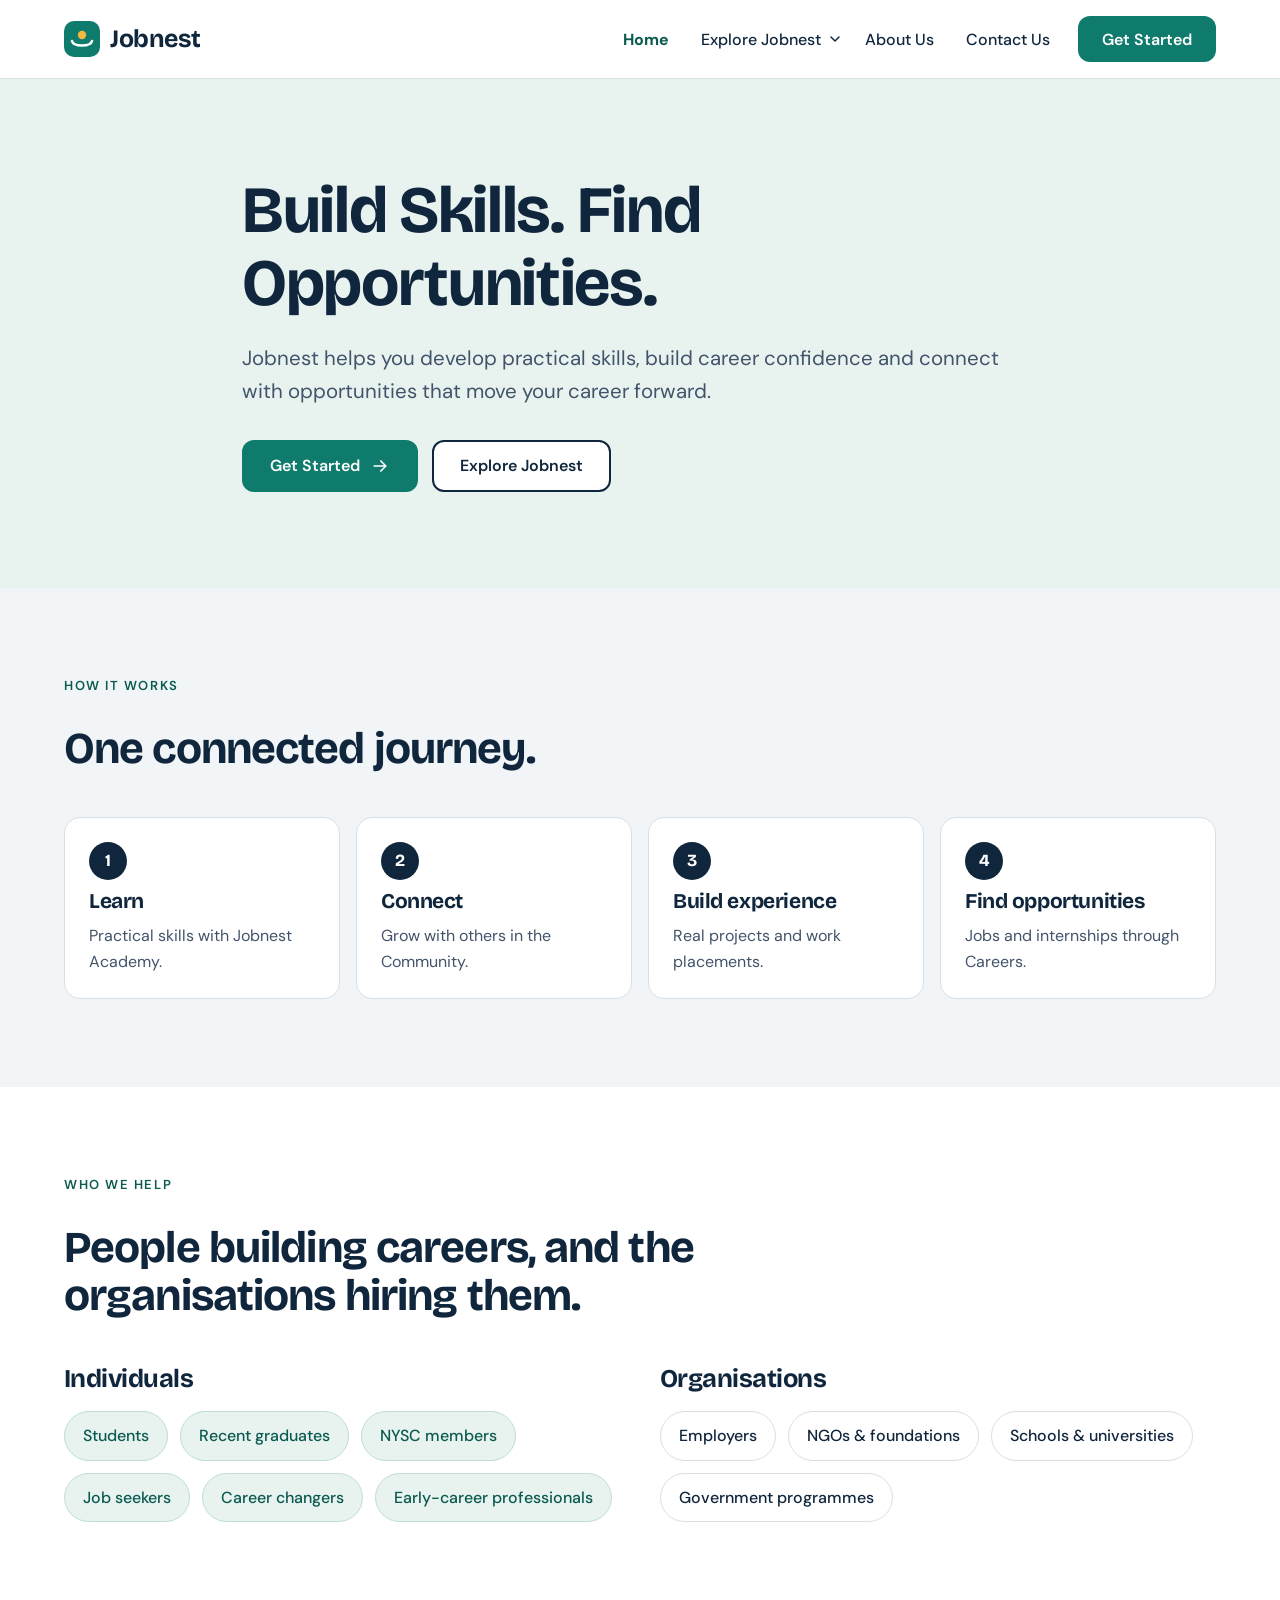
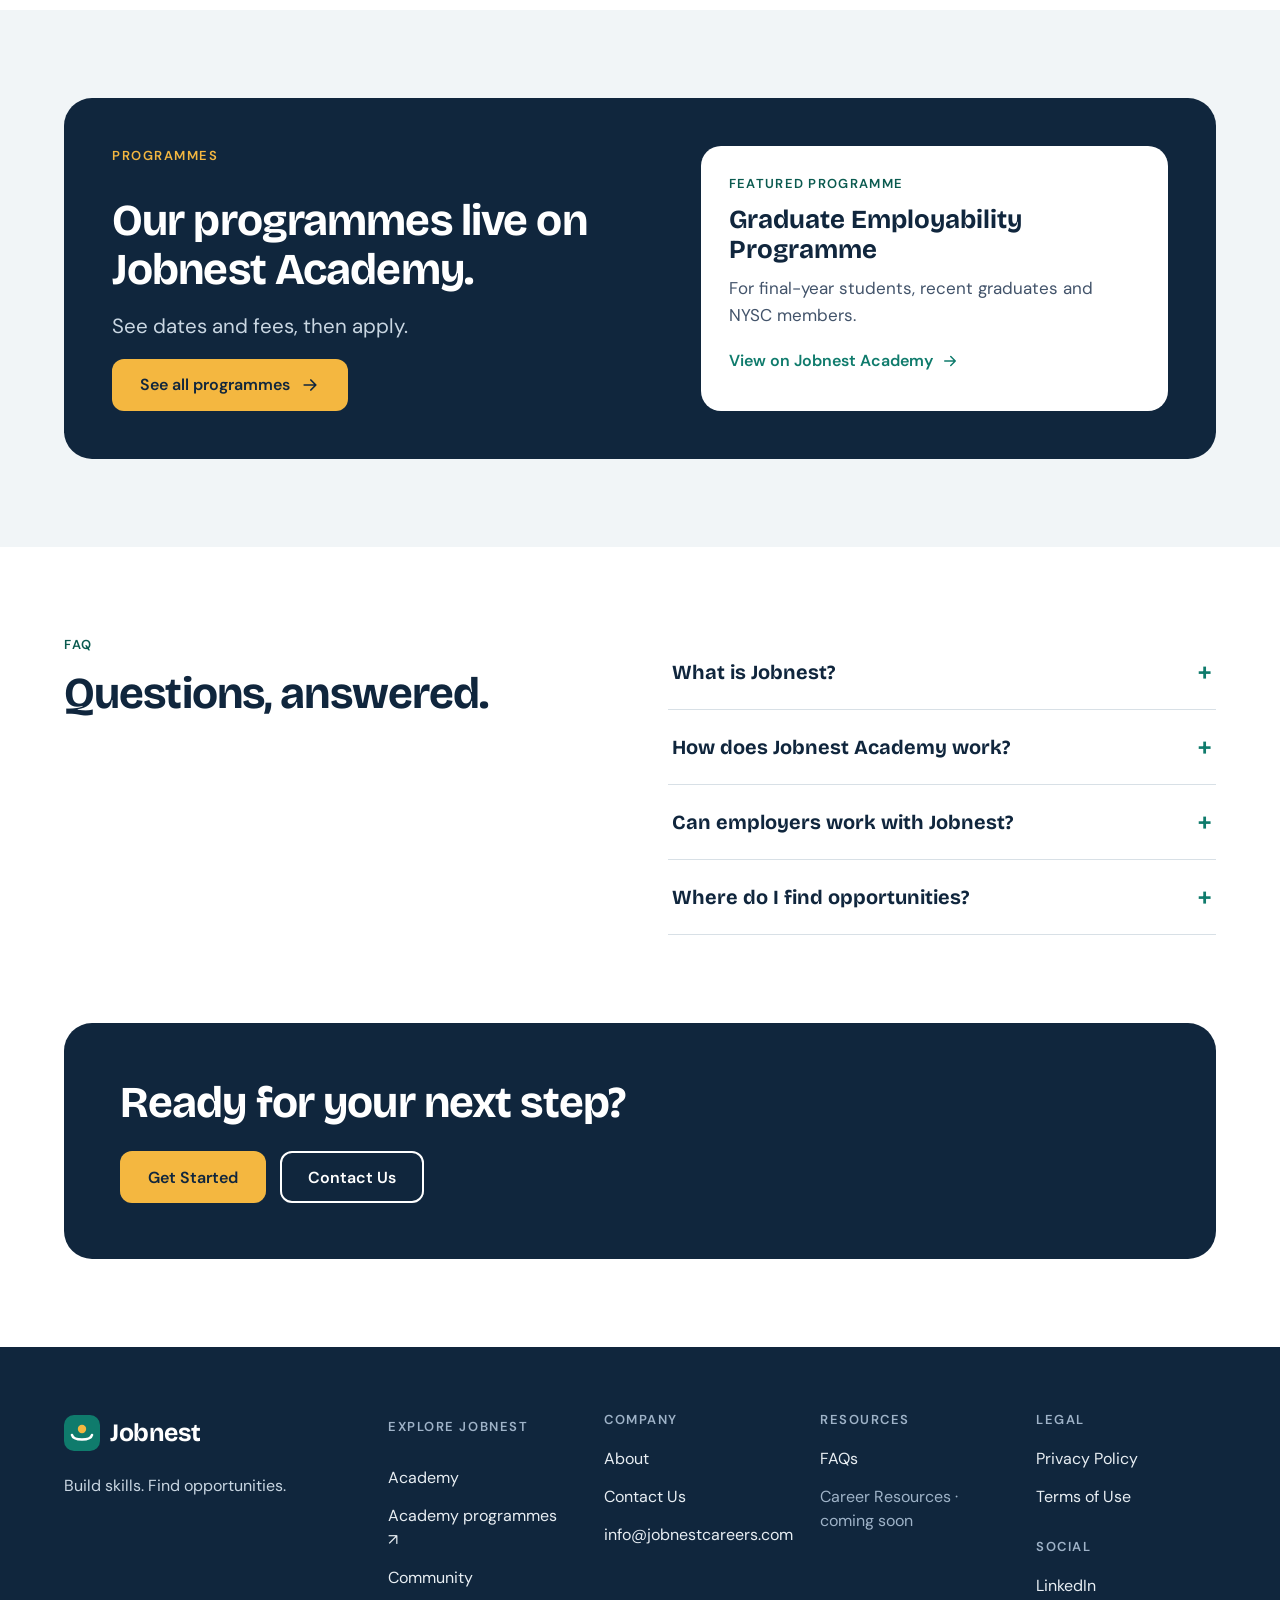
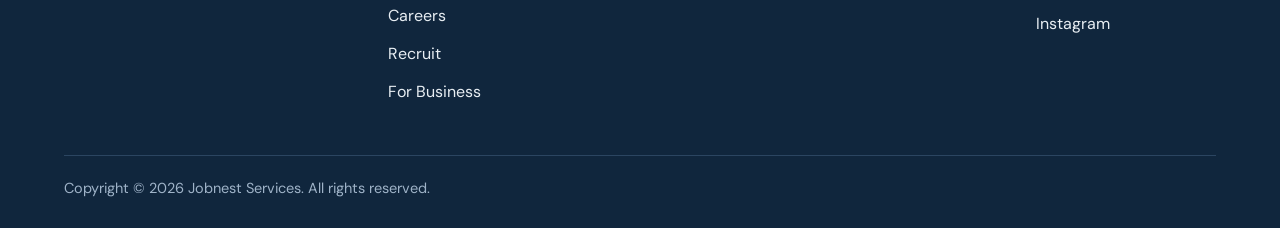
<file: website/index.html>
<!doctype html><html><head><meta charset=utf8><meta name=viewport content="width=device-width,initial-scale=1,viewport-fit=cover"><meta name="color-scheme" content="only light"><style>:root{color-scheme:only light;box-sizing:border-box;padding-top:env(safe-area-inset-top,0px);padding-bottom:env(safe-area-inset-bottom,0px)}html{scroll-padding-top:env(safe-area-inset-top,0px)}body{margin:0;padding:0;font:14px -apple-system,BlinkMacSystemFont,sans-serif;background:#fff;color:#000}img{max-width:100%}[hidden]:not([hidden=until-found i]){display:none!important}</style></head><body>
<title>Jobnest | Build Skills. Find Opportunities. Build Careers.</title>
<meta name="description" content="Jobnest helps students, graduates and early-career professionals in Nigeria build skills, find opportunities and build careers, and helps employers hire the right people.">
<meta property="og:title" content="Jobnest: Build Skills. Find Opportunities. Build Careers.">
<meta property="og:description" content="Learn with Jobnest Academy, connect with Jobnest Community, find opportunities and hire with Jobnest Recruit.">
<meta property="og:type" content="website">
<meta property="og:url" content="https://jobnestcareers.com/">
<meta name="theme-color" content="#10263D">
<link rel="icon" href="data:image/svg+xml,%3Csvg xmlns=%22http://www.w3.org/2000/svg%22 viewBox=%220 0 36 36%22%3E%3Crect width=%2236%22 height=%2236%22 rx=%2210%22 fill=%22%230F7B6C%22/%3E%3Cpath d=%22M8 20c1.5 6 18.5 6 20 0%22 fill=%22none%22 stroke=%22%23fff%22 stroke-width=%222.6%22 stroke-linecap=%22round%22/%3E%3Ccircle cx=%2218%22 cy=%2214%22 r=%224.2%22 fill=%22%23F4B740%22/%3E%3C/svg%3E">
<link rel="canonical" href="https://jobnestcareers.com/">

<meta name="claude:viewport-fit-sides" content="cover">
<link rel="preconnect" href="https://fonts.googleapis.com">
<link rel="preconnect" href="https://fonts.gstatic.com" crossorigin>
<link href="https://fonts.googleapis.com/css2?family=Bricolage+Grotesque:opsz,wght@12..96,600;12..96,700&family=DM+Sans:wght@400;500;600&display=swap" rel="stylesheet">
<style>
:root{color-scheme:light}
body{background:#fff;color:#10263D}

:root{color-scheme:light}
body{background:#fff;color:#10263D}
:root{--ink:#10263D;--mut:#42536A;--bg:#fff;--soft:#F1F5F7;--tint:#E8F3F0;--line:#D8E0E6;--brand:#0F7B6C;--brand-d:#0A5A4F;--gold:#F4B740;--navy:#10263D;--c-academy:#0F7B6C;--c-community:#B4432B;--c-careers:#1F5FBF;--c-recruit:#8A5A00;--c-business:#10263D;--r:16px;--pc:#0F7B6C}
.jn,.jn *{box-sizing:border-box}
.jn{font-family:'DM Sans',system-ui,sans-serif;color:var(--ink);background:var(--bg);font-size:17px;line-height:1.6;-webkit-font-smoothing:antialiased}
.jn h1,.jn h2,.jn h3,.jn h4{font-family:'Bricolage Grotesque','DM Sans',sans-serif;margin:0;line-height:1.1;letter-spacing:-.02em;font-weight:700}
.jn p{margin:0}
.jn ul,.jn ol{margin:0;padding:0;list-style:none}
.jn a{color:inherit}
.t-academy{--pc:var(--c-academy)}.t-community{--pc:var(--c-community)}.t-careers{--pc:var(--c-careers)}.t-recruit{--pc:var(--c-recruit)}.t-business{--pc:var(--c-business)}
/* Ecosystem boards retain the existing brand palette, with a soft matching tint. */
a.card.t-academy{background:color-mix(in srgb,var(--c-academy) 5%,#fff);border-color:color-mix(in srgb,var(--c-academy) 22%,#fff)}
a.card.t-community{background:color-mix(in srgb,var(--c-community) 5%,#fff);border-color:color-mix(in srgb,var(--c-community) 22%,#fff)}
a.card.t-careers{background:color-mix(in srgb,var(--c-careers) 5%,#fff);border-color:color-mix(in srgb,var(--c-careers) 22%,#fff)}
a.card.t-business{background:color-mix(in srgb,var(--c-business) 5%,#fff);border-color:color-mix(in srgb,var(--c-business) 22%,#fff)}
a.card.t-recruit{background:color-mix(in srgb,var(--c-recruit) 5%,#fff);border-color:color-mix(in srgb,var(--c-recruit) 22%,#fff)}
.wrap{width:100%;max-width:1216px;margin:0 auto;padding:0 32px}
.sec{padding:88px 0}.sec-soft{background:var(--soft)}.sec-tint{background:var(--tint)}
.sec-dark{background:var(--navy);color:#fff}.sec-dark .lead{color:#C9D6E2}.sec-dark .eyebrow{color:var(--gold)}
.sec-dark :focus-visible{outline-color:var(--gold)}
.eyebrow{font-size:13px;font-weight:600;letter-spacing:.12em;text-transform:uppercase;color:var(--brand-d);margin-bottom:14px;display:block}
.h1{font-size:clamp(38px,5.2vw,66px)}.hero.hero-sm{padding:40px 0 28px!important}.hero.hero-md{padding:56px 0 48px!important}.hero-md .h1{font-size:clamp(32px,4.4vw,54px);max-width:20ch}.hero-md .lead{margin-top:14px}.hero-md .eyebrow{margin-bottom:12px}.hero-sm .h1{font-size:clamp(28px,3.4vw,40px);max-width:none}.hero-sm .lead{margin-top:10px;font-size:18px}.hero-sm .eyebrow{margin-bottom:10px}.h2{font-size:clamp(30px,3.6vw,44px)}.h3{font-size:clamp(22px,2vw,26px)}
.lead{font-size:clamp(18px,1.6vw,21px);color:var(--mut);max-width:62ch}
.sec-head{display:flex;flex-direction:column;gap:14px;margin-bottom:44px;max-width:760px}
.mut{color:var(--mut)}
.btn{display:inline-flex;align-items:center;justify-content:center;gap:10px;min-height:52px;padding:0 26px;border-radius:12px;border:2px solid transparent;font:600 16px 'DM Sans',sans-serif;text-decoration:none;cursor:pointer;transition:background .15s,transform .15s,border-color .15s;text-align:center}
.btn svg{width:20px;height:20px;fill:none;stroke:currentColor;stroke-width:2;stroke-linecap:round;stroke-linejoin:round}
.btn-p{background:var(--brand);color:#fff}.btn-p:hover{background:var(--brand-d)}
/* Form submit buttons follow the colour of their ecosystem page. */
.form[data-fid="updates-academy"] .btn-p{background:var(--c-academy);color:#fff}
.form[data-fid="updates-academy"] .btn-p:hover{background:var(--brand-d)}
.form[data-fid="waitlist"] .btn-p{background:var(--c-community);color:#fff}
.form[data-fid="waitlist"] .btn-p:hover{background:var(--c-community)}
.form[data-fid="updates-careers"] .btn-p,
.form[data-fid="apply"] .btn-p{background:var(--c-careers);color:#fff}
.form[data-fid="updates-careers"] .btn-p:hover,
.form[data-fid="apply"] .btn-p:hover{background:var(--c-careers)}
.form[data-fid="recruit"] .btn-p{background:var(--c-recruit);color:#fff}
.form[data-fid="recruit"] .btn-p:hover{background:var(--c-recruit)}
.form[data-fid="business"] .btn-p{background:var(--c-business);color:#fff}
.form[data-fid="business"] .btn-p:hover{background:#203D5A}
.form[data-fid="contact"] .btn-p,
.form[data-fid="gep"] .btn-p{background:var(--brand);color:#fff}

.btn-s{background:#fff;color:var(--ink);border-color:var(--ink)}.btn-s:hover{background:var(--soft)}
.btn-g{background:var(--gold);color:var(--navy)}.btn-g:hover{background:#FFC857}
.btn-o{background:transparent;color:#fff;border-color:#fff}.btn-o:hover{background:rgba(255,255,255,.12)}
.btn[disabled]{opacity:.75;cursor:progress}
.btn-row{display:flex;flex-wrap:wrap;gap:14px}
.jn a:focus-visible,.jn button:focus-visible,.jn input:focus-visible,.jn select:focus-visible,.jn textarea:focus-visible,.jn summary:focus-visible{outline:3px solid #1F5FBF;outline-offset:3px;border-radius:10px}
.linkbtn{display:inline-flex;align-items:center;gap:8px;font-weight:600;color:var(--pc,var(--brand-d));text-decoration:none;min-height:44px;background:none;border:0;padding:0;cursor:pointer;font-size:16px;font-family:inherit}
.linkbtn:hover{text-decoration:underline}.linkbtn svg{width:18px;height:18px;fill:none;stroke:currentColor;stroke-width:2;stroke-linecap:round;stroke-linejoin:round}
.ico{width:48px;height:48px;border-radius:13px;display:grid;place-items:center;background:color-mix(in srgb,var(--pc) 12%,#fff);color:var(--pc);flex:none}
.ico svg{width:26px;height:26px;fill:none;stroke:currentColor;stroke-width:1.8;stroke-linecap:round;stroke-linejoin:round}
.grid{display:grid;gap:20px}.g2{grid-template-columns:repeat(auto-fit,minmax(min(100%,440px),1fr))}.g3{grid-template-columns:repeat(auto-fit,minmax(min(100%,320px),1fr))}.g4{grid-template-columns:repeat(auto-fit,minmax(min(100%,250px),1fr))}.g5{grid-template-columns:repeat(auto-fit,minmax(min(100%,210px),1fr))}
.card{background:#fff;border:1px solid var(--line);border-radius:var(--r);padding:28px;display:flex;flex-direction:column;gap:14px;color:var(--ink)}
.card h3{font-size:24px}.card p{color:var(--mut)}
a.card{text-decoration:none;transition:transform .18s,box-shadow .18s,border-color .18s}
a.card:hover{transform:translateY(-3px);box-shadow:0 14px 30px rgba(16,38,61,.12);border-color:var(--pc)}
.verb{font-size:13px;font-weight:600;letter-spacing:.1em;text-transform:uppercase;color:var(--pc)}
.chips{display:flex;flex-wrap:wrap;gap:12px}
.chip{display:inline-flex;align-items:center;gap:8px;padding:11px 18px;border-radius:999px;background:#fff;border:1px solid var(--line);font-weight:500;font-size:16px}
.chip-b{background:var(--tint);border-color:#BFDDD6;color:var(--brand-d)}
.badge{display:inline-flex;align-items:center;gap:6px;padding:4px 12px;border-radius:999px;font-size:13px;font-weight:600;background:#FFF4D6;color:#6B4A00}
.badge-n{background:var(--soft);color:var(--mut)}
.phx{background:#FFF4D6;color:#6B4A00;border-radius:6px;padding:1px 8px;font-size:.92em;font-weight:500}
.ph{border:2px dashed #8FA0B3;border-radius:var(--r);padding:32px;color:var(--mut);display:flex;flex-direction:column;gap:10px;align-items:flex-start;background:#fff}
.crumbs{display:flex;flex-wrap:wrap;gap:8px;font-size:15px;color:var(--mut);margin-bottom:22px}
.crumbs li:not(:last-child)::after{content:"/";margin-left:8px;color:#8FA0B3}
.crumbs a{color:var(--mut)}.crumbs [aria-current]{color:var(--ink);font-weight:600}
/* nav */
.nav{background:#fff;border-bottom:1px solid var(--line)}
.nav-in{display:flex;align-items:center;justify-content:space-between;min-height:78px;gap:24px}
.logo{display:inline-flex;align-items:center;gap:10px;font-family:'Bricolage Grotesque',sans-serif;font-weight:700;font-size:25px;letter-spacing:-.02em;text-decoration:none;color:var(--ink);min-height:44px}
.logo svg{width:36px;height:36px}
.nav-links{display:flex;align-items:center;gap:4px}
.nav-link{display:inline-flex;align-items:center;gap:6px;min-height:44px;padding:0 14px;border-radius:10px;font:500 16px 'DM Sans',sans-serif;color:var(--ink);text-decoration:none;background:none;border:0;cursor:pointer}
.nav-link:hover{background:var(--soft)}.nav-link.on{color:var(--brand-d);font-weight:700}
.nav-link svg{width:16px;height:16px;fill:none;stroke:currentColor;stroke-width:2.2;stroke-linecap:round;stroke-linejoin:round}
.nav-split{display:inline-flex;align-items:center}
.nav-split .nav-link:first-child{padding-right:4px}.nav-split .chev{padding:0 10px}
.nav-cta{margin-left:10px;min-height:46px;padding:0 22px}
.nav-toggle{display:none;min-height:46px;min-width:46px;border-radius:10px;border:1.5px solid var(--line);background:#fff;align-items:center;justify-content:center;cursor:pointer;color:var(--ink)}
.nav-toggle svg{width:24px;height:24px;fill:none;stroke:currentColor;stroke-width:2;stroke-linecap:round}
.mega{border-top:1px solid var(--line);background:#fff;box-shadow:0 24px 40px rgba(16,38,61,.1)}
.mega-grid{display:grid;grid-template-columns:repeat(5,minmax(0,1fr));gap:12px;padding:24px 0 12px}
.mega-item{display:flex;flex-direction:column;gap:10px;padding:18px;border-radius:14px;text-decoration:none;border:1px solid transparent;color:var(--ink)}
.mega-item:hover{background:var(--soft);border-color:var(--line)}
.mega-item strong{font-family:'Bricolage Grotesque',sans-serif;font-size:19px;line-height:1.2}
.mega-item span.d{font-size:15px;color:var(--mut);line-height:1.5}
.mega-foot{padding:6px 0 22px}
.pillar-bar{background:var(--soft);border-bottom:1px solid var(--line)}
.pillar-bar-in{display:flex;flex-wrap:wrap;align-items:center;gap:6px 6px;min-height:52px;padding:6px 0}
.pillar-bar .lbl{font-size:13px;font-weight:600;letter-spacing:.08em;text-transform:uppercase;color:var(--mut);margin-right:10px}
.pb-link{display:inline-flex;align-items:center;gap:8px;min-height:40px;padding:0 14px;border-radius:999px;text-decoration:none;font-weight:500;font-size:15px;color:var(--ink)}
.pb-link:hover{background:#fff}.pb-link.on{background:var(--pc);color:#fff;font-weight:600}
.pb-link i{width:9px;height:9px;border-radius:50%;background:var(--pc);display:inline-block}.pb-link.on i{background:#fff}
.mob{display:none;border-top:1px solid var(--line);background:#fff;padding:12px 0 24px}
.mob a.m,.mob button.m{display:flex;align-items:center;justify-content:space-between;width:100%;min-height:52px;padding:0 4px;font:600 18px 'DM Sans',sans-serif;color:var(--ink);text-decoration:none;background:none;border:0;border-bottom:1px solid var(--line);cursor:pointer;text-align:left}
.mob .sub{padding:6px 0 10px;display:flex;flex-direction:column}
.mob .sub a{display:flex;gap:14px;align-items:center;padding:12px 4px;text-decoration:none;color:var(--ink);min-height:56px}
.mob .sub a b{display:block;font-size:17px}.mob .sub a small{display:block;color:var(--mut);font-size:14px;line-height:1.4}
.mob .btn{width:100%;margin-top:18px}
@media(max-width:920px){.nav-links{display:none}.nav-toggle{display:inline-flex}.mega{display:none}.mob.open{display:block}.nav-in{min-height:68px}}
@media(max-width:1100px){.mega-grid{grid-template-columns:repeat(3,minmax(0,1fr))}}
/* hero */
.hero{background:var(--tint);padding:72px 0 88px}
.hero-grid{display:grid;grid-template-columns:minmax(0,1.15fr) minmax(0,1fr);gap:56px;align-items:center}
.hero .lead{margin:22px 0 32px}
.hero-art{background:var(--pc);color:#fff;border-radius:28px;min-height:360px;padding:36px;display:flex;flex-direction:column;justify-content:flex-end;position:relative;overflow:hidden}
.hero-art .big{position:absolute;top:-10px;right:-10px;width:260px;height:260px;fill:none;stroke:#fff;stroke-width:1.2;opacity:.18}
.hero-art .v{font-family:'Bricolage Grotesque',sans-serif;font-weight:700;font-size:clamp(48px,6vw,80px);line-height:1;letter-spacing:-.03em}
.hero-art .s{font-size:18px;margin-top:8px;opacity:.95}
@media(max-width:900px){.hero-grid{grid-template-columns:1fr;gap:36px}.hero{padding:48px 0 56px}.hero-art{min-height:240px}}
.path{background:#fff;border-radius:24px;padding:12px;border:1px solid #BFDDD6;box-shadow:0 18px 40px rgba(16,38,61,.1)}
.path h2{font-size:20px;padding:16px 16px 6px}
.path .grp{font-size:12px;font-weight:600;letter-spacing:.12em;text-transform:uppercase;color:var(--mut);padding:12px 16px 4px}
.path-row{display:flex;align-items:center;gap:14px;padding:12px 16px;border-radius:14px;text-decoration:none;color:var(--ink);min-height:68px}
.path-row:hover{background:var(--soft)}
.path-row .t{flex:1;line-height:1.3}.path-row .t b{display:block;font-size:17px}.path-row .t small{font-size:14px;color:var(--mut)}
.path-row .ar{width:20px;height:20px;fill:none;stroke:var(--mut);stroke-width:2;stroke-linecap:round;stroke-linejoin:round}
/* flow, steps */
.flow{display:flex;flex-wrap:wrap;gap:10px 14px;align-items:center}
.flow li{display:flex;align-items:center;gap:14px;font-family:'Bricolage Grotesque',sans-serif;font-weight:700;font-size:clamp(20px,2.4vw,28px)}
.flow li:not(:last-child)::after{content:"→";color:var(--brand);font-weight:500}
.steps{display:grid;grid-template-columns:repeat(auto-fit,minmax(min(100%,220px),1fr));gap:16px}
.step{background:#fff;border:1px solid var(--line);border-radius:var(--r);padding:24px;display:flex;flex-direction:column;gap:10px}
.step .n{width:38px;height:38px;border-radius:50%;background:var(--navy);color:#fff;display:grid;place-items:center;font:700 17px 'Bricolage Grotesque',sans-serif}
.step h3{font-size:21px}.step p{color:var(--mut);font-size:16px}
.tl{display:grid}
.tl-i{display:grid;grid-template-columns:48px minmax(0,1fr);gap:20px;position:relative;padding-bottom:20px}
.tl-i:not(:last-child)::before{content:"";position:absolute;left:23px;top:50px;bottom:-2px;width:2px;background:var(--line)}
.tl-n{width:48px;height:48px;border-radius:50%;background:var(--brand);color:#fff;display:grid;place-items:center;font:700 19px 'Bricolage Grotesque',sans-serif;position:relative}
.tl-c{background:#fff;border:1px solid var(--line);border-radius:var(--r);padding:20px 24px}
.tl-c h3{font-size:21px;margin-bottom:4px}.tl-c p{color:var(--mut);font-size:16px}
.two{display:grid;grid-template-columns:minmax(0,1fr) minmax(0,1fr);gap:56px;align-items:start}
@media(max-width:860px){.two{grid-template-columns:1fr!important;gap:32px}.sec{padding:56px 0}.wrap{padding:0 16px}}
.list-check li{display:flex;gap:12px;padding:8px 0;align-items:flex-start}
.list-check svg{width:22px;height:22px;flex:none;margin-top:3px;fill:none;stroke:var(--brand);stroke-width:2.4;stroke-linecap:round;stroke-linejoin:round}
.eco{display:grid;grid-template-columns:repeat(5,minmax(0,1fr));gap:20px;background:#fff;border:1px solid var(--line);border-radius:28px;padding:28px}
.eco-l{font-size:13px;font-weight:600;letter-spacing:.1em;text-transform:uppercase;color:var(--mut);padding-bottom:10px;border-bottom:2px solid var(--line)}
.eco-l1{grid-column:span 3}.eco-l2{grid-column:span 2}
@media(max-width:1100px){.eco{grid-template-columns:1fr}.eco-l1,.eco-l2{grid-column:auto}}
.bridge{display:flex;gap:18px;align-items:center;flex-wrap:wrap;justify-content:space-between;background:var(--navy);color:#fff;border-radius:20px;padding:24px 28px;margin-top:20px}
/* faq */
details.faq{border-bottom:1px solid var(--line)}
details.faq summary{list-style:none;cursor:pointer;display:flex;justify-content:space-between;align-items:center;gap:16px;padding:22px 4px;min-height:60px;font:700 20px 'Bricolage Grotesque',sans-serif}
details.faq summary::-webkit-details-marker{display:none}
details.faq summary::after{content:"+";font-size:30px;color:var(--brand);font-weight:500;line-height:1}
details.faq[open] summary::after{content:"–"}
.faq-a{padding:0 4px 26px;color:var(--mut);max-width:70ch}
/* cta band */
.cta-band{background:var(--navy);color:#fff;border-radius:28px;padding:56px;display:flex;flex-direction:column;gap:24px;align-items:flex-start}
.cta-band h2{max-width:20ch}
@media(max-width:700px){.cta-band{padding:32px 22px;border-radius:20px}}
/* forms */
.fcta{display:flex;align-items:center}
.fm{position:fixed;inset:0;z-index:100;display:grid;place-items:center;padding:16px}
.fm-bg{position:absolute;inset:0;background:rgba(16,38,61,.55);animation:fmIn .15s ease-out}
.fm-box{position:relative;width:min(720px,100%);max-height:calc(100dvh - 32px);overflow:auto;background:#fff;border-radius:24px;padding:28px;box-shadow:0 24px 60px rgba(0,0,0,.3);animation:fmUp .2s ease-out}
.fm-box .formcard{border:0;box-shadow:none;padding:0}
.fm-box,.fm-box *{box-sizing:border-box}.fm-box .form{min-width:0}
@media(max-width:700px){.fm-box .form{grid-template-columns:1fr!important}.fm-box .field{grid-column:auto!important}}
.fm-x{position:absolute;top:14px;right:14px;width:40px;height:40px;border:0;border-radius:50%;background:#F1F4F7;display:grid;place-items:center;cursor:pointer}
.fm-x svg{width:18px;height:18px;stroke:#10263D;stroke-width:2.2;fill:none}
body.fm-open{overflow:hidden}
@keyframes fmIn{from{opacity:0}}@keyframes fmUp{from{opacity:0;transform:translateY(16px)}}
@media(max-width:700px){.fm{padding:0;place-items:end stretch}.fm-box{border-radius:22px 22px 0 0;max-height:92dvh;padding:22px 18px calc(22px + env(safe-area-inset-bottom,0px))}}
@media(prefers-reduced-motion:reduce){.fm-bg,.fm-box{animation:none}}
.formcard{background:#fff;border:1px solid var(--line);border-radius:24px;padding:36px;box-shadow:0 10px 30px rgba(16,38,61,.06)}
@media(max-width:700px){.formcard{padding:22px 18px}}
.form{display:grid;grid-template-columns:repeat(2,minmax(0,1fr));gap:20px}
.form .full{grid-column:1/-1}
@media(max-width:640px){.form{grid-template-columns:minmax(0,1fr)}}
.field{display:flex;flex-direction:column;gap:7px}
.field label{font-weight:600;font-size:15px}.req{color:#B4231A}.opt{font-weight:400;color:var(--mut)}
.jn input[type=text],.jn input[type=email],.jn select,.jn textarea{font:400 17px 'DM Sans',sans-serif;min-height:52px;padding:12px 14px;border:1.5px solid #7B8DA1;border-radius:10px;background:#fff;color:var(--ink);width:100%}
.jn textarea{min-height:124px;resize:vertical}
.jn input[type=text]:focus,.jn input[type=email]:focus,.jn select:focus,.jn textarea:focus{border-color:var(--brand);box-shadow:0 0 0 4px rgba(15,123,108,.2)}
.jn [aria-invalid="true"]{border-color:#B4231A!important;background:#FFF7F6}
.err{color:#B4231A;font-size:15px;font-weight:500}
.hint{font-size:14.5px;color:var(--mut)}
.alert{display:flex;gap:12px;padding:16px 18px;border-radius:12px;border:1px solid;align-items:flex-start;margin-bottom:22px}
.alert svg{width:22px;height:22px;flex:none;margin-top:2px;fill:none;stroke:currentColor;stroke-width:2;stroke-linecap:round;stroke-linejoin:round}
.alert-err{background:#FFF1EF;border-color:#E6A39B;color:#7A1710}
.alert-warn{background:#FFF8E5;border-color:#E8C26A;color:#5E4300}
.alert-ok{background:#E7F5F1;border-color:#9BD0C4;color:#0A4A41}
.sim{display:flex;gap:10px;align-items:center;font-size:14.5px;color:var(--mut);border:1px dashed #8FA0B3;border-radius:10px;padding:10px 14px}
.sim input{width:20px;height:20px;accent-color:var(--brand)}
.spin{width:18px;height:18px;border-radius:50%;border:3px solid rgba(255,255,255,.4);border-top-color:#fff;animation:jspin .8s linear infinite}
@keyframes jspin{to{transform:rotate(360deg)}}
.success{display:flex;flex-direction:column;gap:16px;align-items:flex-start;padding:12px 0}
.success .tick{width:60px;height:60px;border-radius:50%;background:var(--tint);color:var(--brand-d);display:grid;place-items:center}
.success .tick svg{width:30px;height:30px;fill:none;stroke:currentColor;stroke-width:2.6;stroke-linecap:round;stroke-linejoin:round}
.filters{display:grid;grid-template-columns:repeat(3,minmax(0,1fr));gap:16px;background:#fff;border:1px solid var(--line);border-radius:var(--r);padding:22px}
@media(max-width:800px){.filters{grid-template-columns:1fr}}
.opp{display:flex;flex-direction:column;gap:16px;background:#fff;border:1px solid var(--line);border-radius:var(--r);padding:26px}
.opp dl{display:grid;grid-template-columns:repeat(auto-fit,minmax(min(100%,200px),1fr));gap:12px 20px;margin:0}
.opp dt{font-size:13px;font-weight:600;letter-spacing:.06em;text-transform:uppercase;color:var(--mut)}.opp dd{margin:0}
.foot{background:var(--navy);color:#E8EEF3;padding:64px 0 28px;font-family:'DM Sans',system-ui,sans-serif;font-size:16px;line-height:1.5}
.foot,.foot *{box-sizing:border-box}
.foot-grid{display:grid;grid-template-columns:1.6fr repeat(4,minmax(0,1fr));gap:36px}
@media(max-width:1000px){.foot-grid{grid-template-columns:repeat(2,minmax(0,1fr))}}
@media(max-width:560px){.foot-grid{grid-template-columns:1fr}}
.foot h4{font:600 13px 'DM Sans',sans-serif;letter-spacing:.12em;text-transform:uppercase;color:#9FB3C8;margin:0 0 12px}
.foot ul{list-style:none;margin:0;padding:0}
.foot a{color:#E8EEF3;text-decoration:none;display:inline-block;padding:7px 0;min-height:36px}
.foot a:hover{text-decoration:underline}.foot a:focus-visible{outline:3px solid var(--gold);outline-offset:3px}
.foot .dim{color:#9FB3C8;display:inline-block;padding:7px 0}
.foot .logo{color:#fff;display:inline-flex;align-items:center;gap:10px;padding:0;min-height:44px}.foot p{margin:0}
@media(min-width:1001px){.steps5{grid-template-columns:repeat(5,minmax(0,1fr))}}
.foot-base{border-top:1px solid #2B4561;margin-top:44px;padding-top:22px;color:#9FB3C8;font-size:14.5px;display:flex;flex-wrap:wrap;gap:8px 24px;justify-content:space-between}
.more h2{font-size:clamp(26px,3vw,36px)}
.acad-band{display:grid;grid-template-columns:minmax(0,1.2fr) minmax(0,1fr);gap:28px;align-items:center;background:var(--navy);color:#fff;border-radius:28px;padding:48px}
.acad-band-l{display:flex;flex-direction:column;gap:16px;align-items:flex-start}.acad-band .lead{color:#C9D6E2}
.acad-feat{display:flex;flex-direction:column;gap:10px;background:#fff;color:var(--ink);border-radius:20px;padding:28px;text-decoration:none;transition:transform .18s,box-shadow .18s}
.acad-feat:hover{transform:translateY(-3px);box-shadow:0 14px 30px rgba(0,0,0,.25)}
.acad-feat strong{display:block;font-family:'Bricolage Grotesque',sans-serif;font-size:26px;line-height:1.15;color:var(--ink)}
@media(max-width:860px){.acad-band{grid-template-columns:1fr;padding:28px 20px;border-radius:20px}}

.wrap{padding-left:max(32px,env(safe-area-inset-left,0px));padding-right:max(32px,env(safe-area-inset-right,0px))}
@media(max-width:860px){.wrap{padding-left:max(16px,env(safe-area-inset-left,0px));padding-right:max(16px,env(safe-area-inset-right,0px))}}
.pg p+p{margin-top:16px}
.card.tm{display:flex;flex-direction:row;gap:18px;align-items:center;text-align:left;padding:20px}.tm>div{min-width:0}
.tm h3{margin:0 0 4px}.tm p{margin:0;color:var(--mut)}
.photo{position:relative;flex:none;width:84px;height:84px;border-radius:50%;overflow:hidden;background:var(--tint);display:grid;place-items:center;border:2px solid var(--line)}
.photo img{width:100%;height:100%;object-fit:cover;display:block}
.av{font-family:'Bricolage Grotesque',sans-serif;font-weight:700;font-size:26px;color:var(--brand-d)}
.cam{position:absolute;right:2px;bottom:2px;width:24px;height:24px;border-radius:50%;background:var(--brand);color:#fff;display:grid;place-items:center;font-size:16px;line-height:1}
.sr{position:absolute;width:1px;height:1px;overflow:hidden;clip:rect(0 0 0 0)}
.fi{position:absolute;inset:0;opacity:0;cursor:pointer;width:100%;height:100%}
.photo:focus-within{outline:3px solid var(--gold);outline-offset:2px}
body{margin:0}
.jn a.btn-p{color:#fff}
.opp dl>*,.opp dd,.opp dt{min-width:0;overflow-wrap:anywhere}
.chips{max-width:100%}.chip{max-width:100%;white-space:normal}
@media(max-width:560px){
.btn-row{flex-direction:column;align-items:stretch}
.btn-row .btn{width:100%;justify-content:center;text-align:center}
.card.tm{padding:16px;gap:14px}.photo{width:72px;height:72px}
.cta-band{padding:32px 20px}
}

/* audit fixes */
.jn a.btn-g{color:var(--navy)}
.sec-dark .card h3,.sec-dark .card .h3{color:var(--ink)}
.sec-dark .card p{color:var(--mut)}
figcaption .ico{color:var(--ink)}
.jn a.btn-p{color:#fff}
.crumbs a{display:inline-block;padding:10px 2px;margin:-10px 0}
.skip{position:absolute;left:-9999px;top:0;background:var(--navy);color:#fff;padding:12px 18px;z-index:100;border-radius:0 0 8px 0;font-weight:600}
.skip:focus{left:0}
#main:focus{outline:none}
.strip{display:grid;grid-template-columns:repeat(6,minmax(0,1fr));gap:24px 16px;list-style:none;padding:0;margin:0}
.strip li{text-align:center}.strip img{width:104px;height:104px;max-width:100%;border-radius:50%;object-fit:cover;border:2px solid var(--line);margin:0 auto 12px;display:block}
.strip b{display:block;font-family:'Bricolage Grotesque',sans-serif;font-size:18px;color:var(--ink)}.strip span{display:block;font-size:14px;line-height:1.4;color:var(--mut);margin-top:2px}
@media(max-width:900px){.strip{grid-template-columns:repeat(3,minmax(0,1fr))}}@media(max-width:520px){.strip{grid-template-columns:repeat(2,minmax(0,1fr))}.strip img{width:88px;height:88px}}
@keyframes rise{from{opacity:0;transform:translateY(16px)}to{opacity:1;transform:none}}
@keyframes fadein{from{opacity:0;transform:translateY(8px)}to{opacity:1;transform:none}}
.hero-grid>div:first-child>*{animation:rise .7s ease both}.hero-grid>div:first-child>*:nth-child(2){animation-delay:.08s}.hero-grid>div:first-child>*:nth-child(3){animation-delay:.16s}.hero-grid>div:first-child>*:nth-child(4){animation-delay:.24s}.hero-grid>div:first-child>*:nth-child(5){animation-delay:.32s}
#stories figure{animation:fadein .5s ease both}
html.js-rv .rv{transition:opacity .65s ease,transform .65s ease}html.js-rv .rv:not(.in){opacity:0;transform:translateY(24px)}
@media print{html.js-rv .rv:not(.in){opacity:1!important;transform:none!important}}
@media (prefers-reduced-motion:reduce){*{animation:none!important;transition:none!important;scroll-behavior:auto!important}}
</style>
<a class="skip" href="#main-content" data-scroll="main">Skip to main content</a>
<div class="jn" id="app">
<div id="nav"></div>
<main id="main" tabindex="-1"></main>
<div id="foot"></div>
</div>

<!-- Netlify form declaration for detection at deploy time. Hidden; does not change the website appearance. -->
<form name="jobnest-enquiries" method="POST" data-netlify="true" netlify-honeypot="bot-field" hidden>
  <input type="hidden" name="form-name" value="jobnest-enquiries">
  <input type="hidden" name="form_type">
  <p><label>Leave this field empty: <input name="bot-field"></label></p>
  <input name="name"><input name="email"><input name="phone"><input name="type"><input name="message">
  <input name="org"><input name="contact"><input name="role"><input name="positions"><input name="skills"><input name="level"><input name="location"><input name="arr"><input name="timeline"><input name="info">
  <input name="industry"><input name="size"><input name="support"><input name="hiring"><input name="dev"><input name="status"><input name="goal"><input name="note"><input name="who"><input name="area"><input name="budget"><input name="interest"><input name="intro"><input name="availability"><input name="link">
</form>
<script>
(function () {
'use strict';
var ICON = {
  academy: "M22 10 12 5 2 10l10 5 10-5zM6 12v5c3 2 9 2 12 0v-5",
  community: "M16 21v-2a4 4 0 0 0-4-4H6a4 4 0 0 0-4 4v2M9 11a4 4 0 1 0 0-8 4 4 0 0 0 0 8zM22 21v-2a4 4 0 0 0-3-3.9M16 3.1a4 4 0 0 1 0 7.8",
  careers: "M11 19a8 8 0 1 0 0-16 8 8 0 0 0 0 16zM21 21l-4.3-4.3",
  recruit: "M16 21v-2a4 4 0 0 0-4-4H6a4 4 0 0 0-4 4v2M9 11a4 4 0 1 0 0-8 4 4 0 0 0 0 8zM16 11l2 2 4-4",
  business: "M3 21h18M5 21V7l7-4 7 4v14M9 9h2M13 9h2M9 13h2M13 13h2M10 21v-4h4v4"
};
var P = [
  { k: 'academy', n: 'Jobnest Academy', s: 'Academy', v: 'Learn', d: 'Learn practical skills, develop workplace confidence and become work-ready.', h: 'Practical skills, workplace confidence and work-readiness.', c: 'Explore Jobnest Academy' },
  { k: 'community', n: 'Jobnest Community', s: 'Community', v: 'Connect', d: 'Connect, learn and grow with others.', h: 'Relationships, peer support and shared learning.', c: 'Join the Community' },
  { k: 'careers', n: 'Jobnest Careers', s: 'Careers', v: 'Find', d: 'Discover jobs and career opportunities.', h: 'Jobs, internships, graduate programmes and other opportunities.', c: 'Find Opportunities' },
  { k: 'recruit', n: 'Jobnest Recruit', s: 'Recruit', v: 'Match', d: 'Find and connect with suitable talent.', h: 'Recruitment and talent matching for employers.', c: 'Hire Talent' },
  { k: 'business', n: 'Jobnest for Business', s: 'For Business', v: 'Build', d: 'Talent, recruitment and workforce solutions for organisations.', h: 'Talent, recruitment and workforce development solutions.', c: 'Talk to Jobnest' }
];
var SAY = { academy: 'I want to learn', community: 'I want to connect', careers: 'I want opportunities', recruit: 'I need to hire', business: 'I need broader talent support' };
var FOUNDER = '[data-uri]';
var S = { menu: false, mob: false, mobx: false, story: 0, appr: 0, otype: 'All', okw: '', photos: {}, forms: {} };

function $(s) { return document.querySelector(s); }
var AR = '<svg viewBox="0 0 24 24" aria-hidden="true"><path d="M5 12h14M13 6l6 6-6 6"/></svg>';
function svg(d, cls) { return '<svg ' + (cls ? 'class="' + cls + '" ' : '') + 'viewBox="0 0 24 24" aria-hidden="true"><path d="' + d + '"/></svg>'; }
function ico(k, st) { return '<span class="ico"' + (st ? ' style="' + st + '"' : '') + '>' + svg(ICON[k]) + '</span>'; }
function pil(k) { return P.filter(function (p) { return p.k === k; })[0]; }
function ph(t) { return '<span class="phx">' + t + '</span>'; }
/* Programme buttons open the Jobnest Academy site, which lists every programme. */
var ACAD_URL = 'https://academy.jobnestcareers.com';
// When the Community opens, set COMMUNITY_LIVE to true. "I want to connect" on Get Started then goes to the Community instead of the waitlist.
var COMMUNITY_LIVE = false;
var COMMUNITY_URL = '#community';
// Where each "Get Started" option goes. '!form' opens that pop-up form.
var START_TO = { academy: ACAD_URL, community: COMMUNITY_LIVE ? COMMUNITY_URL : '!waitlist', careers: '#opportunities', recruit: '!recruit', business: '!business' };
var ACAD = { programmes: ACAD_URL, gep: ACAD_URL };
function btn(label, to, cls, st, arrow) {
  cls = cls || 'btn-p';
  if (ACAD[to]) return '<a class="btn ' + cls + '" href="' + ACAD[to] + '" target="_blank" rel="noopener" style="' + (st || '') + '">' + label + (arrow ? AR : '') + '</a>';
  if (to.charAt(0) === '!') return '<a class="btn ' + cls + '" href="#" data-act="modal" data-arg="' + to.slice(1) + '" style="' + (st || '') + '">' + label + (arrow ? AR : '') + '</a>';
  if (to.charAt(0) === '@') return '<a class="btn ' + cls + '" href="#" data-scroll="' + to.slice(1) + '" style="' + (st || '') + '">' + label + '</a>';
  return '<a class="btn ' + cls + '" href="#' + to + '" style="' + (st || '') + '">' + label + (arrow ? AR : '') + '</a>';
}
function crumbs() { return ''; }
function pHero(o) {
  return '<header class="hero"' + (o.bg ? ' style="background:' + o.bg + '"' : '') + '><div class="wrap hero-grid"><div>' + crumbs(o.crumbs) +
    '<span class="eyebrow"' + (o.color ? ' style="color:' + o.color + '"' : '') + '>' + o.eyebrow + '</span><h1 class="h1">' + o.h1 + '</h1><p class="lead">' + o.lead + '</p><div class="btn-row">' + o.btns + '</div></div>' +
    '<div class="hero-art" role="img" aria-label="' + o.alt + '" style="background:' + (o.icon === 'academy' ? 'var(--c-academy)' : o.icon === 'community' ? 'var(--c-community)' : o.icon === 'careers' ? 'var(--c-careers)' : o.icon === 'recruit' ? 'var(--c-recruit)' : o.icon === 'business' ? 'var(--c-business)' : 'var(--brand)') + '">' + svg(ICON[o.icon], 'big') + '<span class="v">' + o.v + '</span><span class="s">' + o.s + '</span></div></div></header>';
}
function pageHead(o) {
  if (o.compact) return '<header class="hero ' + (o.compact === 'md' ? 'hero-md' : 'hero-sm') + '"><div class="wrap"><span class="eyebrow">' + o.eyebrow + '</span><h1 class="h1">' + o.h1 + '</h1>' + (o.lead ? '<p class="lead">' + o.lead + '</p>' : '') + '</div></header>';
  return '<header class="hero"' + (o.bg ? ' style="background:' + o.bg + ';' + (o.pb ? 'padding-bottom:' + o.pb : '') + '"' : (o.pb ? ' style="padding-bottom:' + o.pb + '"' : '')) + '><div class="wrap">' + crumbs(o.crumbs) +
    '<span class="eyebrow"' + (o.color ? ' style="color:' + o.color + '"' : '') + '>' + o.eyebrow + '</span><h1 class="h1"' + (o.w ? ' style="max-width:' + o.w + '"' : '') + '>' + o.h1 + '</h1>' + (o.lead ? '<p class="lead" style="margin-top:22px">' + o.lead + '</p>' : '') + '</div></header>';
}
function sechead(eb, h, lead, color) {
  return '<div class="sec-head"><span class="eyebrow"' + (color ? ' style="color:' + color + '"' : '') + '>' + eb + '</span><h2 class="h2">' + h + '</h2>' + (lead ? '<p class="lead">' + lead + '</p>' : '') + '</div>';
}
function wrapSec(inner, cls, st, id) { return '<section class="sec ' + (cls || '') + '"' + (st ? ' style="' + st + '"' : '') + (id ? ' id="' + id + '"' : '') + '><div class="wrap">' + inner + '</div></section>'; }

/* ---------- navigation ---------- */
function navHTML(active, pillar) {
  var cur = active, h = '<header class="nav"><div class="wrap nav-in"><a class="logo" href="#home" aria-label="Jobnest home"><svg viewBox="0 0 36 36" aria-hidden="true"><rect width="36" height="36" rx="10" fill="#0F7B6C"/><path d="M8 20c1.5 6 18.5 6 20 0" fill="none" stroke="#fff" stroke-width="2.6" stroke-linecap="round"/><circle cx="18" cy="14" r="4.2" fill="#F4B740"/></svg>Jobnest</a>' +
    '<nav class="nav-links" aria-label="Primary"><a class="nav-link ' + (cur === 'home' ? 'on' : '') + '" href="#home">Home</a>' +
    '<span class="nav-split"><button class="nav-link ' + (cur === 'explore' || S.menu ? 'on' : '') + '" type="button" aria-haspopup="true" aria-expanded="' + S.menu + '" data-act="menu" style="display:inline-flex;align-items:center;gap:6px">Explore Jobnest<svg viewBox="0 0 24 24" width="16" height="16" fill="none" stroke="currentColor" stroke-width="2.2" stroke-linecap="round" stroke-linejoin="round" aria-hidden="true"><path d="M6 9l6 6 6-6"/></svg></button></span>' +
    '<a class="nav-link ' + (cur === 'about' ? 'on' : '') + '" href="#about">About Us</a><a class="nav-link ' + (cur === 'contact' ? 'on' : '') + '" href="#contact">Contact Us</a><a class="btn btn-p nav-cta" href="#start">Get Started</a></nav>' +
    '<button class="nav-toggle" type="button" aria-label="Menu" aria-expanded="' + S.mob + '" data-act="mob"><svg viewBox="0 0 24 24" aria-hidden="true"><path d="' + (S.mob ? 'M6 6l12 12M18 6L6 18' : 'M4 6h16M4 12h16M4 18h16') + '"/></svg></button></div>';
  if (pillar) {
    h += '<div class="pillar-bar"><nav class="wrap pillar-bar-in" aria-label="Jobnest ecosystem"><span class="lbl">The Jobnest ecosystem</span>' + P.map(function (p) {
      return '<a class="pb-link t-' + p.k + (p.k === pillar ? ' on' : '') + '" href="#' + p.k + '"><i></i>' + p.s + '</a>';
    }).join('') + '</nav></div>';
  }
  if (S.menu) {
    h += '<div class="mega"><div class="wrap"><div class="mega-grid">' + P.map(function (p) {
      return '<a class="mega-item t-' + p.k + '" href="#' + p.k + '">' + ico(p.k) + '<span class="verb">' + p.v + '</span><strong>' + p.n + '</strong><span class="d">' + p.d + '</span></a>';
    }).join('') + '</div><div class="mega-foot"><a class="linkbtn" href="#explore">See the full Jobnest ecosystem' + AR + '</a></div></div></div>';
  }
  h += '<div class="mob' + (S.mob ? ' open' : '') + '"><div class="wrap"><a class="m" href="#home">Home</a><button class="m" type="button" aria-expanded="' + S.mobx + '" data-act="mobx">Explore Jobnest<svg viewBox="0 0 24 24" width="22" height="22" fill="none" stroke="currentColor" stroke-width="2.2" stroke-linecap="round" stroke-linejoin="round" aria-hidden="true"><path d="M6 9l6 6 6-6"/></svg></button>';
  if (S.mobx) {
    h += '<div class="sub"><a href="#explore"><span><b>Explore Jobnest overview</b><small>See how the five pillars fit together</small></span></a>' + P.map(function (p) {
      return '<a class="t-' + p.k + '" href="#' + p.k + '">' + ico(p.k) + '<span><b>' + p.n + '</b><small>' + p.v + '</small></span></a>';
    }).join('') + '</div>';
  }
  h += '<a class="m" href="#about">About Us</a><a class="m" href="#contact">Contact Us</a><a class="btn btn-p" href="#start">Get Started</a></div></div></header>';
  return h;
}
var CUR = { active: 'home', pillar: '' };
function renderNav() { $('#nav').innerHTML = navHTML(CUR.active, CUR.pillar); }

function footHTML() {
  return '<footer class="foot"><div class="wrap"><div class="foot-grid"><div><a class="logo" href="#home" aria-label="Jobnest home" style="padding:0"><svg viewBox="0 0 36 36" aria-hidden="true" width="36" height="36"><rect width="36" height="36" rx="10" fill="#0F7B6C"/><path d="M8 20c1.5 6 18.5 6 20 0" fill="none" stroke="#fff" stroke-width="2.6" stroke-linecap="round"/><circle cx="18" cy="14" r="4.2" fill="#F4B740"/></svg>Jobnest</a><p style="margin-top:16px;max-width:30ch;color:#C9D6E2">Build skills. Find opportunities.</p></div>' +
    '<nav aria-label="Explore Jobnest"><h4><a href="#explore" style="color:inherit">Explore Jobnest</a></h4><ul>' + P.map(function (p) { return '<li><a href="#' + p.k + '">' + p.s + '</a></li>' + (p.k === 'academy' ? '<li><a href="' + ACAD.programmes + '" target="_blank" rel="noopener">Academy programmes \u2197</a></li>' : ''); }).join('') + '</ul></nav>' +
    '<nav aria-label="Company"><h4>Company</h4><ul><li><a href="#about">About</a></li><li><a href="#contact">Contact Us</a></li><li><a href="mailto:info@jobnestcareers.com">info@jobnestcareers.com</a></li></ul></nav>' +
    '<nav aria-label="Resources"><h4>Resources</h4><ul><li><a href="#" data-goto="home" data-scroll="faq">FAQs</a></li><li><span class="dim">Career Resources · coming soon</span></li></ul></nav>' +
    '<nav aria-label="Legal and social"><h4>Legal</h4><ul><li><a href="#privacy">Privacy Policy</a></li><li><a href="#terms">Terms of Use</a></li></ul><h4 style="margin-top:22px">Social</h4><ul><li><a href="https://www.linkedin.com/company/jobnestcareers" target="_blank" rel="noopener">LinkedIn</a></li><li><a href="https://www.instagram.com/jobnestng" target="_blank" rel="noopener">Instagram</a></li></ul></nav></div>' +
    '<div class="foot-base"><span>Copyright © ' + new Date().getFullYear() + ' Jobnest Services. All rights reserved.</span></div></div></footer>';
}

function more(from) {
  var map = {
    academy: [['careers', 'Skills first, then opportunities.', 'Find Opportunities'], ['community', 'Learn alongside others.', 'Join the Community']],
    careers: [['academy', 'Build your skills first.', 'Explore Jobnest Academy']],
    community: [['academy', 'Get practical, job-ready skills.', 'Explore Jobnest Academy']],
    recruit: [['business', 'Need more than one hire?', 'Talk to Jobnest']],
    business: [['recruit', 'Hiring for a role?', 'Hire Talent']]
  };
  return '<section class="sec sec-soft more"><div class="wrap"><div class="sec-head" style="margin-bottom:32px"><span class="eyebrow">Keep going</span><h2>Explore More of Jobnest</h2></div><div class="grid g2">' + map[from].map(function (m) {
    var p = pil(m[0]);
    return '<a class="card t-' + p.k + '" href="#' + p.k + '" style="flex-direction:row;gap:20px;align-items:flex-start">' + ico(p.k) + '<span style="display:flex;flex-direction:column;gap:8px"><span class="verb">' + p.n + '</span><span style="font-family:\'Bricolage Grotesque\',sans-serif;font-weight:700;font-size:22px;line-height:1.2;color:#10263D">' + m[1] + '</span><span class="linkbtn">' + m[2] + AR + '</span></span></a>';
  }).join('') + '</div></div></section>';
}

/* ---------- forms ---------- */
var T = 't', SEL = 's', AREA = 'a';
function o(arr) { return [''].concat(arr); }
var TL = o(['Immediately', 'Within 1 month', '1–3 months', 'Not sure yet']), LV = o(['Entry-level', 'Mid-level', 'Senior', 'Mixed']), ARR = o(['On-site', 'Hybrid', 'Remote']);
var WHO = o(['Student', 'Recent graduate', 'NYSC member', 'Job seeker', 'Career changer', 'Early-career professional']);
var BASE = { loading: 'Submitting…', again: 'Send another', errT: 'Something went wrong.', errB: "We couldn't submit your message. Please try again." };
function def(x) { var r = {}; for (var k in BASE) r[k] = BASE[k]; for (var j in x) r[j] = x[j]; return r; }
var FORMS = {
  contact: def({ aria: 'Contact Jobnest', cta: 'Send Message', okT: 'Message received.', okB: "Thank you for contacting Jobnest. Your submission has been received for review.", f: [
    { n: 'name', l: 'Name', t: T, r: 1, p: 'Your full name', ac: 'name' }, { n: 'email', l: 'Email', t: T, r: 1, p: 'you@example.com', ac: 'email', em: 1 },
    { n: 'phone', l: 'Phone', t: T, p: 'e.g. 0801 234 5678', ac: 'tel' }, { n: 'type', l: 'Enquiry type', t: SEL, r: 1, o: o(['Academy', 'Community', 'Careers', 'Recruitment', 'Business', 'Partnership', 'General enquiry']) },
    { n: 'message', l: 'Message', t: AREA, r: 1, p: 'How can we help?' }] }),
  recruit: def({ aria: 'Hiring request', cta: 'Submit Hiring Request', errB: "We couldn't submit your hiring request. Please try again, or contact us directly.", okT: 'Hiring request received.', okB: "Thank you. We'll review what you need and get back to you about next steps.", again: 'Submit another request', f: [
    { n: 'org', l: 'Organisation name', t: T, r: 1, p: 'Your organisation', ac: 'organization' }, { n: 'contact', l: 'Contact person', t: T, r: 1, p: 'Full name', ac: 'name' },
    { n: 'email', l: 'Work email', t: T, r: 1, p: 'name@company.com', ac: 'email', em: 1 }, { n: 'phone', l: 'Phone', t: T, p: 'e.g. 0801 234 5678', ac: 'tel' },
    { n: 'role', l: 'Role', t: T, r: 1, p: 'Job title you are hiring for' }, { n: 'positions', l: 'Number of positions', t: T, p: 'e.g. 2' },
    { n: 'skills', l: 'Required skills', t: AREA, r: 1, p: 'Skills and qualifications needed' }, { n: 'level', l: 'Experience level', t: SEL, o: LV },
    { n: 'location', l: 'Location', t: T, p: 'City or region' }, { n: 'arr', l: 'Work arrangement', t: SEL, o: ARR }, { n: 'timeline', l: 'Hiring timeline', t: SEL, o: TL },
    { n: 'info', l: 'Additional information', t: AREA, p: 'Anything else we should know' }] }),
  business: def({ aria: 'Business enquiry', cta: 'Submit Enquiry', errB: "We couldn't submit your enquiry. Please try again, or contact us directly.", okT: 'Enquiry received.', okB: "Thank you. We'll review your requirements and get back to you about the right solution.", again: 'Submit another enquiry', f: [
    { n: 'org', l: 'Organisation name', t: T, r: 1, p: 'Your organisation', ac: 'organization' }, { n: 'contact', l: 'Contact name', t: T, r: 1, p: 'Full name', ac: 'name' },
    { n: 'email', l: 'Work email', t: T, r: 1, p: 'name@company.com', ac: 'email', em: 1 }, { n: 'phone', l: 'Phone', t: T, p: 'e.g. 0801 234 5678', ac: 'tel' },
    { n: 'industry', l: 'Industry', t: T, p: 'e.g. Finance, Technology' }, { n: 'size', l: 'Organisation size', t: SEL, o: o(['1–10', '11–50', '51–200', '201–1,000', '1,000+']) },
    { n: 'support', l: 'Support required', t: SEL, r: 1, o: o(['Recruitment & Talent', 'Talent Pipelines', 'Workforce Development', 'Other / not sure']) }, { n: 'timeline', l: 'Timeline', t: SEL, o: TL },
    { n: 'hiring', l: 'Hiring needs', t: AREA, p: 'Roles, volumes, skills' }, { n: 'dev', l: 'Development needs', t: AREA, p: 'Skills or workforce development goals' },
    { n: 'info', l: 'Additional information', t: AREA, p: 'Anything else we should know' }] }),
  gep: def({ aria: 'Graduate Employability Programme waitlist', title: 'Join the programme waitlist', intro: 'Tell us a little about you and we will be in touch when the next cohort opens.', cta: 'Join the Waitlist', errB: "We couldn't add you to the waitlist. Please try again.", okT: "You're on the waitlist.", okB: "Thank you. We'll contact you with the start date and how to secure your place.", again: 'Add another person', f: [
    { n: 'name', l: 'Full name', t: T, r: 1, p: 'Your full name', ac: 'name' }, { n: 'email', l: 'Email', t: T, r: 1, p: 'you@example.com', ac: 'email', em: 1 },
    { n: 'phone', l: 'Phone', t: T, p: 'e.g. 0801 234 5678', ac: 'tel' }, { n: 'status', l: 'Which best describes you?', t: SEL, r: 1, o: WHO },
    { n: 'goal', l: 'What do you hope to get from the programme?', t: AREA, p: 'A sentence or two is fine' }] }),
  apply: def({ aria: 'Apply for this opportunity', title: 'Apply for this opportunity', intro: 'Application steps will follow the real application route for each opportunity.', cta: 'Submit Application', errB: "We couldn't submit your application. Please try again.", okT: 'Application received.', okB: 'Thank you. Your application has been received and the organisation will review it.', again: 'Start another application', f: [
    { n: 'name', l: 'Full name', t: T, r: 1, p: 'Your full name', ac: 'name' }, { n: 'email', l: 'Email', t: T, r: 1, p: 'you@example.com', ac: 'email', em: 1 },
    { n: 'phone', l: 'Phone', t: T, p: 'e.g. 0801 234 5678', ac: 'tel' }, { n: 'level', l: 'Experience level', t: SEL, o: LV },
    { n: 'note', l: 'Why are you a good fit?', t: AREA, p: 'A few sentences about your skills and interest' }] }),
  'updates-careers': def({ aria: 'Opportunity updates', title: 'Get Opportunity Updates', intro: 'Tell us where to send news when new opportunities are available.', cta: 'Get Opportunity Updates', errB: "We couldn't sign you up. Please try again.", okT: "You're on the list.", okB: "We'll email you when new opportunities appear in the Jobnest opportunity hub.", again: 'Add another email', f: [{ n: 'email', l: 'Email', t: T, r: 1, p: 'you@example.com', ac: 'email', em: 1, full: 1 }] }),
  'updates-academy': def({ aria: 'Programme updates', title: 'Get Programme Updates', intro: "New programmes are coming soon. Leave your email and we'll let you know.", cta: 'Get Programme Updates', errB: "We couldn't sign you up. Please try again.", okT: "You're on the list.", okB: "We'll email you as new Jobnest Academy programmes are announced.", again: 'Add another email', f: [{ n: 'email', l: 'Email', t: T, r: 1, p: 'you@example.com', ac: 'email', em: 1, full: 1 }] }),
  sponsor: def({ aria: 'Sponsor a programme enquiry', title: 'Sponsor a Programme', intro: 'Tell us how you would like to support Jobnest Academy. This is an enquiry only, not a commitment on either side.', cta: 'Submit Enquiry', errB: "We couldn't submit your enquiry. Please try again.", okT: 'Enquiry received.', okB: "Thank you for your interest in supporting Jobnest Academy. We'll review your enquiry and get back to you.", again: 'Submit another enquiry', f: [
    { n: 'name', l: 'Full name', t: T, r: 1, p: 'Your full name', ac: 'name' }, { n: 'org', l: 'Organisation name', t: T, p: 'Your organisation', ac: 'organization' },
    { n: 'email', l: 'Email address', t: T, r: 1, p: 'you@example.com', ac: 'email', em: 1 }, { n: 'support', l: 'Type of sponsorship or support', t: SEL, r: 1, o: o(['Funding', 'Learning resources or equipment', 'Mentoring or expert time', 'Other']) },
    { n: 'area', l: 'Programme or skills area you wish to support', t: T, r: 1, p: 'e.g. digital skills, job-search skills', full: 1 }, { n: 'budget', l: 'Estimated budget or resources available', t: T, p: 'An estimate is fine', full: 1 },
    { n: 'message', l: 'Additional message', t: AREA, p: 'Anything else we should know' }] }),
  join: def({ aria: 'Join the Jobnest team', title: 'Join the Jobnest Team', intro: 'Tell us a little about you. Submitting this form expresses interest in contributing to Jobnest. It does not guarantee employment, immediate placement, payment or a future paid role.', cta: 'Submit Interest', errB: "We couldn't submit your details. Please try again.", okT: 'Thank you for your interest.', okB: "We've received your details and the Jobnest team will review them. This does not guarantee a role, placement or payment.", again: 'Submit another response', f: [
    { n: 'name', l: 'Full name', t: T, r: 1, p: 'Your full name', ac: 'name' }, { n: 'email', l: 'Email address', t: T, r: 1, p: 'you@example.com', ac: 'email', em: 1 },
    { n: 'phone', l: 'Phone number', t: T, p: 'e.g. 0801 234 5678', ac: 'tel' }, { n: 'interest', l: 'Area of interest', t: SEL, r: 1, o: o(['Volunteer', 'Project collaboration', 'Future paid opportunities']) },
    { n: 'skills', l: 'Skills and areas of expertise', t: AREA, r: 1, p: 'What can you contribute?' }, { n: 'intro', l: 'Brief introduction', t: AREA, r: 1, p: 'Why you want to join Jobnest and how you can contribute' },
    { n: 'availability', l: 'Availability', t: T, r: 1, p: 'e.g. 5 hours per week, weekends', full: 1 }, { n: 'link', l: 'CV, portfolio or LinkedIn link', t: T, p: 'e.g. linkedin.com/in/yourname', ac: 'url', full: 1 }] }),
  waitlist: def({ aria: 'Community waitlist', title: 'Join the Waitlist', intro: "Add your details and we'll email you when the Community opens.", cta: 'Join the Waitlist', errB: "We couldn't add you to the waitlist. Please try again.", okT: "You're on the waitlist.", okB: "Thank you. We'll let you know as soon as Jobnest Community opens.", again: 'Add another person', f: [
    { n: 'name', l: 'Name', t: T, r: 1, p: 'Your name', ac: 'name' }, { n: 'email', l: 'Email', t: T, r: 1, p: 'you@example.com', ac: 'email', em: 1 }, { n: 'who', l: 'I am a', t: SEL, full: 1, o: WHO }] })
};
function fieldHTML(id, f) {
  var fid = id + '-' + f.n, ctl;
  if (f.t === T) ctl = '<input type="' + (f.em ? 'email' : 'text') + '" id="' + fid + '" name="' + f.n + '" placeholder="' + (f.p || '') + '" autocomplete="' + (f.ac || 'off') + '" aria-required="' + (!!f.r) + '">';
  else if (f.t === SEL) ctl = '<select id="' + fid + '" name="' + f.n + '" aria-required="' + (!!f.r) + '">' + f.o.map(function (x) { return '<option value="' + x + '">' + (x || 'Select…') + '</option>'; }).join('') + '</select>';
  else ctl = '<textarea id="' + fid + '" name="' + f.n + '" placeholder="' + (f.p || '') + '" aria-required="' + (!!f.r) + '"></textarea>';
  return '<div class="field' + ((f.full || f.t === AREA) ? ' full' : '') + '"><label for="' + fid + '">' + f.l + (f.r ? '<span class="req" aria-hidden="true"> *</span>' : '<span class="opt"> (optional)</span>') + '</label>' + ctl + '</div>';
}
function formInner(id) {
  var d = FORMS[id], st = S.forms[id] || '';
  if (st === 'success') {
    return '<div class="success" role="status"><span class="tick">' + svg('M5 12l5 5 9-9') + '</span><h3 class="h3">' + d.okT + '</h3><p class="mut">' + d.okB + '</p><button class="btn btn-s" type="button" data-act="again" data-arg="' + id + '">' + d.again + '</button></div>';
  }
  return '<div>' + (d.title ? '<div style="margin-bottom:22px"><h3 class="h3">' + d.title + '</h3><p class="mut" style="margin-top:8px">' + d.intro + '</p></div>' : '') + '<div data-alert></div>' +
    '<form class="form" name="jobnest-enquiries" method="POST" data-netlify="true" data-fid="' + id + '" aria-label="' + d.aria + '" novalidate><input type="hidden" name="form-name" value="jobnest-enquiries"><input type="hidden" name="form_type" value="' + id + '">' + d.f.map(function (f) { return fieldHTML(id, f); }).join('') +
    '<div class="full" style="display:flex;flex-direction:column;gap:16px"><div class="btn-row"><button class="btn btn-p" type="submit">' + d.cta + '</button></div><p class="hint">Fields marked * are required. Your enquiry will be sent securely for follow-up by Jobnest.</p></div></form></div>';
}
function form(id) { return '<div class="formcard" data-form="' + id + '">' + formInner(id) + '</div>'; }
var MTITLE = { contact: 'Send us a message', recruit: "Tell us who you\'re hiring", business: 'Talk to Jobnest' };
function fcta(id, st, label) { return '<div class="fcta"><button class="btn btn-p" type="button" data-act="modal" data-arg="' + id + '" style="' + (st || '') + '">' + (label || FORMS[id].cta) + '</button></div>'; }
function openModal(id) {
  closeModal(true);
  var d = FORMS[id]; if (!d) return;
  S.modal = id; S.modalFrom = document.activeElement; S.forms[id] = '';
  var m = document.createElement('div'); m.id = 'fmodal'; m.className = 'fm jn';
  m.innerHTML = '<div class="fm-bg" data-act="mclose"></div><div class="fm-box" role="dialog" aria-modal="true" aria-label="' + d.aria + '"><button class="fm-x" type="button" data-act="mclose" aria-label="Close">' + svg('M6 6l12 12M18 6L6 18') + '</button>' + (d.title ? '' : '<h2 class="h3" style="margin:0 40px 18px 0">' + (MTITLE[id] || d.aria) + '</h2>') + form(id) + '</div>';
  document.body.appendChild(m); document.body.classList.add('fm-open');
  var first = m.querySelector('input:not([type=hidden]),select,textarea'); if (first) { try { first.focus({ preventScroll: true }); } catch (x) {} }
}
function closeModal(silent) {
  var m = $('#fmodal'); if (!m) return;
  m.remove(); document.body.classList.remove('fm-open');
  if (S.modal) S.forms[S.modal] = '';
  S.modal = null;
  if (!silent && S.modalFrom && document.body.contains(S.modalFrom)) { try { S.modalFrom.focus({ preventScroll: true }); } catch (x) {} }
}
function renderForm(id) { var el = document.querySelector('[data-form="' + id + '"]'); if (el) el.innerHTML = formInner(id); }
function alertBox(f, kind, title, body) {
  var box = f.parentNode.querySelector('[data-alert]');
  if (!box) return;
  if (!kind) { box.innerHTML = ''; return; }
  var icon = kind === 'warn' ? 'M12 9v4M12 17h.01M10.3 3.9L1.8 18a2 2 0 0 0 1.7 3h17a2 2 0 0 0 1.7-3L13.7 3.9a2 2 0 0 0-3.4 0z' : 'M12 8v4M12 16h.01M22 12a10 10 0 1 1-20 0 10 10 0 0 1 20 0z';
  box.innerHTML = '<div class="alert alert-' + (kind === 'warn' ? 'warn' : 'err') + '" role="alert">' + svg(icon) + '<div><strong>' + title + '</strong><br>' + body + '</div></div>';
}
function submitForm(f) {
  var id = f.getAttribute('data-fid'), d = FORMS[id], errs = {}, first = null;
  d.f.forEach(function (x) {
    var el = f.elements[x.n], v = (el && el.value || '').trim(), fid = id + '-' + x.n, field = el.closest('.field'), old = field.querySelector('.err');
    if (old) old.remove();
    el.removeAttribute('aria-invalid'); el.removeAttribute('aria-describedby');
    var msg = '';
    if (x.r && !v) msg = x.t === SEL ? 'Choose an option for ' + x.l.toLowerCase() + '.' : 'Enter ' + x.l.charAt(0).toLowerCase() + x.l.slice(1) + '.';
    else if (x.n === 'phone' && v && !/^[+()\d][\d\s()+-]{6,}$/.test(v)) msg = 'Enter a valid phone number, like 0801 234 5678.';
    else if (x.n === 'link' && v && !/^(https?:\/\/)?[^\s\/]+\.[^\s]{2,}$/i.test(v)) msg = 'Enter a valid link, like linkedin.com/in/yourname.';
    else if (x.em && v && !/^[^\s@]+@[^\s@]+\.[^\s@]+$/.test(v)) msg = 'Enter a valid email address, like name@company.com.';
    if (msg) {
      errs[x.n] = msg; if (!first) first = el;
      el.setAttribute('aria-invalid', 'true'); el.setAttribute('aria-describedby', fid + '-err');
      var p = document.createElement('p'); p.className = 'err'; p.id = fid + '-err'; p.textContent = msg; field.appendChild(p);
    }
  });
  var n = Object.keys(errs).length;
  if (n) { alertBox(f, 'warn', 'Please check the form', n === 1 ? 'One field needs your attention before we can send this.' : n + ' fields need your attention before we can send this.'); first.focus(); return; }
  alertBox(f, null);
  var b = f.querySelector('button[type=submit]');
  b.disabled = true; b.innerHTML = '<span class="spin" aria-hidden="true"></span>' + d.loading;
  var payload = new URLSearchParams(new FormData(f));
  payload.set('form-name', 'jobnest-enquiries');
  payload.set('form_type', id);
  payload.set('bot-field', '');
  fetch('/', { method: 'POST', headers: { 'Content-Type': 'application/x-www-form-urlencoded' }, body: payload.toString() })
    .then(function (response) {
      if (!response.ok) throw new Error('Form submission failed');
      if (!document.body.contains(f)) return;
      S.forms[id] = 'success'; renderForm(id);
    })
    .catch(function () {
      if (!document.body.contains(f)) return;
      b.disabled = false; b.textContent = d.cta;
      alertBox(f, 'err', d.errT, 'We could not confirm delivery. Please try again shortly or email info@jobnestcareers.com.');
    });
}

/* ---------- pages ---------- */
function stories() {
  var raw = [
    { k: 'academy', tag: 'Jobnest Academy', title: 'From degree to a portfolio', name: 'Temidayo', meta: 'Recent graduate · Jobnest Academy', q: '“I had a degree but no idea how to show what I could do. Now I have real work to point to and a much clearer direction.”' },
    { k: 'community', tag: 'Jobnest Community', title: 'Not figuring it out alone', name: 'Ifeoluwa', meta: 'Early-career professional · Jobnest Community', q: '“Joining the community meant I wasn’t working it out alone. I met people a few steps ahead who were glad to share what they knew.”' },
    { k: 'recruit', tag: 'Jobnest Recruit', title: 'A shortlist that fit the role', name: 'Aiden', meta: 'Hiring partner · Jobnest Recruit', q: '“We received candidates who matched what the role actually needed, and the shortlist saved our team valuable time.”' }
  ];
  var c = raw[S.story], ini = c.name.replace(/[\[\]]/g, '').split(' ').map(function (w) { return w[0]; }).slice(0, 2).join('');
  return '<div class="two" style="grid-template-columns:minmax(0,1.5fr) minmax(0,1fr);align-items:stretch"><figure class="card t-' + c.k + '" style="margin:0;padding:40px;justify-content:space-between;gap:28px">' +
    '<svg viewBox="0 0 24 24" width="40" height="40" aria-hidden="true" style="fill:none;stroke:var(--pc);stroke-width:1.6;stroke-linecap:round;stroke-linejoin:round"><path d="M9 7H5a2 2 0 0 0-2 2v4a2 2 0 0 0 2 2h3v2a2 2 0 0 1-2 2M20 7h-4a2 2 0 0 0-2 2v4a2 2 0 0 0 2 2h3v2a2 2 0 0 1-2 2"/></svg>' +
    '<blockquote style="margin:0;font-family:\'Bricolage Grotesque\',sans-serif;font-weight:600;font-size:clamp(22px,2.4vw,30px);line-height:1.3;color:var(--ink);letter-spacing:-.01em">' + c.q + '</blockquote>' +
    '<figcaption style="display:flex;gap:16px;align-items:center"><span class="ico" style="width:56px;height:56px;border-radius:50%;font:700 18px \'Bricolage Grotesque\',sans-serif">' + ini + '</span><span><b style="color:var(--ink)">' + c.name + '</b><br><span class="mut">' + c.meta + '</span></span></figcaption></figure>' +
    '<div role="group" aria-label="Choose a story" style="display:flex;flex-direction:column;gap:12px">' + raw.map(function (s, i) {
      return '<button type="button" class="card t-' + s.k + '" aria-pressed="' + (i === S.story) + '" data-act="story" data-arg="' + i + '" style="cursor:pointer;text-align:left;font-family:inherit;gap:6px;padding:22px;' + (i === S.story ? 'border-color:var(--pc);box-shadow:0 0 0 3px color-mix(in srgb,var(--pc) 30%,#fff);' : '') + '"><span class="verb">' + s.tag + '</span><span style="font-family:\'Bricolage Grotesque\',sans-serif;font-weight:700;font-size:21px;line-height:1.2;color:var(--ink)">' + s.title + '</span></button>';
    }).join('') + '</div></div>';
}
function tick() { return '<li>' + svg('M5 12l5 5 9-9') + '<span>'; }
function teamStrip() {
  return '<ul class="strip">' + TEAM.map(function (m, i) { return '<li><img src="' + TEAMPH[i] + '" alt="Photo of ' + m[0] + '" width="104" height="104" loading="lazy"><b>' + m[0] + '</b><span>' + m[1] + '</span></li>'; }).join('') + '</ul>';
}
function home() {
  var paths = function (ks) { return ks.map(function (k) { var p = pil(k); return '<a class="path-row t-' + k + '" href="#' + k + '">' + ico(k) + '<span class="t"><b>' + SAY[k] + '</b><small>' + p.n + '</small></span><svg class="ar" viewBox="0 0 24 24" aria-hidden="true"><path d="M5 12h14M13 6l6 6-6 6"/></svg></a>'; }).join(''); };
  var faq = function (q, a) { return '<details class="faq"><summary>' + q + '</summary><div class="faq-a">' + a + '</div></details>'; };
  return '<header class="hero"><div class="wrap" style="max-width:860px;padding-block:24px 8px"><h1 class="h1">Build Skills. Find Opportunities.</h1><p class="lead">Jobnest helps you develop practical skills, build career confidence and connect with opportunities that move your career forward.</p><div class="btn-row">' + btn('Get Started', 'start', 'btn-p', '', 1) + btn('Explore Jobnest', 'explore', 'btn-s') + '</div></div></header>' +
    wrapSec(sechead('How it works', 'One connected journey.') + '<div class="steps">' +
      [['Learn', 'Practical skills with Jobnest Academy.'], ['Connect', 'Grow with others in the Community.'], ['Build experience', 'Real projects and work placements.'], ['Find opportunities', 'Jobs and internships through Careers.']].map(function (s, i) { return '<div class="step"><span class="n">' + (i + 1) + '</span><h3>' + s[0] + '</h3><p>' + s[1] + '</p></div>'; }).join('') + '</div>', 'sec-soft') +
    wrapSec(sechead('Who we help', 'People building careers, and the organisations hiring them.') + '<div class="two" style="gap:40px"><div><h3 class="h3" style="margin-bottom:18px">Individuals</h3><div class="chips">' + ['Students', 'Recent graduates', 'NYSC members', 'Job seekers', 'Career changers', 'Early-career professionals'].map(function (t) { return '<span class="chip chip-b">' + t + '</span>'; }).join('') + '</div></div><div><h3 class="h3" style="margin-bottom:18px">Organisations</h3><div class="chips"><span class="chip">Employers</span><span class="chip">NGOs &amp; foundations</span><span class="chip">Schools &amp; universities</span><span class="chip">Government programmes</span></div></div></div>', '') +
    wrapSec(acadBand(), 'sec-soft') +
    wrapSec('<div class="two"><div><span class="eyebrow">FAQ</span><h2 class="h2">Questions, answered.</h2></div><div>' +
      faq('What is Jobnest?', 'A career platform that helps people get work-ready and find opportunities, and helps organisations find talent.') +
      faq('How does Jobnest Academy work?', 'Apply online, take a short assessment, have a 15-minute call with Admissions, then learn through live classes, a client project and an internship.') +
      faq('Can employers work with Jobnest?', 'Yes. Jobnest Recruit helps you hire, and Jobnest for Business supports wider workforce needs.') +
      faq('Where do I find opportunities?', 'On Jobnest Careers. Sign up there to hear when new ones are posted.') + '</div></div>', '', '', 'faq') +
    wrapSec('<div class="cta-band"><h2 class="h2">Ready for your next step?</h2><div class="btn-row">' + btn('Get Started', 'start', 'btn-g') + btn('Contact Us', 'contact', 'btn-o') + '</div></div>', '', 'padding-top:0');
}
function explore() {
  return pageHead({ crumbs: [['Home', 'home'], ['Explore Jobnest']], eyebrow: 'Explore Jobnest', h1: 'Everything Jobnest offers.', lead: 'Learning, community, opportunities and hiring, in one place.', compact: 1 }) +
    wrapSec('<h2 class="sr">The five Jobnest pillars</h2><div class="eco" role="group" aria-label="The Jobnest ecosystem"><p class="eco-l eco-l1">For people building careers</p><p class="eco-l eco-l2">For organisations</p>' + P.map(function (p) {
      return '<a class="card t-' + p.k + '" href="#' + p.k + '" style="background:var(--soft);border-color:transparent">' + ico(p.k, 'background:#fff') + '<span class="verb">' + p.v + '</span><h3>' + p.n + '</h3><p>' + p.d + '</p><span class="linkbtn" style="margin-top:auto">' + p.c + AR + '</span></a>';
    }).join('') + '</div><div class="bridge"><div style="max-width:60ch"><h2 class="h3" style="color:#fff">Looking for work, or looking to hire?</h2></div><div class="btn-row">' + btn('Find Opportunities', 'careers', 'btn-g') + btn('Hire Talent', 'recruit', 'btn-o') + '</div></div>', '') +
    wrapSec('<div class="two" style="align-items:center"><div><h2 class="h2">Not sure where to start?</h2></div><div class="btn-row">' + btn('Get Started', 'start') + btn('Contact Us', 'contact', 'btn-s') + '</div></div>', 'sec-soft');
}
function start() {
  return pageHead({ crumbs: [['Home', 'home'], ['Get Started']], eyebrow: 'Get Started', h1: 'Where would you like to start?', lead: "Pick one and we'll take you there.", compact: 1 }) +
    '<section class="sec" style="padding-top:28px"><div class="wrap" style="max-width:860px"><ul style="display:flex;flex-direction:column;gap:14px">' + P.map(function (p) {
      var to = START_TO[p.k] || '#' + p.k;
      return '<li><a class="card t-' + p.k + '" ' + (to.charAt(0) === '!' ? 'href="#" data-act="modal" data-arg="' + to.slice(1) + '"' : 'href="' + to + '"') + ' style="flex-direction:row;align-items:center;gap:20px;padding:22px 26px">' + ico(p.k) + '<span style="flex:1;display:flex;flex-direction:column;gap:2px"><span style="font-family:\'Bricolage Grotesque\',sans-serif;font-weight:700;font-size:24px;line-height:1.2;color:#10263D">' + SAY[p.k] + '</span><span class="mut">' + p.n + ' · ' + p.v + '</span></span><span class="linkbtn" aria-hidden="true">' + svg('M5 12h14M13 6l6 6-6 6') + '</span></a></li>';
    }).join('') + '</ul><p class="mut" style="margin-top:28px">Still not sure? <a href="#contact" style="color:var(--brand-d);font-weight:600">Contact us</a>.</p></div></section>';
}
function acadBand() {
  return '<div class="acad-band"><div class="acad-band-l"><span class="eyebrow" style="color:var(--gold)">Programmes</span><h2 class="h2">Our programmes live on Jobnest Academy.</h2><p class="lead">See dates and fees, then apply.</p>' + btn('See all programmes', 'programmes', 'btn-g', '', 1) + '</div>' +
    '<a class="acad-feat" href="' + ACAD.gep + '" target="_blank" rel="noopener"><span class="verb" style="color:var(--brand-d)">Featured programme</span><strong>Graduate Employability Programme</strong><span class="mut">For final-year students, recent graduates and NYSC members.</span><span class="linkbtn">View on Jobnest Academy' + AR + '</span></a></div>';
}
function academy() {
  return pHero({ crumbs: [['Home', 'home'], ['Jobnest Academy']], eyebrow: 'Jobnest Academy · Learn', h1: 'Learn Skills. Build Confidence. Become Work-Ready.', lead: 'Practical, online programmes that get you ready for real jobs.', btns: btn('Explore Programmes', 'programmes', 'btn-p', '', 1) + btn('Sponsor a Programme', '!sponsor', 'btn-s'), alt: 'Jobnest Academy: Learn', icon: 'academy', v: 'Learn', s: 'Jobnest Academy' }) +
    wrapSec('<div class="two"><div><span class="eyebrow">About the Academy</span><h2 class="h2">What is Jobnest Academy?</h2></div><div style="display:flex;flex-direction:column;gap:18px"><p class="lead">Live classes, a real client project, an internship and job-search coaching.</p><ul class="list-check">' +
      [['For:', 'students, graduates, NYSC members and career changers.'], ['Format:', 'online, about 15 hours a week.']].map(function (t) { return '<li>' + svg('M5 12l5 5 9-9') + '<span><b>' + t[0] + '</b> ' + t[1] + '</span></li>'; }).join('') + '</ul></div></div>', '') +
    wrapSec(sechead('What you get', 'Everything you need to become work-ready.') + '<div class="grid g3">' + [['Skills training', 'Job-ready skills for your track.'], ['Client project', 'Real work for your portfolio.'], ['Internship', 'Hands-on workplace experience.'], ['Coaching', 'CV, LinkedIn and interview prep.'], ['Live classes', 'Learn with facilitators and peers.'], ['Certificate', 'Proof of what you can do.']].map(function (t) { return '<div class="card"><h3>' + t[0] + '</h3><p>' + t[1] + '</p></div>'; }).join('') + '</div>', '') +
    wrapSec(acadBand(), 'sec-soft', '', 'programmes') +
    '<section class="sec sec-tint" id="sponsor"><div class="wrap" style="max-width:960px"><div class="card" style="flex-direction:row;flex-wrap:wrap;align-items:center;justify-content:space-between;gap:24px 40px;padding:40px;border-color:#BFDDD6;background:#fff"><div style="flex:1 1 420px;min-width:0;display:flex;flex-direction:column;gap:14px"><span class="ico" style="--pc:var(--c-academy)">' + svg('M20.8 4.6a5.5 5.5 0 0 0-7.8 0L12 5.7l-1-1.1a5.5 5.5 0 0 0-7.8 7.8l1 1.1L12 21l7.8-7.5 1-1.1a5.5 5.5 0 0 0 0-7.8z') + '</span><h2 class="h2" style="font-size:clamp(28px,3vw,38px)">Sponsor a Student</h2><p class="lead" style="margin:0">Fund places for people who can\'t afford the fees.</p></div><div><button class="btn btn-p" type="button" data-act="modal" data-arg="sponsor">Sponsor a Programme</button></div></div></div></section>' + more('academy');
}
function community() {
  return pHero({ bg: '#FBEDE9', color: 'var(--c-community)', crumbs: [['Home', 'home'], ['Jobnest Community']], eyebrow: 'Jobnest Community · Connect', h1: 'Grow Your Career With People Who Get It.', lead: 'Meet people on the same journey, share what works, and grow together.', btns: btn('Join the Waitlist', '!waitlist', 'btn-p', 'background:var(--c-community)') + btn('What to expect', '@expect', 'btn-s'), alt: 'Jobnest Community: Connect', icon: 'community', v: 'Connect', s: 'Jobnest Community' }) +
    wrapSec('<div class="two"><div><span class="eyebrow" style="color:var(--c-community)">About the Community</span><h2 class="h2">What is Jobnest Community?</h2></div><div style="display:flex;flex-direction:column;gap:18px"><p class="lead">A supportive space for people building their careers.</p><h3 class="h3" style="margin-top:12px">Who is it for?</h3><div class="chips">' + ['Students', 'Recent graduates', 'NYSC members', 'Job seekers', 'Career changers', 'Early-career professionals'].map(function (t) { return '<span class="chip">' + t + '</span>'; }).join('') + '</div></div></div>', '') +
    wrapSec(sechead('Why join?', 'Careers are better built together.', '', 'var(--c-community)') + '<div class="grid g4">' + [['Connect', 'Meet people at every career stage.'], ['Share', "Learn from others' journeys."], ['Get support', 'Help when you need it.'], ['Grow', 'Build lasting professional ties.']].map(function (t) { return '<div class="card"><h3>' + t[0] + '</h3><p>' + t[1] + '</p></div>'; }).join('') + '</div>', 'sec-soft') +
    wrapSec('<div class="two"><div><span class="eyebrow" style="color:var(--c-community)">What members can expect</span><h2 class="h2">What\'s coming.</h2></div><div style="display:flex;flex-direction:column;gap:20px"><div class="grid g2" style="gap:16px"><div class="card"><h3>Discussion groups</h3><p>Questions, wins and honest talk.</p></div><div class="card"><h3>Mentoring</h3><p>Learn from people a few steps ahead.</p></div><div class="card"><h3>Events</h3><p>Live sessions, Q&As and networking.</p></div><div class="card"><h3>Resources</h3><p>Guides, templates and job-search tips.</p></div></div></div></div>', '', '', 'expect') +
    wrapSec('<div class="two"><div><span class="eyebrow" style="color:var(--c-community)">Community guidelines</span><h2 class="h2">How we show up for each other.</h2></div><div style="display:flex;flex-direction:column;gap:14px"><ul class="checks" style="display:flex;flex-direction:column;gap:14px;list-style:none;margin:0;padding:0"><li style="display:block"><b>Be respectful.</b> <span class="mut">Disagree with ideas, never with people.</span></li><li style="display:block"><b>Be honest.</b> <span class="mut">Share real experiences and accurate information.</span></li><li style="display:block"><b>Protect privacy.</b> <span class="mut">Never share others\' details without permission.</span></li><li style="display:block"><b>No spam or scams.</b> <span class="mut">No promotions or requests for money.</span></li><li style="display:block"><b>No discrimination or harassment.</b> <span class="mut">No bullying or hate speech.</span></li><li style="display:block"><b>Support one another.</b> <span class="mut">Help, celebrate and share what you know.</span></li></ul></div></div>', 'sec-soft') +
    '<section class="sec" id="join" style="background:#FBEDE9"><div class="wrap two"><div><span class="eyebrow" style="color:var(--c-community)">Coming soon</span><h2 class="h2">Join the waitlist.</h2><p class="lead" style="margin-top:18px">Be first to know when we open.</p></div>' + fcta('waitlist', 'background:var(--c-community)') + '</div></section>' + more('community');
}
function careers() {
  return pHero({ bg: '#E7EEFA', color: 'var(--c-careers)', crumbs: [['Home', 'home'], ['Jobnest Careers']], eyebrow: 'Jobnest Careers · Find Opportunities', h1: 'Your Next Opportunity Could Start Here.', lead: 'Jobs, internships and graduate programmes, in one place.', btns: btn('View Opportunities', 'opportunities', 'btn-p', 'background:var(--c-careers)') + btn('Get Opportunity Updates', '!updates-careers', 'btn-s'), alt: 'Jobnest Careers: Find Opportunities', icon: 'careers', v: 'Find', s: 'your next opportunity' }) +
    '<section class="sec" id="updates"><div class="wrap grid g2" style="align-items:start"><div class="card" style="background:var(--navy);color:#fff;padding:40px"><span class="eyebrow" style="color:var(--gold);margin:0">Careers</span><h2 class="h2" style="color:#fff">No opportunities available yet.</h2><p style="color:#C9D6E2">Leave your email and we\u2019ll tell you when new ones are posted.</p></div>' + fcta('updates-careers', 'background:var(--c-careers)') + '</div></section>' + more('careers');
}
var OPPS = [];
var OTYPES = ['All', 'Jobs', 'Internships', 'Graduate programmes', 'Fellowships', 'Entry-level opportunities'];
function oppChips() { return OTYPES.map(function (t) { return '<button class="chip' + (S.otype === t ? ' chip-b' : '') + '" type="button" aria-pressed="' + (S.otype === t) + '" data-act="otype" data-arg="' + t + '" style="cursor:pointer;font-family:inherit;min-height:44px">' + t + '</button>'; }).join(''); }
function oppResults() {
  var kw = S.okw.toLowerCase(), items = OPPS.filter(function (x) { return (S.otype === 'All' || x.type === S.otype) && (!kw || (x.type + ' ' + x.title).toLowerCase().indexOf(kw) > -1); });
  var parts = []; if (S.otype !== 'All') parts.push(S.otype); if (S.okw) parts.push('“' + S.okw.replace(/</g, '&lt;') + '”');
  return '<p class="mut" style="margin-bottom:20px"><b>' + items.length + '</b> ' + (items.length === 1 ? 'opportunity' : 'opportunities') + (parts.length ? ' for ' + parts.join(' + ') : '') + '</p><div class="grid g3" style="align-items:stretch">' + items.map(function (x) {
    return '<article class="opp"><div style="display:flex;justify-content:space-between;gap:12px;flex-wrap:wrap"><span class="badge badge-n">' + x.type + '</span>' + ph('[Deadline]') + '</div><h2 class="h3">' + ph(x.title) + '</h2><p class="mut">' + ph('[Organisation]') + '</p><dl><div><dt>Location</dt><dd>' + ph('[Location]') + '</dd></div><div><dt>Work arrangement</dt><dd>' + ph('[Arrangement]') + '</dd></div><div><dt>Experience level</dt><dd>' + ph('[Level]') + '</dd></div></dl><div class="btn-row" style="margin-top:auto">' + btn('View Opportunity', 'opportunity', 'btn-p', 'background:var(--c-careers)') + '</div></article>';
  }).join('') + '</div>' + (items.length ? '' : '<div class="ph"><span class="badge badge-n">Updates</span><h2 class="h3" style="color:var(--ink)">No opportunities available yet.</h2><p>We’ll publish opportunities here when they are confirmed. Sign up to receive updates when new opportunities become available.</p><div class="btn-row">' + btn('Get Opportunity Updates', '!updates-careers', 'btn-p', 'background:var(--c-careers)') + '</div></div>') +
    '';
}
function opportunities() {
  return pageHead({ bg: '#E7EEFA', color: 'var(--c-careers)', crumbs: [['Home', 'home'], ['Jobnest Careers', 'careers'], ['Current opportunities']], eyebrow: 'Jobnest Careers', h1: 'Explore Career Opportunities.', w: '16ch', lead: 'New opportunities will be listed here as they become available. You can sign up for updates in the meantime.', pb: '56px' }) +
    '<section class="sec" style="padding-bottom:32px"><div class="wrap"><div class="chips" id="opp-chips" style="margin-bottom:24px" role="group" aria-label="Browse by type">' + oppChips() + '</div><form class="btn-row" id="oppform" aria-label="Search current opportunities" style="align-items:flex-end"><div class="field" style="flex:1;min-width:240px"><label for="o-kw">Keyword</label><input type="text" id="o-kw" name="kw" placeholder="Role, skill or organisation" value="' + S.okw.replace(/"/g, '&quot;') + '"></div><button class="btn btn-p" type="submit" style="background:var(--c-careers)">Search</button><button class="btn btn-s" type="button" data-act="oclear">Clear</button></form></div></section>' +
    '<section class="sec sec-soft" style="padding-top:48px" aria-live="polite"><div class="wrap" id="opp-results">' + oppResults() + '</div></section>' +
    '<section class="sec" id="updates"><div class="wrap" style="max-width:720px">' + fcta('updates-careers', 'background:var(--c-careers)') + '</div></section>' + more('careers');
}
function renderOpps() { var a = $('#opp-chips'), b = $('#opp-results'); if (a) a.innerHTML = oppChips(); if (b) b.innerHTML = oppResults(); }
function opportunity() {
  var sect = function (h, t) { return '<div><h2 class="h3" style="margin-bottom:12px">' + h + '</h2><p class="mut">' + ph(t) + '</p></div>'; };
  return '<header class="hero" style="background:#E7EEFA;padding-bottom:56px"><div class="wrap">' + crumbs([['Home', 'home'], ['Jobnest Careers', 'careers'], ['Current opportunities', 'opportunities'], ['Opportunity details']]) + '<span class="badge badge-n" style="margin-bottom:16px">[Opportunity type]</span><h1 class="h1" style="font-size:clamp(34px,4.4vw,56px)">' + ph('[Opportunity title]') + '</h1><p class="lead" style="margin-top:16px">' + ph('[Organisation]') + '</p><div class="btn-row" style="margin-top:28px">' + btn('Apply Now', '@apply', 'btn-p', 'background:var(--c-careers)') + btn('Back to opportunities', 'opportunities', 'btn-s') + '</div></div></header>' +
    '<section class="sec"><div class="wrap two" style="grid-template-columns:minmax(0,1.5fr) minmax(0,1fr)"><div style="display:flex;flex-direction:column;gap:36px">' + sect('About the opportunity', '[Opportunity description to be provided]') + sect('Responsibilities', '[Responsibilities to be provided]') + sect('Employer requirements', '[Skills, qualifications and experience required]') +
    '<div><h2 class="h3" style="margin-bottom:12px">Ready to prepare?</h2><p class="mut" style="margin-bottom:14px">Need to strengthen your skills before applying? Jobnest Academy can help.</p><a class="linkbtn" href="#academy" style="--pc:var(--c-academy)">Explore Jobnest Academy' + AR + '</a></div></div>' +
    '<aside class="opp" aria-label="Opportunity summary"><h2 class="h3">At a glance</h2><dl style="grid-template-columns:1fr">' + [['Organisation', '[Organisation]'], ['Location', '[Location]'], ['Work arrangement', '[Arrangement]'], ['Opportunity type', '[Type]'], ['Experience level', '[Level]'], ['Deadline', '[Deadline]']].map(function (t) { return '<div><dt>' + t[0] + '</dt><dd>' + ph(t[1]) + '</dd></div>'; }).join('') + '</dl></aside></div></section>' +
    '<section class="sec sec-soft" id="apply"><div class="wrap" style="max-width:760px">' + form('apply') + '</div></section>' + more('careers');
}
function recruit() {
  return pHero({ bg: '#F8EEDB', color: 'var(--c-recruit)', crumbs: [['Home', 'home'], ['Jobnest Recruit']], eyebrow: 'Jobnest Recruit · Get Matched', h1: 'Find the Right People for the Right Roles.', lead: 'We find, screen and shortlist candidates who fit your role.', btns: btn('Hire Talent', '!recruit', 'btn-p', 'background:var(--c-recruit)') + btn('How it works', '@how', 'btn-s'), alt: 'Jobnest Recruit: Get Matched', icon: 'recruit', v: 'Match', s: 'talent to the role' }) +
    wrapSec(sechead('Services', 'Support across the hiring process.', '', 'var(--c-recruit)') + '<div class="grid g5">' + [['Talent sourcing', 'Finding candidates who fit your roles.'], ['Candidate screening', 'Reviewing applicants against your requirements.'], ['Candidate assessment', 'Evaluating skills and suitability.'], ['Shortlisting', 'Putting forward the strongest matches.'], ['Talent matching', 'Connecting the right people to the right roles.']].map(function (t) { return '<div class="card"><h3>' + t[0] + '</h3><p>' + t[1] + '</p></div>'; }).join('') + '</div>', '') +
    wrapSec(sechead('How it works', 'From brief to connection.', '', 'var(--c-recruit)') + '<div class="steps steps5">' + [['Tell Us What You Need', 'Share the role and requirements.'], ['Source Talent', 'We identify suitable candidates.'], ['Screen Candidates', 'We review against your criteria.'], ['Shortlist', 'You receive the strongest matches.'], ['Connect', 'We connect you with candidates.']].map(function (s, i) { return '<div class="step"><span class="n">' + (i + 1) + '</span><h3>' + s[0] + '</h3><p>' + s[1] + '</p></div>'; }).join('') + '</div>', 'sec-soft', '', 'how') +
    '<section class="sec" id="hire" style="background:#F8EEDB"><div class="wrap two"><div><span class="eyebrow" style="color:var(--c-recruit)">Hiring request</span><h2 class="h2">Tell us who you\'re looking for.</h2></div>' + fcta('recruit', 'background:var(--c-recruit)') + '</div></section>' + more('recruit');
}
function business() {
  return pHero({ bg: '#E6EBF1', color: 'var(--navy)', crumbs: [['Home', 'home'], ['Jobnest for Business']], eyebrow: 'Jobnest for Business · Build Your Team', h1: 'Build Stronger Teams. Develop Better Talent.', lead: 'Hiring, talent pipelines and staff training for your organisation.', btns: btn('Talk to Jobnest', '!business', 'btn-p', 'background:var(--navy)') + btn('Business solutions', '@solutions', 'btn-s'), alt: 'Jobnest for Business: Build Your Team', icon: 'business', v: 'Build', s: 'your team' }) +
    wrapSec(sechead('Business solutions', 'Beyond a single hire.', '', 'var(--navy)') + '<div class="grid g3"><div class="card"><h3>Recruitment &amp; Talent</h3><p>Hiring and talent matching for your open roles.</p><a class="linkbtn" href="#recruit" style="--pc:var(--c-recruit)">See Jobnest Recruit' + AR + '</a></div><div class="card"><h3>Talent Pipelines</h3><p>Build a steady flow of suitable candidates for future needs.</p></div><div class="card"><h3>Workforce Development</h3><p>Develop the skills and capability of your people.</p></div></div>', '', '', 'solutions') +
    wrapSec(sechead('How it works', 'From conversation to delivery.', '', 'var(--navy)') + '<div class="steps steps5">' + [['Tell Us What You Need', 'Share your hiring or development goals.'], ['Understand Your Requirements', 'We learn how your organisation works.'], ['Recommend a Solution', 'We propose the right approach.'], ['Deliver', 'We put the solution into action.'], ['Review', 'We review results and refine.']].map(function (s, i) { return '<div class="step"><span class="n">' + (i + 1) + '</span><h3>' + s[0] + '</h3><p>' + s[1] + '</p></div>'; }).join('') + '</div>', 'sec-soft') +
    '<section class="sec" id="talk" style="background:#E6EBF1"><div class="wrap two"><div><span class="eyebrow" style="color:var(--navy)">Business enquiry</span><h2 class="h2">Talk to Jobnest.</h2></div>' + fcta('business', 'background:var(--navy)') + '</div></section>' + more('business');
}
var TEAMPH = ['[data-uri]','[data-uri]','[data-uri]','[data-uri]','[data-uri]','[data-uri]'];
var TEAM = [['Shekemi Odeyemi', 'Founder & CEO'], ['Peculiar Chris', 'Head of Operations'], ['Cherish Oyalomhe', 'Executive Assistant & Operations Coordinator'], ['Deborah Ubeke', 'Academy Lead, Jobnest Academy'], ['Monsurat Oyakunle', 'Student Success Officer, Jobnest Academy'], ['Princess Akinyemi', 'Brand & Content Lead']];
var APPR = [['Learn', 'Learn the skills they need.'], ['Build', 'Build practical experience and evidence of what they can do.'], ['Connect', 'Connect with people, communities and opportunities.'], ['Grow', 'Grow into careers that align with their goals and potential.']];
function apprHTML() {
  return '<div role="group" aria-label="Our approach" style="display:flex;flex-direction:column;gap:12px">' + APPR.map(function (a, i) {
    var on = i === S.appr;
    return '<button type="button" class="card" aria-pressed="' + on + '" data-act="appr" data-arg="' + i + '" style="cursor:pointer;text-align:left;font-family:inherit;' + (on ? 'border-color:#0F7B6C;box-shadow:0 0 0 3px rgba(15,123,108,.25);' : '') + '"><span style="display:flex;gap:16px;align-items:center"><span class="tl-n" style="flex:none;' + (on ? '' : 'background:#10263D;') + '">' + (i + 1) + '</span><span style="font-family:\'Bricolage Grotesque\',sans-serif;font-weight:700;font-size:26px;color:inherit">' + a[0] + '</span></span></button>';
  }).join('') + '</div><div class="card" style="background:var(--navy);color:#fff;justify-content:center;padding:40px" aria-live="polite"><span class="eyebrow" style="color:var(--gold);margin:0">' + APPR[S.appr][0] + '</span><p class="h2" style="font-family:\'Bricolage Grotesque\',sans-serif;color:#fff">' + APPR[S.appr][1] + '</p></div>';
}
function teamHTML() {
  return TEAM.map(function (m, i) {
    var ini = m[0].split(' ').map(function (w) { return w[0]; }).slice(0, 2).join(''), url = TEAMPH[i];
    return '<li class="card tm"><div class="photo">' + (url ? '<img src="' + url + '" alt="Photo of ' + m[0] + '" width="84" height="84">' : '<span class="av" aria-hidden="true">' + ini + '</span>') + '</div><div><h3 style="font-size:22px">' + m[0] + '</h3><p>' + m[1] + '</p></div></li>';
  }).join('') + '';
}
function about() {
  return pageHead({ crumbs: [['Home', 'home'], ['About Us']], eyebrow: 'About Us', h1: 'Helping people build careers they are proud of.', compact: 'md' }) +
    wrapSec('<div class="two"><div><span class="eyebrow">Our story</span><h2 class="h2">Why Jobnest Exists</h2></div><div class="pg"><p class="h3" style="margin-bottom:20px">A degree alone doesn\'t get you hired.</p><p class="mut">Many graduates don\'t know which path fits, or how to show what they can do. Employers struggle to find people who are ready.</p><p><b>Jobnest bridges that gap</b>, with learning, community, opportunities and hiring in one place.</p></div></div>', '', '', 'story') +
    wrapSec('<div class="sec-head"><span class="eyebrow">Our approach</span><h2 class="h2">Learn. Build. Connect. Grow.</h2></div><div class="two" id="appr" style="gap:32px;align-items:stretch">' + apprHTML() + '</div>', 'sec-soft', '', 'approach') +
    wrapSec('<div class="two"><div><span class="eyebrow">Our mission</span><p class="h2" style="font-family:\'Bricolage Grotesque\',sans-serif">To help people become employable and build careers they are proud of.</p></div><div><span class="eyebrow">Our vision</span><p class="h2" style="font-family:\'Bricolage Grotesque\',sans-serif">To build a trusted career ecosystem that helps people develop professionally and connects talent with opportunities.</p></div></div>', 'sec-dark') +
    wrapSec('<div class="two" style="grid-template-columns:minmax(0,.8fr) minmax(0,1.2fr);align-items:center"><figure style="margin:0;max-width:100%"><img src="' + FOUNDER + '" alt="Portrait of Shekemi Odeyemi, Founder and CEO of Jobnest" width="760" height="760" style="width:100%;height:auto;aspect-ratio:4/5;object-fit:cover;object-position:center 20%;border-radius:24px;display:block"></figure><div class="pg"><span class="eyebrow">About the founder</span><h2 class="h2">Meet the Founder</h2><p style="margin-top:22px"><b style="font-size:20px">Shekemi Odeyemi</b><br><span class="mut">Founder &amp; CEO, Jobnest</span></p><p class="mut" style="margin-top:22px">With a background in Statistics and experience across operations and talent, Shekemi saw the gap between what people learn and what the workplace needs.</p><p class="h3" style="margin:20px 0;color:var(--brand-d)">How can we make the journey from potential to opportunity more practical?</p><p>Jobnest is her answer.</p><div class="btn-row" style="margin-top:28px">' + btn('Get in touch', 'contact') + '</div></div></div>', '', '', 'founder') +
    wrapSec(sechead('Our team', 'The People Behind Jobnest') + '<ul class="grid g3" id="team-list">' + teamHTML() + '</ul>', 'sec-soft', '', 'team') +
    wrapSec('<div class="two" style="align-items:start"><div class="pg"><h2 class="h2">Be Part of Jobnest</h2><p class="lead" style="margin-top:22px">Volunteer, collaborate on a project, or tell us how you\'d like to help.</p></div><div class="card" style="gap:18px;padding:32px"><div class="btn-row"><button class="btn btn-p" type="button" data-act="modal" data-arg="join">Join the Jobnest Team</button></div><p class="hint">Submitting the form expresses interest in contributing to Jobnest. It does not guarantee employment, immediate placement, payment or a future paid role.</p></div></div>', '', '', 'join') +
    wrapSec(sechead('What we believe', 'The ideas behind everything we build.') + '<div class="grid g3">' + ['Practical skills matter.', 'Everyone deserves access to meaningful career opportunities.', 'Learning should lead to action.', 'Experience helps people build confidence.', 'Careers are built over time.', 'Talent and opportunity should connect more effectively.'].map(function (t) { return '<div class="card"><h3>' + t + '</h3></div>'; }).join('') + '</div>', 'sec-soft') +
    wrapSec('<div class="cta-band"><span class="eyebrow" style="color:var(--gold);margin:0">Start your journey</span><h2 class="h2">There\'s a place for you at Jobnest.</h2><div class="btn-row">' + btn('Explore Jobnest', 'explore', 'btn-g') + btn('Get Started', 'start', 'btn-o') + '</div></div>', '', 'padding-top:0');
}
function contact() {
  return pageHead({ crumbs: [['Home', 'home'], ['Contact']], eyebrow: 'Contact', h1: "Let's Talk.", lead: "Questions, partnerships or anything else, we'd love to hear from you.", compact: 1 }) +
    '<section class="sec" style="padding-top:56px"><div class="wrap two" style="grid-template-columns:minmax(0,1.5fr) minmax(0,1fr)">' + '<div class="formcard" style="display:flex;flex-direction:column;gap:16px;align-items:flex-start;justify-content:center"><h2 class="h3">Send us a message</h2><p class="mut">Tell us what you need and we\'ll reply by email.</p>' + fcta('contact', '', 'Send a Message') + '</div>' + '<aside style="display:flex;flex-direction:column;gap:24px"><div class="card"><h2 class="h3">What can we help with?</h2><div class="chips">' + ['Academy', 'Community', 'Careers', 'Recruitment', 'Business', 'Partnership', 'General enquiry'].map(function (t) { return '<span class="chip">' + t + '</span>'; }).join('') + '</div></div><div class="card"><h2 class="h3">Email us directly</h2><p><a href="mailto:info@jobnestcareers.com" style="color:var(--brand-d);font-weight:600;overflow-wrap:anywhere">info@jobnestcareers.com</a></p></div></aside></div></section>';
}

function legalPage(kind) {
  var priv = kind === 'privacy';
  return pageHead({ crumbs: [['Home', 'home'], [priv ? 'Privacy Policy' : 'Terms of Use']], eyebrow: 'Legal', h1: priv ? 'Privacy Policy' : 'Terms of Use', w: '16ch', lead: priv ? 'How Jobnest collects, uses and protects the information you share with us.' : 'The ground rules for using the Jobnest website.', pb: '40px' }) +
    '<section class="sec" style="padding-top:40px"><div class="wrap pg" style="max-width:780px"><p class="mut">Last updated: 14 October 2026</p>' + (priv ? PRIV : TERMS) + '</div></section>';
}
var PRIV = '<h2 class="h3" style="margin:34px 0 10px">Who we are</h2><p>This website (jobnestcareers.com) is run by Jobnest Services, trading as Jobnest. In this policy, “Jobnest”, “we” and “us” mean Jobnest Services. Contact us at info@jobnestcareers.com.</p><h2 class="h3" style="margin:34px 0 10px">What we collect</h2><p>Only what you choose to send us through our forms: your name, email address, phone number, and the details you add in a message, hiring request, business enquiry or programme or opportunity update sign-up (for example your organisation, role, location or experience level). We do not ask for payment details on this website.</p><h2 class="h3" style="margin:34px 0 10px">How we use it</h2><p>To reply to your enquiry, to send the updates you asked for, to understand hiring and business needs, and to improve Jobnest. We will not sell your personal data.</p><h2 class="h3" style="margin:34px 0 10px">How form data is handled</h2><p>Form submissions are received through our website host, Netlify, and delivered to the Jobnest team. A hidden spam-trap field is used to filter automated submissions. Submissions are stored in our Netlify account and delivered to the Jobnest team by email.</p><h2 class="h3" style="margin:34px 0 10px">Who can see it</h2><p>Jobnest team members who need it to respond. We may share details with service providers who help us run the website and communications, under appropriate safeguards. We may disclose information where the law requires it.</p><h2 class="h3" style="margin:34px 0 10px">How long we keep it</h2><p>Only as long as needed for the purpose you gave it, or as the law requires. We keep newsletter and waitlist sign-ups until you ask to be removed, and other enquiries for up to 12 months.</p><h2 class="h3" style="margin:34px 0 10px">Your rights</h2><p>You can ask us to access, correct or delete your personal data, to stop sending you updates, or to restrict how we use it, and you can complain to the relevant data protection authority (in Nigeria, the Nigeria Data Protection Commission). Email info@jobnestcareers.com to make a request.</p><h2 class="h3" style="margin:34px 0 10px">Cookies and analytics</h2><p>The site does not currently set tracking cookies. If we add analytics or cookies in future, we will update this policy first.</p><h2 class="h3" style="margin:34px 0 10px">Changes</h2><p>We may update this policy and will change the date below when we do.</p>';
var TERMS = '<h2 class="h3" style="margin:34px 0 10px">About these terms</h2><p>By using this website you agree to these terms. If you do not agree, please do not use it. The website (jobnestcareers.com) is operated by Jobnest Services, trading as Jobnest.</p><h2 class="h3" style="margin:34px 0 10px">What the site offers</h2><p>Information about Jobnest Academy, Community, Careers, Recruit and For Business, and ways to contact us or register interest. Some programmes and services are in development. Where a page says content is coming soon or to be confirmed, it is not yet an offer.</p><h2 class="h3" style="margin:34px 0 10px">No guarantee of outcomes</h2><p>Jobnest helps people develop skills and connect with opportunities, but we do not guarantee employment, interviews, placements or any particular result. Listings and programme details can change or close.</p><h2 class="h3" style="margin:34px 0 10px">Opportunities and third parties</h2><p>Where we share opportunities from employers or partners, applications may be handled by those third parties under their own terms. Please check details before you apply.</p><h2 class="h3" style="margin:34px 0 10px">Your use of the site</h2><p>Use the site lawfully. Give accurate information in forms. Do not try to disrupt the site, send spam, or misuse other people\'s information.</p><h2 class="h3" style="margin:34px 0 10px">Intellectual property</h2><p>The Jobnest name, logo, text and design belong to Jobnest or its licensors. You may view the site for personal use and share links to it, but may not copy or reuse content without permission.</p><h2 class="h3" style="margin:34px 0 10px">Liability</h2><p>We work to keep information accurate and the site available, but provide them as they are. To the extent the law allows, Jobnest is not liable for losses arising from use of the site or reliance on its content.</p><h2 class="h3" style="margin:34px 0 10px">Governing law</h2><p>These terms are governed by the laws of the Federal Republic of Nigeria.</p><h2 class="h3" style="margin:34px 0 10px">Changes and contact</h2><p>We may update these terms and will change the date below when we do. Questions: info@jobnestcareers.com.</p>';
function privacy() { return legalPage('privacy'); }
function terms() { return legalPage('terms'); }

/* ---------- router ---------- */
var ROUTES = {
  privacy: { t: 'Privacy Policy', f: privacy }, terms: { t: 'Terms of Use', f: terms },
  home: { t: 'Jobnest', a: 'home', f: home }, explore: { t: 'Explore Jobnest', a: 'explore', f: explore }, start: { t: 'Get Started', a: 'start', f: start },
  academy: { t: 'Jobnest Academy', p: 'academy', f: academy },
  community: { t: 'Jobnest Community', p: 'community', f: community }, careers: { t: 'Jobnest Careers', p: 'careers', f: careers }, opportunities: { t: 'Current Opportunities', p: 'careers', f: opportunities }, opportunity: { t: 'Opportunity Details', p: 'careers', f: opportunity },
  recruit: { t: 'Jobnest Recruit', p: 'recruit', f: recruit }, business: { t: 'Jobnest for Business', p: 'business', f: business }, about: { t: 'About Jobnest', a: 'about', f: about }, contact: { t: 'Contact Jobnest', a: 'contact', f: contact }
};
var RM = !!(window.matchMedia && window.matchMedia('(prefers-reduced-motion: reduce)').matches), IO = null, TK = 0;
function motion() {
  if (IO) { IO.disconnect(); IO = null; }
  if (RM || !('IntersectionObserver' in window)) return;
  document.documentElement.classList.add('js-rv');
  IO = new IntersectionObserver(function (es) { es.forEach(function (e) { if (e.isIntersecting) { e.target.classList.add('in'); IO.unobserve(e.target); } }); }, { threshold: 0.06, rootMargin: '0px 0px -5% 0px' });
  document.querySelectorAll('#main > section.sec').forEach(function (s) { s.classList.add('rv'); IO.observe(s); });
}
setInterval(function () {
  if (RM || document.hidden) return;
  TK++;
  if (TK % 4 === 0 && !S.storyLock) {
    var st = document.getElementById('stories');
    if (st && !st.matches(':hover') && !st.contains(document.activeElement)) {
      var n = st.querySelectorAll('[data-act="story"]').length;
      if (n) { S.story = (S.story + 1) % n; st.innerHTML = stories(); }
    }
  }
}, 1800);
function route() {
  closeModal(true);
  var key = (location.hash || '').replace(/^#\/?/, '') || 'home', r = ROUTES[key];
  /* Listing template is hidden until real opportunities exist */
  if (key === 'opportunity') { location.replace('#opportunities'); return; }
  /* Programme pages moved to the Jobnest Academy site. Old links land on the Academy page, at the programmes section. */
  if (key === 'programmes' || key === 'gep') { location.replace('#academy'); setTimeout(function () { var el = document.getElementById('programmes'); if (el) el.scrollIntoView(); }, 80); return; }
  if (!r) { var t = document.getElementById(key); if (t) { t.scrollIntoView(); return; } key = 'home'; r = ROUTES.home; }
  CUR = { active: r.a || '', pillar: r.p || '' };
  S.menu = false; S.mob = false; S.mobx = false;
  S.forms = {};
  document.title = r.t;
  renderNav();
  $('#main').innerHTML = r.f();
  $('#foot').innerHTML = footHTML();
  window.scrollTo(0, 0);
  var mn = $('#main'); if (mn && mn.focus) { try { mn.focus({ preventScroll: true }); } catch (x) {} }
  motion();
}
function act(a, arg) {
  if (a === 'menu') { S.menu = !S.menu; renderNav(); }
  else if (a === 'mob') { S.mob = !S.mob; renderNav(); }
  else if (a === 'mobx') { S.mobx = !S.mobx; renderNav(); }
  else if (a === 'story') { S.storyLock = true; S.story = +arg; $('#stories').innerHTML = stories(); }
  else if (a === 'appr') { S.appr = +arg; $('#appr').innerHTML = apprHTML(); }
  else if (a === 'otype') { S.otype = arg; renderOpps(); }
  else if (a === 'oclear') { S.otype = 'All'; S.okw = ''; var k = $('#o-kw'); if (k) k.value = ''; renderOpps(); }
  else if (a === 'reveal') {
    var box = $('#reveal-' + arg), rb = document.querySelector('[data-act="reveal"][data-arg="' + arg + '"]');
    if (box) {
      if (box.innerHTML) { box.innerHTML = ''; if (rb) rb.setAttribute('aria-expanded', 'false'); }
      else {
        box.innerHTML = form(arg); if (rb) rb.setAttribute('aria-expanded', 'true');
        box.scrollIntoView({ behavior: 'smooth', block: 'start' });
        var first = box.querySelector('input,select,textarea'); if (first) { try { first.focus({ preventScroll: true }); } catch (x) {} }
      }
    }
  }
  else if (a === 'modal') { openModal(arg); }
  else if (a === 'mclose') { closeModal(); }
  else if (a === 'again') { S.forms[arg] = ''; renderForm(arg); }
}
document.addEventListener('keydown', function (e) {
  if (e.key === 'Escape' && S.modal) { closeModal(); return; }
  if (e.key === 'Tab' && S.modal) {
    var f = [].slice.call(document.querySelectorAll('#fmodal button,#fmodal input:not([type=hidden]),#fmodal select,#fmodal textarea,#fmodal a[href]'));
    if (f.length && e.shiftKey && document.activeElement === f[0]) { e.preventDefault(); f[f.length - 1].focus(); }
    else if (f.length && !e.shiftKey && document.activeElement === f[f.length - 1]) { e.preventDefault(); f[0].focus(); }
  }
  if (e.key !== 'Escape' || !(S.menu || S.mob)) return;
  var t = S.menu ? '[data-act="menu"]' : '[data-act="mob"]';
  S.menu = false; S.mob = false; S.mobx = false; renderNav();
  var b = $(t); if (b) b.focus();
});
document.addEventListener('click', function (e) {
  if (S.menu && !e.target.closest('.nav')) { S.menu = false; renderNav(); }
  var sc = e.target.closest('[data-scroll]');
  if (sc) {
    e.preventDefault();
    var g = sc.getAttribute('data-goto');
    var go = function () { var el = document.getElementById(sc.getAttribute('data-scroll')); if (el) el.scrollIntoView({ behavior: 'smooth', block: 'start' }); };
    if (g) { location.hash = '#' + g; setTimeout(go, 60); } else go();
    return;
  }
  var a = e.target.closest('[data-act]');
  if (a) { e.preventDefault(); act(a.getAttribute('data-act'), a.getAttribute('data-arg')); }
});
document.addEventListener('submit', function (e) {
  e.preventDefault();
  var f = e.target;
  if (f.getAttribute('data-fid')) submitForm(f);
  else if (f.id === 'oppform') { S.okw = f.elements.kw.value.trim(); renderOpps(); }
});
window.addEventListener('hashchange', route);
route();
})();
</script>

</body></html>
</file>
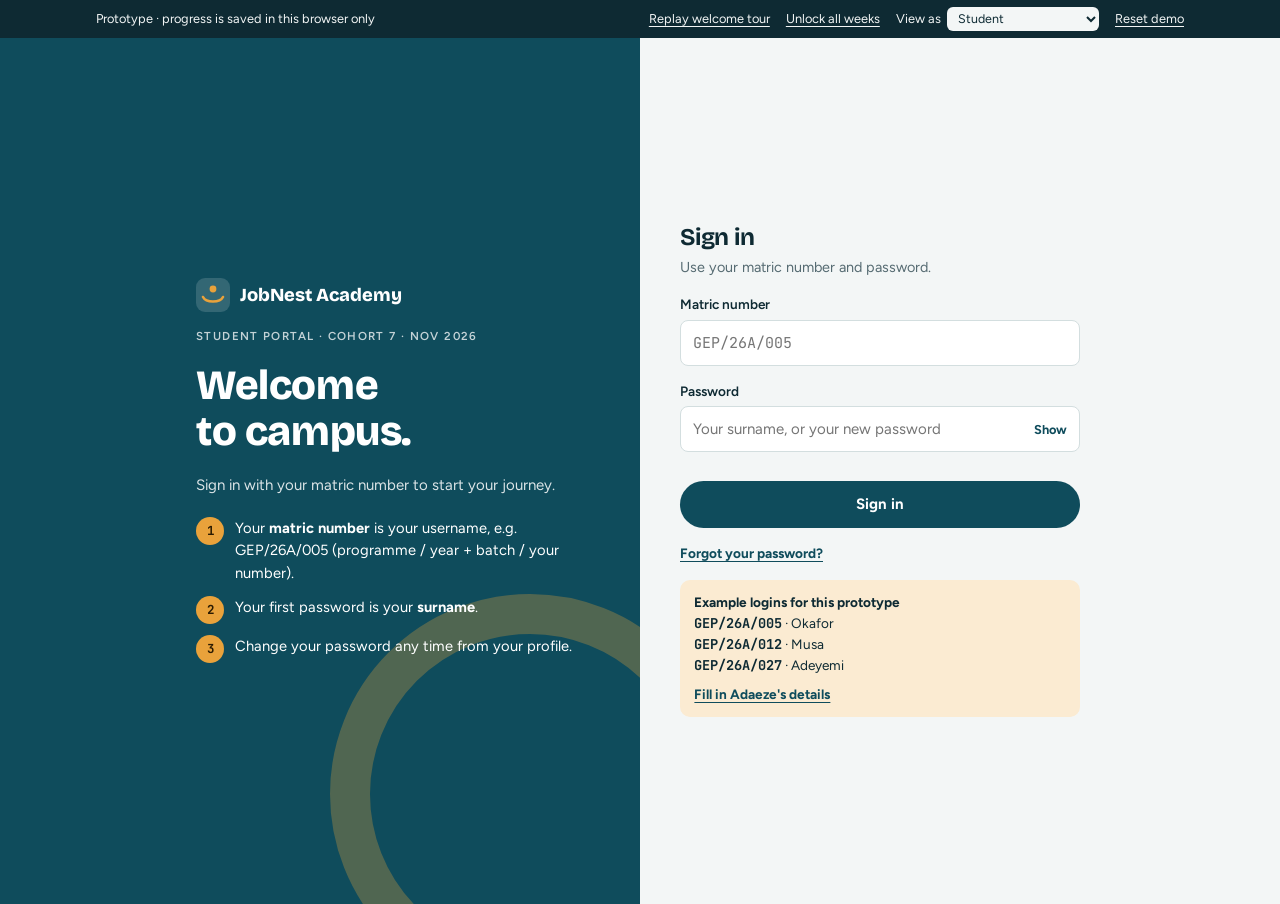
<file: dev/proto/prototype.html>
<!doctype html><html><head><meta charset=utf8><meta name=viewport content="width=device-width,initial-scale=1,viewport-fit=cover"><style>:root{color-scheme:light;box-sizing:border-box;padding-top:env(safe-area-inset-top,0px);padding-bottom:env(safe-area-inset-bottom,0px)}html{scroll-padding-top:env(safe-area-inset-top,0px)}body{margin:0;padding:0;font:14px -apple-system,BlinkMacSystemFont,sans-serif;background:#fff;color:#000}img{max-width:100%}[hidden]:not([hidden=until-found i]){display:none!important}</style></head><body>
<title>JobNest Academy</title>
<meta name="claude:viewport-fit-sides" content="cover">
<link rel="preconnect" href="https://fonts.googleapis.com">
<link rel="stylesheet" href="https://fonts.googleapis.com/css2?family=Bricolage+Grotesque:opsz,wght@12..96,500;12..96,700;12..96,800&family=Figtree:wght@400;500;600;700&family=JetBrains+Mono:wght@500;700&family=Caveat:wght@600&display=swap">
<style>
/* Layout: matric-number sign-in → student campus (stage rail + working panel) with a first-login guided tour */
:root{
  --bg:#F3F6F6; --surface:#FFFFFF; --surface-2:#E8EEEE; --ink:#0E2A33; --muted:#566B72; --line:#D3DEDF;
  --brand:#0F4C5C; --brand-ink:#FFFFFF; --accent:#E9A23B; --accent-ink:#2B1B02; --accent-soft:#FBEBD2;
  --ok:#2E8B57; --ok-soft:#DDF1E5; --lock:#9AABB0; --danger:#B3402F; --danger-soft:#F8E1DC; --scrim:rgba(8,24,30,.55);
  --f-display:"Bricolage Grotesque", "Segoe UI", system-ui, sans-serif;
  --f-body:"Figtree", "Segoe UI", system-ui, sans-serif;
  --f-mono:"JetBrains Mono", ui-monospace, Menlo, Consolas, monospace;
}
@media (prefers-color-scheme: dark){:root:not([data-theme="light"]){
  --bg:#0B1A1F; --surface:#112830; --surface-2:#163440; --ink:#E6F0F1; --muted:#9DB3B8; --line:#24434D;
  --brand:#5FB3C4; --brand-ink:#06191E; --accent:#F0B357; --accent-ink:#2B1B02; --accent-soft:#3A2A10;
  --ok:#5CC48A; --ok-soft:#173A28; --lock:#5B7178; --danger:#E77A68; --danger-soft:#3B1D18; --scrim:rgba(0,0,0,.65); color-scheme:dark}}
:root[data-theme="dark"]{
  --bg:#0B1A1F; --surface:#112830; --surface-2:#163440; --ink:#E6F0F1; --muted:#9DB3B8; --line:#24434D;
  --brand:#5FB3C4; --brand-ink:#06191E; --accent:#F0B357; --accent-ink:#2B1B02; --accent-soft:#3A2A10;
  --ok:#5CC48A; --ok-soft:#173A28; --lock:#5B7178; --danger:#E77A68; --danger-soft:#3B1D18; --scrim:rgba(0,0,0,.65); color-scheme:dark}

*{box-sizing:border-box}
body{background:var(--bg);color:var(--ink);font:400 15px/1.55 var(--f-body)}
h1,h2,h3{font-family:var(--f-display);line-height:1.12;margin:0;text-wrap:balance;letter-spacing:-.01em}
h1{font-size:clamp(1.8rem,4.2vw,2.6rem);font-weight:800}
h2{font-size:1.5rem;font-weight:700}
h3{font-size:1.1rem;font-weight:700}
p{margin:0}
button{font:inherit;cursor:pointer}
button:focus-visible,input:focus-visible,select:focus-visible,textarea:focus-visible,a:focus-visible{outline:3px solid var(--accent);outline-offset:2px}
.eyebrow{font:600 .72rem/1 var(--f-body);letter-spacing:.12em;text-transform:uppercase;color:var(--muted)}
.mono{font-family:var(--f-mono);font-variant-numeric:tabular-nums}
.note{font-size:.8rem;color:var(--muted)}
.wrap{max-width:1120px;margin:0 auto;padding-left:max(16px,env(safe-area-inset-left,0px));padding-right:max(16px,env(safe-area-inset-right,0px))}

.btn{display:inline-flex;align-items:center;justify-content:center;gap:.5rem;border:0;border-radius:999px;padding:.75rem 1.3rem;font-weight:700;background:var(--brand);color:var(--brand-ink)}
.btn:hover{filter:brightness(1.08)}
.btn.gold{background:var(--accent);color:var(--accent-ink)}
.btn.ghost{background:transparent;color:var(--ink);border:1.5px solid var(--line)}
.btn.sm{padding:.45rem .9rem;font-size:.85rem}
.btn[disabled]{opacity:.45;cursor:not-allowed;filter:none}
.link{background:none;border:0;padding:0;color:var(--brand);font-weight:700;text-decoration:underline;text-underline-offset:3px}

.proto{background:var(--ink);color:var(--bg);font-size:.8rem}
.proto .wrap{display:flex;flex-wrap:wrap;gap:.4rem 1rem;align-items:center;justify-content:space-between;padding-block:.45rem}
.proto button{background:none;border:0;color:inherit;text-decoration:underline;text-underline-offset:3px;padding:0}
.proto .links{display:flex;gap:1rem;flex-wrap:wrap}

.top{border-bottom:1px solid var(--line);background:var(--surface)}
.top .wrap{display:flex;align-items:center;justify-content:space-between;gap:1rem;padding-block:.8rem}
.logo{display:flex;align-items:center;gap:.6rem;font-family:var(--f-display);font-weight:800;font-size:1.15rem}
.logo svg{flex:none}
.who{display:flex;align-items:center;gap:.5rem;font-size:.85rem;min-width:0}
.chip{display:inline-flex;align-items:center;gap:.5rem;background:var(--surface-2);border:0;color:var(--ink);padding:.3rem .4rem .3rem .3rem;border-radius:999px;font-weight:600;font-size:.82rem}
.chip .av{width:28px;height:28px;border-radius:50%;background:var(--accent);color:var(--accent-ink);display:grid;place-items:center;font:800 .75rem var(--f-display)}
.chip .mono{font-size:.75rem}

/* login */
.login{display:grid;grid-template-columns:1fr 1fr;min-height:calc(100vh - 34px)}
.login > *{min-width:0}
.login-side{background:var(--brand);color:var(--brand-ink);padding-block:3rem;position:relative;overflow:hidden;display:flex;align-items:center}
.login-side::after{content:"";position:absolute;right:-90px;bottom:-90px;width:320px;height:320px;border-radius:50%;border:40px solid var(--accent);opacity:.3}
.login-side .inner{max-width:460px;margin-left:auto;padding-left:max(16px,env(safe-area-inset-left,0px));padding-right:2.5rem;position:relative;z-index:1;display:grid;gap:1.2rem}
.login-side .eyebrow{color:var(--brand-ink);opacity:.75}
.login-side ol{margin:0;padding:0;list-style:none;display:grid;gap:.7rem}
.login-side li{display:grid;grid-template-columns:28px 1fr;gap:.7rem;align-items:start;font-size:.92rem}
.login-side li b{font:700 .78rem/28px var(--f-mono);width:28px;height:28px;border-radius:50%;background:var(--accent);color:var(--accent-ink);text-align:center}
.login-main{display:flex;align-items:center;padding-block:3rem;padding-left:2.5rem;padding-right:max(16px,env(safe-area-inset-right,0px))}
.login-card{width:100%;max-width:400px;display:grid;gap:1rem}
.form{display:grid;gap:.9rem}
.field{display:grid;gap:.3rem}
.field label,.field .lbl{font-weight:600;font-size:.85rem}
.field input,.field select,.field textarea{font:inherit;color:var(--ink);background:var(--surface);border:1.5px solid var(--line);border-radius:8px;padding:.65rem .75rem;width:100%}
.field textarea{min-height:88px;resize:vertical}
.field input[readonly],.field textarea[readonly]{background:var(--surface-2)}
.pw{position:relative}
.pw input{padding-right:4.2rem}
.pw button{position:absolute;right:.4rem;top:50%;transform:translateY(-50%);background:none;border:0;color:var(--brand);font-weight:700;font-size:.8rem;padding:.4rem}
.err{color:var(--danger);font-size:.85rem;font-weight:600}
.hint{background:var(--accent-soft);border-radius:10px;padding:.75rem .9rem;font-size:.85rem}
.hint .mono{font-weight:700}

/* campus */
.greet{padding-block:1.6rem .4rem;display:flex;justify-content:space-between;align-items:end;gap:1rem;flex-wrap:wrap}
.campus{display:grid;grid-template-columns:290px 1fr;gap:1.5rem;padding-block:1rem 3rem;align-items:start}
.campus > *{min-width:0}
.summary{display:grid;grid-template-columns:auto 1fr;gap:1rem;align-items:center;margin-bottom:1rem;padding:.8rem;border-radius:12px;background:var(--surface);border:1px solid var(--line)}
.ring{width:64px;height:64px}
.rail{display:grid;gap:.35rem;border-radius:12px}
.stage-btn{display:grid;grid-template-columns:34px 1fr auto;gap:.6rem;align-items:center;text-align:left;padding:.6rem .7rem;border-radius:10px;border:1px solid transparent;background:transparent;color:var(--ink)}
.stage-btn:hover:not([aria-disabled="true"]){background:var(--surface)}
.stage-btn[aria-current="true"]{background:var(--surface);border-color:var(--line)}
.stage-btn[aria-disabled="true"]{color:var(--lock);cursor:not-allowed}
.stage-btn .n{width:34px;height:34px;border-radius:50%;display:grid;place-items:center;font:700 .85rem var(--f-mono);border:1.5px solid var(--line);background:var(--surface)}
.stage-btn.done .n{background:var(--ok);border-color:var(--ok);color:var(--surface)}
.stage-btn.now .n{background:var(--accent);border-color:var(--accent);color:var(--accent-ink)}
.stage-btn b{display:block;font-size:.88rem;line-height:1.25}
.stage-btn small{font-size:.72rem;color:var(--muted)}
.stage-btn .lk{font-size:.7rem}

.stage-head{background:var(--surface);border:1px solid var(--line);border-radius:14px;padding:1.4rem;display:grid;gap:1rem}
.stage-head .row{display:flex;justify-content:space-between;gap:1rem;flex-wrap:wrap;align-items:start}
.facts{display:grid;grid-template-columns:repeat(3,1fr);gap:1rem;border-top:1px solid var(--line);padding-top:1rem;margin:0}
.facts > div{min-width:0}
.facts dt{font-size:.72rem;letter-spacing:.1em;text-transform:uppercase;color:var(--muted);font-weight:600;margin-bottom:.25rem}
.facts dd{margin:0;font-size:.88rem}
.bar{height:8px;background:var(--surface-2);border-radius:99px;overflow:hidden}
.bar i{display:block;height:100%;background:var(--ok);border-radius:99px;transition:width .4s}
.pill{display:inline-block;font-size:.72rem;font-weight:700;border-radius:99px;padding:.2rem .6rem;background:var(--surface-2);color:var(--muted);white-space:nowrap}
.pill.ok{background:var(--ok-soft);color:var(--ok)}
.pill.now{background:var(--accent-soft);color:var(--ink)}

.items{display:grid;gap:.5rem;margin-top:1rem;border-radius:14px}
.item{display:grid;grid-template-columns:40px 1fr auto;gap:.8rem;align-items:center;background:var(--surface);border:1px solid var(--line);border-radius:12px;padding:.8rem 1rem;text-align:left;color:var(--ink);width:100%}
.item:hover{border-color:var(--brand)}
.item > div{min-width:0}
.item .ic{width:40px;height:40px;border-radius:10px;display:grid;place-items:center;background:var(--surface-2);color:var(--brand)}
.item.done .ic{background:var(--ok-soft);color:var(--ok)}
.item b{display:block;font-size:.95rem}
.item small{color:var(--muted);font-size:.78rem}

.view{background:var(--surface);border:1px solid var(--line);border-radius:14px;padding:1.4rem;display:grid;gap:1.1rem}
.back{background:none;border:0;color:var(--brand);font-weight:700;padding:0;justify-self:start}
.video{aspect-ratio:16/9;max-width:100%;border-radius:12px;background:linear-gradient(135deg,var(--brand),var(--ink));display:grid;place-items:center;position:relative;overflow:hidden}
.video .play{width:66px;height:66px;border-radius:50%;background:var(--accent);display:grid;place-items:center;color:var(--accent-ink);border:0}
.video .cap{position:absolute;left:1rem;bottom:.8rem;font-size:.78rem;color:#fff}
.notes{display:grid;gap:.7rem;max-width:66ch}
.notes ul{margin:0;padding-left:1.2rem;display:grid;gap:.35rem}
.q{display:grid;gap:.5rem;border:0;border-top:1px solid var(--line);margin:0;padding:1rem 0 0}
.q legend{padding:0;margin-bottom:.5rem;font-weight:700}
.opt{display:flex;gap:.6rem;align-items:flex-start;padding:.6rem .75rem;border:1.5px solid var(--line);border-radius:9px;cursor:pointer}
.opt input{margin-top:3px;accent-color:var(--brand)}
.opt.right{border-color:var(--ok);background:var(--ok-soft)}
.opt.wrong{border-color:var(--danger)}
.result{border-radius:12px;padding:1rem 1.2rem;font-weight:600}
.result.pass{background:var(--ok-soft);color:var(--ok)}
.result.fail{background:var(--accent-soft);color:var(--ink)}
.celebrate{background:var(--accent-soft);border:1px solid var(--accent);border-radius:12px;padding:1rem 1.2rem;display:flex;gap:1rem;align-items:center;justify-content:space-between;flex-wrap:wrap;margin-top:1rem}

/* logbook */
.placement{display:grid;grid-template-columns:repeat(3,1fr);gap:1rem;background:var(--surface-2);border-radius:12px;padding:1rem}
.placement > div{min-width:0}
.placement dt{font-size:.7rem;letter-spacing:.1em;text-transform:uppercase;color:var(--muted);font-weight:600}
.placement dd{margin:.15rem 0 0;font-weight:600;font-size:.9rem;overflow-wrap:anywhere}
.weeks{display:grid;grid-template-columns:repeat(4,1fr);gap:.5rem}
.wk{border:1.5px solid var(--line);background:var(--surface);color:var(--ink);border-radius:12px;padding:.7rem .8rem;text-align:left;display:grid;gap:.25rem}
.wk b{font-family:var(--f-display);font-size:1rem}
.wk[aria-current="true"]{border-color:var(--brand);box-shadow:inset 0 0 0 1px var(--brand)}
.wk[disabled]{color:var(--lock);cursor:not-allowed;background:var(--bg)}
.lb-form{display:grid;gap:1rem}
.lb-sec{display:grid;gap:.9rem;border-top:1px solid var(--line);padding-top:1rem}
.lb-sec h3{font-size:1rem}
.grid2{display:grid;grid-template-columns:1fr 1fr;gap:.9rem}
.grid2 > *{min-width:0}
.rate{display:flex;gap:.4rem;flex-wrap:wrap}
.rate label{display:grid;place-items:center;min-width:46px;padding:.5rem .6rem;border:1.5px solid var(--line);border-radius:9px;cursor:pointer;font-weight:700;font-size:.85rem}
.rate input{position:absolute;opacity:0;pointer-events:none}
.rate input:checked + span{color:var(--accent-ink)}
.rate label:has(input:checked){background:var(--accent);border-color:var(--accent);color:var(--accent-ink)}
.rate label:has(input:focus-visible){outline:3px solid var(--brand);outline-offset:2px}
.signoff{border-radius:12px;padding:1rem;border:1.5px dashed var(--line);display:grid;gap:.5rem}
.signoff.signed{border-style:solid;border-color:var(--ok);background:var(--ok-soft)}
.actions{display:flex;gap:.6rem;flex-wrap:wrap;align-items:center}

.rail-stage{margin:.9rem 0 .2rem;padding:0 .7rem;font:700 .7rem/1.3 var(--f-body);letter-spacing:.08em;text-transform:uppercase;color:var(--muted)}
.rail-stage:first-child{margin-top:0}
.rail-stage .mono{color:var(--brand);margin-right:.25rem}
.stage-btn small{display:block}
.about summary{cursor:pointer;font-weight:700;font-size:.85rem;color:var(--brand)}
.about[open] summary{margin-bottom:.8rem}
.about .facts{padding-top:.8rem}
/* ===== added pages ===== */
.sr-only{position:absolute;width:1px;height:1px;overflow:hidden;clip:rect(0 0 0 0);white-space:nowrap}
.appnav{background:var(--surface);border-bottom:1px solid var(--line);position:sticky;top:env(safe-area-inset-top,0px);z-index:15}
.appnav .tabs{display:flex;gap:.2rem;overflow-x:auto;scrollbar-width:none}
.appnav .tabs::-webkit-scrollbar{display:none}
.appnav button{background:none;border:0;border-bottom:3px solid transparent;padding:.75rem .8rem .6rem;font-weight:600;font-size:.88rem;color:var(--muted);white-space:nowrap}
.appnav button:hover{color:var(--ink)}
.appnav button[aria-current="page"]{color:var(--ink);border-bottom-color:var(--accent)}
.bellwrap{position:relative}
.bell{position:relative;width:38px;height:38px;border-radius:50%;border:0;background:var(--surface-2);color:var(--ink);display:grid;place-items:center}
.bell .dot{position:absolute;top:-2px;right:-2px;min-width:18px;height:18px;border-radius:99px;background:var(--danger);color:#fff;font:700 .68rem/18px var(--f-mono);padding:0 4px}
.notifs{position:absolute;right:0;top:calc(100% + 8px);width:min(340px,calc(100vw - 32px));background:var(--surface);border:1px solid var(--line);border-radius:14px;box-shadow:0 18px 40px rgba(0,0,0,.18);z-index:25;overflow:hidden}
.notifs .nh{display:flex;justify-content:space-between;align-items:center;padding:.8rem 1rem;border-bottom:1px solid var(--line)}
.ni{display:grid;gap:.15rem;width:100%;text-align:left;background:none;border:0;border-bottom:1px solid var(--line);padding:.75rem 1rem;color:var(--ink)}
.ni.unread{background:var(--accent-soft)}
.ni span{font-size:.82rem;color:var(--muted)}.ni small{font-size:.72rem;color:var(--muted)}
.pagebody,.home{display:grid;gap:1.2rem;padding-block:1rem 3rem}
.card{background:var(--surface);border:1px solid var(--line);border-radius:14px;padding:1.2rem;min-width:0}
.card h3{font-size:1.05rem}
.card > h3 + *{margin-top:.7rem}
.ch{display:flex;justify-content:space-between;align-items:center;gap:.8rem;margin-bottom:.6rem;flex-wrap:wrap}
.ch h3{margin:0}
.stack{display:grid;gap:1.2rem;align-content:start;min-width:0}
.cols{display:grid;grid-template-columns:1fr 1fr;gap:1.2rem;align-items:start}
.cols.wide{grid-template-columns:minmax(0,1.6fr) minmax(0,1fr)}
.cols > *{min-width:0}
.continue{display:grid;gap:.8rem;border-color:var(--brand);box-shadow:inset 4px 0 0 var(--brand)}
.continue .row{display:flex;justify-content:space-between;gap:1rem;flex-wrap:wrap;align-items:center}
.metrics{display:grid;grid-template-columns:repeat(4,1fr);gap:.8rem}
.metric{background:var(--surface);border:1px solid var(--line);border-radius:12px;padding:.9rem 1rem;display:grid;gap:.25rem;min-width:0}
.metric b{font-size:1.6rem;line-height:1.1}.metric b.sm{font-size:1.15rem}.metric b small{font-size:.9rem;color:var(--muted)}
.steps,.sched,.journey,.mini,.hist,.posts,.roles,.port,.reqlist,.reqs{list-style:none;margin:0;padding:0;display:grid;gap:.1rem}
.steps li{display:flex;justify-content:space-between;gap:.8rem;align-items:center;padding:.7rem 0;border-bottom:1px solid var(--line)}
.steps li:last-child{border:0}
.steps li > div{display:grid;gap:.1rem;min-width:0}
.due.warn{color:var(--ink);font-weight:700}.due.bad{color:var(--danger);font-weight:700}
.sched li{display:grid;grid-template-columns:46px 1fr;gap:.8rem;align-items:center;padding:.6rem 0;border-bottom:1px solid var(--line)}
.sched li:last-child{border:0}
.sched li > div{display:grid;min-width:0}
.date{display:grid;place-items:center;border-radius:10px;background:var(--surface-2);padding:.3rem 0;line-height:1.1}
.date b{font:700 1.1rem var(--f-mono)}.date small{font-size:.68rem;text-transform:uppercase;letter-spacing:.06em;color:var(--muted)}
.tag{display:inline-block;font-size:.7rem;font-weight:700;padding:.1rem .45rem;border-radius:5px;background:var(--surface-2);color:var(--ink)}
.t-Deadline{background:var(--accent-soft)}.t-Milestone{background:var(--ok-soft);color:var(--ok)}
.journey li{display:grid;grid-template-columns:30px 1fr;gap:.7rem;align-items:start;padding:.5rem 0}
.journey li > div{display:grid;min-width:0}
.jd{width:28px;height:28px;border-radius:50%;display:grid;place-items:center;font:700 .75rem var(--f-mono);border:1.5px solid var(--line);color:var(--muted);background:var(--surface)}
.journey li.done .jd{background:var(--ok);border-color:var(--ok);color:var(--surface)}
.journey li.cur .jd{background:var(--accent);border-color:var(--accent);color:var(--accent-ink)}
.journey li:not(.done):not(.cur) b{color:var(--muted)}
.ann{padding:.6rem 0;border-bottom:1px solid var(--line);display:grid;gap:.2rem}
.mini{margin-top:.7rem;gap:.35rem;font-size:.9rem}.mini li.ok{color:var(--ok)}
.demo{display:inline-block;font:700 .66rem/1 var(--f-body);letter-spacing:.08em;text-transform:uppercase;padding:.3rem .5rem;border-radius:5px;border:1px dashed var(--muted);color:var(--muted)}
.notice{display:flex;gap:.7rem;align-items:center;flex-wrap:wrap;background:var(--surface);border:1px dashed var(--line);border-radius:12px;padding:.8rem 1rem;font-size:.88rem}
.chips{display:flex;gap:.4rem;flex-wrap:wrap}
.chipf{border:1.5px solid var(--line);background:var(--surface);color:var(--ink);border-radius:99px;padding:.4rem .8rem;font-weight:600;font-size:.82rem}
.chipf[aria-pressed="true"]{background:var(--brand);border-color:var(--brand);color:var(--brand-ink)}
.tbl-wrap{overflow-x:auto;border-radius:12px;border:1px solid var(--line);background:var(--surface)}
.card .tbl-wrap{border:0}
.tbl{width:100%;border-collapse:collapse;font-size:.88rem;min-width:560px}
.tbl th{text-align:left;font-size:.7rem;letter-spacing:.08em;text-transform:uppercase;color:var(--muted);padding:.7rem .8rem;border-bottom:1px solid var(--line);white-space:nowrap}
.tbl td{padding:.7rem .8rem;border-bottom:1px solid var(--line);vertical-align:middle}
.tbl td b{display:block}
.tbl tr:last-child td{border-bottom:0}
.tbl tr.cur td{background:var(--accent-soft)}
.tbl.rub{min-width:0}.tbl.rub td:last-child{text-align:right;width:3rem}
.empty{color:var(--muted);font-size:.9rem;padding:.6rem 0}
.hist li{display:grid;grid-template-columns:auto 1fr;gap:.8rem;padding:.45rem 0;font-size:.88rem;border-bottom:1px solid var(--line)}
.crumbs{display:flex;gap:.5rem;align-items:center;flex-wrap:wrap;font-size:.85rem;color:var(--muted)}
.reqs{margin-top:.8rem;gap:.4rem}.reqs li{padding-left:1.1rem;position:relative;font-size:.9rem}.reqs li::before{content:"";position:absolute;left:0;top:.6em;width:6px;height:6px;border-radius:50%;background:var(--accent)}
.fb.ok{border-color:var(--ok);background:var(--ok-soft)}.fb.bad{border-color:var(--danger)}
.score{font-size:1.3rem;font-weight:700}
.demo-box{margin-top:1rem;border:1.5px dashed var(--line);border-radius:10px;padding:.8rem;display:grid;gap:.5rem}
.kv{margin:0;display:grid;gap:.6rem}.kv dt{font-size:.7rem;letter-spacing:.08em;text-transform:uppercase;color:var(--muted);font-weight:600}.kv dd{margin:.1rem 0 0;font-size:.9rem}
.posts{margin-top:1rem;gap:.8rem}
.posts li{display:grid;grid-template-columns:36px 1fr;gap:.7rem}
.posts li > div{min-width:0}
.pa{width:36px;height:36px;border-radius:50%;background:var(--surface-2);display:grid;place-items:center;font:800 .8rem var(--f-display)}
.link.sm{font-size:.78rem}
.roles{gap:0}.roles li{display:flex;flex-wrap:wrap;justify-content:space-between;gap:.3rem .8rem;padding:.6rem 0;border-bottom:1px solid var(--line)}.roles li:last-child{border:0}
.star{display:grid;grid-template-columns:repeat(4,1fr);gap:.5rem;margin:.6rem 0 1rem}
.star div{background:var(--surface-2);border-radius:10px;padding:.7rem;display:grid;gap:.2rem;font-weight:600}
.star b{font:800 1.4rem var(--f-display);color:var(--brand)}
.iq{border-top:1px solid var(--line);padding:.7rem 0}
.iq summary{cursor:pointer;font-weight:700}
.iq[open] summary{margin-bottom:.5rem}
.iq .field{margin-top:.6rem}
.port{gap:.6rem}.port li{display:flex;justify-content:space-between;gap:1rem;align-items:center;background:var(--bg);border-radius:10px;padding:.8rem}
.port li > div{display:grid;gap:.15rem;min-width:0}
.opps{display:grid;gap:1rem;min-width:0}
.opp{display:grid;gap:.6rem}
.opp .ch{align-items:flex-start;margin:0}
.save{background:var(--surface-2);border:0;color:var(--brand);width:40px;height:40px;border-radius:10px;display:grid;place-items:center;flex:none}
.save[aria-pressed="true"]{background:var(--accent-soft);color:var(--ink)}
.skl{display:flex;flex-wrap:wrap;gap:.35rem}.skl span{font-size:.75rem;background:var(--bg);border:1px solid var(--line);border-radius:99px;padding:.2rem .6rem}
.ofoot{display:flex;justify-content:space-between;align-items:center;gap:.8rem;flex-wrap:wrap;border-top:1px solid var(--line);padding-top:.7rem}
.ofoot select,.tbl select{font:inherit;font-size:.85rem;color:var(--ink);background:var(--surface);border:1.5px solid var(--line);border-radius:8px;padding:.4rem .5rem}
.badges{display:grid;grid-template-columns:repeat(auto-fill,minmax(180px,1fr));gap:.8rem}
.badge{background:var(--surface);border:1px dashed var(--line);border-radius:14px;padding:1rem;display:grid;gap:.3rem;color:var(--muted)}
.badge.ok{border:1.5px solid var(--ok);color:var(--ink)}
.bi{width:40px;height:40px;border-radius:50%;display:grid;place-items:center;background:var(--surface-2)}
.badge.ok .bi{background:var(--ok);color:var(--surface)}
.cert.ok{border-color:var(--ok)}
.reqlist{gap:0}.reqlist li{display:flex;justify-content:space-between;gap:1rem;padding:.8rem 0;border-bottom:1px solid var(--line)}.reqlist li > div{display:grid;gap:.15rem;min-width:0}
.reply{background:var(--ok-soft);border-radius:8px;padding:.5rem .7rem;margin-top:.3rem;color:var(--ink)}
.pill.info{background:var(--surface-2);color:var(--brand)}
.pill.bad{background:var(--danger-soft);color:var(--danger)}
@media (max-width:860px){.cols,.cols.wide{grid-template-columns:1fr}.metrics{grid-template-columns:1fr 1fr}.star{grid-template-columns:1fr 1fr}}

/* ===== simplified shell & upgraded weeks ===== */
.more-wrap{position:relative}
.morepanel{position:absolute;left:max(16px,env(safe-area-inset-left,0px));right:max(16px,env(safe-area-inset-right,0px));top:6px;max-width:560px;margin-right:auto;background:var(--surface);border:1px solid var(--line);border-radius:14px;box-shadow:0 18px 40px rgba(0,0,0,.18);display:grid;grid-template-columns:1fr 1fr;gap:.3rem;padding:.5rem;z-index:20}
.mi{display:grid;gap:.1rem;text-align:left;background:none;border:0;border-radius:10px;padding:.7rem .8rem;color:var(--ink)}
.mi:hover{background:var(--surface-2)}
.mi span{font-size:.78rem;color:var(--muted)}
.mi.lk{color:var(--lock)}.mi.lk b::after{content:" 🔒";font-size:.8em}
.cnt{display:inline-block;min-width:20px;padding:0 6px;border-radius:99px;background:var(--accent);color:var(--accent-ink);font:700 .7rem/20px var(--f-mono);text-align:center}
.fab{position:fixed;right:max(16px,calc(env(safe-area-inset-right,0px) + 16px));bottom:calc(16px + env(safe-area-inset-bottom,0px));z-index:18;display:inline-flex;align-items:center;gap:.45rem;border:0;border-radius:99px;padding:.7rem 1rem;background:var(--ink);color:var(--bg);font-weight:700;font-size:.85rem;box-shadow:0 8px 24px rgba(0,0,0,.2)}
@media (max-width:520px){.fab span{display:none}.fab{padding:.8rem}.toast{bottom:calc(5rem + env(safe-area-inset-bottom,0px))}.morepanel{grid-template-columns:1fr}}
.today{display:grid;grid-template-columns:1fr auto;gap:1.2rem;align-items:center;border-color:var(--brand);box-shadow:inset 4px 0 0 var(--brand);padding:1.4rem}
.today-l{display:grid;gap:.5rem;min-width:0}
.today-l h2{font-size:clamp(1.3rem,3vw,1.8rem)}
.countdown{display:grid;justify-items:center;text-align:center;gap:.1rem;background:var(--surface-2);border-radius:14px;padding:1rem 1.4rem;min-width:130px}
.countdown b{font-size:2.4rem;line-height:1}
.countdown.warn{background:var(--accent-soft)}.countdown.bad{background:var(--danger-soft)}
.strip{display:grid;grid-template-columns:repeat(4,1fr);gap:.8rem}
.sti{display:grid;gap:.2rem;text-align:left;background:var(--surface);border:1px solid var(--line);border-radius:12px;padding:.8rem 1rem;color:var(--ink);min-width:0}
button.sti:hover{border-color:var(--brand)}
.sti b{font-size:1.4rem}
.checklist{list-style:none;margin:.8rem 0 0;padding:0;display:grid;gap:.35rem}
.cl{display:grid;grid-template-columns:24px 1fr auto;gap:.7rem;align-items:center;width:100%;text-align:left;background:var(--bg);border:1px solid transparent;border-radius:10px;padding:.6rem .7rem;color:var(--ink)}
.cl:hover{border-color:var(--brand)}
.cl .t{min-width:0}
.cl.done .t{color:var(--muted);text-decoration:line-through}
.box{width:22px;height:22px;border-radius:6px;border:2px solid var(--line);display:grid;place-items:center;background:var(--surface)}
.cl.done .box{background:var(--ok);border-color:var(--ok);color:var(--surface)}
.req{font-size:.66rem;font-weight:700;letter-spacing:.06em;text-transform:uppercase;padding:.2rem .45rem;border-radius:5px;background:var(--brand);color:var(--brand-ink);white-space:nowrap}
.req.opt{background:transparent;color:var(--muted);border:1px solid var(--line)}
.item-r{display:flex;gap:.4rem;align-items:center;flex-wrap:wrap;justify-content:flex-end}
.item.locked{color:var(--lock);background:var(--bg);border-style:dashed}
.item.locked .ic{color:var(--lock)}
.stage-btn.locked{color:var(--lock)}
.hd-pills{display:flex;gap:.4rem;flex-wrap:wrap}
.deadlines{display:flex;flex-wrap:wrap;gap:.4rem .6rem;font-size:.82rem}
.deadlines span{background:var(--surface-2);border-radius:8px;padding:.35rem .6rem}
.deadlines span:first-child{background:var(--ok-soft)}
.wk-meta{display:grid;grid-template-columns:1fr 1fr;gap:1rem}
.wk-meta > div{background:var(--bg);border-radius:12px;padding:1rem;min-width:0}
.wk-meta h3{font-size:.95rem;margin-bottom:.6rem}
.obj{margin:0;padding-left:1.1rem;display:grid;gap:.35rem;font-size:.9rem}
.res{list-style:none;margin:0;padding:0;display:grid;gap:.35rem}
.resbtn{display:grid;grid-template-columns:auto 1fr auto;gap:.5rem;align-items:center;width:100%;text-align:left;background:var(--surface);border:1px solid var(--line);border-radius:8px;padding:.5rem .6rem;color:var(--ink);font-size:.88rem}
.resbtn:hover:not([disabled]){border-color:var(--brand)}
.sess{display:grid;grid-template-columns:46px 1fr auto;gap:.9rem;align-items:center;background:var(--surface);border:1px solid var(--line);border-radius:12px;padding:.8rem 1rem}
.card .sess{border:0;padding:0;background:none}
.sess > div{display:grid;gap:.1rem;min-width:0}
.sess.live{border-color:var(--accent);background:var(--accent-soft)}
.seq{display:grid;grid-template-columns:1fr 1fr;gap:.6rem;border-top:1px solid var(--line);padding-top:1rem}
.seqbtn{display:grid;gap:.15rem;text-align:left;background:var(--bg);border:1px solid var(--line);border-radius:10px;padding:.7rem .9rem;color:var(--ink);min-width:0}
.seqbtn.nx{text-align:right}
.seqbtn:hover{border-color:var(--brand)}
.seqbtn small{font-size:.72rem;color:var(--muted);font-weight:700;text-transform:uppercase;letter-spacing:.06em}
.seqbtn span{font-weight:600;font-size:.9rem;overflow:hidden;text-overflow:ellipsis;white-space:nowrap}
.lowdata{display:grid;grid-template-columns:auto 1fr auto;gap:.8rem;align-items:center;background:var(--surface-2);border-radius:12px;padding:1rem}
.lowdata > div{display:grid;min-width:0}
.checkin{margin-top:1rem;display:grid;gap:.8rem}
.checkin .ch{margin:0}
.celebrate-modal{text-align:center;justify-items:center}
.cel-badge{width:72px;height:72px;border-radius:50%;background:var(--ok);color:var(--surface);display:grid;place-items:center;margin:0 auto;animation:pop .5s cubic-bezier(.2,.9,.3,1.3)}
@keyframes pop{from{transform:scale(.6)}to{transform:none}}
.pod{display:flex;flex-wrap:wrap;gap:.6rem;margin-bottom:.6rem}
.pm{display:grid;justify-items:center;gap:.2rem;width:76px;text-align:center}
.pm .note{font-size:.7rem;line-height:1.2}
@media (max-width:860px){.wk-meta{grid-template-columns:1fr}.strip{grid-template-columns:1fr 1fr}}
@media (max-width:520px){.today{grid-template-columns:1fr}.countdown{justify-items:start;text-align:left}.sess{grid-template-columns:46px 1fr}.sess .btn{grid-column:1/-1}.seq{grid-template-columns:1fr}.seqbtn.nx{text-align:left}.item{grid-template-columns:40px 1fr}.item-r,.item .req{grid-column:2;justify-content:flex-start}}

/* internship weeks */
.intern-grid{display:grid;grid-template-columns:1.6fr 1fr;gap:1rem;margin-top:1rem}
.lbmain{display:grid;grid-template-columns:52px 1fr;gap:.6rem 1rem;align-items:center;text-align:left;background:var(--surface);border:2px solid var(--brand);border-radius:16px;padding:1.3rem;color:var(--ink);min-width:0}
.lbmain:hover:not([disabled]){box-shadow:0 8px 24px rgba(0,0,0,.08)}
.lbmain .ic{width:52px;height:52px;border-radius:14px;display:grid;place-items:center;background:var(--accent-soft);color:var(--ink);grid-row:span 2}
.lbmain.ok{border-color:var(--ok)}.lbmain.ok .ic{background:var(--ok-soft);color:var(--ok)}
.lbm-t{display:grid;gap:.2rem;min-width:0}.lbm-t b{font-size:1.15rem;font-family:var(--f-display)}
.lbmain .pill,.lbmain .btn{grid-column:2;justify-self:start}
.lbguide-card{display:grid;grid-template-columns:40px 1fr auto;gap:.8rem;align-items:center;text-align:left;background:var(--surface);border:1px solid var(--line);border-radius:16px;padding:1.1rem;color:var(--ink);min-width:0}
.lbguide-card:hover:not([disabled]){border-color:var(--brand)}
.lbguide-card .ic{width:40px;height:40px;border-radius:10px;display:grid;place-items:center;background:var(--surface-2);color:var(--brand)}
.lbguide-card > span{display:grid;gap:.15rem;min-width:0}
.lbmain[disabled],.lbguide-card[disabled]{opacity:.55;cursor:not-allowed}
.lbtrack{list-style:none;margin:0;padding:0;display:grid;grid-template-columns:repeat(4,1fr);gap:.4rem}
.lbtrack li{display:grid;justify-items:center;gap:.1rem;border-radius:10px;padding:.5rem;background:var(--bg);border:1.5px solid var(--line)}
.lbtrack li small{font-size:.7rem;color:var(--muted)}
.lbtrack li.cur{border-color:var(--accent)}
.lbtrack li.sub{background:var(--surface-2)}
.lb-due{display:grid;gap:.15rem;background:var(--accent-soft);border-radius:12px;padding:.8rem 1rem}
.lb-due b{font-family:var(--f-display);font-size:1.15rem}
.sti b.sm{font-size:1.1rem;font-family:var(--f-display)}
.lbtrack li.done{background:var(--ok-soft);border-color:var(--ok)}.lbtrack li.done small{color:var(--ok)}
.guide-doc{max-width:none}
.guide-doc > p,.guide-doc ul{max-width:64ch}
.guide-doc ul{margin:0;padding-left:1.2rem;display:grid;gap:.35rem}
.ex{display:grid;grid-template-columns:1fr 1fr;gap:.8rem}
.ex > div{border-radius:12px;padding:.9rem 1rem;display:grid;gap:.3rem}
.ex-bad{background:var(--danger-soft)}.ex-good{background:var(--ok-soft)}
.profile-page .view{max-width:860px}
@media (max-width:860px){.intern-grid,.ex{grid-template-columns:1fr}}
.proj-hero{background:var(--brand);color:var(--brand-ink);border-radius:18px;padding:clamp(1.2rem,3vw,1.8rem);display:grid;gap:.8rem;position:relative;overflow:hidden}
.proj-hero::after{content:"";position:absolute;right:-70px;top:-70px;width:240px;height:240px;border-radius:50%;border:34px solid var(--accent);opacity:.25;pointer-events:none}
.proj-hero > *{position:relative;z-index:1}
.proj-hero .eyebrow{color:var(--brand-ink);opacity:.8}
.proj-hero .demo{color:var(--brand-ink);border-color:var(--brand-ink);opacity:.8}
.ph-top{display:flex;justify-content:space-between;gap:1rem;flex-wrap:wrap;align-items:center}
.proj-hero h2{font-size:clamp(1.6rem,3.6vw,2.2rem);font-weight:800}
.ph-client{display:flex;gap:.6rem;align-items:baseline;flex-wrap:wrap}
.ph-client span{font-size:.75rem;text-transform:uppercase;letter-spacing:.1em;opacity:.75}
.ph-client b{font-family:var(--f-display);font-size:1.1rem}
.ph-brief{font-size:1.02rem;max-width:62ch;opacity:.95}
.ph-stats{display:grid;grid-template-columns:repeat(3,1fr);gap:.6rem}
.ph-stats > div{display:grid;gap:.15rem;background:rgba(255,255,255,.1);border-radius:12px;padding:.8rem .9rem;min-width:0}
.ph-stats span{font-size:.72rem;opacity:.8}
.ph-stats b{font-size:1.8rem;line-height:1.05}.ph-stats b small{font-size:.9rem;opacity:.8}
.ph-note{font-size:.8rem;opacity:.85}
.ph-steps{list-style:none;margin:0;padding:0;display:grid;grid-template-columns:1fr 1fr;gap:.6rem}
.ph-steps li{display:grid;gap:.1rem;border:1.5px solid rgba(255,255,255,.25);border-radius:12px;padding:.7rem .9rem;min-width:0}
.ph-steps li .mono{font-size:.7rem;opacity:.75}.ph-steps li span:last-child{font-size:.8rem;opacity:.85}
.ph-steps li.cur{border-color:var(--accent);background:rgba(233,162,59,.15)}
.ph-steps li.done{border-color:var(--ok)}
.mstones{list-style:none;margin:.4rem 0 0;padding:0;display:grid}
.mstones li{display:grid;grid-template-columns:22px 1fr;gap:.7rem;position:relative;padding:.45rem 0}
.mstones li:not(:last-child)::before{content:"";position:absolute;left:10px;top:1.4rem;bottom:-.45rem;width:2px;background:var(--line)}
.mstones li.done:not(:last-child)::before{background:var(--ok)}
.mstones .dot{width:22px;height:22px;border-radius:50%;border:2px solid var(--line);background:var(--surface);position:relative;z-index:1}
.mstones li.done .dot{background:var(--ok);border-color:var(--ok)}
.mstones li.cur .dot{border-color:var(--accent);box-shadow:0 0 0 4px var(--accent-soft)}
.mstones li > div{display:grid;min-width:0}
.supcard{display:grid;gap:.9rem}
.sup-h{display:grid;grid-template-columns:56px 1fr;gap:.9rem;align-items:center}
.sup-h > div{display:grid;gap:.1rem;min-width:0}.sup-h b{font-family:var(--f-display);font-size:1.15rem}
.sup-av{width:56px;height:56px;border-radius:16px;background:var(--accent);color:var(--accent-ink);display:grid;place-items:center;font:800 1.2rem var(--f-display)}
.sup-kv{background:var(--bg);border-radius:12px;padding:.8rem}
.thread{list-style:none;margin:0;padding:0;display:grid;gap:.5rem}
.thread li{display:grid;gap:.2rem;max-width:88%;background:var(--surface-2);border-radius:12px 12px 12px 4px;padding:.6rem .8rem;font-size:.9rem}
.thread li.me{justify-self:end;background:var(--brand);color:var(--brand-ink);border-radius:12px 12px 4px 12px}
.thread li small{font-size:.7rem;opacity:.75}
.dc-steps{list-style:none;margin:0;padding:0;display:grid;grid-template-columns:repeat(3,1fr);gap:.5rem}
.dc-steps li{display:flex;gap:.6rem;align-items:center;background:var(--bg);border:1.5px solid var(--line);border-radius:12px;padding:.6rem .8rem;font-weight:600;font-size:.9rem}
.dc-steps li .mono{width:26px;height:26px;border-radius:50%;display:grid;place-items:center;background:var(--surface-2);font-size:.78rem;flex:none}
.dc-steps li.done{border-color:var(--ok);background:var(--ok-soft)}.dc-steps li.done .mono{background:var(--ok);color:var(--surface)}
.dc-col{display:grid;gap:1rem;margin-top:1rem;max-width:760px}
@media (max-width:520px){.dc-steps{grid-template-columns:1fr}.ph-stats{gap:.4rem}.ph-stats > div{padding:.6rem}.ph-stats b{font-size:1.3rem}.ph-steps{grid-template-columns:1fr}}
.gate-card{border:1.5px solid var(--line);background:var(--surface);border-radius:14px;padding:1rem 1.2rem;display:grid;gap:.6rem;margin-top:1rem}
.gate-card.pass{border-color:var(--ok);background:var(--ok-soft)}
.gate-card.fail{border-color:var(--danger);background:var(--danger-soft)}
.gate-card.grading,.gate-card.revise{border-color:var(--accent);background:var(--accent-soft)}
.gc-h{display:flex;justify-content:space-between;gap:1rem;flex-wrap:wrap;align-items:center}
.gc-h > div:first-child{display:grid;gap:.15rem}.gc-h b{font-family:var(--f-display);font-size:1.15rem}
.gc-tiles{display:flex;gap:.5rem;flex-wrap:wrap}
.gt{display:grid;gap:.05rem;background:var(--surface);border:1px solid var(--line);border-radius:10px;padding:.45rem .7rem;min-width:96px}
.gt b{font-size:1.2rem}.gt .note{font-size:.7rem}
.seqbtn.dis{opacity:.7}.seqbtn.dis span{white-space:normal}
.seqbtn.go{background:var(--brand);color:var(--brand-ink);border-color:var(--brand)}.seqbtn.go small{color:var(--brand-ink);opacity:.8}
/* My Learning v2 */
.lhead{display:flex;justify-content:space-between;align-items:end;gap:1rem;flex-wrap:wrap;padding-block:1.4rem .2rem}
.lhead h1{font-size:clamp(1.6rem,3.4vw,2.2rem);margin-top:.4rem}
.lh-prog{display:grid;gap:.35rem;min-width:240px;font-size:.85rem;color:var(--muted)}
.lh-bar{height:8px;border-radius:99px;background:var(--surface-2);overflow:hidden}.lh-bar i{display:block;height:100%;background:var(--ok)}
.sg{border-radius:12px;margin-bottom:.35rem}
.sg summary{list-style:none;display:grid;grid-template-columns:30px 1fr auto;gap:.6rem;align-items:center;padding:.55rem .6rem;border-radius:12px;cursor:pointer;background:var(--surface);border:1px solid var(--line)}
.sg summary::-webkit-details-marker{display:none}
.sg[open] summary{border-color:var(--brand)}
.sg-n{width:28px;height:28px;border-radius:8px;display:grid;place-items:center;font:700 .8rem var(--f-mono);background:var(--surface-2);color:var(--brand)}
.sg.done .sg-n{background:var(--ok);color:var(--surface)}
.sg.locked summary{color:var(--lock)}.sg.locked .sg-n{color:var(--lock)}
.sg-t{display:grid;min-width:0}.sg-t small{font-size:.68rem;color:var(--muted);text-transform:uppercase;letter-spacing:.08em}.sg-t b{font-size:.88rem;line-height:1.2}
.sg-s{font-size:.72rem;color:var(--muted);font-weight:700}
.sg-w{display:grid;gap:.2rem;padding:.35rem 0 .35rem .6rem}
.wk-head{gap:.8rem}
.wk-meta-row{display:flex;flex-wrap:wrap;gap:.4rem 1.1rem;font-size:.85rem;color:var(--muted)}
.wk-meta-row span{display:inline-flex;align-items:center;gap:.35rem}
.wtabs{display:flex;gap:.2rem;border-bottom:1px solid var(--line);margin:0 -1.4rem -1.4rem;padding:0 1.4rem;overflow-x:auto}
.wtabs button{background:none;border:0;border-bottom:3px solid transparent;padding:.7rem .7rem .6rem;font-weight:600;font-size:.88rem;color:var(--muted);white-space:nowrap}
.wtabs button[aria-selected="true"]{color:var(--ink);border-bottom-color:var(--accent)}
.wtabs .mono{font-size:.72rem;background:var(--surface-2);border-radius:99px;padding:.05rem .4rem;margin-left:.2rem}
.wk-body{display:grid;gap:0}
.about-card{display:grid;gap:.6rem;margin-top:1rem}.about-card h3{margin-top:.5rem;font-size:1rem}.about-card h3:first-child{margin-top:0}
.funnel{list-style:none;margin:0;padding:0;display:grid;gap:.6rem}
.funnel li{display:grid;grid-template-columns:minmax(0,1.3fr) 1fr auto;gap:.7rem;align-items:center;font-size:.88rem}
.adm-top{background:var(--ink);color:var(--bg)}.adm-top .wrap{display:flex;justify-content:space-between;align-items:center;padding-block:.7rem}
.adm-top .btn.ghost{color:var(--bg);border-color:rgba(255,255,255,.3)}
.sel{font:inherit;color:var(--ink);background:var(--surface);border:1.5px solid var(--line);border-radius:8px;padding:.45rem .6rem}
@media (max-width:600px){.lh-prog{min-width:0;width:100%}.wtabs{margin:0 -1.4rem -1.4rem}.funnel li{grid-template-columns:1fr auto}.funnel li .bar{grid-column:1/-1;order:3}}
/* phase 1 roles */
.role-switch{display:inline-flex;align-items:center;gap:.4rem}
.role-switch select{font:inherit;font-size:.78rem;background:var(--bg);color:var(--ink);border:0;border-radius:6px;padding:.2rem .4rem}
.role-pick{display:inline-flex;align-items:center;gap:.5rem;font-size:.82rem;flex-wrap:wrap}
.role-pick select{font:inherit;font-size:.82rem;color:var(--ink);background:var(--surface);border:0;border-radius:8px;padding:.35rem .5rem;max-width:100%}
.role-top .wrap{flex-wrap:wrap;gap:.6rem}
.avail-grid{display:grid;grid-template-columns:60px repeat(5,minmax(0,1fr));gap:.35rem;margin-top:.6rem}
.ag-h{display:grid;justify-items:center;font-size:.8rem}.ag-h small{color:var(--muted)}
.ag-t{display:grid;place-items:center;font-size:.8rem;color:var(--muted)}
.ag{border:1.5px solid var(--line);background:var(--bg);color:var(--muted);border-radius:8px;padding:.5rem .2rem;font-size:.78rem;font-weight:700}
.ag.free{background:var(--ok-soft);border-color:var(--ok);color:var(--ok)}
.ag.booked{background:var(--brand);border-color:var(--brand);color:var(--brand-ink);cursor:not-allowed}
.host-top{background:var(--surface);border-bottom:1px solid var(--line)}.host-top .wrap{display:flex;justify-content:space-between;align-items:center;gap:.6rem;flex-wrap:wrap;padding-block:.7rem}
.host-wrap{display:grid;gap:1rem;max-width:760px;padding-block:1.6rem 3rem}
.host-intro{display:grid;gap:.6rem}.host-intro h1{font-size:clamp(1.5rem,3.4vw,2rem)}
.host-entry .kv{background:var(--bg);border-radius:12px;padding:.8rem;margin-bottom:.8rem}
.pub-top{background:var(--surface);border-bottom:1px solid var(--line)}.pub-top .wrap{display:flex;justify-content:space-between;align-items:center;gap:.6rem;flex-wrap:wrap;padding-block:.8rem}
.pub-nav{display:flex;gap:1rem;align-items:center;flex-wrap:wrap}
.pub-hero{background:var(--brand);color:var(--brand-ink)}.pub-hero .wrap{display:grid;gap:.7rem;padding-block:2.6rem}
.pub-hero .eyebrow{color:var(--brand-ink);opacity:.8}.pub-hero h1{font-size:clamp(2rem,5vw,3rem)}.pub-hero p{max-width:56ch;font-size:1.05rem;opacity:.92}
.pub-wrap{padding-block:1.6rem 3rem}
.pub-grid{display:grid;grid-template-columns:minmax(0,1fr) minmax(0,420px);gap:1.2rem;align-items:start}
.pub-steps{list-style:none;margin:.6rem 0 0;padding:0;display:grid;gap:.4rem}.pub-steps li{display:flex;gap:.7rem;align-items:center}
.pub-steps .mono{width:26px;height:26px;border-radius:50%;background:var(--accent);color:var(--accent-ink);display:grid;place-items:center;font-size:.75rem;flex:none}
.pub-tracks{display:flex;flex-wrap:wrap;gap:.4rem;margin-top:.6rem}.pub-tracks span{background:var(--surface-2);border-radius:99px;padding:.35rem .8rem;font-weight:600;font-size:.88rem}
.total{display:flex;justify-content:space-between;align-items:baseline;border-top:1px dashed var(--line);padding-top:.7rem}.total b{font-size:1.3rem}
.pay,.verify{max-width:620px;margin:0 auto;display:grid;gap:.9rem}
.verify-f{display:flex;gap:.5rem;flex-wrap:wrap}.verify-f input{flex:1;min-width:200px;font-size:1rem;color:var(--ink);background:var(--surface);border:1.5px solid var(--line);border-radius:8px;padding:.7rem .8rem}
.vres{border-radius:14px;padding:1rem 1.2rem;display:grid;gap:.6rem;background:var(--surface-2)}.vres.ok{background:var(--ok-soft);border:1.5px solid var(--ok)}.vres.bad{background:var(--danger-soft)}
.vres > b{font-family:var(--f-display);font-size:1.3rem}
.admit{max-width:700px;margin:0 auto;background:var(--surface);border:1px solid var(--line);border-radius:8px;padding:clamp(1.3rem,4vw,2.6rem);display:grid;gap:.9rem;position:relative}
.admit::before{content:"";position:absolute;inset:0 0 auto;height:6px;background:var(--brand);border-radius:8px 8px 0 0}
.lt-meta{display:flex;justify-content:space-between;flex-wrap:wrap;gap:.5rem;font-size:.85rem;color:var(--muted)}
.admit-box{display:grid;grid-template-columns:repeat(3,1fr);gap:.6rem;background:var(--accent-soft);border-radius:12px;padding:1rem}
.admit-box > div{display:grid;gap:.2rem;min-width:0}.admit-box b{font-size:1.05rem}
.admit .sig{font-family:"Caveat","Segoe Script",cursive;font-size:1.6rem;font-style:normal;color:var(--brand)}
@media (max-width:860px){.pub-grid{grid-template-columns:1fr}}
@media (max-width:600px){.admit-box{grid-template-columns:1fr}.avail-grid{grid-template-columns:44px repeat(5,minmax(0,1fr));gap:.2rem}.ag{font-size:.66rem;padding:.45rem 0}}
/* round 3 */
.spot-host{z-index:31!important}
.setpw{display:grid;place-items:center;padding-block:3rem}
.setpw-card{max-width:440px;width:100%;padding:1.6rem}
img.photo{object-fit:cover;display:block}
.chip img.av{width:28px;height:28px;border-radius:50%}
.idcard img.avatar{width:78px;height:78px;border-radius:12px}
.photo-row{display:flex;flex-wrap:wrap;gap:.6rem;align-items:center}
.wk-select-wrap{display:none}
.cd-inline{display:none;font-size:.88rem;background:var(--surface-2);border-radius:8px;padding:.45rem .7rem;justify-self:start}
.cd-inline.warn{background:var(--accent-soft)}.cd-inline.bad{background:var(--danger-soft)}
.lesson-doc{display:grid;gap:.6rem;max-width:68ch}
.lesson-doc h3{margin-top:.6rem}.lesson-doc h4{font-size:1rem;margin-top:.3rem}
.lesson-doc ul{margin:0;padding-left:1.2rem;display:grid;gap:.3rem}
.ex-box,.try-box{border-radius:12px;padding:.9rem 1rem;display:grid;gap:.3rem}
.ex-box{background:var(--surface-2)}.try-box{background:var(--accent-soft)}
.slides{list-style:none;margin:0;padding:0;display:grid;gap:.4rem}
.slides li{display:grid;grid-template-columns:30px 1fr;gap:.6rem;align-items:center;background:var(--bg);border:1px solid var(--line);border-radius:10px;padding:.6rem .8rem}
.slides .mono{width:26px;height:26px;border-radius:6px;background:var(--surface-2);display:grid;place-items:center;font-size:.75rem}
.chap{list-style:none;margin:0;padding:0;display:grid;gap:.3rem}.chap li{display:flex;gap:.8rem}.chap .mono{color:var(--muted)}
.video.small{max-width:560px}
.tpl{display:grid;gap:.4rem}.tpl pre{margin:0;white-space:pre-wrap;font:inherit;font-size:.9rem;background:var(--bg);border:1px solid var(--line);border-radius:10px;padding:.9rem}
.kanban{display:grid;grid-template-columns:repeat(4,1fr);gap:.5rem}
.kanban > div{background:var(--bg);border-radius:10px;padding:.6rem;display:grid;gap:.4rem;align-content:start}
.kanban span{background:var(--surface);border:1px solid var(--line);border-radius:8px;padding:.4rem .5rem;font-size:.85rem}
.brief-doc h3{margin-top:.4rem}.brief-doc p{max-width:66ch}
.kv.tl{background:var(--bg);border-radius:12px;padding:.8rem}
.cv-grid{display:grid;grid-template-columns:minmax(0,1fr) minmax(0,1fr);gap:1.2rem;align-items:start;margin-top:.6rem}
.cv-side{display:grid;gap:.8rem;position:sticky;top:4rem}
.cv-page{background:#fff;color:#111;border:1px solid var(--line);border-radius:8px;padding:1.4rem;font:13px/1.5 Arial,Helvetica,sans-serif;box-shadow:0 6px 20px rgba(0,0,0,.08);max-height:560px;overflow:auto}
.cv-page h3{font:700 20px Arial,sans-serif;margin:0;color:#111}.cv-page h4{font:700 12px Arial,sans-serif;letter-spacing:.08em;text-transform:uppercase;border-bottom:1px solid #ccc;padding-bottom:2px;margin:12px 0 6px;color:#111}
.cv-page p{margin:0 0 4px}.cv-page ul{margin:0 0 6px;padding-left:18px}.cv-contact{color:#444}
.li-list{display:grid;gap:.4rem;margin-top:.4rem}.li-list .check{margin:0;font-weight:500}
.js-stats{background:var(--brand);color:var(--brand-ink);border-radius:12px;padding:.5rem}
.app-row{display:grid;grid-template-columns:1.4fr 1.2fr 1fr auto;gap:.6rem;align-items:end}
.board{display:grid;grid-template-columns:repeat(4,minmax(0,1fr));gap:.6rem}
.board .col{background:var(--surface);border:1px solid var(--line);border-radius:14px;padding:.7rem;display:grid;gap:.5rem;align-content:start;min-width:0}
.col-h{display:flex;justify-content:space-between;align-items:center}
.app-card{background:var(--bg);border-radius:10px;padding:.6rem;display:grid;gap:.25rem;min-width:0}
.app-card select{font:inherit;font-size:.8rem;border:1px solid var(--line);border-radius:6px;padding:.25rem;background:var(--surface);color:var(--ink)}
.staff-list{list-style:none;margin:0;padding:0;display:grid;gap:.8rem}
.staff-list li{display:grid;gap:.5rem;border-top:1px solid var(--line);padding-top:.8rem}
.staff-list li > div:first-child{display:grid;gap:.15rem;min-width:0}
.staff-act{display:grid;gap:.5rem}
@media (max-width:860px){.cv-grid{grid-template-columns:1fr}.cv-side{position:static}.board{grid-template-columns:1fr 1fr}.app-row{grid-template-columns:1fr 1fr}}
/* phones only */
@media (max-width:600px){
  .wk-select-wrap{display:grid;gap:.3rem;margin-bottom:1rem}
  .wk-select-wrap select{font:inherit;font-weight:600;color:var(--ink);background:var(--surface);border:1.5px solid var(--line);border-radius:10px;padding:.75rem .8rem;width:100%}
  .rail{display:none!important}
  .countdown{display:none}
  .cd-inline{display:block}
  .fab{display:none}
  .kanban,.board{grid-template-columns:1fr}
  .app-row{grid-template-columns:1fr}
}
/* project & discovery weeks */
.phases{list-style:none;margin:0;padding:0;display:grid;grid-template-columns:repeat(3,1fr);gap:.5rem}
.phases li{display:grid;gap:.15rem;border:1.5px solid var(--line);border-radius:12px;padding:.7rem .8rem;background:var(--bg);min-width:0}
.phases li .mono{font-size:.72rem;color:var(--muted)}
.phases li.cur{border-color:var(--accent);background:var(--accent-soft)}
.phases li.done{border-color:var(--ok);background:var(--ok-soft)}
.proj-grid{display:grid;grid-template-columns:minmax(0,1.4fr) minmax(0,1fr);gap:1rem;margin-top:1rem;align-items:start}
.brief{display:grid;gap:.6rem}.brief .ch{margin:0}
.final{display:grid;grid-template-columns:auto 1fr;grid-template-rows:auto auto;column-gap:.8rem;align-items:center;background:var(--surface-2);border-radius:12px;padding:.7rem .9rem}
.final .eyebrow{grid-column:1/-1}.final b{font-size:1.8rem;line-height:1}
.team{list-style:none;margin:.4rem 0 .6rem;padding:0;display:grid;gap:.5rem}
.team li{display:grid;grid-template-columns:36px 1fr;gap:.7rem;align-items:center}
.team li > span:last-child{display:grid;min-width:0}
.prep{display:grid;gap:.5rem;background:var(--bg);border-radius:12px;padding:.9rem 1rem}
.prep-l{display:grid;grid-template-columns:1fr 1fr;gap:.4rem 1rem}
.prep .check{margin:0;font-weight:500}
.booker{display:grid;gap:.8rem}.booker .ch{margin:0}
.bk-step{display:flex;align-items:center;gap:.6rem}
.bk-step.dim{opacity:.45}
.bk-n{width:24px;height:24px;border-radius:50%;background:var(--brand);color:var(--brand-ink);display:grid;place-items:center;font:700 .75rem var(--f-mono)}
.coaches{display:grid;grid-template-columns:1fr 1fr;gap:.5rem}
.coach{display:grid;grid-template-columns:36px 1fr;gap:.7rem;align-items:center;text-align:left;background:var(--bg);border:1.5px solid var(--line);border-radius:12px;padding:.7rem;color:var(--ink);min-width:0}
.coach > span:last-child{display:grid;min-width:0}
.coach[aria-pressed="true"],.day[aria-pressed="true"],.slot[aria-pressed="true"]{border-color:var(--brand);background:var(--brand);color:var(--brand-ink)}
.coach[aria-pressed="true"] .note,.day[aria-pressed="true"] small,.day[aria-pressed="true"] .free{color:var(--brand-ink)}
.days{display:grid;grid-template-columns:repeat(5,1fr);gap:.4rem}
.day{display:grid;justify-items:center;gap:.05rem;background:var(--bg);border:1.5px solid var(--line);border-radius:12px;padding:.55rem .2rem;color:var(--ink)}
.day b{font-size:1.25rem}.day small{font-size:.7rem;color:var(--muted)}
.day .free{font-size:.66rem;color:var(--ok);font-weight:700}
.day[disabled]{opacity:.45;cursor:not-allowed}
.slots{display:flex;flex-wrap:wrap;gap:.4rem}
.slot{font:700 .9rem var(--f-mono);background:var(--surface);border:1.5px solid var(--brand);color:var(--brand);border-radius:10px;padding:.55rem .9rem}
.slot[disabled]{border-color:var(--line);color:var(--lock);cursor:not-allowed;background:var(--bg)}
.bk-confirm{display:grid;gap:.7rem;border-top:1px dashed var(--line);padding-top:.9rem}
.bk-confirm > div:first-child{display:grid;gap:.1rem}
.booked{border-color:var(--ok);display:grid;gap:.8rem}.booked .ch{margin:0}
.bk-sum{display:grid;grid-template-columns:52px 1fr;gap:.9rem;align-items:center}
.bk-sum > div{display:grid;gap:.15rem;min-width:0}
.conf-score{display:grid;grid-template-columns:auto 1fr;gap:1rem;align-items:center;background:var(--ok-soft);border-radius:12px;padding:.9rem 1rem;margin-bottom:.6rem}
.conf-score b.mono{font-size:2.2rem;line-height:1}.conf-score small{font-size:1rem;color:var(--muted)}
.conf-score > span{display:grid;min-width:0}
.proj-grid .sess{grid-template-columns:46px 1fr}.proj-grid .sess .btn{grid-column:1/-1;justify-self:start}
.coach[aria-pressed="true"] .pa{background:var(--accent);color:var(--accent-ink)}
@media (max-width:860px){.proj-grid{grid-template-columns:1fr}.phases{grid-template-columns:1fr}}
@media (max-width:520px){.coaches,.prep-l{grid-template-columns:1fr}.days{grid-template-columns:repeat(5,minmax(0,1fr))}}
/* orientation welcome */
.welcome{display:grid;gap:.9rem;max-width:68ch}
.welcome .big{font-family:var(--f-display);font-weight:800;font-size:clamp(1.5rem,3.4vw,2rem);line-height:1.15;text-wrap:balance}
.welcome p{font-size:1.02rem}
.welcome .sig{font-family:"Caveat","Segoe Script",cursive;font-size:1.7rem;color:var(--brand);line-height:1}
.gate{display:flex;gap:.7rem;align-items:flex-start;background:var(--accent-soft);border-radius:12px;padding:.85rem 1rem;font-size:.9rem}
.gate svg{flex:none;margin-top:2px}

/* oath */
.oath-doc{border:1.5px solid var(--line);border-radius:16px;padding:clamp(1.2rem,4vw,2.4rem);background:var(--bg);display:grid;gap:1.2rem;position:relative}
.oath-doc .crest{display:flex;align-items:center;gap:.8rem}
.oath-doc .crest h3{font-size:clamp(1.3rem,3vw,1.7rem)}
.oath-doc .pre{font-size:1.02rem;max-width:62ch}
.pledges{display:grid;gap:.5rem;margin:0;padding:0;list-style:none}
.pledge{display:grid;grid-template-columns:36px 1fr 28px;gap:.8rem;align-items:center;padding:.8rem .9rem;border-radius:12px;background:var(--surface);border:1.5px solid var(--line);cursor:pointer}
.pledge:has(input:checked){border-color:var(--ok);background:var(--ok-soft)}
.pledge:has(input:focus-visible){outline:3px solid var(--accent);outline-offset:2px}
.pledge .num{font:700 .85rem var(--f-mono);color:var(--brand);width:36px;height:36px;border-radius:50%;display:grid;place-items:center;background:var(--surface-2)}
.pledge input{position:absolute;opacity:0;pointer-events:none}
.pledge .tick{width:26px;height:26px;border-radius:50%;border:2px solid var(--line);display:grid;place-items:center;color:transparent}
.pledge:has(input:checked) .tick{background:var(--ok);border-color:var(--ok);color:var(--surface)}
.pledge.ro{cursor:default}
.sign-area{display:grid;gap:.9rem;border-top:1px dashed var(--line);padding-top:1.2rem}
.sig-line{display:grid;grid-template-columns:1fr auto;gap:1rem;align-items:end}
.sig-line > *{min-width:0}
.sig-input{font-family:"Caveat","Segoe Script",cursive!important;font-size:1.8rem!important;border:0!important;border-bottom:2px solid var(--ink)!important;border-radius:0!important;background:transparent!important;padding:.2rem 0!important}
.signed-stamp{display:grid;gap:.3rem;padding:1rem 1.2rem;border-radius:12px;background:var(--ok-soft);border:1.5px solid var(--ok)}
.signed-stamp .sig{font-family:"Caveat","Segoe Script",cursive;font-size:2rem;color:var(--ink);line-height:1.1}
.guide{display:grid;gap:.6rem}
.guide-row{display:grid;grid-template-columns:40px 1fr;gap:.9rem;align-items:start;padding:.9rem;border-radius:12px;background:var(--bg)}
.guide-row .ic{width:40px;height:40px;border-radius:10px;display:grid;place-items:center;background:var(--surface-2);color:var(--brand)}
.guide-row > div{min-width:0}
.guide-row b{display:block;margin-bottom:.15rem}

/* profile */
.idcard{display:grid;grid-template-columns:auto 1fr;gap:1.2rem;align-items:center;background:var(--brand);color:var(--brand-ink);border-radius:16px;padding:1.4rem;position:relative;overflow:hidden}
.idcard::after{content:"";position:absolute;right:-40px;top:-40px;width:180px;height:180px;border-radius:50%;border:24px solid var(--accent);opacity:.35}
.idcard > div{min-width:0;position:relative;z-index:1}
.avatar{width:78px;height:78px;border-radius:12px;background:var(--accent);color:var(--accent-ink);display:grid;place-items:center;font:800 1.8rem var(--f-display)}
.idcard .num{font:700 clamp(1.1rem,3.5vw,1.5rem) var(--f-mono);letter-spacing:.04em;margin-top:.3rem}
.idcard small{opacity:.8;font-size:.75rem;letter-spacing:.1em;text-transform:uppercase}
.pw-box{display:grid;gap:.9rem;max-width:420px}

/* tour */
.scrim{position:fixed;inset:0;background:var(--scrim);z-index:30}
.spot{position:relative;z-index:31;box-shadow:0 0 0 4px var(--accent),0 0 0 9999px transparent;background:var(--bg)}
.tour{position:fixed;z-index:32;left:50%;top:50%;transform:translate(-50%,-50%);width:min(440px,calc(100% - 32px));background:var(--surface);border-radius:22px;padding:1.6rem;display:grid;gap:1rem;box-shadow:0 24px 60px rgba(0,0,0,.25)}
.tour.low{top:auto;bottom:calc(1.2rem + env(safe-area-inset-bottom,0px));transform:translateX(-50%)}
.tour .hd{display:flex;justify-content:space-between;align-items:center}
.tour .badge{display:inline-flex;align-items:center;gap:.4rem;background:var(--accent-soft);color:var(--ink);font-weight:700;font-size:.82rem;padding:.35rem .75rem;border-radius:99px}
.tour .x{background:none;border:0;color:var(--muted);width:34px;height:34px;border-radius:50%;display:grid;place-items:center}
.tour .x:hover{background:var(--surface-2)}
.tour h2{font-size:1.3rem}
.tour p{color:var(--muted);font-size:1rem}
.dots{display:flex;gap:.4rem;align-items:center}
.dots i{width:8px;height:8px;border-radius:99px;background:var(--line);transition:width .25s}
.dots i.on{width:24px;background:var(--accent)}
.tour .ft{display:flex;justify-content:space-between;align-items:center;gap:1rem}
.tour .skip{background:none;border:0;color:var(--muted);font-weight:600;padding:.4rem 0}

.toast{position:fixed;left:50%;bottom:calc(1.2rem + env(safe-area-inset-bottom,0px));transform:translateX(-50%);background:var(--ink);color:var(--bg);padding:.7rem 1.1rem;border-radius:99px;font-weight:600;font-size:.88rem;z-index:40;max-width:calc(100% - 32px);text-align:center}

@media (max-width:860px){
  .login{grid-template-columns:1fr;min-height:0}
  .login-side{padding-block:2rem}
  .login-side .inner{margin:0;padding-right:max(16px,env(safe-area-inset-right,0px))}
  .login-main{padding-left:max(16px,env(safe-area-inset-left,0px));padding-block:2rem}
  .login-card{margin:0 auto}
  .campus{grid-template-columns:1fr}
  .rail{display:flex;overflow-x:auto;gap:.3rem;padding-bottom:.4rem}
  .rail-stage{display:none}
  .stage-btn{grid-template-columns:30px auto;min-width:max-content}
  .stage-btn .lk{display:none}
  .stage-btn .n{width:30px;height:30px}
  .facts,.placement{grid-template-columns:1fr}
  .weeks{grid-template-columns:1fr 1fr}
}
@media (max-width:520px){
  .grid2{grid-template-columns:1fr}
  .idcard{grid-template-columns:1fr}
  .chip .nm{display:none}
  .chip .mono{display:none}
  .logo{font-size:1rem;white-space:nowrap}.logo svg{width:28px;height:28px}
  .top .wrap{gap:.5rem}
}
@media (prefers-reduced-motion:reduce){*{animation:none!important;transition:none!important}}
</style>

<div class="proto"><div class="wrap">
  <span>Prototype · progress is saved in this browser only</span>
  <span class="links">
    <button type="button" id="p-tour">Replay welcome tour</button>
    <button type="button" id="p-unlock">Unlock all weeks</button>
    <label class="role-switch" for="p-role">View as <select id="p-role"></select></label>
    <button type="button" id="p-reset">Reset demo</button>
  </span>
</div></div>

<header class="top" id="topbar" hidden><div class="wrap">
  <div class="logo" id="logo-home">
    <svg width="34" height="34" viewBox="0 0 34 34" aria-hidden="true"><rect width="34" height="34" rx="9" fill="var(--brand)"/><path d="M7 19c3 6 17 6 20 0" fill="none" stroke="var(--accent)" stroke-width="2.6" stroke-linecap="round"/><path d="M9 16.5c3 4 13 4 16 0" fill="none" stroke="var(--brand-ink)" stroke-width="2" stroke-linecap="round" opacity=".7"/><circle cx="17" cy="11" r="3.4" fill="var(--accent)"/></svg>
    JobNest Academy
  </div>
  <div class="who" id="who"></div>
</div></header>

<main id="app"></main>
<div id="tour-root"></div>
<div class="toast" id="toast" hidden></div>

<script>
/* ---------- data ---------- */
const TRACKS = {
  ADM:{name:"Administrative Support"}, CSP:{name:"Customer Support"},
  DAT:{name:"Data Analysis"}, DMK:{name:"Digital Marketing"}
};
let COHORT = "Cohort 7 · Nov 2026";
const TOTAL_WEEKS = 17;
/* week indexes (0-based): project W8–9, internship W10–13, CV W14, Discovery Call W15, job search W16–17 */
const WK={proj:[7,8],int0:9,cv:13,dc:14,job:[15,16]};
/* Example students issued on Matriculation Day. Default password = surname. */
const STUDENTS = {
  "GEP/26A/005":{first:"Adaeze",surname:"Okafor",track:"DAT",email:"adaeze.okafor@example.com"},
  "GEP/26A/012":{first:"Ibrahim",surname:"Musa",track:"CSP",email:"ibrahim.musa@example.com"},
  "GEP/26A/027":{first:"Temitope",surname:"Adeyemi",track:"DMK",email:"temi.adeyemi@example.com"}
};
const PLACEMENT = {
  DAT:{org:"Brightpath Logistics Ltd",sup:"Mrs. Funmi Bello",role:"Data Analyst Intern"},
  CSP:{org:"ShopNaija Online",sup:"Mr. Chinedu Eze",role:"Customer Support Intern"},
  DMK:{org:"Glow & Co. Skincare",sup:"Ms. Kemi Lawal",role:"Digital Marketing Intern"},
  ADM:{org:"JobNest Operations",sup:"Mrs. Ngozi Obi",role:"Administrative Intern"}
};
const INTERN_WEEKS = 4; // Weeks 10–13

const L=(title,mins,points,intro)=>({type:"lesson",title,mins,points,intro});
const T=(title,detail,link)=>({type:"task",title,detail,link:!!link});

const TRACK_LESSONS = {
  ADM:[L("Calendar & inbox management",22,["Inbox zero with labels and filters","Scheduling across time zones","Writing meeting invites people actually read"],"How executive assistants keep a manager's week under control."),
       L("Business documents in Google Docs & Word",28,["Templates, styles and headings","Version history and suggestion mode","Meeting minutes that capture decisions and owners"],"Producing clean, consistent documents fast."),
       L("Spreadsheets for admins",30,["Sorting, filtering and data validation","Simple trackers with conditional formatting","Sharing permissions"],"The spreadsheet skills every admin role expects."),
       L("Travel, expenses & vendor coordination",20,["Itinerary building","Expense reports and receipts","Following up with vendors professionally"],"Handling the logistics that keep an office running.")],
  CSP:[L("Customer support fundamentals",20,["The support funnel: tiers and escalation","Tone: empathy without over-apologising","First-contact resolution"],"What great support looks like from the customer's side."),
       L("Working in a ticketing tool",30,["Ticket statuses, tags and priorities","Macros and saved replies","SLA timers"],"A guided walk through a help desk like Zendesk or Freshdesk."),
       L("Live chat & email etiquette",24,["Handling several chats at once","De-escalating an angry customer","Closing a conversation cleanly"],"Practical scripts for written support."),
       L("CX metrics: CSAT, FRT and NPS",18,["What each metric measures","How agents are scored","Reading a weekly support report"],"The numbers your team lead will watch.")],
  DAT:[L("Spreadsheet foundations for analysts",30,["Clean tables and data types","XLOOKUP, SUMIFS and COUNTIFS","Pivot tables"],"Excel and Google Sheets as an analyst uses them."),
       L("Cleaning messy data",32,["Duplicates, blanks and inconsistent text","Splitting and joining columns","Documenting your cleaning steps"],"Turning a raw export into something you can trust."),
       L("Charts that answer a question",26,["Choosing the right chart","Labelling and colour","One chart, one message"],"Visualising findings for non-technical managers."),
       L("Building a simple dashboard",34,["KPIs and filters","Dashboards in Looker Studio or Power BI","Presenting insights in five minutes"],"Bringing it together into a shareable report.")],
  DMK:[L("Marketing fundamentals & the funnel",20,["Awareness, consideration, conversion","Personas and positioning","Setting campaign goals"],"How digital marketing turns attention into customers."),
       L("Content creation with Canva",30,["Brand kits and templates","Carousel and reel formats","Writing captions that convert"],"Producing on-brand content quickly."),
       L("Social media management",26,["Content calendars","Scheduling tools","Community replies and moderation"],"Running a brand page day to day."),
       L("Paid ads & analytics basics",30,["Meta Ads Manager structure","Budgets and audiences","Reading campaign results"],"Launching and measuring a small paid campaign.")]
};
const TRACK_WEEK_TITLES = {
  ADM:["Calendar & Inbox Management","Business Documents","Spreadsheets for Admins","Travel, Expenses & Vendors"],
  CSP:["Support Fundamentals","Ticketing Tools","Live Chat & Email Etiquette","CX Metrics"],
  DAT:["Spreadsheet Foundations","Cleaning Messy Data","Charts That Answer Questions","Building a Dashboard"],
  DMK:["Marketing Fundamentals","Content Creation with Canva","Social Media Management","Paid Ads & Analytics"]
};
const PROJECT_BRIEF = {
  ADM:"Plan a 2-day partner visit for a Lagos fintech: itinerary, travel bookings tracker, and a meeting pack.",
  CSP:"Set up a mock support ticketing workflow for an online store: categories, macros, escalation rules and SLA targets.",
  DAT:"Clean and analyse a messy 3,000-row sales dataset and present three findings in a one-page dashboard.",
  DMK:"Execute a two-week campaign brief for a small skincare brand: content calendar, 6 assets and a results report."
};

const STAGES = [
  {title:"Orientation", welcome:true},
  {title:"The Fundamentals",
   objective:"Establish core professional etiquette, digital workspace habits, and a workplace productivity baseline.",
   activities:"Professional communication, remote work etiquette, file organisation, time management, basic task tracking.",
   outputs:"Workplace Readiness Quiz and setup of a clean digital workspace.",
   facilitators:"Operations Specialists, resource libraries, guided video modules."},
  {title:"Core Skill Learning",
   objective:"Build track-specific technical and digital competencies aligned with market demands.",
   activities:"Hands-on software tutorials, pre-recorded masterclasses and guided exercises.",
   outputs:"Module assignments, quizzes and a technical competency check.",
   facilitators:"Domain Experts, pre-recorded masterclasses, documentation guides."},
  {title:"Client Project / Practical",
   objective:"Apply learned skills to real-world client scenarios in collaborative team projects.",
   activities:"Each learner solves a real business case on their own, guided by a project supervisor.",
   outputs:"Project plan, final project, self-review and supervisor grading.",
   facilitators:"Project Supervisors, scenario briefs, rubric grading templates."},
  {title:"Internship / Work Experience",
   objective:"Gain verified work history inside partner organisations or internal JobNest projects.",
   activities:"Live tasks, team stand-ups and managing deliverables under supervision.",
   outputs:"Weekly logbook, supervisor evaluation, internship certificate and verified work for your portfolio.",
   facilitators:"Host supervisors, Project Leads, performance scorecards."},
  {title:"CV, LinkedIn & Portfolio",
   objective:"Package new skills, projects and experience into ATS-optimised professional assets.",
   activities:"Resume revamp, LinkedIn makeover and portfolio curation on Canva or Notion.",
   outputs:"ATS-compliant resume, optimised LinkedIn profile, published portfolio.",
   facilitators:"Talent Acquisition Specialists, CV writers, portfolio templates."},
  {title:"Discovery Call 2",
   objective:"Review portfolio readiness, test interview preparedness and finalise your job search strategy.",
   activities:"Mock interview, pitch refinement and job market strategy (1-on-1).",
   outputs:"Interview Confidence Score and a Job Search Action Plan.",
   facilitators:"Career Mentors, interviewers, feedback rubrics."},
  {title:"Job Search & Personal Pitch",
   objective:"Run an active, high-conversion job search with networking and a polished personal pitch.",
   activities:"Cold outreach, job boards, LinkedIn networking, elevator pitch, interview follow-up.",
   outputs:"Weekly application tracker, outreach logs and interview invitations.",
   facilitators:"Job Search Coaches, outreach templates, tracking dashboards."}
];

const QUIZ_READINESS = {type:"quiz",title:"Workplace Readiness Quiz",pass:70,qs:[
  {q:"A client emails a question you can't answer yet. What should you do first?",o:["Wait until you have the full answer","Acknowledge the email and give a time you'll reply by","Forward it to your manager without comment","Reply on WhatsApp instead"],a:1},
  {q:"Which file name follows good practice?",o:["final final.docx","report-new(2).docx","2026-11-04_AcmeCo_Onboarding-Guide_v2.docx","Untitled document"],a:2},
  {q:"In a remote team meeting you are not presenting. Best practice is to:",o:["Keep your mic on so people know you're there","Mute and use the raise-hand feature to speak","Turn your camera off and step away","Type everything in the chat"],a:1},
  {q:"In the Eisenhower matrix, a task that is important but not urgent should be:",o:["Done immediately","Delegated","Scheduled","Deleted"],a:2},
  {q:"A Trello card for a deliverable should always have:",o:["A colourful cover image","A due date and a clear owner","At least ten checklist items","A long description of the client"],a:1}]};

/* The programme, week by week. stage = index into STAGES. */
function _buildWeeks(track){
  const tl=TRACK_LESSONS[track], tt=TRACK_WEEK_TITLES[track], pl=PLACEMENT[track];
  const W=(stage,title,items)=>({stage,title,items});
  return [
  W(0,"Welcome & Orientation",[{type:"guide",title:"How to navigate the platform"},{type:"oath",title:"Read & sign the Student Oath"},
     T("Read the Student Handbook","Attendance rules, grading, code of conduct and how to get help."),
     T("Join your cohort community","Introduce yourself: your name, track and one goal for the programme.")]),
  W(1,"Communication & Remote Work",[
     L("Professional communication",18,["Write subject lines that state the ask","Keep emails to one topic and a clear next step","Reply within one working day, even if only to acknowledge","Match formality to the channel: email vs Slack vs WhatsApp"],"How to write and speak so managers and clients trust you."),
     L("Remote work etiquette",15,["Camera on for team meetings unless agreed otherwise","Mute when not speaking; use the raise-hand feature","Update your status when away","Overcommunicate progress and blockers"],"The unwritten rules of working from home with a distributed team."),
     L("File organisation in Google Drive & OneDrive",20,["One top-level folder per client or project","Name files YYYY-MM-DD_Project_Description_v1","Share with links and the right permission level","Never keep work only on your desktop"],"Build a folder system anyone on your team can navigate.")]),
  W(1,"Productivity & Workplace Readiness",[
     L("Time management",16,["Time-block deep work in your calendar","Use the Eisenhower matrix to triage","Estimate tasks, then compare with actual time","Protect a daily shutdown routine"],"Plan your day so deadlines stop surprising you."),
     L("Task tracking with Trello & Notion",22,["Boards with To do, Doing, Review, Done","One card per deliverable with a due date and owner","Checklists for repeatable work","Weekly review of your board"],"Set up a simple system to track every task you own."),
     QUIZ_READINESS,
     {...T("Week project: set up your clean digital workspace","Create your Drive/OneDrive folder structure and a Trello or Notion board. Paste a share link for review.",true),proj:true}]),
  W(2,tt[0],[tl[0],{...T("Week project: "+tt[0],"Complete this week's guided exercise from the masterclass and share a link to your work. Your facilitator grades it with the rubric.",true),proj:true}]),
  W(2,tt[1],[tl[1],{...T("Week project: "+tt[1],"Complete this week's guided exercise from the masterclass and share a link to your work. Your facilitator grades it with the rubric.",true),proj:true}]),
  W(2,tt[2],[tl[2],{...T("Week project: "+tt[2],"Complete this week's guided exercise from the masterclass and share a link to your work. Your facilitator grades it with the rubric.",true),proj:true}]),
  W(2,tt[3],[tl[3],{...T("Week project: module assignment","Bring this month's skills together in the module assignment and submit a link to your work.",true),proj:true},
     T("Technical competency check","A 30-minute practical check with a Domain Expert.")]),
  W(3,"Project: Plan & Build",[T("Read your project brief",PROJECT_BRIEF[track]),
     {...T("Submit your project plan","Share your plan: what you'll deliver, the steps you'll take and your timeline.",true),proj:true},
     T("Check-in with your project supervisor","A 20-minute call to review your plan and early progress.")]),
  W(3,"Project: Delivery",[{...T("Submit your final project","Share a link to your finished project.",true),proj:true},
     T("Self-review against the rubric","Score your own work honestly with the rubric before your supervisor grades it."),
     T("Supervisor grading","Your project supervisor grades your project against the rubric.")]),
  W(4,"Internship · Week 1",[T("Confirm your placement",`Accept your placement at ${pl.org} and meet your supervisor, ${pl.sup}.`),{type:"logweek",wk:1,title:"Logbook entry · Week 1"}]),
  W(4,"Internship · Week 2",[{type:"logweek",wk:2,title:"Logbook entry · Week 2"}]),
  W(4,"Internship · Week 3",[{type:"logweek",wk:3,title:"Logbook entry · Week 3"}]),
  W(4,"Internship · Week 4",[{type:"logweek",wk:4,title:"Logbook entry · Week 4"},
     T("Supervisor performance evaluation","Your supervisor completes your performance scorecard."),
     T("Collect your internship certificate","Issued once your logbook and evaluation are complete.")]),
  W(5,"CV, LinkedIn & Portfolio",[T("ATS-compliant resume","Rebuild your CV with the template and submit for review.",true),
     T("LinkedIn profile makeover","Headline, About section and Featured projects. Share your profile URL.",true),
     T("Publish your portfolio","Curate your project and internship work on Canva or Notion.",true)]),
  W(6,"Discovery Call 2",[T("Book your 1-on-1 session","Pick a slot with your Career Mentor."),
     T("Mock interview simulation","A 40-minute interview with feedback against the rubric."),
     T("Finalise your Job Search Action Plan","Target roles, companies and weekly application goals.",true)]),
  W(7,"Personal Pitch & Outreach",[T("Record your elevator pitch","A 60-second video introducing yourself. Share the link.",true),
     T("Send 10 cold outreach messages","Use the templates and log each one.")]),
  W(7,"Applications & Interviews",[T("Weekly job application tracker","Submit your tracker every Friday.",true),
     T("Report your first interview invite","Tell your coach so they can help you prepare.")])
  ];
}

/* Sample weekly quiz built from the week's lessons */
const BAD_PRACTICE=["Wait until the deadline before sharing any progress","Keep important work only on your personal laptop","Skip checking your work before you send it","Avoid asking questions so you look confident","Reply to messages only when it suits you","Copy a classmate's work and change a few words"];
function weekQuiz(wi,wk){const qs=[];let b=wi;
  wk.items.filter(x=>x.type==="lesson").forEach(l=>l.points.slice(0,l.points.length>3?2:3).forEach(pt=>{const a=(qs.length+wi)%4,o=[];for(let k=0;k<4;k++)o.push(k===a?pt:BAD_PRACTICE[(b++)%BAD_PRACTICE.length]);qs.push({q:`Which of these is good practice from “${l.title}”?`,o,a})}));
  return {type:"quiz",title:`Week ${wi+1} assessment`,pass:70,qs:qs.slice(0,5)}}
/* Week objectives, resources and optional extras (sample content) */
const _wkCache={};
function buildWeeks(track){
  if(_wkCache[track])return _wkCache[track];
  const ws=_buildWeeks(track), tl=TRACK_LESSONS[track];
  const OBJ={
    1:["Write clear, professional emails and messages","Follow remote meeting etiquette","Organise your files in Google Drive or OneDrive"],
    2:["Plan your week with time-blocking","Track your tasks on a Trello or Notion board","Pass the Workplace Readiness Quiz"],
    7:["Understand your client's brief","Plan your project with clear steps and a timeline","Get early feedback from your project supervisor"],
    8:["Deliver complete, professional work","Review your own work against the rubric","Reflect on what you'd do differently"],
    13:["Rebuild your CV so it passes ATS filters","Rewrite your LinkedIn headline and About section","Publish a portfolio of your best work"],
    14:["Complete a full mock interview","Sharpen your personal pitch","Leave with a job search action plan"],
    15:["Deliver a confident 60-second pitch","Write cold outreach that gets replies","Network on LinkedIn with purpose"],
    16:["Apply consistently and track every application","Prepare for and follow up after interviews","Keep your momentum after the programme"]};
  [3,4,5,6].forEach((w,i)=>OBJ[w]=tl[i].points);
  [9,10,11,12].forEach(w=>OBJ[w]=["Work on live tasks under supervision","Attend stand-ups and report progress clearly","Record your week accurately in your logbook"]);
  const EXTRA_RES={1:["Email templates pack","DOC"],2:["Trello board template","Template"],3:["Practice workbook","XLSX"],4:["Practice workbook","XLSX"],5:["Practice workbook","XLSX"],6:["Module assignment brief","PDF"],7:["Scenario brief & rubric","PDF"],13:["ATS CV template","DOC"],14:["Interview question bank","PDF"],15:["Cold outreach templates","DOC"]};
  ws.forEach((w,i)=>{if(i===0)return;w.objectives=OBJ[i];w.resources=[[`Week ${i+1} slides`,"PDF"],["Kickoff session recording","Video"],...(EXTRA_RES[i]?[EXTRA_RES[i]]:[])]});
  ws[0].items.forEach(it=>{if(it.title==="Join your cohort community")it.opt=true});
  ws[1].items.push(weekQuiz(1,ws[1]),{...T("Week project: rewrite a messy email","Rewrite the sample email from the Professional communication lesson so it's clear and professional. Share a link. Your facilitator grades it with the rubric.",true),proj:true});
  [3,4,5,6].forEach(w=>ws[w].items.splice(1,0,weekQuiz(w,ws[w])));
  [3,4,5,6].forEach(w=>ws[w].items.push({...T("Stretch challenge","A harder extra exercise for learners who want to go further. Share a link to your work.",true),opt:true}));
  ws[13].items.push({...T("CV swap with a pod member","Swap CVs with someone in your pod and give feedback using the checklist."),opt:true});
  return _wkCache[track]=ws;
}

const TOUR = [
  {t:"Welcome to JobNest Academy 👋", b:"Give us 60 seconds and we'll show you where everything lives. You can skip anytime."},
  {t:"Home: your daily starting point", b:"Home shows today's task, how many days are left this week and your next live session. Start here every day.", sel:"#nav-home"},
  {t:"My Learning: your 17 weeks", b:"Every week of the programme is listed here, grouped by stage. Each week unlocks once you finish the week before it.", sel:["#tour-rail","#week-select"]},
  {t:"Your progress at a glance", b:"This shows how much of the programme you've completed and your average score.", sel:"#tour-progress"},
  {t:"Inside each week", b:"Open any item to watch a lesson, take a quiz or submit your work. Mandatory items unlock the next week. Green ticks show what's done.", sel:"#tour-items"},
  {t:"The More menu", b:"Assignments, your cohort, your profile and Help & Support live here. My Career opens in Week 14 and Opportunities in Week 16.", sel:"#more"},
  {t:"Your profile & getting help", b:"Tap your name to see your student ID, add a photo and change your password. Need help? Use the Need help button or Help & Support in the More menu.", sel:"#tour-profile"},
  {t:"You're all set!", b:"Start with Week 1: read and sign your Student Oath, then the rest of your journey opens up."}
];

/* ---------- state ---------- */
const KEY="jobnest-proto-v8";
let S = Object.assign(fresh(), load() || {});
function fresh(){return {attempts:{}, user:null, passwords:{}, tourSeen:{}, tour:null, done:{}, quiz:{}, links:{}, logbook:{}, oath:{}, week:0, item:null, view:"week", unlockAll:false,
  page:"learning", notifs:[], reviews:{}, hist:{}, adraft:{}, goals:{}, selfSkills:{}, portfolio:{}, saved:{}, oppStatus:{}, support:[], posts:[], interview:{}, sel:null, lastAct:null, notifSeeded:{}, subAt:{}, checkin:{}, celebrated:{}, celebrate:null, reminders:{}, lowData:false, moreOpen:false, supMsgs:{}, booking:{}, bk:null, bkCancel:false, confidence:{}, prep:{}, photos:{}, cv:{}, li:{}, outreach:{}, apps:{}, pitch:{}, res:null, role:"student", rtab:{}, avail:{}, evals:{}, pub:"apply", applicant:null, prefill:null}}
function load(){try{const v=localStorage.getItem(KEY);return v?JSON.parse(v):null}catch(e){return null}}
function save(){try{localStorage.setItem(KEY,JSON.stringify(S))}catch(e){}}
function set(p,keepScroll){Object.assign(S,p);save();render(keepScroll)}

const $=s=>document.querySelector(s);
const esc=s=>String(s??"").replace(/[&<>"]/g,c=>({"&":"&amp;","<":"&lt;",">":"&gt;",'"':"&quot;"}[c]));
function toast(msg){const t=$("#toast");t.textContent=msg;t.hidden=false;clearTimeout(toast.t);toast.t=setTimeout(()=>t.hidden=true,2600)}
const me=()=>STUDENTS[S.user];
const uk=k=>S.user+"|"+k;
const today=()=>new Date().toLocaleDateString("en-GB",{day:"numeric",month:"short",year:"numeric"});
function greeting(){const h=new Date().getHours();return h<12?"Good morning":h<17?"Good afternoon":"Good evening"}

/* ---------- render ---------- */
function render(keepScroll){
  const rs=$("#p-role"); if(rs) rs.value=S.adminMode?"admin":(S.role||"student");
  if(!S.adminMode&&S.role&&S.role!=="student"&&S.role!=="admin"){$("#topbar").hidden=true;$("#app").innerHTML=rolePage();$("#tour-root").innerHTML="";if(!keepScroll)window.scrollTo({top:0});return}
  if(S.adminMode){$("#topbar").hidden=true;$("#app").innerHTML=adminPage();$("#tour-root").innerHTML="";if(!keepScroll)window.scrollTo({top:0});return}
  $("#topbar").hidden = !S.user;
  if(S.user) checkMilestones();
  $("#app").innerHTML = S.user && S.page==="setpw" ? setPwPage() : S.user ? appNav() + (S.page==="learning"||!PAGES[S.page] ? campus() : pageOpen(S.page) ? PAGES[S.page]() : lockedPage(S.page)) + `<button class="fab" data-go="help" aria-label="Need help? Go to Help & Support"><svg width="18" height="18" viewBox="0 0 24 24" fill="none" stroke="currentColor" stroke-width="2"><circle cx="12" cy="12" r="9"/><path d="M9.5 9.5a2.5 2.5 0 1 1 3.5 2.3c-.7.3-1 .9-1 1.7M12 17h.01"/></svg><span>Need help?</span></button>` : login();
  if(S.user){const u=me();$("#who").innerHTML=(S.page==="setpw"?"":bellHTML())+`<button class="chip" id="tour-profile" type="button" ${S.page==="setpw"?"disabled":""}>${avatar("av")}<span class="nm">${esc(u.first)}</span><span class="mono">${S.user}</span></button><button class="link" id="signout" type="button" style="font-size:.85rem">Sign out</button>`}
  bind(); renderTour();
  if(!keepScroll) window.scrollTo({top:0});
}

function login(){
  return `<section class="login">
    <div class="login-side"><div class="inner">
      <div class="logo" style="color:var(--brand-ink)"><svg width="34" height="34" viewBox="0 0 34 34" aria-hidden="true"><rect width="34" height="34" rx="9" fill="var(--brand-ink)" opacity=".15"/><path d="M7 19c3 6 17 6 20 0" fill="none" stroke="var(--accent)" stroke-width="2.6" stroke-linecap="round"/><circle cx="17" cy="11" r="3.4" fill="var(--accent)"/></svg>JobNest Academy</div>
      <p class="eyebrow">Student portal · ${COHORT}</p>
      <h1>Welcome to campus.</h1>
      <p style="opacity:.85;max-width:40ch">Sign in with your matric number to start your journey.</p>
      <ol>
        <li><b>1</b><span>Your <strong>matric number</strong> is your username, e.g. GEP/26A/005 (programme / year + batch / your number).</span></li>
        <li><b>2</b><span>Your first password is your <strong>surname</strong>.</span></li>
        <li><b>3</b><span>Change your password any time from your profile.</span></li>
      </ol>
    </div></div>
    <div class="login-main"><div class="login-card">
      <div><h2>Sign in</h2><p class="note" style="margin-top:.3rem;font-size:.9rem">Use your matric number and password.</p></div>
      <form class="form" id="login-form" novalidate>
        <div class="field"><label for="l-matric">Matric number</label><input id="l-matric" autocomplete="username" value="${esc(S.prefill||"")}" placeholder="GEP/26A/005" spellcheck="false" style="font-family:var(--f-mono);text-transform:uppercase"></div>
        <div class="field"><label for="l-pass">Password</label><div class="pw"><input id="l-pass" type="password" autocomplete="current-password" placeholder="Your surname, or your new password"><button type="button" data-toggle="l-pass">Show</button></div></div>
        <p class="err" id="l-err" role="alert"></p>
        <button class="btn" type="submit">Sign in</button>
        <button class="link" type="button" id="forgot" style="justify-self:start;font-size:.85rem">Forgot your password?</button>
        <p class="note" id="forgot-msg" hidden>Message Student Success on your cohort community with your matric number. They'll reset your password to your surname.</p>
      </form>
      <div class="hint"><b>Example logins for this prototype</b><br>
        ${Object.entries(STUDENTS).map(([m,s])=>`<span class="mono">${m}</span> · ${esc(s.surname)}`).join("<br>")}
        <div style="margin-top:.5rem"><button class="link" type="button" id="fill-demo">Fill in Adaeze's details</button></div>
      </div>
    </div></div>
  </section>`;
}

/* ---------- campus ---------- */
const itemId=(wi,ii)=>`w${wi}i${ii}`;
const isDone=(wi,ii)=>!!S.done[uk(itemId(wi,ii))];
/* Only mandatory items count towards finishing a week */
function weekProgress(wk,wi){let d=0,n=0;wk.items.forEach((it,ii)=>{if(it.opt)return;n++;if(isDone(wi,ii))d++});return {d,n,pct:n?Math.round(d/n*100):100}}
const weekItemsDone=(wk,wi)=>{const p=weekProgress(wk,wi);return p.d===p.n};
/* Stages 2–4 (index 1–3): week passes only with an average of 70%+ (quiz + week project; project weeks: project only) */
let PASS_MARK=70;
function weekGate(wi){if(!S.user)return null;const ws=buildWeeks(me().track),wk=ws[wi];if(!wk||wk.stage<1||wk.stage>3)return null;
  const qi=wk.items.findIndex(x=>x.type==="quiz"),pi=wk.items.findIndex(x=>x.proj);
  const q=qi>=0?S.quiz[uk(itemId(wi,qi))]??null:null, r=pi>=0?S.reviews[uk(itemId(wi,pi))]:null, pr=r&&r.status==="Graded"?r.score:null;
  const g={qi,pi,q,p:pr,hasQuiz:qi>=0,attempt:S.attempts[uk("w"+wi)]||1};
  if(r&&r.status==="Revision Required")return {...g,state:"revise"};
  if(!weekItemsDone(wk,wi))return {...g,state:"open"};
  if(pr==null)return {...g,state:"grading"};
  g.avg=Math.round(qi>=0?(q+pr)/2:pr);g.state=g.avg>=PASS_MARK?"pass":"fail";return g}
const weekDone=(wk,wi)=>{if(!weekItemsDone(wk,wi))return false;const g=weekGate(wi);return !g||g.state==="pass"};
function gateCard(wi){const g=weekGate(wi);if(!g)return "";
  const tile=(l,v,n)=>`<div class="gt"><span class="eyebrow">${l}</span><b class="mono">${v}</b><span class="note">${n}</span></div>`;
  const pSt=S.reviews[uk(itemId(wi,g.pi))]?.status, pLabel=g.p!=null?g.p+"%":pSt==="Revision Required"?"Revise":pSt?"Grading":isDone(wi,g.pi)?"Grading":"—";
  const msg={open:`Complete ${g.hasQuiz?"the assessment and the week project":"the week project"}. You need ${g.hasQuiz?"an average of ":""}<b>${PASS_MARK}% or more</b> to move on. Below ${PASS_MARK}%, you repeat this week.`,
    grading:`Your week project is with your facilitator. The next week unlocks once it's graded and your ${g.hasQuiz?"average":"grade"} is ${PASS_MARK}% or more.`,
    revise:`Your facilitator asked for changes to your week project. Make them and resubmit.`,
    pass:`Passed. Well done!`,
    fail:`You need ${PASS_MARK}% to move on. Repeat this week to try again: the lessons, assessment and project reset.`}[g.state];
  return `<div class="gate-card ${g.state}"><div class="gc-h"><div><span class="eyebrow">Week result${g.attempt>1?` · attempt ${g.attempt}`:""}</span><b>${g.state==="pass"?"Week passed":g.state==="fail"?"Week not passed":g.state==="grading"?"Waiting for your grade":g.state==="revise"?"Revision requested":"Pass mark: "+PASS_MARK+"%"}</b></div>
    <div class="gc-tiles">${g.hasQuiz?tile("Assessment",g.q!=null?g.q+"%":"—","quiz"):""}${tile("Week project",pLabel,"graded by facilitator")}${tile(g.hasQuiz?"Average":"Grade",g.avg!=null?g.avg+"%":"—","need "+PASS_MARK+"%")}</div></div>
    <p>${msg}</p>${g.state==="fail"?`<div><button class="btn" data-repeat="${wi}">Repeat Week ${wi+1}</button></div>`:""}</div>`}
function weekPill(wk,wi,un){if(!un)return `<span class="pill">Locked</span>`;const g=weekGate(wi),p=weekProgress(wk,wi);
  if(g&&g.state!=="open")return `<span class="pill ${g.state==="pass"?"ok":g.state==="fail"?"bad":"info"}">${g.state==="pass"?"Passed · "+g.avg+"%":g.state==="fail"?"Not passed · "+g.avg+"%":g.state==="revise"?"Revision requested":"Awaiting grade"}</span>`;
  return `<span class="pill ${p.d===p.n?"ok":"now"}">${p.d===p.n?"Complete":p.d+" of "+p.n+" required done"}</span>`}
function unlocked(weeks,wi){if(S.unlockAll||wi===0)return true;return weekDone(weeks[wi-1],wi-1)}
function oathSigned(){const w=buildWeeks(me().track);return isDone(0,w[0].items.findIndex(x=>x.type==="oath"))}

/* ---------- deadlines & scores ---------- */
const graceDue=i=>{const d=new Date(weekStart(i).getTime()+6*DAY);d.setHours(23,59,0,0);return d};
function capFor(wi,id){const t=S.subAt[id];if(!t)return null;return t<=weekDue(wi)?1:t<=graceDue(wi)?.8:.5}
function itemScore(wi,ii){const ws=buildWeeks(me().track),it=ws[wi].items[ii],id=uk(itemId(wi,ii));
  if(it.type==="quiz")return S.quiz[id]??null;
  if(it.type==="logweek")return null; // internship is not scored
  const r=S.reviews[id];return r&&r.status==="Graded"?r.score:null}
function weekScore(wi){const ws=buildWeeks(me().track),sc=ws[wi].items.map((_,ii)=>itemScore(wi,ii)).filter(x=>x!=null);return sc.length?Math.round(sc.reduce((a,b)=>a+b,0)/sc.length):null}
function avgScore(){const ws=buildWeeks(me().track),sc=ws.map((_,i)=>weekScore(i)).filter(x=>x!=null);return sc.length?Math.round(sc.reduce((a,b)=>a+b,0)/sc.length):null}
function deadlineLine(wi){return `<div class="deadlines"><span><b>Full marks</b> until ${fmtD(weekDue(wi))}, 17:00</span><span><b>80% max</b> until ${fmtD(graceDue(wi))}, 23:59</span><span><b>50% max</b> after that</span></div>`}
function joinState(s){const now=Date.now(),t=s.at.getTime();return now<t-10*60000?{k:"soon",l:"Join opens 10 min before",dis:true}:now<=t+90*60000?{k:"live",l:"Join live session",dis:false}:{k:"past",l:"Watch recording",dis:false}}
function weekSession(wi){return sessionsAll().filter(s=>s.week===wi&&s.type!=="Deadline")[0]}
function sessionCard(s,compact){if(!s)return "";const j=joinState(s);
  return `<div class="sess ${j.k}"><span class="date"><b>${s.at.getDate()}</b><small>${s.at.toLocaleDateString("en-GB",{month:"short"})}</small></span><div><span class="eyebrow">${j.k==="live"?"Live now":s.type}</span><b>${esc(s.title)}</b><span class="note">${fmtD(s.at)} · ${fmtT(s.at)} WAT${compact?"":" · Recording posted within 24 hours"}</span></div><button class="btn sm ${j.k==="live"?"gold":"ghost"}" data-join="${j.k}" ${j.dis?"disabled":""}>${j.l}</button></div>`}

/* ---------- milestones: stage-complete screen + unlock notices ---------- */
function checkMilestones(){
  if(!S.user)return; const ws=buildWeeks(me().track);
  STAGES.forEach((st,si)=>{const k=uk("stage"+si);if(S.celebrated[k])return;
    const wks=ws.map((w,i)=>w.stage===si?i:-1).filter(i=>i>=0);
    if(wks.every(i=>weekDone(ws[i],i))){S.celebrated[k]=1;S.celebrate={si,next:wks.at(-1)+1}}});
  if(!S.celebrated[uk("career")]&&unlocked(ws,WK.cv)&&!S.unlockAll&&weekDone(ws[WK.cv-1],WK.cv-1)){S.celebrated[uk("career")]=1;notify("New: My Career is now open","Set your career goals, check your readiness and prepare for interviews.",{page:"career"})}
  if(!S.celebrated[uk("opps")]&&!S.unlockAll&&weekDone(ws[WK.dc],WK.dc)){S.celebrated[uk("opps")]=1;notify("New: Opportunities are now open","Browse jobs and internships and track your applications.",{page:"opps"})}
}
function celebrateHTML(){const c=S.celebrate;if(!c)return "";const ws=buildWeeks(me().track),st=STAGES[c.si],nx=STAGES[c.si+1],last=c.si===STAGES.length-1;
  return `<div class="scrim"></div><div class="tour celebrate-modal" role="dialog" aria-modal="true" aria-labelledby="cel-t">
    <div class="cel-badge"><svg width="34" height="34" viewBox="0 0 24 24" fill="none" stroke="currentColor" stroke-width="2.5"><path d="M5 12l5 5 9-10"/></svg></div>
    <p class="eyebrow" style="text-align:center">Stage ${c.si+1} of ${STAGES.length} complete</p>
    <h2 id="cel-t" style="text-align:center">${last?"You did it, "+esc(me().first)+"!":"Well done, "+esc(me().first)+"!"}</h2>
    <p style="text-align:center">${last?"You've completed every stage of the JobNest Career Accelerator. We're so proud of you. Keep going: your next role is out there.":`You've finished <b>${st.title}</b>. <b>Stage ${c.si+2}: ${nx.title}</b> is now unlocked.`}</p>
    <div class="ft" style="justify-content:center"><button class="btn gold" id="cel-go">${last?"See my achievements":`Start Week ${c.next+1} →`}</button></div></div>`}

/* ---------- campus page ---------- */
function campus(){
  const u=me(), weeks=buildWeeks(u.track);
  let total=0,done=0;weeks.forEach((wk,wi)=>{const p=weekProgress(wk,wi);total+=p.n;done+=p.d});
  const pct=Math.round(done/total*100), current=weeks.findIndex((wk,wi)=>!weekDone(wk,wi)), avg=avgScore();
  const viewStage=weeks[S.week]?.stage??0;
  const groups=STAGES.map((st,si)=>{
    const idx=weeks.map((w,i)=>w.stage===si?i:-1).filter(i=>i>=0);
    const dn=idx.filter(i=>weekDone(weeks[i],i)).length, open=unlocked(weeks,idx[0]), all=dn===idx.length;
    const wks=idx.map(i=>{const wk=weeks[i],p=weekProgress(wk,i),un=unlocked(weeks,i),d=weekDone(wk,i),gg=weekGate(i);
      return `<button class="stage-btn ${d?"done":(i===current?"now":"")} ${un?"":"locked"}" data-week="${i}" aria-current="${S.view==="week"&&i===S.week}">
      <span class="n">${d?"✓":i+1}</span><span><small>Week ${i+1}</small><b>${esc(wk.title)}</b></span><span class="lk">${!un?"🔒":d?"":gg&&gg.state==="fail"?"Repeat":gg&&gg.state==="grading"?"Grading":p.d+"/"+p.n}</span></button>`}).join("");
    return `<details class="sg ${all?"done":open?"":"locked"}" ${si===viewStage?"open":""}><summary><span class="sg-n">${all?"✓":si+1}</span><span class="sg-t"><small>Stage ${si+1}</small><b>${st.title}</b></span><span class="sg-s">${all?"Done":open?`${dn}/${idx.length}`:"🔒"}</span></summary><div class="sg-w">${wks}</div></details>`}).join("");
  const main = S.view==="lbguide" ? logbookGuide(weeks) : S.view==="res"&&S.res ? resourceView(weeks) : S.view==="brief" ? briefView(weeks) : (S.item!==null ? itemView(weeks,S.week,S.item) : weekView(weeks,S.week));
  return `<div class="wrap lhead">
    <div><p class="eyebrow">${TRACKS[u.track].name} · ${COHORT}</p><h1>My Learning</h1></div>
    <div class="lh-prog" id="tour-progress"><div class="lh-bar"><i style="width:${pct}%"></i></div><span><b class="mono">${pct}%</b> complete · Week ${current<0?TOTAL_WEEKS:current+1} of ${TOTAL_WEEKS}${avg!=null?` · avg <b class="mono">${avg}%</b>`:""}</span></div>
  </div>
  <section class="wrap campus">
    <aside>${weekSelect(weeks)}<nav class="rail" id="tour-rail" aria-label="Programme stages and weeks">${groups}</nav></aside>
    <div>${main}</div>
  </section>`;
}

const ICON={
  lesson:`<svg width="20" height="20" viewBox="0 0 24 24" fill="none" stroke="currentColor" stroke-width="2"><rect x="3" y="5" width="18" height="14" rx="2"/><path d="M10 9l5 3-5 3z" fill="currentColor"/></svg>`,
  quiz:`<svg width="20" height="20" viewBox="0 0 24 24" fill="none" stroke="currentColor" stroke-width="2"><circle cx="12" cy="12" r="9"/><path d="M9.5 9.5a2.5 2.5 0 1 1 3.5 2.3c-.7.3-1 .9-1 1.7M12 17h.01"/></svg>`,
  task:`<svg width="20" height="20" viewBox="0 0 24 24" fill="none" stroke="currentColor" stroke-width="2"><path d="M9 11l3 3 8-8"/><path d="M20 12v7a2 2 0 0 1-2 2H5a2 2 0 0 1-2-2V5a2 2 0 0 1 2-2h11"/></svg>`,
  logweek:`<svg width="20" height="20" viewBox="0 0 24 24" fill="none" stroke="currentColor" stroke-width="2"><path d="M5 4h11a3 3 0 0 1 3 3v13H8a3 3 0 0 1-3-3z"/><path d="M5 17a3 3 0 0 1 3-3h11M9 8h6"/></svg>`,
  oath:`<svg width="20" height="20" viewBox="0 0 24 24" fill="none" stroke="currentColor" stroke-width="2"><path d="M14 3H6a2 2 0 0 0-2 2v14a2 2 0 0 0 2 2h12a2 2 0 0 0 2-2V9z"/><path d="M14 3v6h6M8 17c1.5-2 2.5-2 3.5 0s2 2 3.5 0"/></svg>`,
  guide:`<svg width="20" height="20" viewBox="0 0 24 24" fill="none" stroke="currentColor" stroke-width="2"><circle cx="12" cy="12" r="9"/><path d="M15.5 8.5l-2 5-5 2 2-5z"/></svg>`,
  lock:`<svg width="20" height="20" viewBox="0 0 24 24" fill="none" stroke="currentColor" stroke-width="2"><rect x="5" y="11" width="14" height="10" rx="2"/><path d="M8 11V8a4 4 0 0 1 8 0v3"/></svg>`,
  file:`<svg width="18" height="18" viewBox="0 0 24 24" fill="none" stroke="currentColor" stroke-width="2"><path d="M14 3H6a2 2 0 0 0-2 2v14a2 2 0 0 0 2 2h12a2 2 0 0 0 2-2V9z"/><path d="M14 3v6h6"/></svg>`,
  done:`<svg width="20" height="20" viewBox="0 0 24 24" fill="none" stroke="currentColor" stroke-width="2.5"><path d="M5 12l5 5 9-10"/></svg>`
};
const KIND={lesson:"Video lesson",quiz:"Assessment",task:"Activity",logweek:"Internship logbook",oath:"Student Oath",guide:"Getting started"};
function itemSub(it,wi,ii){const dn=isDone(wi,ii),e=it.type==="logweek"?S.logbook[uk("lb"+it.wk)]:null;
  return it.type==="lesson"?`${KIND.lesson} · ${it.mins} min`:it.type==="quiz"?`${KIND.quiz} · ${it.qs.length} questions · counts toward your week result`
    :it.type==="logweek"?`${KIND.logweek} · ${e?.signed?"signed off by supervisor":e?.submitted?"awaiting supervisor sign-off":e?.draft?"draft saved":"fill at the end of the week"}`
    :it.type==="oath"?(dn?"Signed":"Required to unlock Week 2 · about 3 min"):it.type==="guide"?"Platform guide · about 4 min":KIND.task+(it.link?" · submit a link":"")}

function weekView(weeks,wi){
  if(weeks[wi].stage===4) return internWeekView(weeks,wi);
  if(wi===WK.cv) return cvWeekView(weeks,wi);
  if(WK.job.includes(wi)) return jobWeekView(weeks,wi);
  if(weeks[wi].stage===3) return projectWeekView(weeks,wi);
  if(wi===WK.dc) return discoveryWeekView(weeks,wi);
  const wk=weeks[wi], st=STAGES[wk.stage], p=weekProgress(wk,wi), u=me(), un=unlocked(weeks,wi);
  const opt=(it)=>it.opt?`<span class="req opt">Optional</span>`:"";
  const items=wk.items.map((it,ii)=>{
    const dn=isDone(wi,ii), s=itemScore(wi,ii);
    if(!un) return `<div class="item locked"><span class="ic">${ICON.lock}</span><div><b>${esc(it.title)}</b><small>${itemSub(it,wi,ii)}</small></div>${opt(it)}</div>`;
    const pill = dn?`<span class="pill ok">${s!=null?s+"%":"Done"}</span>`:`<span class="pill">Start</span>`;
    return `<button class="item ${dn?"done":""}" data-item="${ii}"><span class="ic">${dn?ICON.done:ICON[it.type]}</span><div><b>${esc(it.title)}</b><small>${itemSub(it,wi,ii)}</small></div><span class="item-r">${opt(it)}${pill}</span></button>`}).join("");
  const next = un && weekDone(wk,wi) && wi<weeks.length-1 ? `<div class="celebrate"><div><b>Week ${wi+1} complete.</b> <span class="note">Week ${wi+2}: ${esc(weeks[wi+1].title)} is now unlocked.</span></div><button class="btn sm" data-week="${wi+1}">Start Week ${wi+2} →</button></div>`:"";
  const head=(extra)=>`<div class="stage-head wk-head" id="tour-head">
    <div class="row"><div><p class="eyebrow">Week ${wi+1} of ${TOTAL_WEEKS} · Stage ${wk.stage+1}: ${st.title}</p><h2 style="margin-top:.45rem">${esc(wk.title)}</h2></div>${weekPill(wk,wi,un)}</div>${extra}</div>`;

  // Orientation keeps its welcome page
  if(st.welcome) return head(`<div class="welcome">
      <p class="big">Congratulations, ${esc(u.first)}. You took a bold step.</p>
      <p>Choosing to invest in yourself and your future takes courage, and you've already done the hardest part: you started. We're proud to have you in ${COHORT}.</p>
      <p>Over the next 17 weeks you'll learn skills employers are hiring for, solve a real business problem in your own client project, and gain real work experience in your internship. Some weeks will stretch you. That is where the growth happens, and we'll be beside you every week.</p>
      <p>Show up, ask questions and keep going. We can't wait to see you build a career you are proud of.</p>
      <div><span class="sig">The JobNest Academy Team</span></div></div>
    <div class="bar" aria-hidden="true"><i style="width:${p.pct}%"></i></div>
    ${oathSigned()?"":`<div class="gate">${ICON.lock}<span>Complete the ${p.n} required tasks below. <b>Week 2 stays locked until you read and sign your Student Oath.</b></span></div>`}`)
    +`<div class="items" id="tour-items">${items}</div>${next}`;

  const tab=S.wtab||"tasks", sess=un?weekSession(wi):null;
  const stWeeks=weeks.map((w,i)=>w.stage===wk.stage?i+1:null).filter(Boolean);
  const tabs=[["tasks","Tasks",`${p.d}/${p.n}`],["about","About this week",""],["res","Resources",String(wk.resources.length)]];
  const lockMsg=!un?`<div class="gate">${ICON.lock}<span><b>Preview.</b> ${wi===1&&!oathSigned()?"Opens when you sign your Student Oath in Week 1.":`Opens when you pass Week ${wi}: ${esc(weeks[wi-1].title)}.`}</span></div>`:"";
  const meta=`<div class="wk-meta-row"><span>Due ${fmtD(weekDue(wi))}, 17:00</span>${sess?`<span>Live: ${fmtD(sess.at)}, ${fmtT(sess.at)}</span>`:""}</div>
    ${un?`<div class="bar" aria-hidden="true"><i style="width:${p.pct}%"></i></div>`:""}
    <div class="wtabs" role="tablist">${tabs.map(([k,l,c])=>`<button role="tab" data-wtab="${k}" aria-selected="${tab===k}">${l}${c?` <span class="mono">${c}</span>`:""}</button>`).join("")}</div>`;
  let body="";
  if(tab==="tasks"){const ck=S.checkin[uk("w"+wi)];
    body=`${lockMsg}${un?gateCard(wi):""}
    <div class="items" id="tour-items">${items}</div>${next}
    ${un&&wi%2===1?`<form class="card checkin" id="checkin" data-wk="${wi}" novalidate>
      <div class="ch"><h3>Weekly check-in</h3>${ck?`<span class="pill ok">Sent ${esc(ck.on)}</span>`:""}</div>
      <p class="note">How confident do you feel about this week? Your facilitator reaches out if you need support.</p>
      <div class="rate conf" role="radiogroup" aria-label="Confidence this week">${[["1","Lost"],["2","Unsure"],["3","Okay"],["4","Confident"],["5","Very confident"]].map(([n,t])=>`<label><input type="radio" name="conf" value="${n}" ${ck?.v===n?"checked":""}><span>${n} · ${t}</span></label>`).join("")}</div>
      <div class="field"><label for="ck-note">Anything you're stuck on? (optional)</label><input id="ck-note" value="${esc(ck?.note||"")}" placeholder="e.g. I don't understand pivot tables yet"></div>
      <div><button class="btn sm" type="submit">${ck?"Update check-in":"Send check-in"}</button></div></form>`:""}`}
  if(tab==="about") body=`<div class="card about-card">
      <h3>By the end of this week you can</h3><ul class="obj">${(wk.objectives||[]).map(o=>`<li>${esc(o)}</li>`).join("")}</ul>
      <h3>Deadlines</h3>${deadlineLine(wi)}
      <h3>How this week is passed</h3><p class="note">Your assessment score and week project grade are averaged. You need ${PASS_MARK}% or more to move on; below that, you repeat the week.</p>
      ${sess?`<h3>Live session</h3>${sessionCard(sess)}`:""}
      <h3>About Stage ${wk.stage+1}: ${st.title}</h3><p>${esc(st.objective)}</p>
      <dl class="kv"><div><dt>Weeks</dt><dd>${stWeeks.length>1?`Weeks ${stWeeks[0]}–${stWeeks.at(-1)}`:`Week ${stWeeks[0]}`}</dd></div><div><dt>Facilitators</dt><dd>${esc(st.facilitators)}</dd></div></dl></div>`;
  if(tab==="res") body=`<div class="card"><ul class="res">${wk.resources.map((r,ri)=>`<li><button class="resbtn" data-res="${wi},${ri}" ${un?"":"disabled"}>${ICON.file}<span>${esc(r[0])}</span><span class="tag">${r[1]}</span></button></li>`).join("")}</ul>${un?"":`<p class="note" style="margin-top:.6rem">Resources open when this week unlocks.</p>`}</div>`;
  return head(meta)+`<div class="wk-body">${body}</div>`;
}

/* Internship weeks: just the logbook, the guide and the week's admin tasks */
function internWeekView(weeks,wi){
  const wk=weeks[wi], u=me(), pl=PLACEMENT[u.track], un=unlocked(weeks,wi), p=weekProgress(wk,wi);
  const iw=wi-WK.int0+1, li=wk.items.findIndex(it=>it.type==="logweek"), e=S.logbook[uk("lb"+iw)]||{};
  const status=e.signed?["ok","Signed off by your supervisor"]:e.submitted?["info","Submitted · awaiting supervisor sign-off"]:e.draft?["now","Draft saved · not submitted yet"]:["","Not started"];
  const others=wk.items.map((it,ii)=>({it,ii})).filter(x=>x.it.type!=="logweek");
  const lock = !un ? `<div class="gate">${ICON.lock}<span><b>Preview.</b> This week opens when you finish Week ${wi}: ${esc(weeks[wi-1].title)}.</span></div>`:"";
  const trackW=[1,2,3,4].map(n=>{const x=S.logbook[uk("lb"+n)]||{};return `<li class="${x.signed?"done":x.submitted?"sub":""} ${n===iw?"cur":""}"><span class="mono">W${n}</span><small>${x.signed?"Signed":x.submitted?"Sent":n===iw?"This week":"—"}</small></li>`}).join("");
  return `<div class="stage-head intern" id="tour-head">
    <div class="row"><div><p class="eyebrow">Week ${wi+1} of ${TOTAL_WEEKS} · Stage 5: Internship</p><h2 style="margin-top:.45rem">Internship week ${iw} of ${INTERN_WEEKS}</h2></div>
      <span class="pill ${!un?"":p.d===p.n?"ok":"now"}">${!un?"Locked":p.d===p.n?"Complete":p.d+" of "+p.n+" required done"}</span></div>
    ${lock}
    <dl class="placement"><div><dt>Host organisation</dt><dd>${esc(pl.org)}</dd></div><div><dt>Supervisor</dt><dd>${esc(pl.sup)}</dd></div><div><dt>Your role</dt><dd>${esc(pl.role)}</dd></div></dl>
    <p style="max-width:62ch">This week you're working at your placement. Your only job on the portal is to fill your <b>logbook entry</b> at the end of the week so your supervisor can sign it off.</p>
    <ol class="lbtrack" aria-label="Logbook progress">${trackW}</ol>
  </div>
  <div class="intern-grid">
    <button class="lbmain ${status[0]}" ${un&&li>=0?`data-item="${li}"`:"disabled"}>
      <span class="ic">${ICON.logweek}</span>
      <span class="lbm-t"><span class="eyebrow">Your task this week</span><b>Fill your logbook entry · Week ${iw}</b><span class="note">Due ${fmtD(weekDue(wi))}, 17:00 · about 15 minutes</span></span>
      <span class="pill ${status[0]}">${status[1]}</span>
      <span class="btn sm ${e.submitted?"ghost":"gold"}">${e.signed?"View entry":e.submitted?"View entry":e.draft?"Continue entry →":"Open logbook →"}</span>
    </button>
    <button class="lbguide-card" id="open-lbguide" ${un?"":"disabled"}>
      <span class="ic">${ICON.file}</span>
      <span><b>Logbook guide</b><span class="note">How to fill your logbook, with examples of strong entries</span></span>
      <span aria-hidden="true">→</span>
    </button>
  </div>
  ${others.length?`<div class="items" id="tour-items">${others.map(({it,ii})=>{const dn=isDone(wi,ii);return un?`<button class="item ${dn?"done":""}" data-item="${ii}"><span class="ic">${dn?ICON.done:ICON[it.type]}</span><div><b>${esc(it.title)}</b><small>${itemSub(it,wi,ii)}</small></div><span class="pill ${dn?"ok":""}">${dn?"Done":"Open"}</span></button>`:`<div class="item locked"><span class="ic">${ICON.lock}</span><div><b>${esc(it.title)}</b><small>${itemSub(it,wi,ii)}</small></div></div>`}).join("")}</div>`:""}
  ${un&&p.d===p.n&&wi<weeks.length-1?`<div class="celebrate"><div><b>Week ${wi+1} complete.</b> <span class="note">Week ${wi+2}: ${esc(weeks[wi+1].title)} is now unlocked.</span></div><button class="btn sm" data-week="${wi+1}">Start Week ${wi+2} →</button></div>`:""}`;
}
function logbookGuide(weeks){const pl=PLACEMENT[me().track];
  return `<div class="view guide-doc"><button class="back" id="back">← Week ${S.week+1}: ${esc(weeks[S.week].title)}</button>
    <div><p class="eyebrow">Internship · Weeks 10–13</p><h2 style="margin-top:.4rem">Logbook guide</h2></div>
    <p>Your logbook is the official record of your internship. Your supervisor signs every entry, and it becomes verified work experience for your CV and portfolio.</p>
    <h3>When to fill it</h3>
    <ul><li>Once a week, at the end of each internship week: 4 entries in total.</li><li>Submit by <b>Friday, 17:00</b>. Write notes during the week so Friday is quick.</li><li>Each week unlocks after you submit the one before.</li></ul>
    <h3>What to write</h3>
    <ul><li><b>Tasks:</b> list each task and what you delivered. Be specific.</li><li><b>Tools:</b> the software you used, e.g. Excel, Trello, Zendesk.</li><li><b>Skills:</b> what you learned or got better at.</li><li><b>Challenges:</b> one problem and how you solved it.</li><li><b>Next week:</b> two or three clear goals.</li></ul>
    <div class="ex"><div class="ex-bad"><span class="eyebrow">Weak entry</span><p>"Did some work on reports and attended meetings."</p></div>
    <div class="ex-good"><span class="eyebrow">Strong entry</span><p>"Cleaned the March sales export (2,400 rows) in Google Sheets, removed 130 duplicates and built a pivot table of sales by region. Presented the top 3 findings at Thursday's team stand-up."</p></div></div>
    <h3>What your supervisor checks</h3>
    <ul><li>The entry matches what you actually did that week.</li><li>Your hours and days are accurate.</li><li>You show initiative and reflect honestly on challenges.</li></ul>
    <p class="note">Your supervisor this internship: <b>${esc(pl.sup)}</b>, ${esc(pl.org)}. If anything in your placement isn't going well, tell Student Success early.</p>
    <div class="actions"><button class="btn" id="guide-to-lb">Open this week's logbook entry →</button></div>
  </div>`;
}

function seqNav(weeks,wi,ii){
  const st=weeks[wi].stage, flat=[];
  weeks.forEach((w,i)=>{if(w.stage===st&&unlocked(weeks,i))w.items.forEach((_,k)=>flat.push([i,k]))});
  const at=flat.findIndex(([a,b])=>a===wi&&b===ii), prev=at>0?flat[at-1]:null, nxt=at>=0&&at<flat.length-1?flat[at+1]:null;
  const lbl=([w,i])=>`${w!==wi?`Week ${w+1}: `:""}${esc(weeks[w].items[i].title)}`;
  let right;
  if(nxt) right=`<button class="seqbtn nx" data-nav="${nxt}"><small>Next →</small><span>${lbl(nxt)}</span></button>`;
  else{const laterInStage=weeks.findIndex((w,i)=>i>wi&&w.stage===st), nsw=weeks.findIndex(w=>w.stage===st+1);
    if(laterInStage>=0) right=`<button class="seqbtn nx dis" id="back2"><small>Next week locked</small><span>Pass Week ${wi+1} to open Week ${laterInStage+1}</span></button>`;
    else if(nsw>=0&&unlocked(weeks,nsw)) right=`<button class="seqbtn nx go" data-week="${nsw}"><small>Stage ${st+1} complete</small><span>Move to Stage ${st+2}: ${esc(STAGES[st+1].title)} →</span></button>`;
    else if(nsw>=0) right=`<button class="seqbtn nx dis" id="back2"><small>Move to Stage ${st+2}</small><span>${st>=1&&st<=3?`Pass every week in Stage ${st+1} with ${PASS_MARK}%+ to unlock`:`Finish every task in Stage ${st+1} to unlock`}</span></button>`;
    else right=`<button class="seqbtn nx" id="back2"><small>Done</small><span>Back to Week ${wi+1}</span></button>`}
  return `<div class="seq">${prev?`<button class="seqbtn" data-nav="${prev}"><small>← Previous</small><span>${lbl(prev)}</span></button>`:"<span></span>"}${right}</div>`;
}

function itemView(weeks,wi,ii){
  const it=weeks[wi].items[ii], id=uk(itemId(wi,ii)), dn=isDone(wi,ii);
  const head=`<button class="back" id="back">← Week ${wi+1}: ${esc(weeks[wi].title)}</button><div><p class="eyebrow">${KIND[it.type]}${it.mins?" · "+it.mins+" min":""}${it.opt?" · Optional":""}</p><h2 style="margin-top:.4rem">${esc(it.title)}</h2></div>`;
  const nav=seqNav(weeks,wi,ii);
  if(it.type==="logweek") return `<div class="view">${head}${logWeek(it.wk)}${nav}</div>`;
  if(it.title==="Read the Student Handbook") return `<div class="view">${head}${handbookView(dn)}<div><button class="btn ${dn?"ghost":""}" id="complete">${dn?"Read ✓ · Mark as not read":"I've read the handbook"}</button></div>${nav}</div>`;
  if(it.title==="Join your cohort community") return `<div class="view">${head}${communityView()}<div><button class="btn ${dn?"ghost":""}" id="complete">${dn?"Joined ✓ · Undo":"I've joined and introduced myself"}</button></div>${nav}</div>`;
  if(it.title==="Read your project brief") return `<div class="view">${head}<p style="max-width:62ch">${esc(it.detail)}</p><div class="actions"><button class="btn ghost" data-brief="1">Read the full brief</button><button class="btn ${dn?"ghost":""}" id="complete">${dn?"Read ✓ · Undo":"I've read the brief"}</button></div>${nav}</div>`;
  if(STAFF_TASKS.includes(it.title)) return `<div class="view">${head}<p style="max-width:62ch">${esc(it.detail)}</p><div class="signoff ${dn?"signed":""}"><b>${dn?"Completed by your supervisor":"Waiting for your supervisor"}</b><p class="note">${dn?"This step is done.":"You don't need to do anything here. It's marked complete when your supervisor finishes it."}</p></div>${nav}</div>`;
  if(it.title==="Book your 1-on-1 session") return `<div class="view">${head}<p style="max-width:62ch">Choose a Career Coach and a time that works for you. The call lasts 40 minutes.</p>${bookingUI()}${nav}</div>`;
  if(it.title==="Mock interview simulation") return `<div class="view">${head}<p style="max-width:62ch">Your mock interview happens during your Discovery Call. Your coach marks it complete and shares your Interview Confidence Score afterwards.</p>${dcResult()||(dcBooking()?`<p class="note">Your call: ${fmtD(new Date(dcBooking().at))}, ${fmtT(new Date(dcBooking().at))} WAT.</p>`:`<div><button class="btn" data-item="${weeks[wi].items.findIndex(x=>x.title==="Book your 1-on-1 session")}">Book your call first</button></div>`)}${nav}</div>`;
  if(it.type==="oath") return `<div class="view">${head}${oathView(dn)}${nav}</div>`;
  if(it.type==="guide") return `<div class="view">${head}${guideView(dn)}${nav}</div>`;
  if(it.type==="lesson"){const mb=it.mins*3;
    return `<div class="view">${head}
    ${S.lowData?`<div class="lowdata"><span>${ICON.lesson}</span><div><b>Video hidden to save data</b><span class="note">About ${mb} MB on mobile data. Read the text version below, or turn off low-data mode in your profile.</span></div><button class="btn sm ghost" id="play">Load video anyway</button></div>`
    :`<div class="video"><button class="play" id="play" aria-label="Play lesson video"><svg width="26" height="26" viewBox="0 0 24 24"><path d="M8 5l11 7-11 7z" fill="currentColor"/></svg></button><span class="cap">${esc(it.title)} · ${it.mins}:00 · about ${mb} MB</span></div>
    <p class="note">On mobile data? The <a href="#textver" class="link">text version</a> below covers the same lesson.</p>`}
    ${lessonBody(it)}
    <div><button class="btn ${dn?"ghost":""}" id="complete">${dn?"Completed ✓ · Mark as not done":"Mark lesson complete"}</button></div>${nav}</div>`}
  if(it.type==="quiz"){const score=S.quiz[id];
    return `<div class="view">${head}<p class="note">Answer all ${it.qs.length} questions. You have <b>one attempt</b>. Your score is averaged with your week project, and you need ${PASS_MARK}% or more to move on.</p>
      <form id="quiz">${it.qs.map((q,qi)=>`<fieldset class="q"><legend>${qi+1}. ${esc(q.q)}</legend>${q.o.map((o,oi)=>`<label class="opt" id="o${qi}-${oi}"><input type="radio" name="q${qi}" value="${oi}" id="q${qi}-${oi}"> ${esc(o)}</label>`).join("")}</fieldset>`).join("")}
      <div id="qres" style="margin-top:1rem">${score!=null?`<div class="result ${score>=PASS_MARK?"pass":"fail"}">You scored ${score}%. This counts toward your week result.</div>`:""}</div>
      ${score!=null?"":`<div style="margin-top:1rem"><button class="btn" type="submit">Submit answers</button></div>`}</form>${nav}</div>`}
  const cap=capFor(wi,id);
  return `<div class="view">${head}<p style="max-width:64ch">${esc(it.detail)}</p>
    ${it.link?deadlineLine(wi):""}
    ${it.link?`<div class="field"><label for="link">Link to your work</label><input id="link" placeholder="https://" value="${esc(S.links[id]||"")}"></div>`:""}
    ${dn&&cap!=null&&cap<1?`<p class="note">Submitted after the first deadline: maximum ${cap*100}% for this assignment.</p>`:""}
    <div class="actions"><button class="btn ${dn?"ghost":""}" id="complete">${dn?"Submitted ✓ · Undo":"Mark as submitted"}</button>${it.link?`<button class="link" data-go="assignments" data-sel="${wi},${ii}">See feedback & history</button>`:""}</div>${nav}</div>`;
}

/* ---------- logbook ---------- */
const LB_FIELDS = [
  {sec:"Week details", fields:[
    {k:"from",l:"Week starting",t:"date",req:1},{k:"to",l:"Week ending",t:"date",req:1},
    {k:"days",l:"Days worked",t:"number",min:0,max:7,req:1},{k:"hours",l:"Total hours worked",t:"number",min:0,max:80,req:1}]},
  {sec:"Work done", fields:[
    {k:"tasks",l:"What tasks did you complete this week?",t:"area",req:1,ph:"List each task and what you delivered."},
    {k:"tools",l:"Which tools or software did you use?",t:"text",ph:"e.g. Excel, Google Sheets, Trello, Zendesk"},
    {k:"meetings",l:"Which meetings or stand-ups did you attend?",t:"area",ph:"e.g. Daily stand-up (Mon–Fri), weekly review with supervisor"},
    {k:"evidence",l:"Link to evidence of your work (optional)",t:"url",ph:"https://"}]},
  {sec:"Learning & reflection", fields:[
    {k:"skills",l:"What new skills did you learn or practise?",t:"area",req:1},
    {k:"challenges",l:"What challenges did you face, and how did you solve them?",t:"area",req:1},
    {k:"feedback",l:"What feedback did you receive from your supervisor or team?",t:"area"},
    {k:"next",l:"What are your goals for next week?",t:"area",req:1}]}
];
const LB_FINAL = {k:"achievement",l:"What was your biggest achievement during this internship?",t:"area",req:1};
const lbFields=wk=>[...LB_FIELDS.flatMap(s=>s.fields),...(wk===INTERN_WEEKS?[LB_FINAL]:[])];

function logWeek(w){
  const u=me(), pl=PLACEMENT[u.track], e=S.logbook[uk("lb"+w)]||{}, ro=!!e.submitted;
  const fld=f=>{const v=esc(e[f.k]||""),req=f.req?" *":"",ro2=ro?"readonly":"";
    if(f.t==="area") return `<div class="field"><label for="lb-${f.k}">${f.l}${req}</label><textarea id="lb-${f.k}" ${ro2} placeholder="${esc(f.ph||"")}">${v}</textarea></div>`;
    return `<div class="field"><label for="lb-${f.k}">${f.l}${req}</label><input id="lb-${f.k}" type="${f.t}" ${f.min!=null?`min="${f.min}" max="${f.max}"`:""} ${ro2} placeholder="${esc(f.ph||"")}" value="${v}"></div>`};
  const sections=LB_FIELDS.map(s=>`<div class="lb-sec"><h3>${s.sec}</h3>${s.sec==="Week details"?`<div class="grid2">${s.fields.map(fld).join("")}</div>`:s.fields.map(fld).join("")}${s.sec==="Learning & reflection"&&w===INTERN_WEEKS?fld(LB_FINAL):""}</div>`).join("");
  const rating=`<div class="field"><span class="lbl" id="rate-l">How would you rate this week? *</span><div class="rate" role="radiogroup" aria-labelledby="rate-l">${[["1","Tough"],["2","Okay"],["3","Good"],["4","Great"],["5","Excellent"]].map(([n,t])=>`<label><input type="radio" name="lb-rate" value="${n}" ${e.rate===n?"checked":""} ${ro?"disabled":""}><span>${n} · ${t}</span></label>`).join("")}</div></div>`;
  const sign = e.signed ? `<div class="signoff signed"><b>Signed off by ${esc(pl.sup)}</b><p class="note">${esc(e.supComment)}</p><p class="note">Signed on ${esc(e.signedOn)}</p></div>`
    : e.submitted ? `<div class="signoff"><b>Supervisor sign-off</b><p class="note">Submitted on ${esc(e.submittedOn)}. ${esc(pl.sup)} has been notified to review and sign this entry.</p></div>`
    : `<div class="signoff"><b>Supervisor sign-off</b><p class="note">After you submit, ${esc(pl.sup)} reviews this entry, adds a comment and signs it off.</p></div>`;
  return `<dl class="placement"><div><dt>Host organisation</dt><dd>${esc(pl.org)}</dd></div><div><dt>Supervisor</dt><dd>${esc(pl.sup)}</dd></div><div><dt>Role</dt><dd>${esc(pl.role)}</dd></div></dl>
  <div class="lb-due"><span class="eyebrow">Due</span><b>${fmtD(weekDue(WK.int0+w-1))}, 17:00</b><span class="note">Internship week ${w} of ${INTERN_WEEKS} · fill this entry at the end of the week</span></div>
  <p class="note">Example placement details shown.</p>
  <form class="lb-form" id="lb-form" data-wk="${w}" novalidate>
    ${sections}<div class="lb-sec">${rating}</div>
    <p class="err" id="lb-err" role="alert"></p>
    ${ro?"":`<div class="actions"><button class="btn" type="submit">Submit logbook entry</button><button class="btn ghost" type="button" id="lb-draft">Save draft</button></div>`}
    ${sign}
  </form>`;
}
function readLB(w){const o={};lbFields(w).forEach(f=>{const el=$("#lb-"+f.k);if(el)o[f.k]=el.value.trim()});const r=document.querySelector('input[name="lb-rate"]:checked');o.rate=r?r.value:"";return o}

/* ---------- oath ---------- */
const PLEDGES=[
  "I will attend my live sessions and complete every week of the programme on time.",
  "I will submit only my own work, and credit others honestly when I use their ideas.",
  "I will treat my classmates, facilitators and host organisations with respect.",
  "I will communicate early and clearly whenever I am stuck or need help.",
  "I will take feedback openly and use it to improve.",
  "I will represent JobNest Academy professionally during my client project and internship.",
  "I will keep going when it gets hard, because I am building a career I am proud of."
];
function oathView(dn){const u=me(), rec=S.oath[S.user];
  const crest=`<div class="crest"><svg width="42" height="42" viewBox="0 0 34 34" aria-hidden="true"><rect width="34" height="34" rx="9" fill="var(--brand)"/><path d="M7 19c3 6 17 6 20 0" fill="none" stroke="var(--accent)" stroke-width="2.6" stroke-linecap="round"/><circle cx="17" cy="11" r="3.4" fill="var(--accent)"/></svg><div><p class="eyebrow">JobNest Academy · ${COHORT}</p><h3 style="margin-top:.3rem">The JobNest Student Oath</h3></div></div>`;
  const list=PLEDGES.map((t,i)=>`<li><label class="pledge ${dn?"ro":""}"><span class="num">${i+1}</span><span>${t}</span><input type="checkbox" class="pl" ${dn?"checked disabled":""}><span class="tick">${ICON.done.replace('width="20" height="20"','width="14" height="14"')}</span></label></li>`).join("");
  const sign = dn && rec ? `<div class="signed-stamp"><span class="eyebrow">Signed</span><span class="sig">${esc(rec.sig)}</span><span class="note">${esc(u.first)} ${esc(u.surname)} · <span class="mono">${S.user}</span> · ${esc(rec.on)}</span></div>
      <div class="actions"><button class="btn" data-week="0" type="button">Back to Week 1</button></div>`
    : `<div class="sign-area">
      <p><b>Tick each pledge as you read it.</b> Then sign with your full name: <b>${esc(u.first)} ${esc(u.surname)}</b>.</p>
      <div class="sig-line"><div class="field"><label for="oath-sig">Your signature</label><input id="oath-sig" class="sig-input" autocomplete="off" placeholder="${esc(u.first)} ${esc(u.surname)}"></div>
      <div class="field"><span class="lbl">Date</span><span class="mono" style="padding-bottom:.6rem">${today()}</span></div></div>
      <p class="err" id="oath-err" role="alert"></p>
      <div class="actions"><button class="btn gold" id="oath-sign" type="button">Sign the oath</button><span class="note" id="oath-count">0 of ${PLEDGES.length} pledges ticked</span></div></div>`;
  return `<div class="oath-doc">${crest}
    <p class="pre">I, <b>${esc(u.first)} ${esc(u.surname)}</b>, admitted into the <b>${TRACKS[u.track].name}</b> track of JobNest Academy, solemnly pledge that:</p>
    <ol class="pledges">${list}</ol>${sign}</div>`;
}
function guideView(dn){
  const rows=[
    ["guide","Your dashboard","The page you see after signing in. Your greeting, your progress ring and your current week are always at the top."],
    ["lesson","Your 17 weeks on the left","Every week is listed in order, grouped by stage. Tap a week to open it. A week unlocks once you finish the week before it. On a phone, swipe the week strip sideways."],
    ["task","Inside each week","Every week has video lessons, quizzes and tasks. Open an item, complete it and it gets a green tick."],
    ["quiz","Quizzes","Each quiz has a pass mark. If you don't pass, review the lessons and try again."],
    ["logweek","Internship logbook","In Weeks 10 to 13 you fill one logbook entry each week. Your supervisor signs each entry off."],
    ["oath","Your profile","Tap your name at the top right to see your student ID and matric number, and to change your password."]
  ].map(([ic,t,b])=>`<div class="guide-row"><span class="ic">${ICON[ic]}</span><div><b>${t}</b><span class="note" style="font-size:.9rem">${b}</span></div></div>`).join("");
  return `<p style="max-width:64ch">Here's everything you need to find your way around the JobNest student portal.</p>
    <div class="guide">${rows}</div>
    <div class="actions"><button class="btn ghost" id="guide-tour" type="button">Take the guided tour again</button><button class="btn ${dn?"ghost":""}" id="complete" type="button">${dn?"Done ✓ · Mark as not done":"I know my way around"}</button></div>`;
}

/* =========================================================
   Client project weeks (8–9) and Discovery Call 2 (week 15)
   ========================================================= */
const PROJECT_CLIENT={DAT:"Example Retail Co.",CSP:"Example Online Store",DMK:"Example Skincare Brand",ADM:"Example Fintech Ltd"};
const PROJECT_SUP={DAT:["Tunde B. (example)","TB"],CSP:["Bisi A. (example)","BA"],DMK:["Ifeoma K. (example)","IK"],ADM:["Seun O. (example)","SO"]};
const PHASES=[["Plan & build","Read the brief, plan your project and check in with your supervisor."],["Deliver","Finish and submit your project, review it yourself and get graded."]];
function podMembers(){const u=me();return [[u.first+" "+u.surname[0]+". (you)",u.first[0]+u.surname[0]],["Chinonso A. (example)","CA"],["Funke O. (example)","FO"],["Yusuf B. (example)","YB"],["Grace E. (example)","GE"]]}
function itemRow(wi,ii,it,un,extra){const dn=isDone(wi,ii),s=itemScore(wi,ii);
  if(!un)return `<div class="item locked"><span class="ic">${ICON.lock}</span><div><b>${esc(it.title)}</b><small>${extra||itemSub(it,wi,ii)}</small></div></div>`;
  return `<button class="item ${dn?"done":""}" data-item="${ii}"><span class="ic">${dn?ICON.done:ICON[it.type]}</span><div><b>${esc(it.title)}</b><small>${extra||itemSub(it,wi,ii)}</small></div><span class="item-r">${it.opt?`<span class="req opt">Optional</span>`:""}<span class="pill ${dn?"ok":""}">${dn?(s!=null?s+"%":"Done"):"Open"}</span></span></button>`}
function nextWeekBanner(weeks,wi,un,p){return un&&weekDone(weeks[wi],wi)&&wi<weeks.length-1?`<div class="celebrate"><div><b>Week ${wi+1} complete.</b> <span class="note">Week ${wi+2}: ${esc(weeks[wi+1].title)} is now unlocked.</span></div><button class="btn sm" data-week="${wi+1}">Start Week ${wi+2} →</button></div>`:""}
function lockBanner(weeks,wi,un){return un?"":`<div class="gate">${ICON.lock}<span><b>Preview.</b> This week opens when you finish Week ${wi}: ${esc(weeks[wi-1].title)}.</span></div>`}

function projectWeekView(weeks,wi){
  const wk=weeks[wi], u=me(), un=unlocked(weeks,wi), p=weekProgress(wk,wi), ph=wi-WK.proj[0];
  const final=weekDue(WK.proj[1]), daysToFinal=Math.max(0,Math.ceil((final-Date.now())/DAY));
  const sup=PROJECT_SUP[u.track], thread=S.supMsgs[uk("proj")]||[];
  // milestones across both project weeks
  const ms=[];WK.proj.forEach(w=>weeks[w].items.forEach((it,ii)=>ms.push({t:it.title,w,ii,ok:isDone(w,ii)})));
  const firstOpen=ms.findIndex(m=>!m.ok);
  const finalA=assignments().find(a=>a.wi===WK.proj[1]&&a.it.link), fst=finalA?aStatus(finalA):null, fsc=finalA?itemScore(finalA.wi,finalA.ii):null;
  return `<div class="proj-hero">
    <div class="ph-top"><p class="eyebrow">Week ${wi+1} of ${TOTAL_WEEKS} · Stage 4: Client Project · ${ph+1} of 2</p>${demoNote("Sample client")}</div>
    <h2>${esc(wk.title.replace("Project: ",""))}</h2>
    <p class="ph-client"><span>Your client</span><b>${PROJECT_CLIENT[u.track]}</b></p>
    <p class="ph-brief">${PROJECT_BRIEF[u.track]}</p>
    <div class="ph-stats">
      <div><span>Final project due</span><b class="mono">${daysToFinal}<small> days</small></b><span>${fmtD(final)}, 17:00</span></div>
      <div><span>This week</span><b class="mono">${p.d}<small>/${p.n}</small></b><span>tasks done</span></div>
      <div><span>Grade</span><b class="mono">${fsc!=null?fsc+"<small>%</small>":"—"}</b><span>${fst==="Graded"?"graded by your supervisor":fst&&fst!=="Not Started"?fst.toLowerCase():"after you submit"}</span></div>
    </div>
    <ol class="ph-steps">${PHASES.map((x,i)=>`<li class="${weekDone(weeks[WK.proj[i]],WK.proj[i])?"done":i===ph?"cur":""}"><span class="mono">Week ${WK.proj[i]+1}</span><b>${x[0]}</b><span>${x[1]}</span></li>`).join("")}</ol>
    <div class="actions"><button class="btn gold sm" data-brief="1" ${un?"":"disabled"}>${ICON.file} Read the full brief & rubric</button><span class="ph-note">Individual project · you work on your own, with your supervisor's support</span></div>
  </div>
  ${lockBanner(weeks,wi,un)}
  ${un?`<div style="margin-top:1rem">${gateCard(wi)}</div>`:""}
  <div class="proj-grid">
    <div class="stack">
      <div class="card"><div class="ch"><h3>This week's tasks</h3><span class="note">Due ${fmtD(weekDue(wi))}, 17:00</span></div>
        ${ph===1?deadlineLine(wi):""}
        <div class="items" style="margin-top:.6rem">${wk.items.map((it,ii)=>itemRow(wi,ii,it,un)).join("")}</div></div>
      <div class="card"><div class="ch"><h3>Project milestones</h3><span class="note">${ms.filter(m=>m.ok).length} of ${ms.length}</span></div>
        <ol class="mstones">${ms.map((m,i)=>`<li class="${m.ok?"done":i===firstOpen?"cur":""}"><span class="dot"></span><div><b>${esc(m.t)}</b><span class="note">Week ${m.w+1}${m.ok?" · done":i===firstOpen?" · up next":""}</span></div></li>`).join("")}</ol></div>
    </div>
    <div class="stack">
      <div class="card supcard">
        <div class="sup-h"><span class="sup-av">${sup[1]}</span><div><span class="eyebrow">Your project supervisor</span><b>${esc(sup[0])}</b><span class="note">${TRACKS[u.track].name} · replies within 1 working day</span></div></div>
        <dl class="kv sup-kv"><div><dt>Office hours</dt><dd>Tue & Thu, 15:00–17:00 WAT</dd></div><div><dt>Best for</dt><dd>Questions about the brief, feedback on your plan, getting unstuck</dd></div></dl>
        ${thread.length?`<ul class="thread">${thread.map(m=>`<li class="${m.me?"me":""}"><span>${esc(m.t)}</span><small>${m.me?"You":esc(sup[0])} · ${new Date(m.at).toLocaleString("en-GB",{day:"numeric",month:"short",hour:"2-digit",minute:"2-digit"})}</small></li>`).join("")}</ul>`:""}
        <form id="sup-msg-form" class="form" novalidate><div class="field"><label for="sup-msg-txt">Message your supervisor</label><textarea id="sup-msg-txt" placeholder="e.g. Can you check if my plan covers everything in the brief?" ${un?"":"disabled"}></textarea></div>
        <div><button class="btn sm" type="submit" ${un?"":"disabled"}>Send message</button></div></form>
      </div>
    </div>
  </div>
  ${nextWeekBanner(weeks,wi,un,p)}`;
}

/* ---------- Discovery Call 2: booking ---------- */
const COACHES=[{id:"c1",n:"Amaka N. (example)",f:"Data, tech & digital roles",i:"AN"},{id:"c2",n:"David O. (example)",f:"Customer, operations & admin roles",i:"DO"}];
const SLOTS=["09:00","10:00","11:00","13:00","14:00","15:00","16:00"];
const slotTaken=(ci,d,si)=>((d*7+si*3+ci*5)%4===0);
function dcBooking(){return S.booking[uk("dc")]}
function bookingUI(){
  const b=dcBooking(), u=me();
  if(b){const at=new Date(b.at), c=COACHES.find(x=>x.id===b.coach), past=Date.now()>at.getTime()+40*60000;
    return `<div class="card booked"><div class="ch"><h3>Your call is booked</h3><span class="pill ok">Confirmed</span></div>
      <div class="bk-sum"><span class="date"><b>${at.getDate()}</b><small>${at.toLocaleDateString("en-GB",{month:"short"})}</small></span>
      <div><b>${at.toLocaleDateString("en-GB",{weekday:"long",day:"numeric",month:"long"})}</b><span class="note">${fmtT(at)}–${fmtT(new Date(at.getTime()+40*60000))} WAT · 40 minutes · Video call</span><span class="note">With ${esc(c.n)}, Career Coach</span>${b.note?`<span class="note">Your note: “${esc(b.note)}”</span>`:""}</div></div>
      <p class="note">The video link will arrive 30 minutes before the call. Please join from a quiet place with your CV and portfolio open.</p>
      ${S.bkCancel?`<div class="gate"><span><b>Cancel this booking?</b> Your slot will be released for other learners.</span></div><div class="actions"><button class="btn sm" id="bk-cancel-yes">Yes, cancel</button><button class="btn sm ghost" id="bk-cancel-no">Keep my booking</button></div>`
        :`<div class="actions"><button class="btn sm ghost" id="bk-resched">Reschedule</button><button class="btn sm ghost" id="bk-cancel">Cancel booking</button></div>`}
    </div>`}
  const t=S.bk||{}, wi=WK.dc, days=[0,1,2,3,4].map(d=>new Date(weekStart(wi).getTime()+d*DAY));
  const ci=COACHES.findIndex(c=>c.id===t.coach);
  return `<div class="card booker"><div class="ch"><h3>Book your call</h3><span class="note">40 minutes · All times WAT (Lagos)</span></div>
    <div class="bk-step"><span class="bk-n">1</span><b>Choose your coach</b></div>
    <div class="coaches">${COACHES.map(c=>`<button class="coach" data-coach="${c.id}" aria-pressed="${t.coach===c.id}"><span class="pa">${c.i}</span><span><b>${esc(c.n)}</b><span class="note">${c.f}</span></span></button>`).join("")}</div>
    <div class="bk-step ${t.coach?"":"dim"}"><span class="bk-n">2</span><b>Pick a day</b><span class="note">Week ${WK.dc+1}</span></div>
    <div class="days">${days.map((d,di)=>{const free=ci<0?0:SLOTS.filter(sl=>slotStatus(t.coach,di,sl,S.user)==="free").length;return `<button class="day" data-day="${di}" aria-pressed="${t.day===di}" ${t.coach?"":"disabled"}><small>${d.toLocaleDateString("en-GB",{weekday:"short"})}</small><b class="mono">${d.getDate()}</b><small>${d.toLocaleDateString("en-GB",{month:"short"})}</small>${t.coach?`<span class="free">${free} free</span>`:""}</button>`}).join("")}</div>
    <div class="bk-step ${t.day!=null?"":"dim"}"><span class="bk-n">3</span><b>Pick a time</b></div>
    <div class="slots">${t.day==null?`<p class="note">Choose a coach and a day to see available times.</p>`:SLOTS.map((s,si)=>{const tk=slotStatus(t.coach,t.day,s,S.user)!=="free";return `<button class="slot" data-slot="${s}" aria-pressed="${t.time===s}" ${tk?"disabled":""}>${tk?`<s>${s}</s>`:s}</button>`}).join("")}</div>
    ${t.time?`<div class="bk-confirm"><div><span class="eyebrow">You're booking</span><b>${days[t.day].toLocaleDateString("en-GB",{weekday:"long",day:"numeric",month:"long"})} at ${t.time} WAT</b><span class="note">with ${esc(COACHES[ci].n)}</span></div>
      <div class="field"><label for="bk-note">Anything you'd like your coach to know? (optional)</label><input id="bk-note" placeholder="e.g. I'm aiming for junior data analyst roles in fintech"></div>
      <div><button class="btn gold" id="bk-confirm">Confirm booking</button></div></div>`:""}
  </div>`;
}
const isDoneT=t=>{const r=locate(it=>it.title===t);return r?isDone(r.wi,r.ii):false};
function dcResult(){const r=S.confidence[S.user];if(!r)return "";
  return `<div class="card result-card"><div class="ch"><h3>Your call results</h3><span class="pill ok">From your coach</span></div>
    <div class="conf-score"><b class="mono">${r.score}<small>/10</small></b><span><b>Interview Confidence Score</b><span class="note">${esc(r.note)}</span></span></div>
    <ul class="reqs">${r.next.map(x=>`<li>${esc(x)}</li>`).join("")}</ul></div>`}
function discoveryWeekView(weeks,wi){
  const wk=weeks[wi], un=unlocked(weeks,wi), p=weekProgress(wk,wi);
  const prep=[["cv","Your updated CV from Week 14"],["port","Your portfolio link"],["roles","3 roles you're targeting"],["pitch","Your 60-second introduction"]];
  const ai=wk.items.findIndex(x=>x.title==="Finalise your Job Search Action Plan"), aid=uk(itemId(wi,ai)), aDone=isDone(wi,ai), callDone=isDoneT("Mock interview simulation");
  const plan=`<div class="card ${aDone?"booked":""}"><div class="ch"><h3>Your Job Search Action Plan</h3>${aDone?`<span class="pill ok">Submitted</span>`:callDone?`<span class="pill now">Due ${fmtD(weekDue(wi))}</span>`:`<span class="pill">After your call</span>`}</div>
    ${!callDone?`<p class="note">After your call, write up the plan you agreed with your coach (target roles, companies, weekly goals) and share the link here.</p>`
    :aDone?`<p class="note">Submitted: <span class="mono" style="word-break:break-all">${esc(S.links[aid]||"")}</span></p>`
    :`<p class="note">Write up the plan you agreed with your coach: target roles, target companies and your weekly application goal.</p>
      <div class="field"><label for="ap-link">Link to your action plan</label><input id="ap-link" placeholder="https://"></div><div><button class="btn sm" id="ap-submit" data-ai="${ai}">Submit action plan</button></div>`}</div>`;
  return `<div class="stage-head" id="tour-head">
    <div class="row"><div><p class="eyebrow">Week ${wi+1} of ${TOTAL_WEEKS} · Stage 7</p><h2 style="margin-top:.45rem">Discovery Call 2</h2></div>
      <span class="pill ${!un?"":p.d===p.n?"ok":"now"}">${!un?"Locked":p.d===p.n?"Complete":p.d+" of "+p.n+" steps done"}</span></div>
    ${lockBanner(weeks,wi,un)}
    <p style="max-width:64ch">A 40-minute, 1-on-1 video call with a Career Coach. You'll do a short <b>mock interview</b>, sharpen your pitch and leave with a <b>Job Search Action Plan</b>. Book a time that suits you below.</p>
    <ol class="dc-steps">${[["Book your call",isDoneT("Book your 1-on-1 session")],["Have your call",callDone],["Submit your action plan",aDone]].map(([t,ok],i)=>`<li class="${ok?"done":""}"><span class="mono">${ok?"✓":i+1}</span>${t}</li>`).join("")}</ol>
    <div class="prep"><span class="eyebrow">Have these ready</span><div class="prep-l">${prep.map(([k,t])=>`<label class="check"><input type="checkbox" data-prep="${k}" ${S.prep[uk(k)]?"checked":""} ${un?"":"disabled"}> ${t}</label>`).join("")}</div></div>
  </div>
  <div class="dc-col">${un?bookingUI():`<div class="card"><p class="empty">Booking opens in Week ${wi+1}.</p></div>`}${dcResult()}${un?plan:""}</div>
  ${nextWeekBanner(weeks,wi,un,p)}`;
}

/* =====================================================================
   Round 3: forced password change, CV builder, job search tracker,
   staff view, sample content (lessons, resources, brief, handbook),
   profile photo, phone-only week picker.
   ===================================================================== */

/* ---------- avatar with optional photo ---------- */
function avatar(cls){const u=me(),ph=S.photos[S.user];return ph?`<img class="${cls} photo" src="${ph}" alt="">`:`<span class="${cls}">${u.first[0]}${u.surname[0]}</span>`}

/* ---------- landing + forced password change ---------- */
function landAfterLogin(m){
  const s=STUDENTS[m], ws=buildWeeks(s.track), cur=ws.findIndex((wk,wi)=>!weekDone(wk,wi));
  const orientDone=weekDone(ws[0],0);
  set({prefill:null,page:orientDone?"home":"learning",view:"week",item:null,sel:null,bellOpen:false,moreOpen:false,week:cur<0?ws.length-1:cur,tour:S.tourSeen[m]?null:0});
}
function setPwPage(){const u=me();
  return `<section class="wrap setpw"><form class="card form setpw-card" id="setpw-form" novalidate>
    <span class="sup-av" style="width:52px;height:52px">${ICON.lock}</span>
    <div><p class="eyebrow">First sign-in</p><h2 style="margin-top:.4rem">Create your own password</h2>
    <p class="note" style="font-size:.95rem;margin-top:.4rem">Welcome, ${esc(u.first)}. You signed in with your surname, which other people may know. Choose a new password to keep your account safe.</p></div>
    <div class="field"><label for="np1">New password</label><div class="pw"><input id="np1" type="password" autocomplete="new-password"><button type="button" data-toggle="np1">Show</button></div><span class="note">At least 8 characters, including a number. Don't use your surname.</span></div>
    <div class="field"><label for="np2">Confirm new password</label><input id="np2" type="password" autocomplete="new-password"></div>
    <p class="err" id="np-err" role="alert"></p>
    <button class="btn" type="submit">Save password and continue</button>
  </form></section>`;
}

/* ---------- phone-only week picker ---------- */
function weekSelect(weeks){
  let out="",last=-1;
  weeks.forEach((w,i)=>{if(w.stage!==last){if(last>=0)out+="</optgroup>";last=w.stage;out+=`<optgroup label="Stage ${w.stage+1}: ${STAGES[w.stage].title}">`}
    out+=`<option value="${i}" ${i===S.week?"selected":""}>Week ${i+1}: ${esc(w.title)}${weekDone(w,i)?" ✓":unlocked(weeks,i)?"":" 🔒"}</option>`});
  return `<label class="wk-select-wrap" for="week-select"><span class="eyebrow">Jump to a week</span><select id="week-select">${out}</optgroup></select></label>`;
}

/* ---------- sample lesson body ---------- */
const LESSON_TPL=[
  p=>`Employers notice this quickly. Start by practising it on one real task this week, then make it part of your routine.`,
  p=>`Most new hires skip this step. Doing it consistently is an easy way to stand out in your first 90 days.`,
  p=>`Think of a recent task where this would have helped. What would you do differently next time?`,
  p=>`Keep it simple at first. Small, repeated habits matter more than getting it perfect once.`
];
function lessonBody(it){
  return `<div class="lesson-doc" id="textver">
    <p class="eyebrow">Text version · ${demoNote("Sample lesson")}</p>
    <h3>Overview</h3><p>${esc(it.intro)} By the end of this lesson you'll be able to apply each idea below to real work.</p>
    ${it.points.map((pt,i)=>`<h4>${i+1}. ${esc(pt)}</h4><p>${LESSON_TPL[i%LESSON_TPL.length](pt)}</p>`).join("")}
    <div class="ex-box"><span class="eyebrow">Real-world example</span><p>Chidera, a junior analyst, started applying “${esc(it.points[0])}” in her first month. Her manager mentioned it in her 3-month review as the reason she was given her own client.</p></div>
    <div class="try-box"><span class="eyebrow">Try it now · 10 minutes</span><p>Pick one point above and apply it to something you're working on today. Write two or three sentences in your notes about what you did and what changed.</p></div>
    <h3>Key takeaways</h3><ul>${it.points.map(p=>`<li>${esc(p)}</li>`).join("")}</ul>
    <h3>Check your understanding</h3><ul><li>Which of these points do you already do well?</li><li>Which one will you practise this week, and on what task?</li></ul>
  </div>`;
}

/* ---------- sample resources ---------- */
const SAMPLE_ROWS={DAT:[["2026-03-01","Lagos","Drinks","₦48,500"],["2026-03-01","Abuja","Snacks","₦12,000"],["2026-03-02","lagos ","Drinks","48500"],["2026-03-02","Kano","Household","₦30,250"],["","Ibadan","Snacks","₦9,800"]],
  CSP:[["#1042","Late delivery","High","Open"],["#1043","Refund request","Medium","Pending"],["#1044","Wrong size","Low","Open"],["#1045","Payment failed","High","Escalated"]],
  DMK:[["Mon","Instagram","Product carousel","Draft"],["Wed","TikTok","How-to reel","Scheduled"],["Fri","Instagram","Customer review","Idea"]],
  ADM:[["09:00","Partner call","Zoom","Confirmed"],["11:30","Supplier visit","Office","Pending"],["15:00","Team sync","Google Meet","Confirmed"]]};
function resourceView(weeks){
  const {wi,ri}=S.res, wk=weeks[wi], r=wk.resources[ri], u=me(), [name,type]=r;
  let body="";
  if(type==="PDF"&&/slides/i.test(name)) body=`<p class="note">Slide deck · ${(wk.objectives||[]).length+4} slides</p><ol class="slides">${["Week "+(wi+1)+": "+wk.title,"What you'll learn this week",...(wk.objectives||[]),"Common mistakes to avoid","Your tasks this week"].map((t,i)=>`<li><span class="mono">${i+1}</span>${esc(t)}</li>`).join("")}</ol>`;
  else if(type==="Video") body=`<div class="video small"><button class="play" data-res-play="1" aria-label="Play recording"><svg width="22" height="22" viewBox="0 0 24 24"><path d="M8 5l11 7-11 7z" fill="currentColor"/></svg></button><span class="cap">Kickoff recording · 52:00</span></div><h4>Chapters</h4><ul class="chap">${["Welcome & week overview",...(wk.objectives||[]),"Q&A"].map((t,i)=>`<li><span class="mono">${String(i*9).padStart(2,"0")}:00</span>${esc(t)}</li>`).join("")}</ul>`;
  else if(/Email templates|outreach/i.test(name)) body=`<div class="tpl"><span class="eyebrow">Template 1 · Following up</span><pre>Subject: Quick update on [task] – ready by [day]

Hi [Name],

I'm working on [task]. It will be ready by [day, time].
I need [one thing] from you to finish it.

Thanks,
[Your name]</pre></div><div class="tpl"><span class="eyebrow">Template 2 · ${/outreach/i.test(name)?"Cold outreach on LinkedIn":"Asking for clarification"}</span><pre>${/outreach/i.test(name)?"Hi [Name], I'm a JobNest Academy graduate in "+TRACKS[u.track].name+". I recently [project result]. I'd love to hear how you got started at [Company]. Would you be open to a 15-minute chat this week?":"Hi [Name], before I start on [task], can I confirm two things?\n1. [Question]\n2. [Question]\nI'll start as soon as I hear back. Thanks!"}</pre></div>`;
  else if(type==="XLSX"||/workbook/i.test(name)){const rows=SAMPLE_ROWS[u.track];body=`<p class="note">Practice workbook · ${rows.length} of 3,000 sample rows shown. Spot the problems before you start.</p><div class="tbl-wrap"><table class="tbl"><tbody>${rows.map(r=>`<tr>${r.map(c=>`<td>${esc(c)}</td>`).join("")}</tr>`).join("")}</tbody></table></div>`}
  else if(/Trello/i.test(name)) body=`<div class="kanban">${[["To do",["Read brief","Plan week"]],["Doing",["Draft report"]],["Review",["Email to manager"]],["Done",["Set up folders"]]].map(([c,cards])=>`<div><b>${c}</b>${cards.map(x=>`<span>${x}</span>`).join("")}</div>`).join("")}</div><p class="note">Copy this board into your own Trello or Notion workspace.</p>`;
  else if(/CV template/i.test(name)) body=`<ol class="slides">${["Name & contact details (no photo, no tables)","Professional summary: 3 lines","Skills: 6–10 keywords from the job advert","Experience: internship with 3 results","Projects: your client project","Education & certifications"].map((t,i)=>`<li><span class="mono">${i+1}</span>${t}</li>`).join("")}</ol>`;
  else if(/question bank/i.test(name)) body=`<ul class="reqs">${INTERVIEW_QS.map(q=>`<li>${q[0]}</li>`).join("")}</ul>`;
  else if(/Scenario brief/i.test(name)) body=`<p>The full brief is on your project page.</p><div><button class="btn sm" data-brief="1">Open project brief</button></div>`;
  else body=`<p>${esc(PROJECT_BRIEF[u.track])}</p><p class="note">Complete the brief using the skills from Weeks 4–7 and submit a link on the Week 7 page.</p>`;
  return `<div class="view"><button class="back" id="back">← Week ${wi+1}: ${esc(wk.title)}</button>
    <div><p class="eyebrow">Resource · ${type}</p><h2 style="margin-top:.4rem">${esc(name)}</h2></div>
    ${body}<p class="note">${demoNote("Sample resource")} The real file will be uploaded by your facilitators.</p></div>`;
}

/* ---------- project brief ---------- */
const BRIEFS={
  DAT:{bg:"Example Retail Co. sells drinks, snacks and household goods in 5 Nigerian cities. Their sales export is messy, so managers can't trust the numbers.",given:["A 3,000-row sales export (CSV) with duplicates, blanks and inconsistent city names","A short note from the Head of Sales on what she needs"],deliver:["A cleaned dataset with a short list of the cleaning steps you took","A one-page dashboard showing sales by city, category and week","Three written findings, each with a recommendation","A 3-minute Loom or video walkthrough (optional)"]},
  CSP:{bg:"Example Online Store gets 400 customer messages a week across email and chat. There is no ticketing system, so messages get lost.",given:["A sample of 50 real-style customer messages","The store's refund and delivery policies"],deliver:["A ticket category list and priority rules","5 saved replies (macros) for the most common issues","An escalation flow and SLA targets","A one-page guide for new support agents"]},
  DMK:{bg:"Example Skincare Brand is launching a new sunscreen and wants more Instagram followers and online sales in Lagos.",given:["Brand guidelines and product photos","Last month's Instagram results"],deliver:["A two-week content calendar","6 designed posts or reels","A small paid ad plan with budget and audience","A results report template"]},
  ADM:{bg:"Example Fintech Ltd is hosting two partners from Nairobi for a 2-day visit and needs everything organised.",given:["The visitors' arrival times and dietary needs","A budget of ₦1,500,000"],deliver:["A day-by-day itinerary","A travel and bookings tracker","A meeting pack with agendas","A budget sheet showing all costs"]}
};
function briefView(weeks){const u=me(),b=BRIEFS[u.track];
  return `<div class="view brief-doc"><button class="back" id="back">← Week ${S.week+1}: ${esc(weeks[S.week].title)}</button>
    <div><p class="eyebrow">Client project brief · ${demoNote("Sample client")}</p><h2 style="margin-top:.4rem">${PROJECT_CLIENT[u.track]}</h2><p class="note" style="font-size:.95rem;margin-top:.3rem">${TRACKS[u.track].name} track · individual project · Weeks 8–9</p></div>
    <h3>Background</h3><p>${b.bg}</p>
    <h3>Your task</h3><p>${PROJECT_BRIEF[u.track]}</p>
    <h3>What you're given</h3><ul class="reqs">${b.given.map(x=>`<li>${x}</li>`).join("")}</ul>
    <h3>What you'll deliver</h3><ul class="reqs">${b.deliver.map(x=>`<li>${x}</li>`).join("")}</ul>
    <h3>Timeline</h3><dl class="kv tl"><div><dt>Week 8</dt><dd>Project plan due ${fmtD(weekDue(WK.proj[0]))}, 17:00. Check in with your supervisor.</dd></div><div><dt>Week 9</dt><dd>Final project due ${fmtD(weekDue(WK.proj[1]))}, 17:00. Self-review, then supervisor grading.</dd></div></dl>
    <h3>How you'll be graded</h3><table class="tbl rub"><tbody>${RUBRIC.map(x=>`<tr><td><b>${x[0]}</b><span class="note">${x[1]}</span></td><td class="mono">${x[2]}</td></tr>`).join("")}</tbody></table>
    <h3>How to submit</h3><p>Put everything in one Google Drive or Notion folder, set sharing to “anyone with the link can view”, and paste the link into the Week 9 task “Submit your final project”.</p>
  </div>`;
}

/* ---------- student handbook / community ---------- */
function handbookView(dn){return `<div class="lesson-doc">${demoNote("Sample handbook")}
  <h3>1. Attendance</h3><p>Join every live session. If you can't, tell Student Success before the session and watch the recording within 48 hours.</p>
  <h3>2. Deadlines</h3><p>Weekly work is due Friday at 17:00 for full marks. Until Sunday 23:59 you can still get up to 80%. After that, the maximum is 50%.</p>
  <h3>3. Grading</h3><p>Assignments are graded out of 100 using a rubric. You'll get feedback within 5 working days and may be asked to revise.</p>
  <h3>4. Code of conduct</h3><p>Submit your own work, respect everyone in your cohort and represent JobNest professionally at your internship. Breaking the Student Oath can lead to removal from the programme.</p>
  <h3>5. Getting help</h3><p>Use Help & Support in the portal, message Student Success on the cohort community, or ask in your pod.</p>
  <h3>6. Certificates</h3><p>You earn your Internship Certificate and Career Accelerator Certificate only when every requirement is met. See Achievements in your profile.</p></div>`}
function communityView(){const u=me();return `<div class="lesson-doc"><p>Your cohort community is where announcements, reminders and peer help happen.</p>
  <h3>How to join</h3><ol class="obj"><li>Open the invite link sent to your email after Matriculation Day.</li><li>Use your real name and add your matric number to your profile.</li><li>Post your introduction in the #introductions channel.</li></ol>
  <h3>Introduction template</h3><div class="tpl"><pre>Hi everyone! I'm ${esc(u.first)} from [city], on the ${TRACKS[u.track].name} track.
One goal I have for this programme: [your goal].
Fun fact: [something about you].</pre></div></div>`}

/* ---------- Week 14: CV builder ---------- */
function cvData(){const u=me(),pl=PLACEMENT[u.track],k=uk("cv");
  if(!S.cv[k])S.cv[k]={name:u.first+" "+u.surname,email:u.email,phone:"",city:"Lagos, Nigeria",linkedin:"",
    summary:"",skills:TRACK_SKILLS[u.track].join(", ")+", Communication, Time management",
    exp:`${pl.role} · ${pl.org} · 4 weeks\n- \n- \n- `,proj:`${PROJECT_CLIENT[u.track]} client project · JobNest Academy\n- ${PROJECT_BRIEF[u.track]}`,
    edu:"",cert:"JobNest Academy Career Accelerator · "+TRACKS[u.track].name+" (2027)"};
  return S.cv[k]}
function atsChecks(c){return [["Contact details complete",!!(c.email&&c.phone)],["Summary is 2–3 sentences",c.summary.trim().length>=80],["At least 6 skills",c.skills.split(",").filter(x=>x.trim()).length>=6],["Experience shows results with numbers",/\d/.test(c.exp.replace(/4 weeks/,""))],["Education added",c.edu.trim().length>2]]}
function cvPreview(c){const lines=t=>esc(t).split("\n").map(l=>l.trim().startsWith("-")?`<li>${l.replace(/^-\s*/,"")||"&nbsp;"}</li>`:`<p><b>${l}</b></p>`).join("").replace(/(<li>.*?<\/li>)+/g,m=>`<ul>${m}</ul>`);
  return `<div class="cv-page"><h3>${esc(c.name)}</h3><p class="cv-contact">${[c.city,c.email,c.phone,c.linkedin].filter(Boolean).map(esc).join(" · ")}</p>
  ${c.summary?`<h4>Summary</h4><p>${esc(c.summary)}</p>`:""}<h4>Skills</h4><p>${esc(c.skills)}</p>
  <h4>Experience</h4>${lines(c.exp)}<h4>Projects</h4>${lines(c.proj)}${c.edu?`<h4>Education</h4>${lines(c.edu)}`:""}${c.cert?`<h4>Certifications</h4><p>${esc(c.cert)}</p>`:""}</div>`}
function cvWeekView(weeks,wi){
  const wk=weeks[wi], un=unlocked(weeks,wi), p=weekProgress(wk,wi), c=cvData(), ch=atsChecks(c), score=ch.filter(x=>x[1]).length;
  const idx=t=>wk.items.findIndex(x=>x.title===t), cvI=idx("ATS-compliant resume"), liI=idx("LinkedIn profile makeover"), pfI=idx("Publish your portfolio");
  const LI=[["photo","Professional photo, face clearly visible"],["head","Headline with your target role, e.g. “Data Analyst | Excel · Dashboards”"],["about","About section: 3 short paragraphs"],["feat","Client project added to Featured"],["skills","At least 5 skills added"]];
  const f=(k,l,ta,ph)=>`<div class="field"><label for="cv-${k}">${l}</label>${ta?`<textarea id="cv-${k}" data-cv="${k}" rows="${ta}" placeholder="${esc(ph||"")}">${esc(c[k])}</textarea>`:`<input id="cv-${k}" data-cv="${k}" value="${esc(c[k])}" placeholder="${esc(ph||"")}">`}</div>`;
  const steps=[["Build your CV",isDone(wi,cvI)],["Update LinkedIn",isDone(wi,liI)],["Publish portfolio",isDone(wi,pfI)]];
  return `<div class="stage-head" id="tour-head">
    <div class="row"><div><p class="eyebrow">Week ${wi+1} of ${TOTAL_WEEKS} · Stage 6</p><h2 style="margin-top:.45rem">CV, LinkedIn & Portfolio</h2></div><span class="pill ${!un?"":p.d===p.n?"ok":"now"}">${!un?"Locked":p.d===p.n?"Complete":p.d+" of "+p.n+" done"}</span></div>
    ${lockBanner(weeks,wi,un)}
    <p style="max-width:64ch">This week you turn everything you've done into assets employers can see: an ATS-friendly CV, a stronger LinkedIn profile and a published portfolio.</p>
    <ol class="dc-steps">${steps.map(([t,ok],i)=>`<li class="${ok?"done":""}"><span class="mono">${ok?"✓":i+1}</span>${t}</li>`).join("")}</ol>
  </div>
  ${un?`<div class="card cv-card"><div class="ch"><h3>CV builder</h3><span class="pill ${score>=4?"ok":"now"}" id="ats-pill">ATS check ${score}/5</span></div>
    <div class="cv-grid"><form class="form" id="cv-form" novalidate>
      <div class="grid2">${f("name","Full name")}${f("city","City")}${f("email","Email")}${f("phone","Phone","","e.g. 0803 000 0000")}</div>
      ${f("linkedin","LinkedIn URL","","linkedin.com/in/your-name")}
      ${f("summary","Professional summary",3,"Who you are, what you're good at and the role you want, in 2–3 sentences")}
      ${f("skills","Skills (comma separated)",2)}
      ${f("exp","Experience",5,"Start each result with “-” and include numbers")}
      ${f("proj","Projects",3)}
      ${f("edu","Education",2,"e.g. B.Sc Economics · University of Lagos · 2024")}
      ${f("cert","Certifications",2)}
    </form>
    <div class="cv-side"><div id="cv-preview">${cvPreview(c)}</div>
      <ul class="mini" id="ats-list">${ch.map(([t,ok])=>`<li class="${ok?"ok":""}">${ok?"✓":"○"} ${t}</li>`).join("")}</ul>
      <div class="actions"><button class="btn" id="cv-submit" data-i="${cvI}" ${isDone(wi,cvI)?"disabled":""}>${isDone(wi,cvI)?"CV submitted ✓":"Submit CV for review"}</button></div>
      <p class="note">Download as PDF or Word will be available in the live version.</p></div></div></div>
  <div class="cols"><div class="card"><div class="ch"><h3>LinkedIn makeover</h3>${isDone(wi,liI)?`<span class="pill ok">Done</span>`:""}</div>
      <div class="li-list">${LI.map(([k,t])=>`<label class="check"><input type="checkbox" data-li="${k}" ${S.li[uk(k)]?"checked":""}> ${t}</label>`).join("")}</div>
      <div class="field" style="margin-top:.6rem"><label for="li-url">Your LinkedIn profile URL</label><input id="li-url" placeholder="https://linkedin.com/in/..." value="${esc(S.links[uk(itemId(wi,liI))]||"")}"></div>
      <div><button class="btn sm" id="li-submit" data-i="${liI}">${isDone(wi,liI)?"Update":"Mark LinkedIn done"}</button></div></div>
    <div class="card"><div class="ch"><h3>Portfolio</h3>${isDone(wi,pfI)?`<span class="pill ok">Published</span>`:""}</div>
      <p class="note">Include these, with a short description of the result for each:</p>
      <ul class="reqs"><li>Your client project (${PROJECT_CLIENT[me().track]})</li><li>Your internship at ${esc(PLACEMENT[me().track].org)}</li><li>Your best practice exercise from Weeks 4–7</li><li>Your CV</li></ul>
      <div class="field" style="margin-top:.6rem"><label for="pf-url">Portfolio link (Canva, Notion or Google Sites)</label><input id="pf-url" placeholder="https://" value="${esc(S.links[uk(itemId(wi,pfI))]||"")}"></div>
      <div><button class="btn sm" id="pf-submit" data-i="${pfI}">${isDone(wi,pfI)?"Update link":"Publish portfolio"}</button></div></div></div>
  <div class="items">${wk.items.map((it,ii)=>it.opt?itemRow(wi,ii,it,un):"").join("")}</div>`:""}
  ${nextWeekBanner(weeks,wi,un,p)}`;
}

/* ---------- Weeks 16–17: job search ---------- */
const APP_ST=["Applied","Interviewing","Offer","Not selected"];
function jobWeekView(weeks,wi){
  const wk=weeks[wi], un=unlocked(weeks,wi), p=weekProgress(wk,wi), first=wi===WK.job[0];
  const idx=t=>wk.items.findIndex(x=>x.title===t);
  const outs=S.outreach[uk("o")]||[], apps=S.apps[uk("a")]||[], pt=S.pitch[uk("p")]||{};
  const words=[pt.a,pt.b,pt.c].join(" ").trim().split(/\s+/).filter(Boolean).length;
  const head=`<div class="stage-head" id="tour-head">
    <div class="row"><div><p class="eyebrow">Week ${wi+1} of ${TOTAL_WEEKS} · Stage 8: Job Search · ${first?1:2} of 2</p><h2 style="margin-top:.45rem">${esc(wk.title)}</h2></div><span class="pill ${!un?"":p.d===p.n?"ok":"now"}">${!un?"Locked":p.d===p.n?"Complete":p.d+" of "+p.n+" done"}</span></div>
    ${lockBanner(weeks,wi,un)}
    <div class="ph-stats js-stats"><div><span>Outreach sent</span><b class="mono">${outs.length}<small>/10</small></b></div><div><span>Applications</span><b class="mono">${apps.length}</b></div><div><span>Interviews</span><b class="mono">${apps.filter(a=>a.st==="Interviewing"||a.st==="Offer").length}</b></div></div>
  </div>`;
  if(!un)return head+nextWeekBanner(weeks,wi,un,p);
  if(first){const pI=idx("Record your elevator pitch"),oI=idx("Send 10 cold outreach messages");
    return head+`<div class="cols">
    <div class="card"><div class="ch"><h3>Your 60-second pitch</h3>${isDone(wi,pI)?`<span class="pill ok">Recorded</span>`:""}</div>
      <form class="form" novalidate>
      <div class="field"><label for="pt-a">Who you are</label><textarea id="pt-a" data-pitch="a" rows="2" placeholder="I'm a ${TRACKS[me().track].name} professional who…">${esc(pt.a||"")}</textarea></div>
      <div class="field"><label for="pt-b">What you've done (with a result)</label><textarea id="pt-b" data-pitch="b" rows="2" placeholder="At my internship I…">${esc(pt.b||"")}</textarea></div>
      <div class="field"><label for="pt-c">What you're looking for</label><textarea id="pt-c" data-pitch="c" rows="2" placeholder="I'm looking for a junior role where…">${esc(pt.c||"")}</textarea></div></form>
      <p class="note" id="pitch-count">${words} words · about ${Math.round(words/2.3)} seconds spoken (aim for 120–150 words)</p>
      <div class="field"><label for="pt-link">Link to your recorded pitch</label><input id="pt-link" placeholder="https://" value="${esc(S.links[uk(itemId(wi,pI))]||"")}"></div>
      <div><button class="btn sm" id="pt-submit" data-i="${pI}">${isDone(wi,pI)?"Update link":"Submit pitch recording"}</button></div></div>
    <div class="card"><div class="ch"><h3>Outreach log</h3><span class="pill ${outs.length>=10?"ok":"now"}">${outs.length} of 10</span></div>
      <div class="bar"><i style="width:${Math.min(100,outs.length*10)}%"></i></div>
      <form id="out-form" class="form" style="margin-top:.8rem" novalidate><div class="grid2"><div class="field"><label for="o-name">Person</label><input id="o-name" placeholder="e.g. Head of Data"></div><div class="field"><label for="o-co">Company</label><input id="o-co"></div></div>
        <div class="grid2"><div class="field"><label for="o-ch">Channel</label><select id="o-ch"><option>LinkedIn</option><option>Email</option><option>WhatsApp</option><option>In person</option></select></div><div class="field"><label for="o-st">Status</label><select id="o-st"><option>Sent</option><option>Replied</option><option>Meeting booked</option></select></div></div>
        <div><button class="btn sm" type="submit">Log message</button> <button class="link sm" type="button" data-res-tpl="1">See outreach templates</button></div></form>
      ${outs.length?`<ul class="roles">${outs.slice().reverse().map(o=>`<li><b>${esc(o.name)} · ${esc(o.co)}</b><span class="note">${esc(o.ch)} · ${esc(o.on)}</span><span class="pill ${o.st==="Sent"?"":"ok"}">${esc(o.st)}</span></li>`).join("")}</ul>`:`<p class="empty">No messages logged yet. Aim for 2 a day.</p>`}
    </div></div>${nextWeekBanner(weeks,wi,un,p)}`}
  const tI=idx("Weekly job application tracker"),rI=idx("Report your first interview invite"), hasInt=apps.some(a=>a.st==="Interviewing"||a.st==="Offer");
  return head+`<div class="card"><div class="ch"><h3>Add an application</h3><button class="link sm" data-go="opps">Browse opportunities</button></div>
    <form id="app-form" class="form" novalidate><div class="app-row"><div class="field"><label for="a-role">Role</label><input id="a-role" placeholder="e.g. Junior Data Analyst"></div><div class="field"><label for="a-co">Company</label><input id="a-co"></div><div class="field"><label for="a-st">Status</label><select id="a-st">${APP_ST.map(s=>`<option>${s}</option>`).join("")}</select></div><div class="field"><span class="lbl">&nbsp;</span><button class="btn sm" type="submit">Add</button></div></div></form></div>
  <div class="board">${APP_ST.map(st=>`<div class="col"><div class="col-h"><b>${st}</b><span class="mono">${apps.filter(a=>a.st===st).length}</span></div>${apps.map((a,i)=>a.st!==st?"":`<div class="app-card"><b>${esc(a.role)}</b><span class="note">${esc(a.co)} · ${esc(a.on)}</span><label class="sr-only" for="as-${i}">Status</label><select id="as-${i}" data-app="${i}">${APP_ST.map(s=>`<option ${s===a.st?"selected":""}>${s}</option>`).join("")}</select></div>`).join("")||`<p class="note">None yet</p>`}</div>`).join("")}</div>
  <div class="cols"><div class="card"><div class="ch"><h3>This week's tracker</h3>${isDone(wi,tI)?`<span class="pill ok">Submitted</span>`:""}</div><p class="note">Submit your tracker every Friday. Aim for at least 5 targeted applications a week (minimum 3 to submit).</p><div><button class="btn sm" id="trk-submit" data-i="${tI}" ${apps.length<3||isDone(wi,tI)?"disabled":""}>${isDone(wi,tI)?"Submitted ✓":`Submit tracker (${apps.length} applications)`}</button></div></div>
    <div class="card"><div class="ch"><h3>Got an interview?</h3>${isDone(wi,rI)?`<span class="pill ok">Reported</span>`:""}</div><p class="note">Move an application to Interviewing, then tell your coach so they can help you prepare.</p><div><button class="btn sm gold" id="int-report" data-i="${rI}" ${!hasInt||isDone(wi,rI)?"disabled":""}>${isDone(wi,rI)?"Coach notified ✓":"Report interview to my coach"}</button></div></div></div>
  ${nextWeekBanner(weeks,wi,un,p)}`;
}

/* ---------- staff view (prototype) ---------- */
const STAFF_TASKS=["Supervisor grading","Supervisor performance evaluation"];
function staffPage(){
  const u=me(), ws=buildWeeks(u.track);
  const toReview=assignments().filter(a=>a.it.type==="task"&&["Submitted","Under Review"].includes(aStatus(a)));
  const toSign=[1,2,3,4].filter(w=>S.logbook[uk("lb"+w)]?.submitted&&!S.logbook[uk("lb"+w)]?.signed);
  const b=dcBooking(), callPending=b&&!isDoneT("Mock interview simulation");
  const th=S.supMsgs[uk("proj")]||[], unanswered=th.length&&th[th.length-1].me;
  const reqs=S.support.filter(r=>r.u===S.user&&r.status!=="Resolved");
  const cks=Object.entries(S.checkin).filter(([k])=>k.startsWith(S.user+"|")).map(([k,v])=>({w:+k.split("|w")[1],...v}));
  const evalI=ws[WK.int0+3].items.findIndex(x=>x.title==="Supervisor performance evaluation"), evalDone=isDone(WK.int0+3,evalI);
  const finalA=assignments().find(a=>a.wi===WK.proj[1]&&a.it.link), sgI=ws[WK.proj[1]].items.findIndex(x=>x.title==="Supervisor grading");
  const sec=(t,n,body)=>`<div class="card"><div class="ch"><h3>${t}</h3><span class="pill ${n?"now":"ok"}">${n?n+" to do":"All clear"}</span></div>${body}</div>`;
  return pageHead("Staff view · prototype",`Reviewing ${esc(u.first)} ${esc(u.surname)}`,`In the live platform this is a separate, staff-only login with a list of every learner. In this prototype it acts on the signed-in student so you can test the full loop.`)+
  `<section class="wrap pagebody"><div class="cols">
   ${sec("Assignments to review",toReview.length,toReview.length?`<ul class="staff-list">${toReview.map(a=>{const id=uk(itemId(a.wi,a.ii)),st=aStatus(a);return `<li><div><b>${esc(a.it.title)}</b><span class="note">Week ${a.wi+1} · ${st} · ${S.links[id]?`<span class="mono" style="word-break:break-all">${esc(S.links[id])}</span>`:"Submitted in the portal"}</span></div>
      <div class="staff-act">${st==="Submitted"?`<button class="btn sm ghost" data-staff="review" data-k="${a.wi},${a.ii}">Start review</button>`:`<div class="field"><label for="sc-${a.wi}-${a.ii}">Score /100</label><input id="sc-${a.wi}-${a.ii}" type="number" min="0" max="100" value="84"></div><div class="field"><label for="fb-${a.wi}-${a.ii}">Feedback</label><textarea id="fb-${a.wi}-${a.ii}" rows="2">Strong, well-organised work that meets the brief. Explain your reasoning more clearly next time.</textarea></div><div class="actions"><button class="btn sm" data-staff="grade" data-k="${a.wi},${a.ii}">Grade</button><button class="btn sm ghost" data-staff="revise" data-k="${a.wi},${a.ii}">Request revision</button></div>`}</div></li>`}).join("")}</ul>`:`<p class="empty">Nothing waiting for review.</p>`)}
   ${sec("Logbook sign-offs",toSign.length+(!evalDone&&[1,2,3,4].every(w=>S.logbook[uk("lb"+w)]?.signed)?1:0),`${toSign.length?`<ul class="staff-list">${toSign.map(w=>`<li><div><b>Internship week ${w}</b><span class="note">${esc((S.logbook[uk("lb"+w)].tasks||"").slice(0,120))}</span></div><div class="staff-act"><div class="field"><label for="lc-${w}">Supervisor comment</label><textarea id="lc-${w}" rows="2">Good, consistent work this week. Keep asking questions early.</textarea></div><button class="btn sm" data-staff="sign" data-k="${w}">Sign off</button></div></li>`).join("")}</ul>`:`<p class="empty">No logbook entries waiting.</p>`}
      ${!evalDone&&[1,2,3,4].every(w=>S.logbook[uk("lb"+w)]?.signed)?`<div class="actions"><button class="btn sm" data-staff="eval">Complete supervisor evaluation</button></div>`:""}`)}
   ${sec("Discovery Call",callPending?1:0,callPending?`<p>Call booked for <b>${fmtD(new Date(b.at))}, ${fmtT(new Date(b.at))}</b>.</p><div class="grid2"><div class="field"><label for="dc-score">Interview Confidence Score /10</label><input id="dc-score" type="number" min="1" max="10" value="7"></div></div><div class="field"><label for="dc-note">Coach notes</label><textarea id="dc-note" rows="2">Clear, confident introduction. Use more numbers when you describe your project results.</textarea></div><div><button class="btn sm" data-staff="call">Mark call completed</button></div>`:`<p class="empty">${b?"Call completed.":"No call booked yet."}</p>`)}
   ${sec("Project supervisor messages",unanswered?1:0,th.length?`<ul class="thread">${th.slice(-4).map(m=>`<li class="${m.me?"":"me"}"><span>${esc(m.t)}</span><small>${m.me?esc(u.first):"Supervisor"}</small></li>`).join("")}</ul>${unanswered?`<div class="field" style="margin-top:.6rem"><label for="sup-reply">Reply as supervisor</label><textarea id="sup-reply" rows="2">Your plan looks good. Add a timeline for each deliverable and you're ready to start.</textarea></div><div><button class="btn sm" data-staff="reply">Send reply</button></div>`:""}`:`<p class="empty">No messages yet.</p>`)}
   ${sec("Support requests",reqs.length,reqs.length?`<ul class="staff-list">${reqs.map(r=>{const i=S.support.indexOf(r);return `<li><div><b>${esc(r.subject)}</b><span class="note">${r.cat} · ${r.status}</span><span class="note">${esc(r.msg)}</span></div><div class="staff-act">${r.status==="Open"?`<button class="btn sm ghost" data-staff="req-start" data-k="${i}">Mark in progress</button>`:`<div class="field"><label for="rr-${i}">Reply</label><textarea id="rr-${i}" rows="2">Thanks for reaching out. This has been fixed on our side.</textarea></div><button class="btn sm" data-staff="req-done" data-k="${i}">Reply and resolve</button>`}</div></li>`}).join("")}</ul>`:`<p class="empty">No open requests.</p>`)}
   ${sec("Weekly check-ins",cks.filter(c=>+c.v<=2).length,cks.length?`<ul class="roles">${cks.map(c=>`<li><b>Week ${c.w+1}</b><span class="note">${esc(c.note||"No note")}</span><span class="pill ${+c.v<=2?"bad":"ok"}">${c.v}/5</span></li>`).join("")}</ul>`:`<p class="empty">No check-ins yet.</p>`)}
  </div>
  ${finalA&&aStatus(finalA)==="Graded"&&!isDone(WK.proj[1],sgI)?"":""}
  <div><button class="btn ghost" data-go="home">Back to student view</button></div></section>`;
}
function staffAct(t){
  const u=me(), ws=buildWeeks(u.track), a=t.dataset.staff, k=t.dataset.k;
  if(["review","grade","revise"].includes(a)){const [wi,ii]=k.split(",").map(Number),id=uk(itemId(wi,ii)),it=ws[wi].items[ii];S.reviews[id]=S.reviews[id]||{};
    if(a==="review"){S.reviews[id].status="Under Review";addHist(id,it.title,"Facilitator started review")}
    if(a==="grade"){const raw=Math.max(0,Math.min(100,+$(`#sc-${wi}-${ii}`).value||0)),cp=capFor(wi,id)||1,fb=$(`#fb-${wi}-${ii}`).value.trim();
      Object.assign(S.reviews[id],{status:"Graded",score:Math.round(raw*cp),raw,cap:cp,on:today(),feedback:fb});addHist(id,it.title,`Graded ${S.reviews[id].score}/100`);notify("Assignment graded",`${it.title}: ${S.reviews[id].score}/100`,{page:"assignments",sel:`${wi},${ii}`});
      if(wi===WK.proj[1]){const sg=ws[wi].items.findIndex(x=>x.title==="Supervisor grading");S.done[uk(itemId(wi,sg))]=true}
      const g=weekGate(wi);if(g&&g.state==="pass")notify(`Week ${wi+1} passed`,`${g.hasQuiz?"Average":"Grade"}: ${g.avg}%. The next week is now open.`,{page:"learning",view:"week",week:wi,item:null});
      if(g&&g.state==="fail")notify(`Week ${wi+1}: ${g.avg}%`,`You need ${PASS_MARK}% to move on. Open the week to repeat it.`,{page:"learning",view:"week",week:wi,item:null})}
    if(a==="revise"){Object.assign(S.reviews[id],{status:"Revision Required",on:today(),feedback:$(`#fb-${wi}-${ii}`).value.trim()});addHist(id,it.title,"Revision requested");notify("Revision requested",it.title,{page:"assignments",sel:`${wi},${ii}`})}
    toast("Saved")}
  if(a==="sign"){const w=+k,key=uk("lb"+w);Object.assign(S.logbook[key],{signed:true,supComment:$(`#lc-${w}`).value.trim(),signedOn:today()});notify("Logbook entry signed off",`Internship week ${w} was signed off by your supervisor`,{page:"learning",view:"week",week:WK.int0+w-1,item:null});toast("Signed off")}
  if(a==="eval"){const wi=WK.int0+3,i=ws[wi].items.findIndex(x=>x.title==="Supervisor performance evaluation");S.done[uk(itemId(wi,i))]=true;notify("Supervisor evaluation completed","You can now collect your internship certificate.",{page:"learning",view:"week",week:wi,item:null});toast("Evaluation completed")}
  if(a==="call"){const mi=ws[WK.dc].items.findIndex(x=>x.title==="Mock interview simulation");S.done[uk(itemId(WK.dc,mi))]=true;S.confidence[S.user]={score:+$("#dc-score").value||7,note:$("#dc-note").value.trim(),next:["Apply to 5 targeted roles a week","Practise two STAR stories about your internship","Message 3 people in your target companies on LinkedIn"]};notify("Your Discovery Call results are in",`Interview Confidence Score: ${S.confidence[S.user].score}/10`,{page:"learning",view:"week",week:WK.dc,item:null});toast("Call marked as completed")}
  if(a==="reply"){(S.supMsgs[uk("proj")]).push({t:$("#sup-reply").value.trim(),at:Date.now()});notify("Your project supervisor replied","Open your project page to read it.",{page:"learning",view:"week",week:WK.proj[0],item:null});toast("Reply sent")}
  if(a==="req-start"){const r=S.support[+k];r.status="In Progress";notify("Support request in progress",r.subject,{page:"help"})}
  if(a==="req-done"){const r=S.support[+k];r.status="Resolved";r.reply=$(`#rr-${k}`).value.trim();notify("Support request resolved",r.subject,{page:"help"})}
  save();render(true);
}

/* ---------- profile photo ---------- */
function handlePhoto(file){if(!file||!/^image\//.test(file.type)){toast("Choose an image file (JPG or PNG)");return}
  const fr=new FileReader();fr.onload=()=>{const img=new Image();img.onload=()=>{const c=document.createElement("canvas"),sz=240;c.width=c.height=sz;const g=c.getContext("2d"),m=Math.min(img.width,img.height);g.drawImage(img,(img.width-m)/2,(img.height-m)/2,m,m,0,0,sz,sz);S.photos[S.user]=c.toDataURL("image/jpeg",.85);save();toast("Photo updated");render(true)};img.onerror=()=>toast("That image couldn't be read. Try another file.");img.src=fr.result};fr.readAsDataURL(file)}

/* =====================================================================
   Admin view (prototype): reports, learners, enrolment with matric
   numbers, cohort settings, announcements, programme, staff.
   ===================================================================== */
function applySettings(){const st=S.settings||{};COHORT=st.name||"Cohort 7 · Nov 2026";if(st.start){const [y,m,d]=st.start.split("-").map(Number);COHORT_START=new Date(y,m-1,d,9,0)}PASS_MARK=+st.pass||70;Object.assign(STUDENTS,S.extraStudents||{})}
const annList=()=>[...(S.annExtra||[]).map(a=>({...a,d:new Date(a.d)})),...ANNOUNCEMENTS];
function asUser(m,fn){const prev=S.user;S.user=m;try{return fn()}finally{S.user=prev}}
function learnerStats(m){return asUser(m,()=>{const u=me(),ws=buildWeeks(u.track);let t=0,d=0;ws.forEach((w,i)=>{const p=weekProgress(w,i);t+=p.n;d+=p.d});
  const cur=ws.findIndex((w,i)=>!weekDone(w,i)),failed=ws.some((w,i)=>weekGate(i)?.state==="fail"),low=Object.entries(S.checkin).some(([k,v])=>k.startsWith(m+"|")&&+v.v<=2);
  const started=!!S.passwords[m];const status=!started?"Not started":failed||low?"Needs attention":"On track";
  return {u,m,pct:Math.round(d/t*100),week:cur<0?TOTAL_WEEKS:cur+1,avg:avgScore(),status,failed,low,stagesDone:STAGES.map((_,si)=>ws.every((w,i)=>w.stage!==si||weekDone(w,i)))}})}
function nextMatric(){const st=S.settings||{},code=(st.code||"GEP").toUpperCase(),yb=(st.year||"26")+(st.batch||"A").toUpperCase(),pre=`${code}/${yb}/`;
  const nums=Object.keys(STUDENTS).filter(k=>k.startsWith(pre)).map(k=>+k.split("/")[2]);return pre+String((nums.length?Math.max(...nums):0)+1).padStart(3,"0")}
function adminPage(){
  const tab=S.admTab||"overview", L=Object.keys(STUDENTS).map(learnerStats), st=S.settings||{};
  const tabs=[["overview","Overview"],["learners","Learners"],["cohort","Cohort settings"],["ann","Announcements"],["programme","Programme"],["staff","Staff"]];
  const pill=s=>`<span class="pill ${s==="On track"?"ok":s==="Needs attention"?"bad":""}">${s}</span>`;
  let body="";
  if(tab==="overview"){const started=L.filter(x=>x.status!=="Not started"),avgP=L.length?Math.round(L.reduce((a,x)=>a+x.pct,0)/L.length):0,risk=L.filter(x=>x.status==="Needs attention");
    body=`<div class="strip">${[["Enrolled",L.length,"learners in "+COHORT],["Active",started.length,"have signed in"],["Average progress",avgP+"%","across all learners"],["Need attention",risk.length,"failed a week or low check-in"]].map(([a,b,c])=>`<div class="sti"><span class="eyebrow">${a}</span><b class="mono">${b}</b><span class="note">${c}</span></div>`).join("")}</div>
    <div class="cols"><div class="card"><div class="ch"><h3>Stage completion</h3><span class="note">learners who finished each stage</span></div>
      <ul class="funnel">${STAGES.map((s,si)=>{const n=L.filter(x=>x.stagesDone[si]).length,w=L.length?Math.round(n/L.length*100):0;return `<li><span>Stage ${si+1} · ${s.title}</span><div class="bar"><i style="width:${w}%"></i></div><b class="mono">${n}/${L.length}</b></li>`}).join("")}</ul></div>
      <div class="card"><div class="ch"><h3>Needs attention</h3></div>${risk.length?`<ul class="roles">${risk.map(x=>`<li><b>${esc(x.u.first)} ${esc(x.u.surname)}</b><span class="note">${x.failed?"Failed a week":""}${x.failed&&x.low?" · ":""}${x.low?"Low confidence check-in":""}</span><button class="link sm" data-adm="impersonate" data-k="${x.m}">Open as learner</button></li>`).join("")}</ul>`:`<p class="empty">Everyone is on track.</p>`}
      <p class="note" style="margin-top:.6rem">Employment outcomes are reported separately once verified with the learner and employer.</p></div></div>`}
  if(tab==="learners") body=`<div class="card"><div class="ch"><h3>Enrol a learner</h3><span class="note">Next matric number: <b class="mono">${nextMatric()}</b></span></div>
      <form id="enrol-form" class="form" novalidate><div class="app-row"><div class="field"><label for="en-first">First name</label><input id="en-first"></div><div class="field"><label for="en-sur">Surname</label><input id="en-sur"></div><div class="field"><label for="en-email">Email</label><input id="en-email" type="email"></div><div class="field"><label for="en-track">Track</label><select id="en-track">${Object.entries(TRACKS).map(([k,t])=>`<option value="${k}">${t.name}</option>`).join("")}</select></div></div>
      <p class="err" id="en-err" role="alert"></p><div><button class="btn sm" type="submit">Enrol and issue matric number</button></div></form></div>
    <div class="tbl-wrap"><table class="tbl"><thead><tr><th>Matric number</th><th>Learner</th><th>Track</th><th>Week</th><th>Progress</th><th>Average</th><th>Status</th><th></th></tr></thead><tbody>
    ${L.map(x=>`<tr><td class="mono">${x.m}</td><td><b>${esc(x.u.first)} ${esc(x.u.surname)}</b><span class="note">${esc(x.u.email)}</span></td><td>${TRACKS[x.u.track].name}</td><td class="mono">${x.week}/${TOTAL_WEEKS}</td><td><div class="bar" style="min-width:80px"><i style="width:${x.pct}%"></i></div><span class="note">${x.pct}%</span></td><td class="mono">${x.avg!=null?x.avg+"%":"—"}</td><td>${pill(x.status)}</td>
      <td><div class="actions"><button class="btn sm ghost" data-adm="impersonate" data-k="${x.m}">Open as learner</button><button class="link sm" data-adm="resetpw" data-k="${x.m}">Reset password</button></div></td></tr>`).join("")}</tbody></table></div>`;
  if(tab==="cohort") body=`<form class="card form" id="cohort-form" novalidate style="max-width:640px"><h3>Cohort settings</h3>
      <div class="field"><label for="cs-name">Cohort name</label><input id="cs-name" value="${esc(COHORT)}"></div>
      <div class="grid2"><div class="field"><label for="cs-start">Start date (Monday of Week 1)</label><input id="cs-start" type="date" value="${COHORT_START.getFullYear()}-${String(COHORT_START.getMonth()+1).padStart(2,"0")}-${String(COHORT_START.getDate()).padStart(2,"0")}"></div>
      <div class="field"><label for="cs-pass">Pass mark for Stages 2–4 (%)</label><input id="cs-pass" type="number" min="1" max="100" value="${PASS_MARK}"></div></div>
      <h3>Matric numbers</h3><p class="note">Format: programme / year + batch / serial, e.g. <b class="mono">GEP/26A/005</b>.</p>
      <div class="grid2"><div class="field"><label for="cs-code">Programme code</label><input id="cs-code" value="${esc(st.code||"GEP")}" maxlength="6"></div><div class="field"><label for="cs-year">Year (2 digits)</label><input id="cs-year" value="${esc(st.year||"26")}" maxlength="2" inputmode="numeric"></div></div>
      <div class="field"><label for="cs-batch">Batch letter</label><input id="cs-batch" value="${esc(st.batch||"A")}" maxlength="1"></div>
      <p class="note">Changing the start date moves every deadline and live session. Existing matric numbers don't change.</p>
      <p class="err" id="cs-err" role="alert"></p><div><button class="btn" type="submit">Save settings</button></div></form>`;
  if(tab==="ann") body=`<div class="cols"><form class="card form" id="ann-form" novalidate><h3>Publish an announcement</h3>
      <div class="field"><label for="an-t">Title</label><input id="an-t" placeholder="e.g. Week 4 live class moved to Tuesday"></div>
      <div class="field"><label for="an-b">Message</label><textarea id="an-b" rows="4"></textarea></div>
      <p class="err" id="an-err" role="alert"></p><div><button class="btn sm" type="submit">Publish to ${COHORT}</button></div></form>
    <div class="card"><h3>Published</h3>${annList().map(a=>`<div class="ann"><b>${esc(a.t)}</b><p class="note">${esc(a.b)}</p><small class="note">${fmtDY(a.d)}</small></div>`).join("")}</div></div>`;
  if(tab==="programme"){const ws=buildWeeks("DAT");
    body=`<div class="tbl-wrap"><table class="tbl"><thead><tr><th>Week</th><th>Stage</th><th>Title</th><th>Items</th><th>Pass rule</th><th>Due</th></tr></thead><tbody>
    ${ws.map((w,i)=>`<tr><td class="mono">W${i+1}</td><td>${w.stage+1}. ${STAGES[w.stage].title}</td><td><b>${esc(w.title)}</b>${w.stage===2?`<span class="note">Title varies by track</span>`:""}</td><td class="mono">${w.items.filter(x=>!x.opt).length}${w.items.some(x=>x.opt)?` +${w.items.filter(x=>x.opt).length} opt`:""}</td><td>${w.stage>=1&&w.stage<=3?`${PASS_MARK}% ${w.stage===3?"project":"average"}`:"Complete tasks"}</td><td>${fmtD(weekDue(i))}</td></tr>`).join("")}</tbody></table></div>
    <p class="note">Lesson, quiz and resource editing comes with the live content manager.</p>`}
  if(tab==="staff"){const rows=[["Programme Director","Orientation & whole cohort","To be assigned"],["Operations Specialists","Weeks 2–3","To be assigned"],...Object.entries(TRACKS).map(([k,t])=>[`Domain Expert · ${t.name}`,"Weeks 4–7","To be assigned"]),...Object.entries(PROJECT_SUP).map(([k,v])=>[`Project Supervisor · ${TRACKS[k].name}`,"Weeks 8–9",v[0]]),...Object.entries(PLACEMENT).map(([k,v])=>[`Host Supervisor · ${TRACKS[k].name}`,`Weeks 10–13 · ${v.org}`,v.sup]),...COACHES.map(c=>["Career Coach","Week 15 · "+c.f,c.n])];
    body=`<div class="tbl-wrap"><table class="tbl"><thead><tr><th>Role</th><th>Covers</th><th>Assigned</th></tr></thead><tbody>${rows.map(r=>`<tr><td><b>${esc(r[0])}</b></td><td>${esc(r[1])}</td><td>${esc(r[2])}</td></tr>`).join("")}</tbody></table></div>
    <div class="card"><h3>Test each staff role</h3><p class="note">Use “View as” in the prototype bar to switch to the Facilitator, Project Supervisor, Career Coach, Student Success or Host Supervisor view. Each one only shows that role's work across all learners.</p>
      <div class="actions"><button class="btn sm" data-adm="staff">Open Facilitator view</button></div></div>`}
  return `<header class="adm-top"><div class="wrap"><div class="logo"><svg width="30" height="30" viewBox="0 0 34 34" aria-hidden="true"><rect width="34" height="34" rx="9" fill="var(--brand)"/><path d="M7 19c3 6 17 6 20 0" fill="none" stroke="var(--accent)" stroke-width="2.6" stroke-linecap="round"/><circle cx="17" cy="11" r="3.4" fill="var(--accent)"/></svg>JobNest Admin</div><button class="btn sm ghost" data-adm="exit">Exit admin</button></div></header>
  <nav class="appnav"><div class="wrap"><div class="tabs">${tabs.map(([k,l])=>`<button data-admtab="${k}" aria-current="${tab===k?"page":"false"}">${l}</button>`).join("")}</div></div></nav>
  ${pageHead("Admin · prototype",tabs.find(t=>t[0]===tab)[1],`${COHORT} · ${L.length} learners. In the live platform only admins can sign in here.`)}
  <section class="wrap pagebody">${body}</section>`;
}
document.addEventListener("click",e=>{const t=e.target.closest("button");if(!t||!S.adminMode)return;
  if(t.dataset.admtab){S.admTab=t.dataset.admtab;save();render();return}
  const a=t.dataset.adm;if(!a)return;
  if(a==="exit"){S.adminMode=false;S.role="student";save();render();return}
  if(a==="impersonate"){S.adminMode=false;S.role="student";S.user=t.dataset.k;save();landAfterLogin(t.dataset.k);toast("Viewing as "+STUDENTS[t.dataset.k].first);return}
  if(a==="resetpw"){delete S.passwords[t.dataset.k];save();toast(`Password reset. ${STUDENTS[t.dataset.k].first} signs in with their surname and must set a new one.`);render(true);return}
  if(a==="staff"){S.adminMode=false;S.role="fac";save();render();return}
});
document.addEventListener("submit",e=>{const f=e.target;if(!S.adminMode)return;e.preventDefault();
  if(f.id==="enrol-form"){const fi=$("#en-first").value.trim(),su=$("#en-sur").value.trim(),em=$("#en-email").value.trim();
    if(!fi||!su){$("#en-err").textContent="Add the learner's first name and surname.";return}
    if(!/^\S+@\S+\.\S+$/.test(em)){$("#en-err").textContent="Add a valid email address.";return}
    const m=nextMatric(),rec={first:fi,surname:su,track:$("#en-track").value,email:em};S.extraStudents=S.extraStudents||{};S.extraStudents[m]=rec;STUDENTS[m]=rec;save();toast(`Enrolled ${fi}: ${m} · first password: ${su}`);render(true)}
  if(f.id==="cohort-form"){const pass=+$("#cs-pass").value,yr=$("#cs-year").value.trim(),b=$("#cs-batch").value.trim(),code=$("#cs-code").value.trim();
    if(!(pass>=1&&pass<=100)){$("#cs-err").textContent="Pass mark must be between 1 and 100.";return}
    if(!/^\d{2}$/.test(yr)||!/^[A-Za-z]$/.test(b)||!/^[A-Za-z]{2,6}$/.test(code)){$("#cs-err").textContent="Use letters for the programme code, 2 digits for the year and one letter for the batch.";return}
    S.settings={name:$("#cs-name").value.trim()||COHORT,start:$("#cs-start").value,pass,year:yr,batch:b.toUpperCase(),code:code.toUpperCase()};applySettings();save();toast("Settings saved");render(true)}
  if(f.id==="ann-form"){const t=$("#an-t").value.trim(),b=$("#an-b").value.trim();if(!t||!b){$("#an-err").textContent="Add a title and a message.";return}
    S.annExtra=S.annExtra||[];S.annExtra.unshift({t,b,d:Date.now()});notify("New announcement",t,{page:"cohort"});save();toast("Published to the cohort");render(true)}
});

/* =====================================================================
   Phase 1: role views (Facilitator, Project Supervisor, Career Coach,
   Student Success, Host Supervisor link), public site, certificate check.
   Each role acts on ALL learners through asUser().
   ===================================================================== */
const ROLES=[["student","Student"],["fac","Facilitator"],["sup","Project Supervisor"],["coach","Career Coach"],["success","Student Success"],["host","Host Supervisor (link)"],["admin","Admin"],["public","Public website"]];
const mid=m=>m.replace(/[^A-Za-z0-9]/g,"_");
const learners=()=>Object.keys(STUDENTS);
const nm=m=>`${STUDENTS[m].first} ${STUDENTS[m].surname}`;
const fmtAt=t=>new Date(t).toLocaleString("en-GB",{day:"numeric",month:"short",hour:"2-digit",minute:"2-digit"});
function workFor(m,pred){return asUser(m,()=>assignments().filter(pred).map(a=>({...a,m,st:aStatus(a),link:S.links[uk(itemId(a.wi,a.ii))],id:uk(itemId(a.wi,a.ii))})))}

/* ---------- shared actions (run as the learner) ---------- */
const ACT={
  review(m,wi,ii){asUser(m,()=>{const id=uk(itemId(wi,ii)),it=buildWeeks(me().track)[wi].items[ii];S.reviews[id]={...(S.reviews[id]||{}),status:"Under Review"};addHist(id,it.title,"Review started")})},
  grade(m,wi,ii,raw,fb){asUser(m,()=>{const ws=buildWeeks(me().track),id=uk(itemId(wi,ii)),it=ws[wi].items[ii],cp=capFor(wi,id)||1;
    S.reviews[id]={...(S.reviews[id]||{}),status:"Graded",score:Math.round(raw*cp),raw,cap:cp,on:today(),feedback:fb};addHist(id,it.title,`Graded ${S.reviews[id].score}/100`);
    notify("Assignment graded",`${it.title}: ${S.reviews[id].score}/100`,{page:"assignments",sel:`${wi},${ii}`});
    if(wi===WK.proj[1]){const sg=ws[wi].items.findIndex(x=>x.title==="Supervisor grading");S.done[uk(itemId(wi,sg))]=true}
    const g=weekGate(wi);if(g&&g.state==="pass")notify(`Week ${wi+1} passed`,`${g.hasQuiz?"Average":"Grade"}: ${g.avg}%. The next week is now open.`,{page:"learning",view:"week",week:wi,item:null});
    if(g&&g.state==="fail")notify(`Week ${wi+1}: ${g.avg}%`,`You need ${PASS_MARK}% to move on. Open the week to repeat it.`,{page:"learning",view:"week",week:wi,item:null})})},
  revise(m,wi,ii,fb){asUser(m,()=>{const id=uk(itemId(wi,ii)),it=buildWeeks(me().track)[wi].items[ii];S.reviews[id]={...(S.reviews[id]||{}),status:"Revision Required",on:today(),feedback:fb};addHist(id,it.title,"Revision requested");notify("Revision requested",it.title,{page:"assignments",sel:`${wi},${ii}`})})},
  sign(m,w,c){asUser(m,()=>{Object.assign(S.logbook[uk("lb"+w)],{signed:true,supComment:c,signedOn:today()});notify("Logbook entry signed off",`Internship week ${w} was signed off by your supervisor`,{page:"learning",view:"week",week:WK.int0+w-1,item:null})})},
  evaluate(m,ratings,c){asUser(m,()=>{const wi=WK.int0+3,ws=buildWeeks(me().track),i=ws[wi].items.findIndex(x=>x.title==="Supervisor performance evaluation");S.done[uk(itemId(wi,i))]=true;S.evals[S.user]={ratings,c,on:today()};notify("Supervisor evaluation completed","You can now collect your internship certificate.",{page:"learning",view:"week",week:wi,item:null})})},
  call(m,score,note){asUser(m,()=>{const ws=buildWeeks(me().track),mi=ws[WK.dc].items.findIndex(x=>x.title==="Mock interview simulation");S.done[uk(itemId(WK.dc,mi))]=true;S.confidence[S.user]={score,note,next:["Apply to 5 targeted roles a week","Practise two STAR stories about your internship","Message 3 people in your target companies on LinkedIn"]};notify("Your Discovery Call results are in",`Interview Confidence Score: ${score}/10`,{page:"learning",view:"week",week:WK.dc,item:null})})},
  reply(m,txt){asUser(m,()=>{(S.supMsgs[uk("proj")]=S.supMsgs[uk("proj")]||[]).push({t:txt,at:Date.now()});notify("Your project supervisor replied","Open your project page to read it.",{page:"learning",view:"week",week:WK.proj[0],item:null})})},
  req(i,state,reply){const r=S.support[i];asUser(r.u,()=>{r.status=state;if(reply)r.reply=reply;notify(state==="Resolved"?"Support request resolved":"Support request in progress",r.subject,{page:"help"})})}
};

/* ---------- role shell ---------- */
function roleShell(role,title,sub,picker,tabs,body){
  const r=ROLES.find(x=>x[0]===role)[1];
  return `<header class="adm-top role-top"><div class="wrap"><div class="logo"><svg width="30" height="30" viewBox="0 0 34 34" aria-hidden="true"><rect width="34" height="34" rx="9" fill="var(--brand)"/><path d="M7 19c3 6 17 6 20 0" fill="none" stroke="var(--accent)" stroke-width="2.6" stroke-linecap="round"/><circle cx="17" cy="11" r="3.4" fill="var(--accent)"/></svg>JobNest · ${r}</div>${picker||""}</div></header>
  ${tabs?`<nav class="appnav"><div class="wrap"><div class="tabs">${tabs.map(([k,l,c])=>`<button data-rtab="${k}" aria-current="${(S.rtab[role]||tabs[0][0])===k?"page":"false"}">${l}${c?` <span class="cnt">${c}</span>`:""}</button>`).join("")}</div></div></nav>`:""}
  ${pageHead(`${r} · prototype`,title,sub)}<section class="wrap pagebody">${body}</section>`}
const rtab=(role,def)=>S.rtab[role]||def;
const statusPill=s=>`<span class="pill ${STATUS_CLS[s]||""}">${s}</span>`;
function gradeRow(x,label){const k=`${x.m}::${x.wi}::${x.ii}`,id=mid(k);
  return `<li><div><b>${esc(nm(x.m))} · ${esc(x.it.title)}</b><span class="note">${x.m} · Week ${x.wi+1} · ${statusPill(x.st)}${x.link?` · <span class="mono" style="word-break:break-all">${esc(x.link)}</span>`:" · submitted in the portal"}</span></div>
  <div class="staff-act">${x.st==="Submitted"?`<div><button class="btn sm ghost" data-ract="review" data-k="${k}">Start review</button></div>`:`<div class="grid2"><div class="field"><label for="sc-${id}">${label||"Score /100"}</label><input id="sc-${id}" type="number" min="0" max="100" value="84"></div></div><div class="field"><label for="fb-${id}">Feedback</label><textarea id="fb-${id}" rows="2">Good work that meets the brief. Explain your reasoning more clearly next time.</textarea></div><div class="actions"><button class="btn sm" data-ract="grade" data-k="${k}">Grade</button><button class="btn sm ghost" data-ract="revise" data-k="${k}">Request revision</button></div>`}</div></li>`}
const empty=t=>`<p class="empty">${t}</p>`;

/* ---------- Facilitator (Weeks 2–7) ---------- */
function facPage(){
  const tab=rtab("fac","queue"), L=learners();
  const queue=L.flatMap(m=>workFor(m,a=>a.wi>=1&&a.wi<=6&&a.it.type==="task"&&["Submitted","Under Review"].includes(aStatus(a))));
  const wks=[1,2,3,4,5,6];
  let body="";
  if(tab==="queue") body=`<div class="card"><div class="ch"><h3>Grading queue · Weeks 2–7</h3><span class="note">${queue.length} waiting</span></div>${queue.length?`<ul class="staff-list">${queue.map(x=>gradeRow(x)).join("")}</ul>`:empty("Nothing waiting. Learners' week projects appear here when they submit.")}</div>`;
  if(tab==="results") body=`<div class="tbl-wrap"><table class="tbl"><thead><tr><th>Learner</th>${wks.map(w=>`<th>W${w+1}</th>`).join("")}</tr></thead><tbody>${L.map(m=>`<tr><td><b>${esc(nm(m))}</b><span class="note">${m}</span></td>${wks.map(w=>{const g=asUser(m,()=>weekGate(w));const un=asUser(m,()=>unlocked(buildWeeks(me().track),w));return `<td>${!un?`<span class="note">🔒</span>`:!g||g.state==="open"?`<span class="note">In progress</span>`:g.state==="grading"?`<span class="pill info">Grading</span>`:g.state==="revise"?`<span class="pill now">Revise</span>`:`<span class="pill ${g.state==="pass"?"ok":"bad"}">${g.avg}%</span>`}</td>`}).join("")}</tr>`).join("")}</tbody></table></div><p class="note">Pass mark ${PASS_MARK}% (average of assessment and week project). Learners below the pass mark repeat the week.</p>`;
  if(tab==="checkins"){const cks=L.flatMap(m=>Object.entries(S.checkin).filter(([k])=>k.startsWith(m+"|")).map(([k,v])=>({m,w:+k.split("|w")[1],...v}))).sort((a,b)=>a.v-b.v);
    body=`<div class="card"><h3>Weekly check-ins</h3>${cks.length?`<ul class="roles">${cks.map(c=>`<li><b>${esc(nm(c.m))} · Week ${c.w+1}</b><span class="note">${esc(c.note||"No note")}</span><span class="pill ${+c.v<=2?"bad":"ok"}">${c.v}/5</span></li>`).join("")}</ul>`:empty("No check-ins yet.")}</div>`}
  if(tab==="classes"){const ss=asUser(L[0],()=>sessionsAll().filter(x=>x.week>=0&&x.week<=6&&x.type!=="Deadline"));
    body=`<div class="card"><h3>Live classes · Weeks 1–7</h3><ul class="sched">${ss.map(x=>`<li><span class="date"><b>${x.at.getDate()}</b><small>${x.at.toLocaleDateString("en-GB",{month:"short"})}</small></span><div><b>${esc(x.title)}</b><span class="note">${fmtD(x.at)} · ${fmtT(x.at)} WAT · ${x.type}</span></div></li>`).join("")}</ul><p class="note">Session links and recordings are added here in the live platform.</p></div>`}
  return roleShell("fac","Facilitator workspace","Grade week projects, track week results and spot learners who need support in Weeks 2–7.",null,[["queue","Grading queue",queue.length||""],["results","Week results"],["checkins","Check-ins"],["classes","Live classes"]],body);
}

/* ---------- Project Supervisor (Weeks 8–9) ---------- */
function supPage(){
  const tr=S.supTrack||"DAT", tab=rtab("sup","queue"), L=learners().filter(m=>STUDENTS[m].track===tr), sup=PROJECT_SUP[tr];
  const picker=`<label class="role-pick">Signed in as <select id="sup-pick">${Object.entries(PROJECT_SUP).map(([k,v])=>`<option value="${k}" ${k===tr?"selected":""}>${v[0]} · ${TRACKS[k].name}</option>`).join("")}</select></label>`;
  const queue=L.flatMap(m=>workFor(m,a=>a.wi>=WK.proj[0]&&a.wi<=WK.proj[1]&&a.it.proj&&["Submitted","Under Review"].includes(aStatus(a))));
  const unread=L.filter(m=>{const th=S.supMsgs[m+"|proj"]||[];return th.length&&th[th.length-1].me});
  let body="";
  if(tab==="queue") body=`<div class="card"><div class="ch"><h3>Plans & final projects to grade</h3><span class="note">${queue.length} waiting</span></div>${queue.length?`<ul class="staff-list">${queue.map(x=>gradeRow(x)).join("")}</ul>`:empty("Nothing waiting.")}</div>`;
  if(tab==="learners") body=`<div class="tbl-wrap"><table class="tbl"><thead><tr><th>Learner</th><th>Brief read</th><th>Plan (W8)</th><th>Check-in</th><th>Final (W9)</th><th>Result</th></tr></thead><tbody>${L.length?L.map(m=>asUser(m,()=>{const ws=buildWeeks(me().track),f=(w,t)=>{const i=ws[w].items.findIndex(x=>x.title===t);return isDone(w,i)};const pa=assignments().find(a=>a.wi===WK.proj[0]&&a.it.proj),fa=assignments().find(a=>a.wi===WK.proj[1]&&a.it.proj),g=weekGate(WK.proj[1]);
      return `<tr><td><b>${esc(nm(m))}</b><span class="note">${m}</span></td><td>${f(WK.proj[0],"Read your project brief")?"✓":"—"}</td><td>${statusPill(aStatus(pa))}</td><td>${f(WK.proj[0],"Check-in with your project supervisor")?"✓":"—"}</td><td>${statusPill(aStatus(fa))}</td><td>${g&&g.avg!=null?`<span class="pill ${g.state==="pass"?"ok":"bad"}">${g.avg}%</span>`:"—"}</td></tr>`})).join(""):`<tr><td colspan="6">${empty("No learners on this track yet.")}</td></tr>`}</tbody></table></div>`;
  if(tab==="msgs") body=L.length?L.map(m=>{const th=S.supMsgs[m+"|proj"]||[],id=mid(m);return `<div class="card"><div class="ch"><h3>${esc(nm(m))}</h3>${th.length&&th[th.length-1].me?`<span class="pill now">Needs reply</span>`:""}</div>${th.length?`<ul class="thread">${th.map(x=>`<li class="${x.me?"":"me"}"><span>${esc(x.t)}</span><small>${x.me?esc(STUDENTS[m].first):"You"} · ${fmtAt(x.at)}</small></li>`).join("")}</ul>`:empty("No messages yet.")}
    <div class="field" style="margin-top:.6rem"><label for="rp-${id}">Reply</label><textarea id="rp-${id}" rows="2" placeholder="Write a reply"></textarea></div><div><button class="btn sm" data-ract="reply" data-k="${m}">Send reply</button></div></div>`}).join(""):empty("No learners on this track yet.");
  return roleShell("sup","Project supervision",`${sup[0]} · ${TRACKS[tr].name} · individual client projects in Weeks 8–9.`,picker,[["queue","To grade",queue.length||""],["learners","My learners"],["msgs","Messages",unread.length||""]],body);
}

/* ---------- Career Coach (Week 15 + CVs + job search) ---------- */
function availSet(cid){if(S.avail[cid])return new Set(S.avail[cid]);const ci=COACHES.findIndex(c=>c.id===cid),s=new Set();[0,1,2,3,4].forEach(d=>SLOTS.forEach((t,si)=>{if(!slotTaken(ci,d,si))s.add(d+"|"+t)}));return s}
function bookingsFor(cid){return learners().map(m=>({m,b:S.booking[m+"|dc"]})).filter(x=>x.b&&x.b.coach===cid)}
function slotStatus(cid,d,t,forM){const at=new Date(weekStart(WK.dc).getTime()+d*DAY),[h,mm]=t.split(":").map(Number);at.setHours(h,mm,0,0);
  const bk=learners().find(m=>m!==forM&&S.booking[m+"|dc"]&&S.booking[m+"|dc"].coach===cid&&new Date(S.booking[m+"|dc"].at).getTime()===at.getTime());
  return bk?"booked":availSet(cid).has(d+"|"+t)?"free":"off"}
function coachPage(){
  const cid=S.coachId||"c1", c=COACHES.find(x=>x.id===cid), tab=rtab("coach","calls");
  const picker=`<label class="role-pick">Signed in as <select id="coach-pick">${COACHES.map(x=>`<option value="${x.id}" ${x.id===cid?"selected":""}>${x.n}</option>`).join("")}</select></label>`;
  const bks=bookingsFor(cid).sort((a,b)=>new Date(a.b.at)-new Date(b.b.at)), days=[0,1,2,3,4].map(d=>new Date(weekStart(WK.dc).getTime()+d*DAY));
  const cvs=learners().flatMap(m=>workFor(m,a=>a.wi===WK.cv&&a.it.title==="ATS-compliant resume"&&["Submitted","Under Review"].includes(aStatus(a))));
  let body="";
  if(tab==="calls") body=`<div class="card"><div class="ch"><h3>Booked Discovery Calls</h3><span class="note">Week ${WK.dc+1}</span></div>${bks.length?`<ul class="staff-list">${bks.map(({m,b})=>{const done=!!S.confidence[m],id=mid(m);return `<li><div><b>${esc(nm(m))} · ${fmtD(new Date(b.at))}, ${fmtT(new Date(b.at))}</b><span class="note">${m} · ${TRACKS[STUDENTS[m].track].name}${b.note?` · “${esc(b.note)}”`:""}</span></div>
      ${done?`<div class="signoff signed"><b>Completed · Confidence ${S.confidence[m].score}/10</b><p class="note">${esc(S.confidence[m].note)}</p></div>`:`<div class="staff-act"><div class="grid2"><div class="field"><label for="cs-${id}">Interview Confidence Score /10</label><input id="cs-${id}" type="number" min="1" max="10" value="7"></div></div><div class="field"><label for="cn-${id}">Notes for the learner</label><textarea id="cn-${id}" rows="2">Clear, confident introduction. Use more numbers when you describe your results.</textarea></div><div><button class="btn sm" data-ract="call" data-k="${m}">Mark call completed</button></div></div>`}</li>`}).join("")}</ul>`:empty("No calls booked yet. Learners book from your available times.")}</div>`;
  if(tab==="avail") body=`<div class="card"><div class="ch"><h3>Your available times · Week ${WK.dc+1}</h3><span class="note">Tap a slot to switch it on or off</span></div>
    <div class="avail-grid"><div></div>${days.map(d=>`<div class="ag-h"><small>${d.toLocaleDateString("en-GB",{weekday:"short"})}</small><b>${d.getDate()} ${d.toLocaleDateString("en-GB",{month:"short"})}</b></div>`).join("")}
    ${SLOTS.map(t=>`<div class="ag-t mono">${t}</div>${[0,1,2,3,4].map(d=>{const st=slotStatus(cid,d,t);return `<button class="ag ${st}" data-avail="${d}|${t}" ${st==="booked"?"disabled":""} aria-pressed="${st!=="off"}">${st==="booked"?"Booked":st==="free"?"Open":"—"}</button>`}).join("")}`).join("")}</div>
    <p class="note" style="margin-top:.6rem">Learners only see your open slots. Booked slots can't be removed here; ask the learner to reschedule.</p></div>`;
  if(tab==="cvs") body=`<div class="card"><div class="ch"><h3>CVs to review · Week ${WK.cv+1}</h3></div>${cvs.length?`<ul class="staff-list">${cvs.map(x=>gradeRow(x)).join("")}</ul>`:empty("No CVs waiting.")}</div>`;
  if(tab==="jobs") body=`<div class="tbl-wrap"><table class="tbl"><thead><tr><th>Learner</th><th>Outreach</th><th>Applications</th><th>Interviewing</th><th>Offers</th><th>Interview reported</th></tr></thead><tbody>${learners().map(m=>{const ap=S.apps[m+"|a"]||[],o=(S.outreach[m+"|o"]||[]).length,rep=asUser(m,()=>isDoneT("Report your first interview invite"));return `<tr><td><b>${esc(nm(m))}</b><span class="note">${m}</span></td><td class="mono">${o}/10</td><td class="mono">${ap.length}</td><td class="mono">${ap.filter(a=>a.st==="Interviewing").length}</td><td class="mono">${ap.filter(a=>a.st==="Offer").length}</td><td>${rep?`<span class="pill ok">Yes</span>`:"—"}</td></tr>`}).join("")}</tbody></table></div><p class="note">Offers are recorded as reported by learners until verified.</p>`;
  return roleShell("coach","Career coaching",`${c.n} · ${c.f}.`,picker,[["calls","Discovery Calls",bks.filter(x=>!S.confidence[x.m]).length||""],["avail","Availability"],["cvs","CV reviews",cvs.length||""],["jobs","Job search"]],body);
}

/* ---------- Student Success ---------- */
function successPage(){
  const tab=rtab("success","requests"), open=S.support.map((r,i)=>({...r,i})).filter(r=>r.status!=="Resolved");
  const risk=learners().map(learnerStats).filter(x=>x.status==="Needs attention");
  let body="";
  if(tab==="requests") body=`<div class="card"><div class="ch"><h3>Support requests</h3><span class="note">${open.length} open</span></div>${S.support.length?`<ul class="staff-list">${S.support.map((r,i)=>`<li><div><b>${esc(r.subject)}</b><span class="note">${esc(nm(r.u))} · ${r.u} · ${r.cat} · ${fmtAt(r.at)} · <span class="pill ${r.status==="Resolved"?"ok":r.status==="In Progress"?"info":"now"}">${r.status}</span></span><span class="note">${esc(r.msg)}</span>${r.reply?`<p class="note reply">${esc(r.reply)}</p>`:""}</div>
    ${r.status==="Resolved"?"":r.status==="Open"?`<div><button class="btn sm ghost" data-ract="req-start" data-k="${i}">Mark in progress</button></div>`:`<div class="staff-act"><div class="field"><label for="rr-${i}">Reply to learner</label><textarea id="rr-${i}" rows="2">Thanks for reaching out. This has been fixed on our side.</textarea></div><div><button class="btn sm" data-ract="req-done" data-k="${i}">Reply and resolve</button></div></div>`}</li>`).join("")}</ul>`:empty("No requests yet. Learners send them from Help & Support.")}</div>`;
  if(tab==="risk") body=`<div class="card"><h3>Learners who need attention</h3>${risk.length?`<ul class="roles">${risk.map(x=>`<li><b>${esc(x.u.first)} ${esc(x.u.surname)}</b><span class="note">${x.m} · ${x.failed?"Failed a week":""}${x.failed&&x.low?" · ":""}${x.low?"Low confidence check-in":""}</span><span class="note">${esc(x.u.email)}</span></li>`).join("")}</ul>`:empty("No learners flagged right now.")}</div>`;
  if(tab==="accounts") body=`<div class="tbl-wrap"><table class="tbl"><thead><tr><th>Matric number</th><th>Learner</th><th>Email</th><th>Password</th><th></th></tr></thead><tbody>${learners().map(m=>`<tr><td class="mono">${m}</td><td><b>${esc(nm(m))}</b></td><td>${esc(STUDENTS[m].email)}</td><td>${S.passwords[m]?"Custom":"Default (surname)"}</td><td><button class="link sm" data-ract="resetpw" data-k="${m}">Reset to surname</button></td></tr>`).join("")}</tbody></table></div>`;
  return roleShell("success","Student Success","Answer support requests, follow up with learners who are struggling and help with account access.",null,[["requests","Requests",open.length||""],["risk","Needs attention",risk.length||""],["accounts","Accounts"]],body);
}

/* ---------- Host Supervisor link page (no login) ---------- */
function hostPage(){
  const ms=learners(), m=S.hostM&&STUDENTS[S.hostM]?S.hostM:ms[0], u=STUDENTS[m], pl=PLACEMENT[u.track];
  const picker=`<label class="role-pick">Prototype: link for <select id="host-pick">${ms.map(x=>`<option value="${x}" ${x===m?"selected":""}>${esc(nm(x))}</option>`).join("")}</select></label>`;
  const entries=[1,2,3,4].map(w=>({w,e:S.logbook[m+"|lb"+w]}));
  const allSigned=entries.every(x=>x.e?.signed), ev=S.evals[m];
  const crit=["Quality of work","Reliability & punctuality","Communication","Initiative","Teamwork"];
  return `<header class="host-top"><div class="wrap"><div class="logo"><svg width="28" height="28" viewBox="0 0 34 34" aria-hidden="true"><rect width="34" height="34" rx="9" fill="var(--brand)"/><path d="M7 19c3 6 17 6 20 0" fill="none" stroke="var(--accent)" stroke-width="2.6" stroke-linecap="round"/><circle cx="17" cy="11" r="3.4" fill="var(--accent)"/></svg>JobNest Academy</div>${picker}</div></header>
  <section class="wrap host-wrap">
    <div class="card host-intro"><span class="eyebrow">Internship logbook · secure link</span><h1>Hello ${esc(pl.sup)},</h1>
      <p>${esc(u.first)} ${esc(u.surname)} is interning with you at <b>${esc(pl.org)}</b> as a ${esc(pl.role)}. Each week they fill a logbook entry. Please read it, add a short comment and sign it off. It takes about 2 minutes.</p>
      <p class="note">You received this link by WhatsApp and email. No account or password is needed. The link only opens ${esc(u.first)}'s logbook.</p>
      <ol class="lbtrack">${entries.map(({w,e})=>`<li class="${e?.signed?"done":e?.submitted?"sub":""}"><span class="mono">Week ${w}</span><small>${e?.signed?"Signed":e?.submitted?"To sign":"Not yet"}</small></li>`).join("")}</ol></div>
    ${entries.map(({w,e})=>{if(!e?.submitted)return `<div class="card"><div class="ch"><h3>Week ${w}</h3><span class="pill">Not submitted yet</span></div><p class="note">You'll get a new message when ${esc(u.first)} submits this entry.</p></div>`;
      return `<div class="card host-entry"><div class="ch"><h3>Week ${w}${e.from?` · ${fmtD(new Date(e.from))} to ${fmtD(new Date(e.to))}`:""}</h3>${e.signed?`<span class="pill ok">Signed ${esc(e.signedOn)}</span>`:`<span class="pill now">Waiting for your sign-off</span>`}</div>
        <dl class="kv"><div><dt>Days / hours</dt><dd>${esc(e.days)} days · ${esc(e.hours)} hours</dd></div><div><dt>Tasks completed</dt><dd>${esc(e.tasks)}</dd></div>${e.tools?`<div><dt>Tools</dt><dd>${esc(e.tools)}</dd></div>`:""}<div><dt>Skills learned</dt><dd>${esc(e.skills)}</dd></div><div><dt>Challenges</dt><dd>${esc(e.challenges)}</dd></div><div><dt>Next week</dt><dd>${esc(e.next)}</dd></div></dl>
        ${e.signed?`<div class="signoff signed"><b>Your comment</b><p class="note">${esc(e.supComment)}</p></div>`:`<div class="field"><label for="hc-${w}">Your comment</label><textarea id="hc-${w}" rows="2" placeholder="e.g. Reliable and quick to learn. Keep asking questions early."></textarea></div>
        <label class="check"><input type="checkbox" id="hok-${w}"> I confirm this entry is an accurate record of ${esc(u.first)}'s week.</label><div><button class="btn" data-ract="host-sign" data-k="${m}" data-w="${w}">Sign off Week ${w}</button></div>`}</div>`}).join("")}
    <div class="card"><div class="ch"><h3>Final performance evaluation</h3>${ev?`<span class="pill ok">Submitted ${esc(ev.on)}</span>`:allSigned?`<span class="pill now">Ready</span>`:`<span class="pill">After all 4 weeks are signed</span>`}</div>
      ${ev?`<ul class="roles">${crit.map((c,i)=>`<li><b>${c}</b><span class="mono">${ev.ratings[i]}/5</span></li>`).join("")}</ul><p class="note">${esc(ev.c)}</p>`:allSigned?`${crit.map((c,i)=>`<div class="field"><span class="lbl">${c}</span><div class="rate">${[1,2,3,4,5].map(n=>`<label><input type="radio" name="ev-${i}" value="${n}" ${n===4?"checked":""}><span>${n}</span></label>`).join("")}</div></div>`).join("")}
        <div class="field"><label for="ev-c">Overall comment</label><textarea id="ev-c" rows="3">A dependable intern who delivered good work and improved every week.</textarea></div><div><button class="btn" data-ract="host-eval" data-k="${m}">Submit evaluation</button></div>`:`<p class="note">Available once all four weekly entries are signed off.</p>`}</div>
    <p class="note" style="text-align:center">Questions? Contact JobNest Student Success. This link expires when the internship ends.</p>
  </section>`;
}

/* ---------- Public website ---------- */
const FEE=85000;
function pubHeader(){return `<header class="pub-top"><div class="wrap"><div class="logo"><svg width="30" height="30" viewBox="0 0 34 34" aria-hidden="true"><rect width="34" height="34" rx="9" fill="var(--brand)"/><path d="M7 19c3 6 17 6 20 0" fill="none" stroke="var(--accent)" stroke-width="2.6" stroke-linecap="round"/><circle cx="17" cy="11" r="3.4" fill="var(--accent)"/></svg>JobNest Academy</div><nav class="pub-nav"><button class="link" data-pub="apply">Apply</button><button class="link" data-pub="verify">Verify a certificate</button><button class="btn sm" data-ract="to-portal">Student portal</button></nav></div></header>`}
function publicPage(){const v=S.pub||"apply",a=S.applicant||{};
  if(v==="verify"){const r=S.verifyQ!=null?verifyResult(S.verifyQ):null;
    return pubHeader()+`<section class="wrap pub-wrap"><div class="card verify"><span class="eyebrow">For employers</span><h1>Verify a JobNest certificate</h1><p>Enter the matric number printed on the certificate to confirm it's genuine.</p>
      <form id="verify-form" class="verify-f" novalidate><label class="sr-only" for="vq">Matric number</label><input id="vq" class="mono" placeholder="GEP/26A/005" value="${esc(S.verifyQ||"")}" style="text-transform:uppercase"><button class="btn" type="submit">Verify</button></form>
      ${r==null?"":r.none?`<div class="vres bad"><b>No record found</b><p class="note">Check the matric number and try again. If it still doesn't match, contact JobNest Academy.</p></div>`
      :`<div class="vres ${r.cert?"ok":""}"><span class="eyebrow">${r.cert?"Verified certificate":"Learner record found"}</span><b>${esc(r.name)}</b><dl class="kv"><div><dt>Matric number</dt><dd class="mono">${r.m}</dd></div><div><dt>Programme</dt><dd>JobNest Career Accelerator · ${r.track}</dd></div><div><dt>Cohort</dt><dd>${esc(COHORT)}</dd></div>
        <div><dt>Career Accelerator Certificate</dt><dd>${r.cert?"✓ Awarded":"Not yet awarded (programme in progress)"}</dd></div><div><dt>Internship Certificate</dt><dd>${r.intern?"✓ Awarded":"Not yet awarded"}</dd></div></dl></div>`}
      </div></section>`}
  if(v==="pay") return pubHeader()+`<section class="wrap pub-wrap"><div class="card pay"><span class="eyebrow">Step 2 of 3 · Payment</span><h1>Confirm and pay</h1>
      <dl class="kv"><div><dt>Applicant</dt><dd>${esc(a.first)} ${esc(a.surname)} · ${esc(a.email)}</dd></div><div><dt>Track</dt><dd>${TRACKS[a.track].name}</dd></div><div><dt>Cohort</dt><dd>${esc(COHORT)} · starts ${fmtDY(COHORT_START)}</dd></div><div><dt>Programme fee</dt><dd class="mono">₦${FEE.toLocaleString("en-NG")} (sample)</dd></div></dl>
      <div class="notice">${demoNote("Simulated")} In the live platform this opens Paystack. No money is taken here.</div>
      <div class="actions"><button class="btn gold" data-ract="pay">Pay ₦${FEE.toLocaleString("en-NG")}</button><button class="link" data-pub="apply">Back</button></div></div></section>`;
  if(v==="admitted"){const m=S.lastAdmit,s=STUDENTS[m];if(!s)return pubHeader()+`<section class="wrap pub-wrap">${empty("No admission found.")}</section>`;
    const mat=new Date(COHORT_START.getTime()-2*DAY);
    return pubHeader()+`<section class="wrap pub-wrap"><div class="letter admit"><span class="eyebrow">Step 3 of 3 · Offer of Admission</span>
      <div class="lt-meta"><span>Ref: <span class="mono">ADM-${mid(m)}</span></span><span>${today()}</span></div>
      <p>Dear ${esc(s.first)},</p>
      <p>Congratulations! We are pleased to offer you admission into the <b>${TRACKS[s.track].name}</b> track of the JobNest Academy Career Accelerator, <b>${esc(COHORT)}</b>. Your payment has been received.</p>
      <div class="admit-box"><div><span class="eyebrow">Your matric number</span><b class="mono">${m}</b></div><div><span class="eyebrow">First password</span><b>Your surname</b></div><div><span class="eyebrow">Matriculation Day</span><b>${fmtD(mat)}, 10:00 WAT</b></div></div>
      <p>On Matriculation Day you'll be formally welcomed into the cohort. After that, sign in to the student portal with your matric number. You'll be asked to create your own password on first sign-in.</p>
      <p>We can't wait to see you build a career you're proud of.</p>
      <p><i class="sig">The JobNest Academy Team</i></p>
      <p class="note">This letter is also sent to ${esc(s.email)}.</p>
      <div class="actions"><button class="btn" data-ract="to-portal" data-k="${m}">Go to the student portal →</button></div></div></section>`}
  return pubHeader()+`<section class="pub-hero"><div class="wrap"><span class="eyebrow">Career Accelerator · ${esc(COHORT)}</span><h1>Build a career you're proud of.</h1><p>17 weeks of practical training, a real client project, a supervised internship and coaching through your job search.</p></div></section>
  <section class="wrap pub-wrap pub-grid">
    <div class="stack"><div class="card"><h3>How the programme works</h3><ol class="pub-steps">${STAGES.map((s,i)=>`<li><span class="mono">${i+1}</span>${s.title}</li>`).join("")}</ol></div>
      <div class="card"><h3>Tracks</h3><div class="pub-tracks">${Object.values(TRACKS).map(t=>`<span>${t.name}</span>`).join("")}</div></div></div>
    <form class="card form" id="apply-form" novalidate><span class="eyebrow">Step 1 of 3 · Apply</span><h2>Apply now</h2>
      <div class="grid2"><div class="field"><label for="ap-first">First name</label><input id="ap-first" value="${esc(a.first||"")}"></div><div class="field"><label for="ap-sur">Surname</label><input id="ap-sur" value="${esc(a.surname||"")}"></div></div>
      <div class="field"><label for="ap-email">Email</label><input id="ap-email" type="email" value="${esc(a.email||"")}"></div>
      <div class="field"><label for="ap-phone">Phone (WhatsApp)</label><input id="ap-phone" inputmode="tel" value="${esc(a.phone||"")}"></div>
      <div class="field"><label for="ap-track">Track</label><select id="ap-track">${Object.entries(TRACKS).map(([k,t])=>`<option value="${k}" ${a.track===k?"selected":""}>${t.name}</option>`).join("")}</select></div>
      <div class="total"><span>Programme fee</span><b class="mono">₦${FEE.toLocaleString("en-NG")}</b></div>
      <p class="err" id="ap-err" role="alert"></p><button class="btn gold" type="submit">Continue to payment</button><p class="note">Fee shown is a sample.</p></form>
  </section>`;
}
function verifyResult(q){const m=q.trim().toUpperCase().replace(/\s+/g,"");const s=STUDENTS[m];if(!s)return {none:true};
  return asUser(m,()=>{const ws=buildWeeks(s.track),all=ws.every((w,i)=>weekDone(w,i)),lb=[1,2,3,4].every(w=>S.logbook[uk("lb"+w)]?.signed),ev=isDoneT("Supervisor performance evaluation");
    return {m,name:`${s.first} ${s.surname}`,track:TRACKS[s.track].name,cert:all,intern:lb&&ev}})}

/* ---------- dispatcher ---------- */
function rolePage(){return {fac:facPage,sup:supPage,coach:coachPage,success:successPage,host:hostPage,public:publicPage}[S.role]()}

/* ---------- role events ---------- */
document.addEventListener("click",e=>{const t=e.target.closest("button");if(!t||!S.role||S.role==="student")return;
  if(t.dataset.rtab){S.rtab[S.role]=t.dataset.rtab;save();render();return}
  if(t.dataset.pub){S.pub=t.dataset.pub;save();render();return}
  if(t.dataset.avail){const cid=S.coachId||"c1",s=availSet(cid),k=t.dataset.avail;s.has(k)?s.delete(k):s.add(k);S.avail[cid]=[...s];save();render(true);return}
  const a=t.dataset.ract;if(!a)return;const k=t.dataset.k;
  if(["review","grade","revise"].includes(a)){const [m,wi,ii]=k.split("::"),id=mid(k);
    if(a==="review")ACT.review(m,+wi,+ii);
    if(a==="grade"){const raw=Math.max(0,Math.min(100,+$("#sc-"+id).value||0));ACT.grade(m,+wi,+ii,raw,$("#fb-"+id).value.trim())}
    if(a==="revise")ACT.revise(m,+wi,+ii,$("#fb-"+id).value.trim());
    save();toast("Saved");render(true);return}
  if(a==="reply"){const v=$("#rp-"+mid(k)).value.trim();if(!v){toast("Write a reply first");return}ACT.reply(k,v);save();toast("Reply sent");render(true);return}
  if(a==="call"){const id=mid(k);ACT.call(k,+$("#cs-"+id).value||7,$("#cn-"+id).value.trim());save();toast("Call marked as completed");render(true);return}
  if(a==="req-start"){ACT.req(+k,"In Progress");save();render(true);return}
  if(a==="req-done"){ACT.req(+k,"Resolved",$("#rr-"+k).value.trim());save();toast("Resolved");render(true);return}
  if(a==="resetpw"){delete S.passwords[k];save();toast(`Password reset. ${STUDENTS[k].first} signs in with their surname.`);render(true);return}
  if(a==="host-sign"){const w=+t.dataset.w;if(!$("#hok-"+w).checked){toast("Tick the confirmation box first");return}const c=$("#hc-"+w).value.trim();if(!c){toast("Add a short comment");return}ACT.sign(k,w,c);save();toast(`Week ${w} signed off. Thank you!`);render(true);return}
  if(a==="host-eval"){const r=[0,1,2,3,4].map(i=>+(document.querySelector(`input[name="ev-${i}"]:checked`)?.value||4));ACT.evaluate(k,r,$("#ev-c").value.trim());save();toast("Evaluation submitted. Thank you!");render(true);return}
  if(a==="pay"){t.disabled=true;t.textContent="Processing…";setTimeout(()=>{const ap=S.applicant,m=nextMatric(),rec={first:ap.first,surname:ap.surname,track:ap.track,email:ap.email};S.extraStudents=S.extraStudents||{};S.extraStudents[m]=rec;STUDENTS[m]=rec;S.lastAdmit=m;S.pub="admitted";save();render()},1200);return}
  if(a==="to-portal"){S.role="student";S.adminMode=false;S.user=null;S.page="learning";S.prefill=k||null;save();render();return}
});
document.addEventListener("change",e=>{const t=e.target;if(!S.role||S.role==="student")return;
  if(t.id==="sup-pick"){S.supTrack=t.value;save();render()}
  if(t.id==="coach-pick"){S.coachId=t.value;save();render()}
  if(t.id==="host-pick"){S.hostM=t.value;save();render()}
});
document.addEventListener("submit",e=>{const f=e.target;if(!S.role||S.role==="student")return;
  if(f.id==="apply-form"){e.preventDefault();const a={first:$("#ap-first").value.trim(),surname:$("#ap-sur").value.trim(),email:$("#ap-email").value.trim(),phone:$("#ap-phone").value.trim(),track:$("#ap-track").value};
    if(!a.first||!a.surname){$("#ap-err").textContent="Add your first name and surname.";return}
    if(!/^\S+@\S+\.\S+$/.test(a.email)){$("#ap-err").textContent="Add a valid email address, e.g. name@gmail.com.";return}
    if(a.phone.replace(/\D/g,"").length<10){$("#ap-err").textContent="Add your WhatsApp number, e.g. 0803 000 0000.";return}
    S.applicant=a;S.pub="pay";save();render()}
  if(f.id==="verify-form"){e.preventDefault();S.verifyQ=$("#vq").value;save();render(true)}
});

/* ---------- profile ---------- */
function profile(){const u=me();
  return `<div class="view">
    <div class="idcard">${avatar("avatar")}<div><small>Student · ${TRACKS[u.track].name}</small><h2 style="margin-top:.2rem">${esc(u.first)} ${esc(u.surname)}</h2><div class="num">${S.user}</div><small>${COHORT}</small></div></div>
    <div class="photo-row"><label class="btn sm ghost" for="photo-in">${S.photos[S.user]?"Change photo":"Add a profile photo"}</label><input type="file" id="photo-in" accept="image/*" class="sr-only">${S.photos[S.user]?`<button class="link sm" id="photo-rm" type="button">Remove photo</button>`:""}<span class="note">A clear photo of your face. It appears on your student ID.</span></div>
    <dl class="placement"><div><dt>Email</dt><dd>${esc(u.email)}</dd></div><div><dt>Track</dt><dd>${TRACKS[u.track].name}</dd></div><div><dt>Password</dt><dd>${S.passwords[S.user]?"Custom password set":"Default (your surname)"}</dd></div></dl>
    <form class="pw-box" id="pw-form" novalidate><h3>Change password</h3>
      <div class="field"><label for="pw-cur">Current password</label><div class="pw"><input id="pw-cur" type="password" autocomplete="current-password"><button type="button" data-toggle="pw-cur">Show</button></div></div>
      <div class="field"><label for="pw-new">New password</label><div class="pw"><input id="pw-new" type="password" autocomplete="new-password"><button type="button" data-toggle="pw-new">Show</button></div><span class="note">At least 8 characters, with a number.</span></div>
      <div class="field"><label for="pw-new2">Confirm new password</label><input id="pw-new2" type="password" autocomplete="new-password"></div>
      <p class="err" id="pw-err" role="alert"></p>
      <div><button class="btn" type="submit">Update password</button></div></form>${profileExtras()}</div>`;
}

/* ---------- tour ---------- */
function renderTour(){
  document.querySelectorAll(".spot,.spot-host").forEach(x=>x.classList.remove("spot","spot-host"));
  const root=$("#tour-root");
  if(S.tour==null&&S.user&&S.celebrate){root.innerHTML=celebrateHTML();$("#cel-go").onclick=()=>{const c=S.celebrate;S.celebrate=null;save();if(c.si===STAGES.length-1)set({page:"profile"});else set({page:"learning",view:"week",week:c.next,item:null})};$("#cel-go").focus({preventScroll:true});return}
  if(S.tour==null||!S.user||S.page==="setpw"||S.page==="staff"){root.innerHTML="";return}
  const i=S.tour, st=TOUR[i], last=i===TOUR.length-1;
  let low=false;
  if(st.sel){const el=[].concat(st.sel).map(x=>$(x)).find(x=>x&&x.offsetParent!==null);if(el){el.classList.add("spot");const host=el.closest(".appnav");if(host)host.classList.add("spot-host");el.scrollIntoView({block:"center",behavior:"smooth"});low=true}}
  root.innerHTML=`<div class="scrim"></div><div class="tour ${low?"low":""}" role="dialog" aria-modal="true" aria-labelledby="tour-t">
    <div class="hd"><span class="badge"><svg width="14" height="14" viewBox="0 0 24 24" fill="none" stroke="currentColor" stroke-width="2"><path d="M12 3l1.8 5.2L19 10l-5.2 1.8L12 17l-1.8-5.2L5 10l5.2-1.8z"/></svg>${i+1} of ${TOUR.length}</span>
    <button class="x" id="tour-x" aria-label="Close tour"><svg width="18" height="18" viewBox="0 0 24 24" fill="none" stroke="currentColor" stroke-width="2"><path d="M6 6l12 12M18 6L6 18"/></svg></button></div>
    <h2 id="tour-t">${st.t}</h2><p>${st.b}</p>
    <div class="dots" aria-hidden="true">${TOUR.map((_,k)=>`<i class="${k===i?"on":""}"></i>`).join("")}</div>
    <div class="ft">${i>0?`<button class="skip" id="tour-prev">Back</button>`:`<button class="skip" id="tour-skip">Skip tour</button>`}
    <button class="btn" id="tour-next">${last?"Get started":"Next →"}</button></div></div>`;
  const end=()=>{S.tourSeen[S.user]=true;S.tour=null;save();renderTour();window.scrollTo({top:0,behavior:"smooth"})};
  $("#tour-x").onclick=end; if($("#tour-skip"))$("#tour-skip").onclick=end;
  if($("#tour-prev"))$("#tour-prev").onclick=()=>{S.tour--;save();renderTour()};
  $("#tour-next").onclick=()=>{if(last)return end();S.tour++;save();renderTour()};
  $("#tour-next").focus({preventScroll:true});
}

/* ---------- events ---------- */
function bind(){
  document.querySelectorAll("[data-toggle]").forEach(b=>b.onclick=()=>{const i=$("#"+b.dataset.toggle);i.type=i.type==="password"?"text":"password";b.textContent=i.type==="password"?"Show":"Hide"});
  const spf=$("#setpw-form");
  if(spf){spf.onsubmit=e=>{e.preventDefault();const a=$("#np1").value,b=$("#np2").value,err=$("#np-err"),u=me();
    if(a.length<8||!/\d/.test(a)){err.textContent="Use at least 8 characters, including a number.";return}
    if(a.toLowerCase().includes(u.surname.toLowerCase())){err.textContent="Don't use your surname in your password.";return}
    if(a!==b){err.textContent="The two passwords don't match.";return}
    S.passwords[S.user]=a;save();toast("Password saved. Use it next time you sign in");landAfterLogin(S.user)};
    $("#signout").onclick=()=>set({user:null,tour:null,page:"learning"});
    document.querySelectorAll("[data-toggle]").forEach(b=>b.onclick=()=>{const i=$("#"+b.dataset.toggle);i.type=i.type==="password"?"text":"password";b.textContent=i.type==="password"?"Show":"Hide"});return}
  const lf=$("#login-form");
  if(lf){
    lf.onsubmit=e=>{e.preventDefault();
      const m=$("#l-matric").value.trim().toUpperCase().replace(/\s+/g,""), p=$("#l-pass").value;
      const s=STUDENTS[m], err=$("#l-err");
      if(!m||!p){err.textContent="Enter your matric number and password.";return}
      if(!s){err.textContent="We can't find that matric number. Check the format, e.g. GEP/26A/005.";return}
      const ok = S.passwords[m] ? p===S.passwords[m] : p.trim().toLowerCase()===s.surname.toLowerCase();
      if(!ok){err.textContent=S.passwords[m]?"Incorrect password. Use the new password you set.":"Incorrect password. Your first password is your surname.";return}
      S.user=m;
      const ws=buildWeeks(s.track), cur=ws.findIndex((wk,wi)=>!weekDone(wk,wi));
      if(!S.notifSeeded[m]){S.notifSeeded[m]=1;notify("Welcome to JobNest Academy",`Orientation starts ${fmtD(COHORT_START)} at 10:00 WAT. Sign your Student Oath first.`,{page:"learning",view:"week",week:0,item:null});notify("New announcement","Live session links are posted 30 minutes before each session.",{page:"cohort"})}
      if(!S.passwords[m]){set({page:"setpw",tour:null,bellOpen:false,moreOpen:false});return}
      landAfterLogin(m);
      if(S.tourSeen[m]) toast("Welcome back, "+s.first);
    };
    $("#fill-demo").onclick=()=>{$("#l-matric").value="GEP/26A/005";$("#l-pass").value="Okafor"};
    $("#forgot").onclick=()=>{$("#forgot-msg").hidden=false};
    return;
  }
  $("#signout").onclick=()=>set({user:null,tour:null,bellOpen:false});
  $("#tour-profile").onclick=()=>{if(S.tour==null)set({page:"profile",moreOpen:false})};
  $("#logo-home").onclick=()=>set({page:"home",sel:null});
  document.querySelectorAll("[data-week]").forEach(b=>b.onclick=()=>set({page:"learning",week:+b.dataset.week,item:null,view:"week",wtab:"tasks"}));
  document.querySelectorAll("[data-wtab]").forEach(b=>b.onclick=()=>set({wtab:b.dataset.wtab},true));
  const wsel=$("#week-select"); if(wsel) wsel.onchange=()=>set({page:"learning",week:+wsel.value,item:null,view:"week"});
  const ph=$("#photo-in"); if(ph) ph.onchange=()=>handlePhoto(ph.files[0]);
  const phr=$("#photo-rm"); if(phr) phr.onclick=()=>{delete S.photos[S.user];save();toast("Photo removed");render(true)};
  const b2=$("#back2"); if(b2) b2.onclick=()=>set({item:null,view:"week"});
  const og=$("#open-lbguide"); if(og) og.onclick=()=>set({view:"lbguide",item:null});
  const gl=$("#guide-to-lb"); if(gl) gl.onclick=()=>{const ws=buildWeeks(me().track);set({view:"week",item:ws[S.week].items.findIndex(it=>it.type==="logweek")})};
  const ckf=$("#checkin"); if(ckf) ckf.onsubmit=e=>{e.preventDefault();const v=ckf.querySelector('input[name="conf"]:checked');if(!v){toast("Pick how confident you feel first");return}S.checkin[uk("w"+ckf.dataset.wk)]={v:v.value,note:$("#ck-note").value.trim(),on:today()};save();toast(+v.value<=2?"Sent. Your facilitator will reach out to help":"Check-in sent. Thank you!");render(true)};
  const ld=$("#lowdata"); if(ld) ld.onchange=()=>{S.lowData=ld.checked;save();toast(ld.checked?"Low-data mode on":"Low-data mode off")};
  const rf=$("#rem-form"); if(rf) rf.onsubmit=e=>{e.preventDefault();const wa=$("#rem-wa").value.replace(/[^\d+]/g,"");if(wa&&wa.length<10){toast("Enter a full phone number, e.g. 0803 000 0000");return}S.reminders[S.user]={wa:$("#rem-wa").value.trim(),dl:$("#rem-dl").checked,ls:$("#rem-ls").checked,fb:$("#rem-fb").checked};save();toast("Reminder settings saved")};
  document.querySelectorAll("[data-item]").forEach(b=>b.onclick=()=>set({item:+b.dataset.item}));
  const bk=$("#back"); if(bk) bk.onclick=()=>set({item:null,view:"week"});
  const pl=$("#play"); if(pl) pl.onclick=()=>toast("Video plays here once lessons are uploaded");
  const cp=$("#complete"); if(cp) cp.onclick=()=>{
    const id=uk(itemId(S.week,S.item)), lk=$("#link");
    if(!S.done[id]&&lk){if(!/^https?:\/\/\S+\.\S+/.test(lk.value.trim())){toast("Paste a link starting with https://");lk.focus();return}S.links[id]=lk.value.trim()}
    S.done[id]=!S.done[id];
    {const it=buildWeeks(me().track)[S.week].items[S.item];if(S.done[id]){S.lastAct={t:it.title,at:Date.now()};if(lk){addHist(id,it.title,"Submitted");S.subAt[id]=Date.now()}}}
    toast(S.done[id]?"Saved to your progress":"Marked as not done");set({item:null})};
  const qz=$("#quiz"); if(qz) qz.onsubmit=e=>{e.preventDefault();
    const it=buildWeeks(me().track)[S.week].items[S.item],id=uk(itemId(S.week,S.item));
    let right=0,missing=0;
    it.qs.forEach((q,qi)=>{const c=qz.querySelector(`input[name="q${qi}"]:checked`);if(!c){missing++;return}
      q.o.forEach((_,oi)=>$(`#o${qi}-${oi}`).classList.remove("right","wrong"));
      $(`#o${qi}-${q.a}`).classList.add("right");if(+c.value===q.a)right++;else $(`#o${qi}-${c.value}`).classList.add("wrong")});
    if(missing){$("#qres").innerHTML=`<div class="result fail">Answer all questions first (${missing} left).</div>`;return}
    const score=Math.round(right/it.qs.length*100);if(S.quiz[id]!=null)return;S.quiz[id]=score;S.lastAct={t:it.title,at:Date.now()};S.done[id]=true;save();
    $("#qres").innerHTML=`<div class="result ${score>=PASS_MARK?"pass":"fail"}">You scored ${score}% (${right}/${it.qs.length}). Correct answers are highlighted in green. This counts toward your week result.</div>`;const sb=qz.querySelector('button[type=submit]');if(sb)sb.remove()};
  // oath
  const pls=document.querySelectorAll(".pl:not([disabled])");
  pls.forEach(c=>c.onchange=()=>{$("#oath-count").textContent=`${[...pls].filter(x=>x.checked).length} of ${PLEDGES.length} pledges ticked`});
  const os=$("#oath-sign"); if(os) os.onclick=()=>{const u=me(),sig=$("#oath-sig").value.trim(),err=$("#oath-err");
    const ticked=[...pls].filter(x=>x.checked).length;
    if(ticked<PLEDGES.length){err.textContent=`Tick all ${PLEDGES.length} pledges to show you've read them (${PLEDGES.length-ticked} left).`;return}
    const norm=x=>x.toLowerCase().replace(/\s+/g," ").trim();
    if(norm(sig)!==norm(u.first+" "+u.surname)){err.textContent=`Sign with your full name exactly as registered: ${u.first} ${u.surname}.`;return}
    S.oath[S.user]={sig,on:today()};
    S.done[uk(itemId(S.week,S.item))]=true;save();toast("Oath signed. Welcome to JobNest Academy");set({},true)};
  const gt=$("#guide-tour"); if(gt) gt.onclick=()=>set({page:"learning",item:null,view:"week",tour:0});
  // logbook
  const lb=$("#lb-form");
  if(lb){
    const w=+lb.dataset.wk, key=uk("lb"+w), itemKey=uk(itemId(S.week,S.item));
    const dr=$("#lb-draft"); if(dr) dr.onclick=()=>{S.logbook[key]={...readLB(w),draft:true};save();toast("Draft saved");set({},true)};
    lb.onsubmit=e=>{e.preventDefault();
      const v=readLB(w), req=lbFields(w).filter(f=>f.req&&!v[f.k]);
      if(req.length||!v.rate){$("#lb-err").textContent=`Fill in the required fields: ${[...req.map(f=>f.l.replace(/\?$/,"")),...(v.rate?[]:["week rating"])].join("; ")}.`;return}
      if(v.to<v.from){$("#lb-err").textContent="Week ending must be after week starting.";return}
      if(v.evidence&&!/^https?:\/\/\S+\.\S+/.test(v.evidence)){$("#lb-err").textContent="The evidence link must start with https://";return}
      S.logbook[key]={...v,submitted:true,submittedOn:today()};S.done[itemKey]=true;S.lastAct={t:"Logbook entry · Week "+w,at:Date.now()};
      save();toast(`Logbook entry for internship week ${w} submitted`);set({},true)};
    const ss=$("#sim-sign"); if(ss) ss.onclick=()=>{Object.assign(S.logbook[key],{signed:true,supRate:4,supComment:"Good, consistent work this week. Keep asking questions early and documenting your steps.",signedOn:today()});notify("Logbook entry signed off",`Internship week ${w} was signed off by your supervisor`,null);save();toast("Supervisor signed off this entry");set({},true)};
  }
  // password
  const pf=$("#pw-form");
  if(pf) pf.onsubmit=e=>{e.preventDefault();
    const cur=$("#pw-cur").value,n1=$("#pw-new").value,n2=$("#pw-new2").value,err=$("#pw-err"),u=me();
    const curOk=S.passwords[S.user]?cur===S.passwords[S.user]:cur.trim().toLowerCase()===u.surname.toLowerCase();
    if(!curOk){err.textContent="Your current password is incorrect.";return}
    if(n1.length<8||!/\d/.test(n1)){err.textContent="Your new password needs at least 8 characters, including a number.";return}
    if(n1!==n2){err.textContent="The two new passwords don't match.";return}
    S.passwords[S.user]=n1;save();toast("Password updated. Use it next time you sign in");set({page:"profile"})};
}

$("#p-role").innerHTML=ROLES.map(([k,l])=>`<option value="${k}">${l}</option>`).join("");
$("#p-role").onchange=e=>{const r=e.target.value;set({role:r,adminMode:r==="admin",moreOpen:false,bellOpen:false,tour:null});toast(r==="student"?"Student view":"Viewing as "+ROLES.find(x=>x[0]===r)[1])};
$("#p-reset").onclick=()=>{S=fresh();save();for(const k of Object.keys(STUDENTS))if(!["GEP/26A/005","GEP/26A/012","GEP/26A/027"].includes(k))delete STUDENTS[k];applySettings();render()};
$("#p-tour").onclick=()=>{if(!S.user){toast("Sign in first to see the tour");return}set({page:"learning",view:"week",item:null,tour:0})};
$("#p-unlock").onclick=()=>{if(!S.user){toast("Sign in first");return}S.unlockAll=!S.unlockAll;set({page:"learning",view:"week",item:null});toast(S.unlockAll?"All weeks unlocked for preview":"Weeks lock in order again")};
/* =====================================================================
   App pages added from the master prompt (Home, Assignments, Cohort,
   Career, Opportunities, Achievements, Help) + notifications.
   They read the same progress state as My Learning.
   ===================================================================== */
let COHORT_START = new Date(2026,10,2,9,0); // Mon 2 Nov 2026 (placeholder)
const DAY=86400000;
const weekStart=i=>new Date(COHORT_START.getTime()+i*7*DAY);
const weekDue=i=>{const d=new Date(weekStart(i).getTime()+4*DAY);d.setHours(17,0,0,0);return d};
const fmtD=d=>d.toLocaleDateString("en-GB",{weekday:"short",day:"numeric",month:"short"});
const fmtDY=d=>d.toLocaleDateString("en-GB",{day:"numeric",month:"short",year:"numeric"});
const fmtT=d=>d.toLocaleTimeString("en-GB",{hour:"2-digit",minute:"2-digit"});
function dueLabel(d){const days=Math.ceil((d-Date.now())/DAY);return days<0?{t:"Overdue",c:"bad"}:days===0?{t:"Due today",c:"warn"}:days<=3?{t:`Due in ${days} day${days>1?"s":""}`,c:"warn"}:{t:"Due "+fmtD(d),c:""}}

const NAV=[["home","Home"],["learning","My Learning"],["assignments","Assignments & Projects"],["cohort","My Cohort"],["career","My Career"],["opps","Opportunities"],["achievements","Achievements"],["help","Help & Support"]];

function sessionsAll(){
  const S_=[];const at=(w,d,h,m)=>{const x=new Date(weekStart(w).getTime()+d*DAY);x.setHours(h,m||0,0,0);return x};
  const ws=buildWeeks(me().track);
  ws.forEach((wk,i)=>S_.push({at:at(i,0,10),type:"Live class",title:`Week ${i+1} kickoff: ${wk.title}`,week:i}));
  S_.push({at:at(0,0,10),type:"Milestone",title:"Orientation live session & cohort welcome",week:0});
  S_.push({at:at(2,2,16),type:"Workshop",title:"Workplace readiness workshop",week:2});
  [3,5].forEach(w=>S_.push({at:at(w,2,16),type:"Mentoring",title:"Group mentoring & office hours",week:w}));
  S_.push({at:at(7,0,11),type:"Workshop",title:"Client project briefing",week:7});
  S_.push({at:at(9,0,14),type:"Milestone",title:"Internship induction",week:9});
  S_.push({at:at(13,2,15),type:"Workshop",title:"CV & LinkedIn clinic",week:13});
  S_.push({at:at(14,0,10),type:"Mentoring",title:"Discovery Call 2 opens for booking",week:14});
  S_.push({at:at(16,4,15),type:"Milestone",title:"Programme completion & graduation",week:16});
  ws.forEach((wk,i)=>wk.items.forEach(it=>{if(it.type==="task"&&it.link)S_.push({at:weekDue(i),type:"Deadline",title:it.title,week:i})}));
  return S_.filter(s=>s.type!=="Live class"||![0].includes(s.week)).sort((a,b)=>a.at-b.at);
}
const ANNOUNCEMENTS=[
  {d:new Date(2026,9,14),t:"Welcome to Cohort 7",b:"Orientation starts Monday 2 November at 10:00. Sign in early, take the platform tour and sign your Student Oath before the session."},
  {d:new Date(2026,9,12),t:"Internship placements",b:"Placement matching for Weeks 10 to 13 begins in Week 8. Keep your project work strong; host organisations review it."},
  {d:new Date(2026,9,9),t:"Live session links",b:"Links for every live session are shared in this portal and on the cohort community 30 minutes before start. Recordings follow within 24 hours."}
];

/* ---------- helpers on existing progress ---------- */
function locate(pred){const ws=buildWeeks(me().track);for(let wi=0;wi<ws.length;wi++)for(let ii=0;ii<ws[wi].items.length;ii++)if(pred(ws[wi].items[ii],wi))return {wi,ii,it:ws[wi].items[ii]};return null}
const doneT=t=>{const r=locate(it=>it.title===t);return r?isDone(r.wi,r.ii):false};
const weekIsDone=i=>{const ws=buildWeeks(me().track);return weekDone(ws[i],i)};
function quizScore(){const r=locate(it=>it.type==="quiz");return r?S.quiz[uk(itemId(r.wi,r.ii))]:null}
function assignments(){const ws=buildWeeks(me().track),out=[];ws.forEach((wk,wi)=>wk.items.forEach((it,ii)=>{if((it.type==="task"&&it.link)||it.type==="logweek")out.push({wi,ii,it,wk})}));return out}
function aStatus(a){const id=uk(itemId(a.wi,a.ii));
  if(a.it.type==="logweek"){const e=S.logbook[uk("lb"+a.it.wk)]||{};return e.signed?"Signed off":e.submitted?"Awaiting sign-off":e.draft?"In Progress":"Not Started"}
  const r=S.reviews[id];if(r&&r.status)return r.status;if(isDone(a.wi,a.ii))return "Submitted";if(S.adraft[id])return "In Progress";return "Not Started"}
const STATUS_CLS={"Signed off":"ok","Awaiting sign-off":"info","Not Started":"","In Progress":"now","Submitted":"info","Under Review":"info","Revision Required":"bad","Graded":"ok"};
const pillS=s=>`<span class="pill ${STATUS_CLS[s]||""}">${s}</span>`;
function notify(t,b,go){S.notifs.unshift({u:S.user,t,b,go:go||null,at:Date.now(),read:false})}
const myNotifs=()=>S.notifs.map((x,i)=>({...x,i})).filter(x=>!x.u||x.u===S.user);
function crumbs(parts){return `<nav class="crumbs" aria-label="Breadcrumb">${parts.map((p,i)=>i<parts.length-1?`<button class="link" data-go="${p[1]}" ${p[2]?`data-sel="${p[2]}"`:""}>${esc(p[0])}</button><span aria-hidden="true">›</span>`:`<span>${esc(p[0])}</span>`).join("")}</nav>`}
const demoNote=t=>`<span class="demo">${t||"Sample data"}</span>`;

/* ---------- career criteria (explicit, programme-specific) ---------- */
function journey(){
  const u=me();const lbSigned=[1,2,3,4].filter(w=>S.logbook[uk("lb"+w)]?.signed).length;
  const projGraded=assignments().filter(a=>a.wi>=7&&a.wi<=8&&a.it.type==="task").some(a=>aStatus(a)==="Graded");
  const applied=Object.values(S.oppStatus).some(s=>["Applied","Interviewing","Offer Received"].includes(s));
  return [
    {t:"Complete the skills foundation",c:"Weeks 2–3 complete and Workplace Readiness Quiz passed",ok:weekIsDone(1)&&weekIsDone(2)&&(quizScore()??0)>=70},
    {t:"Build track skills",c:`Weeks 4–7 complete, including the ${TRACKS[u.track].name} competency check`,ok:[3,4,5,6].every(weekIsDone)},
    {t:"Complete a practical project",c:"Final project submitted and graded by your project supervisor",ok:projGraded},
    {t:"Gain verified work experience",c:"All 4 internship logbook entries signed off by your supervisor",ok:lbSigned===4},
    {t:"Build a professional CV",c:"ATS-compliant resume submitted in Week 14",ok:doneT("ATS-compliant resume")},
    {t:"Create a portfolio",c:"Portfolio published with your project and internship work",ok:doneT("Publish your portfolio")},
    {t:"Complete interview preparation",c:"Mock interview completed in Discovery Call 2",ok:doneT("Mock interview simulation")},
    {t:"Explore opportunities",c:"At least one opportunity tracked as Applied or further",ok:applied}
  ];
}

/* ---------- shell ---------- */
function bellHTML(){const mine=myNotifs(),n=mine.filter(x=>!x.read).length;
  return `<div class="bellwrap"><button class="bell" id="bell" type="button" aria-label="Notifications${n?`, ${n} unread`:""}" aria-expanded="${!!S.bellOpen}"><svg width="20" height="20" viewBox="0 0 24 24" fill="none" stroke="currentColor" stroke-width="2"><path d="M6 8a6 6 0 1 1 12 0c0 7 3 9 3 9H3s3-2 3-9"/><path d="M10 21a2 2 0 0 0 4 0"/></svg>${n?`<span class="dot">${n}</span>`:""}</button>
  ${S.bellOpen?`<div class="notifs" role="dialog" aria-label="Notifications"><div class="nh"><b>Notifications</b><button class="link" id="notif-read" type="button">Mark all as read</button></div>${mine.length?mine.slice(0,8).map(x=>`<button class="ni ${x.read?"":"unread"}" data-notif="${x.i}"><b>${esc(x.t)}</b><span>${esc(x.b)}</span><small>${new Date(x.at).toLocaleString("en-GB",{day:"numeric",month:"short",hour:"2-digit",minute:"2-digit"})}</small></button>`).join(""):`<p class="note" style="padding:1rem">You're all caught up.</p>`}</div>`:""}</div>`}
function pageHead(eyebrow,title,sub){return `<div class="wrap greet"><div><p class="eyebrow">${eyebrow}</p><h1 style="margin-top:.5rem">${title}</h1>${sub?`<p class="note" style="font-size:.95rem;margin-top:.4rem;max-width:62ch">${sub}</p>`:""}</div></div>`}

/* ---------- shell: 2 main tabs + More ---------- */
const MORE=[["assignments","Assignments & Projects","Submissions, grades and feedback"],["cohort","My Cohort","Schedule, pod, announcements, discussion"],["career","My Career","Goals, skills, readiness, interview prep",WK.cv],["opps","Opportunities","Jobs, internships and applications",WK.job[0]],["profile","Profile & Achievements","ID card, badges, certificates, settings"],["help","Help & Support","FAQs and support requests"]];
function pageOpen(k){const m=MORE.find(x=>x[0]===k);if(!m||m[3]==null)return true;return unlocked(buildWeeks(me().track),m[3])}
function appNav(){
  const inMore=!["home","learning"].includes(S.page);
  const cur=MORE.find(m=>m[0]===S.page);
  const ws=buildWeeks(me().track), cw=Math.max(0,ws.findIndex((w,i)=>!weekDone(w,i)));
  const due=assignments().filter(a=>a.wi===cw&&!a.it.opt&&["Not Started","In Progress","Revision Required"].includes(aStatus(a))).length;
  return `<nav class="appnav" aria-label="Main"><div class="wrap"><div class="tabs">
    <button data-go="home" id="nav-home" aria-current="${S.page==="home"?"page":"false"}">Home</button>
    <button data-go="learning" aria-current="${S.page==="learning"?"page":"false"}">My Learning</button>
    <button id="more" aria-expanded="${!!S.moreOpen}" aria-current="${inMore?"page":"false"}">${inMore&&cur?`More · ${cur[1]}`:"More"} ▾</button>
  </div></div>
  ${S.moreOpen?`<div class="wrap more-wrap"><div class="morepanel" role="menu">${MORE.map(([k,l,d,w])=>{const open=pageOpen(k);return `<button role="menuitem" class="mi ${open?"":"lk"}" ${open?`data-go="${k}"`:`data-locked="${w+1}"`}><b>${l}${k==="assignments"&&due?` <span class="cnt">${due}</span>`:""}</b><span>${open?d:`Opens in Week ${w+1}`}</span></button>`}).join("")}</div></div>`:""}
  </nav>`;
}
function lockedPage(k){const m=MORE.find(x=>x[0]===k);return pageHead(m[1],"Coming up in Week "+(m[3]+1),`${m[1]} opens when you reach Week ${m[3]+1}. Until then, focus on your weekly learning. You'll get a notification when it opens.`)+`<section class="wrap pagebody"><div class="card"><button class="btn" data-go="learning">Back to My Learning</button></div></section>`}

/* ---------- HOME ---------- */
function encouragement(ws,cur){
  const p=weekProgress(ws[cur],cur), left=p.n-p.d;
  if(!oathSigned())return "Start here: read and sign your Student Oath to unlock Week 2.";
  const g=weekGate(cur);
  if(g&&g.state==="fail")return `Week ${cur+1} average: ${g.avg}%. You need ${PASS_MARK}% to move on, so repeat this week. You've got this.`;
  if(g&&g.state==="grading")return `All Week ${cur+1} tasks done. Your project is being graded.`;
  if(g&&g.state==="revise")return `Your facilitator asked for changes to your Week ${cur+1} project.`;
  if(left===0)return `Week ${cur+1} is done. Week ${cur+2} is ready when you are.`;
  if(left===1)return `You're 1 task away from finishing Week ${cur+1}. Finish strong!`;
  if(p.d===0)return `New week, fresh start. Begin with “${ws[cur].items.find((it,ii)=>!it.opt&&!isDone(cur,ii)).title}”.`;
  return `${p.d} of ${p.n} required tasks done this week. Keep the momentum going.`;
}
function homePage(){
  const u=me(), ws=buildWeeks(u.track);
  let cur=ws.findIndex((wk,wi)=>!weekDone(wk,wi)); if(cur<0)cur=ws.length-1;
  const wk=ws[cur], p=weekProgress(wk,cur);
  let ni=wk.items.findIndex((it,ii)=>!it.opt&&!isDone(cur,ii)); if(ni<0)ni=wk.items.findIndex((it,ii)=>!isDone(cur,ii));
  const nIt=ni>=0?wk.items[ni]:null, dl=dueLabel(weekDue(cur));
  const due=assignments().filter(a=>a.wi===cur&&!a.it.opt&&["Not Started","In Progress","Revision Required"].includes(aStatus(a)));
  const sc=weekScore(cur), avg=avgScore();
  const sess=sessionsAll().filter(s=>s.type!=="Deadline"&&s.at.getTime()+90*60000>=Date.now())[0];
  const ann=annList()[0];
  const msPerDay=DAY, daysLeft=Math.max(0,Math.ceil((weekDue(cur)-Date.now())/msPerDay));
  return pageHead(`Week ${cur+1} of ${TOTAL_WEEKS} · ${TRACKS[u.track].name}`,`${greeting()}, ${esc(u.first)}`,esc(encouragement(ws,cur)))+
  `<section class="wrap home">
    <div class="card today">
      <div class="today-l">
        ${cur===0?"":`<p class="cd-inline ${dl.c}">⏳ <b>${daysLeft} day${daysLeft===1?"":"s"} left</b> · due ${fmtD(weekDue(cur))}, 17:00</p>`}
        <p class="eyebrow">Today · Week ${cur+1}: ${esc(wk.title)}</p>
        <h2>${nIt?esc(nIt.title):"You're all caught up"}</h2>
        <p class="note">${nIt?`${KIND[nIt.type]}${nIt.mins?" · "+nIt.mins+" min":""} · ${nIt.opt?"Optional":"Mandatory"}`:"Open My Learning to look ahead"}</p>
        <div class="actions"><button class="btn gold" ${nIt?`data-open="${cur},${ni}"`:`data-go="learning"`}>Continue →</button>${S.lastAct?`<span class="note">Last activity: ${esc(S.lastAct.t)}</span>`:""}</div>
      </div>
      <div class="countdown ${dl.c}"><span class="eyebrow">Week due</span><b class="mono">${cur===0?"—":daysLeft}</b><span class="note">${cur===0?"No deadline in Orientation":daysLeft===1?"day left":"days left"}</span>${cur===0?"":`<span class="note">${fmtD(weekDue(cur))}, 17:00</span>`}</div>
    </div>
    <div class="strip">
      <button class="sti" data-go="learning"><span class="eyebrow">This week</span><b class="mono">${p.d}/${p.n}</b><span class="note">required done</span></button>
      <button class="sti" data-go="assignments"><span class="eyebrow">Due this week</span><b class="mono">${due.length}</b><span class="note">assignment${due.length===1?"":"s"}</span></button>
      ${wk.stage===4?(()=>{const e=S.logbook[uk("lb"+(cur-WK.int0+1))]||{};return `<button class="sti" data-open="${cur},${wk.items.findIndex(it=>it.type==="logweek")}"><span class="eyebrow">Logbook</span><b class="sm">${e.signed?"Signed off":e.submitted?"Sent":e.draft?"Draft":"To fill"}</b><span class="note">due ${fmtD(weekDue(cur))}, 17:00</span></button>`})():`<div class="sti"><span class="eyebrow">Week score</span><b class="mono">${sc!=null?sc+"%":"—"}</b><span class="note">${sc!=null?"so far":"no grades yet"}</span></div>`}
      <div class="sti"><span class="eyebrow">Average</span><b class="mono">${avg!=null?avg+"%":"—"}</b><span class="note">all graded work</span></div>
    </div>
    <div class="cols">
      <div class="card"><div class="ch"><h3>This week's checklist</h3><span class="note">${p.d} of ${p.n} required</span></div>
        <div class="bar"><i style="width:${p.pct}%"></i></div>
        <ul class="checklist">${wk.items.map((it,ii)=>{const dn=isDone(cur,ii);return `<li><button class="cl ${dn?"done":""}" data-open="${cur},${ii}"><span class="box">${dn?ICON.done.replace(/20/g,"14"):""}</span><span class="t">${esc(it.title)}</span>${it.opt?`<span class="req opt">Optional</span>`:""}</button></li>`}).join("")}</ul>
      </div>
      <div class="stack">
        <div class="card"><div class="ch"><h3>Next live session</h3><button class="link" data-go="cohort">Full schedule</button></div>${sess?sessionCard(sess,true):`<p class="empty">No upcoming sessions.</p>`}</div>
        <div class="card"><div class="ch"><h3>Latest announcement</h3>${demoNote()}</div><div class="ann" style="border:0;padding:0"><b>${ann.t}</b><p class="note">${ann.b}</p><small class="note">${fmtDY(ann.d)}</small></div></div>
      </div>
    </div>
  </section>`;
}

/* ---------- profile extras ---------- */
function profileExtras(){const r=S.reminders[S.user]||{};
  return `<div class="card" style="margin-top:.5rem"><h3>Reminders</h3><form id="rem-form" class="form" novalidate style="margin-top:.6rem">
      <div class="field"><label for="rem-wa">WhatsApp number</label><input id="rem-wa" inputmode="tel" placeholder="e.g. 0803 000 0000" value="${esc(r.wa||"")}"></div>
      <label class="check"><input type="checkbox" id="rem-dl" ${r.dl!==false?"checked":""}> Deadline reminders (the day before, and on the day)</label>
      <label class="check"><input type="checkbox" id="rem-ls" ${r.ls!==false?"checked":""}> Live session reminders (30 minutes before)</label>
      <label class="check"><input type="checkbox" id="rem-fb" ${r.fb!==false?"checked":""}> New grades and feedback</label>
      <p class="note">Reminders start once WhatsApp messaging is connected in the live platform. Until then they appear in your notifications here.</p>
      <div><button class="btn sm" type="submit">Save reminders</button></div></form></div>
    <div class="card"><h3>Data saving</h3><label class="check" style="margin-top:.6rem"><input type="checkbox" id="lowdata" ${S.lowData?"checked":""}> Low-data mode: hide lesson videos and show the text version first</label><p class="note">Good for mobile data. You can still load any video when you want it.</p></div>
    <h2 style="margin-top:1rem">Achievements</h2>${achievementsPage(true)}`;
}

/* ---------- accountability pod (My Cohort) ---------- */
function podCard(){const u=me();
  const pod=[[u.first+" "+u.surname[0]+". (you)",u.first[0]+u.surname[0]],["Chinonso A. (example)","CA"],["Funke O. (example)","FO"],["Yusuf B. (example)","YB"],["Grace E. (example)","GE"]];
  return `<div class="card"><div class="ch"><h3>Your accountability pod</h3>${demoNote("Example pod")}</div>
    <div class="pod">${pod.map(p=>`<span class="pm"><span class="pa">${p[1]}</span><span class="note">${esc(p[0])}</span></span>`).join("")}</div>
    <p class="note">Pod check-in every <b>Thursday, 19:00 WAT</b> (30 minutes). Share your progress, help each other through blockers, and keep each other on pace. Your pod keeps each other going through your individual projects and internships too.</p></div>`}

/* ---------- ASSIGNMENTS ---------- */
const RUBRIC=[["Meets the brief","All required parts are delivered and follow the instructions.",30],["Quality & accuracy","Work is correct, complete and shows the skills taught.",30],["Clarity & presentation","Easy to follow, well organised and professional.",20],["Timeliness","Submitted by the deadline.",20]];
function assignmentsPage(){
  if(S.sel)return assignmentDetail(S.sel);
  const ws=buildWeeks(me().track), list=assignments(), f=S.asFilter||"All";
  const groups=["All","Not Started","In Progress","Submitted","Under Review","Revision Required","Graded"];
  const shown=list.filter(a=>f==="All"||aStatus(a)===f);
  const hist=Object.entries(S.hist).filter(([k])=>k.startsWith(S.user+"|")).flatMap(([k,h])=>h.map(x=>({...x,k}))).sort((a,b)=>b.at-a.at).slice(0,8);
  return pageHead("Assignments & Projects","Your submissions","Everything you need to submit across the 17 weeks, with deadlines, rubrics and facilitator feedback.")+
  `<section class="wrap pagebody">
    <div class="chips" role="group" aria-label="Filter by status">${groups.map(g=>`<button class="chipf" data-asf="${g}" aria-pressed="${f===g}">${g}${g==="All"?"":` <span class="mono">${list.filter(a=>aStatus(a)===g).length}</span>`}</button>`).join("")}</div>
    <div class="tbl-wrap"><table class="tbl"><thead><tr><th>Assignment</th><th>Week</th><th>Deadline</th><th>Type</th><th>Status</th><th></th></tr></thead><tbody>
    ${shown.length?shown.map(a=>{const un=unlocked(ws,a.wi),st=aStatus(a);return `<tr><td><b>${esc(a.it.title)}</b><span class="note">${esc(a.wk.title)}</span></td><td class="mono">W${a.wi+1}</td><td>${fmtD(weekDue(a.wi))}</td><td>${a.it.type==="logweek"?"Logbook form":"Link submission"}</td><td>${un?pillS(st):`<span class="pill">Opens in Week ${a.wi+1}</span>`}</td><td><button class="btn sm ghost" ${a.it.type==="logweek"?`data-open="${a.wi},${a.ii}"`:`data-sel="${a.wi},${a.ii}"`} ${un?"":"disabled"}>${st==="Revision Required"?"Revise":st==="Not Started"?"Start":"View"}</button></td></tr>`}).join(""):`<tr><td colspan="6"><p class="empty">No assignments with the status “${f}”.</p></td></tr>`}
    </tbody></table></div>
    <div class="card"><h3>Submission history</h3>${hist.length?`<ul class="hist">${hist.map(h=>`<li><span class="mono note">${new Date(h.at).toLocaleString("en-GB",{day:"numeric",month:"short",hour:"2-digit",minute:"2-digit"})}</span><span><b>${esc(h.title)}</b> · ${esc(h.action)}</span></li>`).join("")}</ul>`:`<p class="empty">Nothing submitted yet. Your submissions and feedback will appear here.</p>`}</div>
  </section>`;
}
function assignmentDetail(sel){
  const [wi,ii]=sel.split(",").map(Number), ws=buildWeeks(me().track), it=ws[wi].items[ii], id=uk(itemId(wi,ii));
  const a={wi,ii,it,wk:ws[wi]}, st=aStatus(a), r=S.reviews[id]||{}, un=unlocked(ws,wi), dr=S.adraft[id]||{};
  const canEdit=un&&["Not Started","In Progress","Revision Required"].includes(st);
  const isProject=wi>=7&&wi<=8;
  const total=RUBRIC.reduce((s,x)=>s+x[2],0);
  return pageHead(`Week ${wi+1} · ${esc(ws[wi].title)}`,esc(it.title))+
  `<section class="wrap pagebody">${crumbs([["Assignments & Projects","assignments"],[it.title]])}
  <div class="cols wide">
    <div class="stack">
      <div class="card"><div class="ch"><h3>Instructions</h3>${pillS(st)}</div><p>${esc(it.detail)}</p>
        ${deadlineLine(wi)}<ul class="reqs"><li>Submit one link that anyone with the link can view (Google Drive, Notion, Canva, GitHub, etc.).</li><li>Add a short note explaining what you did and anything the reviewer should know.</li><li>Feedback arrives within 5 working days.</li></ul></div>
      ${r.feedback?`<div class="card fb ${st==="Graded"?"ok":"bad"}"><div class="ch"><h3>${st==="Graded"?"Facilitator feedback":"Revision requested"}</h3>${st==="Graded"?`<span class="score mono">${r.score}/100</span>`:""}</div><p>${esc(r.feedback)}</p><p class="note">From your facilitator · ${esc(r.on)}${r.cap&&r.cap<1?` · Marked ${r.raw}/100, capped at ${r.cap*100}% for late submission`:""}</p>
        ${st==="Graded"&&isProject?`<label class="check" style="margin-top:.6rem"><input type="checkbox" id="to-portfolio" ${S.portfolio[id]?"checked":""}> Show this project on my portfolio</label>`:""}</div>`:""}
      <div class="card"><h3>${st==="Revision Required"?"Resubmit your work":"Your submission"}</h3>
        ${!un?`<p class="empty">This assignment opens in Week ${wi+1}.</p>`:canEdit?`<form id="as-form" class="form" style="margin-top:.8rem" novalidate>
          <div class="field"><label for="as-link">Link to your work *</label><input id="as-link" placeholder="https://" value="${esc(dr.link||S.links[id]||"")}"></div>
          <div class="field"><label for="as-note">Note to reviewer</label><textarea id="as-note" placeholder="What you did, tools used, anything to look out for">${esc(dr.note||"")}</textarea></div>
          <p class="err" id="as-err" role="alert"></p>
          <div class="actions"><button class="btn" type="submit">${st==="Revision Required"?"Resubmit":"Submit assignment"}</button><button class="btn ghost" type="button" id="as-draft">Save draft</button></div></form>`
        :`<p style="margin-top:.6rem">Submitted link: <span class="mono" style="word-break:break-all">${esc(S.links[id]||"")}</span></p>${r.note?`<p class="note">${esc(r.note)}</p>`:""}
          ${st==="Submitted"||st==="Under Review"?`<p class="note" style="margin-top:.6rem">${st==="Submitted"?"Waiting for your facilitator to start reviewing.":"Your facilitator is reviewing this now."} Feedback arrives within 5 working days.</p>`:""}`}
      </div>
    </div>
    <div class="stack">
      <div class="card"><h3>Details</h3><dl class="kv"><div><dt>Deadlines</dt><dd>Full marks: ${fmtD(weekDue(wi))}, 17:00<br>80% max: ${fmtD(graceDue(wi))}, 23:59</dd></div><div><dt>Submission type</dt><dd>External link + note</dd></div><div><dt>Stage</dt><dd>${STAGES[ws[wi].stage].title}</dd></div><div><dt>In My Learning</dt><dd><button class="link" data-open="${wi},${ii}">Week ${wi+1} item</button></dd></div></dl></div>
      <div class="card"><h3>Assessment rubric</h3><table class="tbl rub"><tbody>${RUBRIC.map(x=>`<tr><td><b>${x[0]}</b><span class="note">${x[1]}</span></td><td class="mono">${x[2]}</td></tr>`).join("")}<tr><td><b>Total</b></td><td class="mono">${total}</td></tr></tbody></table></div>
      <div class="card"><h3>History</h3>${(S.hist[id]||[]).length?`<ul class="hist">${S.hist[id].slice().reverse().map(h=>`<li><span class="mono note">${new Date(h.at).toLocaleString("en-GB",{day:"numeric",month:"short",hour:"2-digit",minute:"2-digit"})}</span><span>${esc(h.action)}</span></li>`).join("")}</ul>`:`<p class="empty">No activity yet.</p>`}</div>
    </div>
  </div></section>`;
}
function addHist(id,title,action){(S.hist[id]=S.hist[id]||[]).push({at:Date.now(),title,action})}

/* ---------- COHORT ---------- */
function cohortPage(){
  const ws=buildWeeks(me().track), all=sessionsAll(), up=all.filter(s=>s.at>=Date.now()).slice(0,8);
  const end=weekDue(TOTAL_WEEKS-1);
  let cur=ws.findIndex((wk,wi)=>!weekDone(wk,wi));
  const roles=[["Programme Director","Leads the cohort and Orientation"],["Operations Specialists","Weeks 2–3 · The Fundamentals"],[`${TRACKS[me().track].name} Domain Expert`,"Weeks 4–7 · Core Skill Learning"],["Project Supervisor","Weeks 8–9 · Client Project"],["Host supervisor","Weeks 10–13 · Internship"],["Career Mentor","Weeks 14–17 · CV, interviews & job search"]];
  return pageHead("My Cohort",COHORT,`${fmtDY(COHORT_START)} to ${fmtDY(end)} · ${TOTAL_WEEKS} weeks · ${TRACKS[me().track].name} track`)+
  `<section class="wrap pagebody">
  <div class="cols wide">
    <div class="stack">
      <div class="card"><div class="ch"><h3>Upcoming live sessions</h3><span class="note">All times WAT</span></div>
        <ul class="sched">${up.map(s=>`<li><span class="date"><b>${s.at.getDate()}</b><small>${s.at.toLocaleDateString("en-GB",{month:"short"})}</small></span><div><b>${esc(s.title)}</b><span class="note">${fmtD(s.at)} · ${fmtT(s.at)} · <span class="tag t-${s.type.replace(/\s/g,"")}">${s.type}</span>${s.type==="Deadline"?"":" · Join link posted 30 min before"}</span></div></li>`).join("")}</ul>
        <p class="note" style="margin-top:.6rem"><b>Missed a session?</b> Recordings and slides appear under each week within 24 hours. Watch the recording and post any questions in the cohort discussion below.</p></div>
      <div class="card"><div class="ch"><h3>Weekly learning plan</h3></div><div class="tbl-wrap"><table class="tbl"><thead><tr><th>Week</th><th>Dates</th><th>Focus</th><th>Status</th></tr></thead><tbody>
        ${ws.map((w,i)=>`<tr class="${i===cur?"cur":""}"><td class="mono">W${i+1}</td><td>${weekStart(i).toLocaleDateString("en-GB",{day:"numeric",month:"short"})} – ${weekDue(i).toLocaleDateString("en-GB",{day:"numeric",month:"short"})}</td><td><b>${esc(w.title)}</b><span class="note">Stage ${w.stage+1}: ${STAGES[w.stage].title}</span></td><td>${weekDone(w,i)?`<span class="pill ok">Complete</span>`:i===cur?`<span class="pill now">Current</span>`:unlocked(ws,i)?`<span class="pill">Open</span>`:`<span class="pill">Locked</span>`}</td></tr>`).join("")}
      </tbody></table></div></div>
      <div class="card"><div class="ch"><h3>Cohort discussion</h3>${demoNote("Example posts")}</div>
        <form id="post-form" class="form" style="margin-top:.6rem" novalidate><div class="field"><label for="post-txt">Ask a question or share something with your cohort</label><textarea id="post-txt" placeholder="e.g. Has anyone set up their Trello board for Week 3?"></textarea></div><div><button class="btn sm" type="submit">Post</button></div></form>
        <ul class="posts">${[...S.posts.filter(p=>p.u===S.user).map(p=>({...p,me:1})),...SAMPLE_POSTS].map((p,i)=>`<li><div class="pa">${esc(p.me?me().first[0]+me().surname[0]:p.n[0])}</div><div><b>${p.me?"You":esc(p.n)}</b> <span class="note">${p.me?"just now":p.w}</span><p>${esc(p.t)}</p><span class="note">${p.r||0} replies · <button class="link sm" data-report="${i}">Report</button></span></div></li>`).join("")}</ul>
        <p class="note">Community guidelines: be kind, stay on topic, never share personal contact details publicly, and report anything that breaks the Student Oath.</p></div>
    </div>
    <div class="stack">
      ${podCard()}
      <div class="card"><div class="ch"><h3>Announcements</h3>${demoNote()}</div>${annList().map(a=>`<div class="ann"><b>${a.t}</b><p class="note">${a.b}</p><small class="note">${fmtDY(a.d)}</small></div>`).join("")}</div>
      <div class="card"><h3>Facilitators & mentors</h3><ul class="roles">${roles.map(r=>`<li><b>${r[0]}</b><span class="note">${r[1]}</span></li>`).join("")}</ul><p class="note">Names and contact details are shared before each stage begins.</p></div>
      <div class="card"><h3>Attendance</h3><p class="empty">Your attendance record appears after your first live session on ${fmtD(COHORT_START)}.</p></div>
      <div class="card"><h3>Cohort milestones</h3><ul class="roles">${sessionsAll().filter(s=>s.type==="Milestone").map(s=>`<li><b>${esc(s.title)}</b><span class="note">${fmtDY(s.at)}</span></li>`).join("")}</ul></div>
    </div>
  </div></section>`;
}
const SAMPLE_POSTS=[
  {n:"Classmate (example)",w:"2 days ago",t:"Excited to start! Is the orientation session recorded for those of us working on Monday mornings?",r:3},
  {n:"Classmate (example)",w:"3 days ago",t:"Tip: set your file naming convention up now. The Week 2 lesson on Drive saved me hours.",r:1}
];

/* ---------- CAREER ---------- */
const TRACK_SKILLS={
  DAT:["Spreadsheet formulas & pivot tables","Data cleaning","Data visualisation","Dashboards & reporting"],
  CSP:["Support fundamentals & tone","Ticketing tools","Live chat & email support","CX metrics"],
  DMK:["Marketing strategy & funnels","Content creation","Social media management","Paid ads & analytics"],
  ADM:["Calendar & inbox management","Business documents","Spreadsheets","Travel, expenses & vendors"]
};
const INTERVIEW_QS=[
  ["Tell me about yourself.","Use present–past–future: what you do now, the experience that got you here (your JobNest project and internship), and why this role is next."],
  ["Why do you want this role?","Link the job description to one skill you've proved in your portfolio and one thing you want to learn."],
  ["Tell me about a challenge you solved.","Use STAR. Your internship logbook challenges are great material."],
  ["How do you manage your time with several deadlines?","Mention time-blocking, your Trello/Notion board and how you communicate early when a deadline is at risk."],
  ["Describe a time you received difficult feedback.","Show you listened, what you changed and the result. A revision request on an assignment works well."],
  ["Do you have any questions for us?","Ask about the first 90 days, how success is measured and who you'd work with."]
];
function careerPage(){
  const u=me(), g=S.goals, J=journey(), ws=buildWeeks(u.track);
  const evidence=i=>{const a=assignments().find(x=>x.wi===3+i&&x.it.type==="task");if(!a)return {s:"none"};const st=aStatus(a);return st==="Graded"?{s:"assessed",t:`Graded: ${a.it.title}, Week ${a.wi+1}`}:["Submitted","Under Review"].includes(st)?{s:"pending",t:`Submitted, awaiting assessment (Week ${a.wi+1})`}:{s:"none",t:`Evidence comes from Week ${a.wi+1}`}};
  const common=[["Professional communication & workplace readiness",(quizScore()??0)>=70?{s:"assessed",t:`Workplace Readiness Quiz: ${quizScore()}%`}:{s:"none",t:"Evidence comes from the Week 3 quiz"}]];
  const skills=[...common,...TRACK_SKILLS[u.track].map((n,i)=>[n,evidence(i)])];
  const port=assignments().filter(a=>a.wi>=7&&a.wi<=8&&a.it.type==="task"&&aStatus(a)==="Graded");
  const lbDone=[1,2,3,4].every(w=>S.logbook[uk("lb"+w)]?.signed);
  return pageHead("My Career","Your career workspace","Set your direction, track the skills you've proved, and see exactly what stands between you and your next role.")+
  `<section class="wrap pagebody">
  <div class="cols wide">
    <div class="stack">
      <div class="card"><div class="ch"><h3>Career readiness checklist</h3><span class="pill ${J.every(x=>x.ok)?"ok":"now"}">${J.filter(x=>x.ok).length} of ${J.length} met</span></div>
        <p class="note">Readiness is based on these programme requirements, not on course completion alone.</p>
        <ol class="journey">${J.map((m,i)=>`<li class="${m.ok?"done":""}"><span class="jd">${m.ok?ICON.done.replace(/20/g,"14"):i+1}</span><div><b>${m.t}</b><span class="note">${m.c}</span></div></li>`).join("")}</ol></div>
      <div class="card"><div class="ch"><h3>Skills profile</h3></div>
        <p class="note">Your own rating sits beside what has been <b>proved through assessed work</b>. Assessed skills are what employers can trust.</p>
        <div class="tbl-wrap"><table class="tbl"><thead><tr><th>Skill</th><th>Self-rating</th><th>Assessment-backed evidence</th></tr></thead><tbody>
        ${skills.map(([n,e],i)=>`<tr><td><b>${esc(n)}</b></td><td><label class="sr-only" for="sk-${i}">Self-rating for ${esc(n)}</label><select id="sk-${i}" data-skill="${esc(n)}">${["Not rated","1 · Beginner","2 · Basic","3 · Comfortable","4 · Strong","5 · Expert"].map((o,k)=>`<option value="${k}" ${String(S.selfSkills[n]??0)===String(k)?"selected":""}>${o}</option>`).join("")}</select></td><td>${e.s==="assessed"?`<span class="pill ok">Assessed</span>`:e.s==="pending"?`<span class="pill info">Pending</span>`:`<span class="pill">Not yet</span>`} <span class="note">${esc(e.t||"")}</span></td></tr>`).join("")}
        </tbody></table></div></div>
      <div class="card"><div class="ch"><h3>Portfolio</h3></div>
        <p class="note">Only graded work can go on your portfolio, and only if you choose to show it.</p>
        ${port.length||lbDone?`<ul class="port">${port.map(a=>{const id=uk(itemId(a.wi,a.ii)),r=S.reviews[id];return `<li><div><b>${esc(a.it.title)}</b><span class="note">${PROJECT_BRIEF[u.track]}</span><span class="note">Week ${a.wi+1} · Graded ${r.score}/100 · Verified by facilitator</span></div><label class="check"><input type="checkbox" data-port="${id}" ${S.portfolio[id]?"checked":""}> Visible</label></li>`}).join("")}${lbDone?`<li><div><b>Internship at ${esc(PLACEMENT[u.track].org)}</b><span class="note">${esc(PLACEMENT[u.track].role)} · 4 weeks · Logbook signed by supervisor</span></div><label class="check"><input type="checkbox" data-port="${uk("intern")}" ${S.portfolio[uk("intern")]?"checked":""}> Visible</label></li>`:""}</ul>`:`<p class="empty">Your client project (Weeks 8–9) and internship (Weeks 10–13) appear here once they're graded or signed off.</p>`}
        <p class="note">You'll build your full CV and publish your portfolio in Week 14.</p></div>
      <div class="card"><div class="ch"><h3>Interview preparation</h3></div>
        <div class="star"><div><b>S</b>ituation<span class="note">Set the scene briefly.</span></div><div><b>T</b>ask<span class="note">What you had to achieve.</span></div><div><b>A</b>ction<span class="note">What <i>you</i> did, step by step.</span></div><div><b>R</b>esult<span class="note">The outcome, with a number if you can.</span></div></div>
        ${INTERVIEW_QS.map(([q,t],i)=>`<details class="iq"><summary>${q}</summary><p class="note">${t}</p><div class="field"><label for="iq-${i}">Practise your answer</label><textarea id="iq-${i}" data-iq="${i}" placeholder="Write your answer using STAR">${esc(S.interview[i]||"")}</textarea></div></details>`).join("")}
      </div>
    </div>
    <div class="stack">
      <form class="card form" id="goal-form" novalidate><h3>Career goals</h3>
        <div class="field"><label for="g-role">Role you're aiming for</label><input id="g-role" placeholder="e.g. Junior Data Analyst" value="${esc(g.role||"")}"></div>
        <div class="field"><label for="g-stage">Where you are now</label><select id="g-stage">${["","Student","Recent graduate","NYSC member","Job seeker","Career changer","Employed, looking to grow"].map(o=>`<option ${g.stage===o?"selected":""} value="${o}">${o||"Choose one"}</option>`).join("")}</select></div>
        <div class="field"><label for="g-int">Industries that interest you</label><input id="g-int" placeholder="e.g. Fintech, logistics, e-commerce" value="${esc(g.interests||"")}"></div>
        <div class="field"><label for="g-grow">Skills you want to develop</label><textarea id="g-grow" placeholder="e.g. SQL, presenting to managers">${esc(g.grow||"")}</textarea></div>
        <div class="field"><label for="g-plan">Your 90-day action plan</label><textarea id="g-plan" placeholder="Three concrete things you'll do in the next 90 days">${esc(g.plan||"")}</textarea></div>
        <div><button class="btn" type="submit">Save career goals</button></div></form>
      <div class="card"><h3>Talent matching</h3><p class="note">When Jobnest Recruit is connected, you can choose to share your verified skills and portfolio with employers. Nothing is shared without your consent.</p>
        <label class="check"><input type="checkbox" id="consent" ${S.consent?"checked":""}> I'd like to be considered for talent matching when it launches</label></div>
    </div>
  </div></section>`;
}

/* ---------- OPPORTUNITIES ---------- */
const OPPS=[
  {id:"o1",type:"Job",t:"Junior Data Analyst",org:"Example Fintech Ltd",loc:"Lagos · Hybrid",dl:new Date(2027,2,20),skills:["Excel","Data cleaning","Dashboards"],d:"Support the finance team with weekly reports and dashboards.",req:"Strong spreadsheets, attention to detail, a portfolio project.",track:"DAT"},
  {id:"o2",type:"Internship",t:"Customer Experience Intern",org:"Example E-commerce Co.",loc:"Remote",dl:new Date(2027,1,28),skills:["Ticketing","Live chat","Empathy"],d:"Handle customer chats and tickets under a team lead.",req:"Clear written English, a ticketing workflow project.",track:"CSP"},
  {id:"o3",type:"Graduate programme",t:"Operations Graduate Trainee",org:"Example Logistics Group",loc:"Lagos · On-site",dl:new Date(2027,3,10),skills:["Communication","Spreadsheets","Time management"],d:"12-month rotation across operations, admin and customer teams.",req:"Graduate (NYSC completed), strong workplace readiness.",track:"ADM"},
  {id:"o4",type:"Freelance project",t:"Social Media Content (4 weeks)",org:"Example Skincare Brand",loc:"Remote",dl:new Date(2027,0,31),skills:["Canva","Content calendars","Copywriting"],d:"Create 12 posts and a content calendar for a product launch.",req:"Portfolio with at least 6 designed posts.",track:"DMK"},
  {id:"o5",type:"Work experience",t:"Virtual Assistant (part-time)",org:"Example Consulting Firm",loc:"Remote",dl:new Date(2027,2,5),skills:["Inbox management","Scheduling","Docs"],d:"Manage a partner's calendar, inbox and meeting notes.",req:"Organised, reliable, strong Google Workspace skills.",track:"ADM"},
  {id:"o6",type:"Career event",t:"Lagos Tech Careers Mixer",org:"Example Events",loc:"Lagos · Victoria Island",dl:new Date(2027,1,14),skills:["Networking","Elevator pitch"],d:"Meet hiring managers from 20+ companies. Bring your pitch.",req:"Open to all JobNest learners.",track:null}
];
const OPP_STATUSES=["","Interested","Planning to Apply","Applied","Interviewing","Offer Received","Not Selected"];
function oppsPage(){
  const f=S.oppFilter||"All", types=["All","Saved",...new Set(OPPS.map(o=>o.type))];
  const shown=OPPS.filter(o=>f==="All"||(f==="Saved"?S.saved[o.id]:o.type===f)).sort((a,b)=>(b.track===me().track)-(a.track===me().track));
  const tracked=OPPS.filter(o=>S.oppStatus[o.id]);
  return pageHead("Opportunities","Find your next step","Jobs, internships, graduate programmes, freelance work and career events matched to your track.")+
  `<section class="wrap pagebody">
    <div class="notice">${demoNote("Sample listings")} These are example listings to show how this page works. Live opportunities will come from Jobnest Recruit once it's connected.</div>
    <div class="chips" role="group" aria-label="Filter opportunities">${types.map(t=>`<button class="chipf" data-of="${t}" aria-pressed="${f===t}">${t}</button>`).join("")}</div>
    <div class="cols wide"><div class="opps">${shown.length?shown.map(o=>`<article class="card opp"><div class="ch"><div><span class="tag">${o.type}</span>${o.track===me().track?` <span class="pill ok">Matches your track</span>`:""}<h3 style="margin-top:.5rem">${o.t}</h3><p class="note">${o.org} · ${o.loc}</p></div>
      <button class="save" data-save="${o.id}" aria-pressed="${!!S.saved[o.id]}" aria-label="${S.saved[o.id]?"Remove from saved":"Save opportunity"}"><svg width="20" height="20" viewBox="0 0 24 24" fill="${S.saved[o.id]?"currentColor":"none"}" stroke="currentColor" stroke-width="2"><path d="M6 3h12v18l-6-4-6 4z"/></svg></button></div>
      <p>${o.d}</p><p class="note"><b>Requirements:</b> ${o.req}</p>
      <div class="skl">${o.skills.map(s=>`<span>${s}</span>`).join("")}</div>
      <div class="ofoot"><span class="note">Deadline: ${fmtDY(o.dl)}</span><div class="actions"><label class="sr-only" for="os-${o.id}">Application status</label><select id="os-${o.id}" data-ostat="${o.id}">${OPP_STATUSES.map(s=>`<option value="${s}" ${(S.oppStatus[o.id]||"")===s?"selected":""}>${s||"Track status…"}</option>`).join("")}</select><button class="btn sm" data-apply="${o.id}">Apply</button></div></div></article>`).join(""):`<p class="empty card">No ${f==="Saved"?"saved opportunities yet. Tap the bookmark on any listing to save it.":"opportunities in this category right now."}</p>`}</div>
      <div class="stack"><div class="card"><h3>My applications</h3>${tracked.length?`<ul class="roles">${tracked.map(o=>`<li><b>${o.t}</b><span class="note">${o.org}</span><span class="pill ${["Offer Received"].includes(S.oppStatus[o.id])?"ok":S.oppStatus[o.id]==="Not Selected"?"":"info"}">${S.oppStatus[o.id]}</span></li>`).join("")}</ul>`:`<p class="empty">Track an opportunity's status to see it here.</p>`}
      <p class="note" style="margin-top:.6rem">You update these statuses yourself. JobNest never marks an application as sent for you.</p></div></div></div>
  </section>`;
}

/* ---------- ACHIEVEMENTS ---------- */
function achievementsPage(inline){
  const u=me(), ws=buildWeeks(u.track);
  const stageDone=STAGES.map((st,si)=>ws.every((w,wi)=>w.stage!==si||weekDone(w,wi)));
  const weeksDone=ws.filter((w,wi)=>weekDone(w,wi)).length;
  const lbSigned=[1,2,3,4].filter(w=>S.logbook[uk("lb"+w)]?.signed).length;
  const evalDone=doneT("Supervisor performance evaluation");
  const graded=assignments().filter(a=>aStatus(a)==="Graded"&&a.it.type==="task");
  const badges=[
    {t:"Oath signed",ok:!!S.oath[S.user],d:S.oath[S.user]?.on||"Sign your Student Oath in Week 1"},
    {t:"Workplace Ready",ok:(quizScore()??0)>=70,d:quizScore()!=null?`Readiness Quiz: ${quizScore()}%`:"Pass the Week 3 quiz"},
    ...STAGES.map((st,i)=>({t:`Stage ${i+1}: ${st.title}`,ok:stageDone[i],d:stageDone[i]?"Stage complete":"Complete every week in this stage"})),
  ];
  const certs=[
    {t:"Internship Certificate",crit:[["All 4 logbook entries signed off",lbSigned===4,`${lbSigned}/4`],["Supervisor performance evaluation completed",evalDone]]},
    {t:"Career Accelerator Certificate",crit:[[`All ${TOTAL_WEEKS} weeks complete`,weeksDone===TOTAL_WEEKS,`${weeksDone}/${TOTAL_WEEKS}`],["Client project graded",assignments().some(a=>a.wi>=7&&a.wi<=8&&aStatus(a)==="Graded")],["Internship Certificate earned",lbSigned===4&&evalDone]]}
  ];
  return (inline?`<p class="note">${weeksDone} of ${TOTAL_WEEKS} weeks complete · ${graded.length} assignment${graded.length===1?"":"s"} graded · ${badges.filter(b=>b.ok).length} badges earned</p>`:pageHead("Achievements","Your achievements",`${weeksDone} of ${TOTAL_WEEKS} weeks complete · ${graded.length} assignment${graded.length===1?"":"s"} graded · ${badges.filter(b=>b.ok).length} badges earned`))+
  `<section class="${inline?"":"wrap "}pagebody">
    <div class="badges">${badges.map(b=>`<div class="badge ${b.ok?"ok":""}"><span class="bi">${b.ok?ICON.done:`<svg width="20" height="20" viewBox="0 0 24 24" fill="none" stroke="currentColor" stroke-width="2"><rect x="5" y="11" width="14" height="10" rx="2"/><path d="M8 11V8a4 4 0 0 1 8 0v3"/></svg>`}</span><b>${b.t}</b><span class="note">${esc(b.d)}</span></div>`).join("")}</div>
    <div class="cols">${certs.map(c=>{const ok=c.crit.every(x=>x[1]);return `<div class="card cert ${ok?"ok":""}"><div class="ch"><h3>${c.t}</h3><span class="pill ${ok?"ok":""}">${ok?"Earned":"Not yet earned"}</span></div>
      <ul class="mini">${c.crit.map(x=>`<li class="${x[1]?"ok":""}">${x[1]?"✓":"○"} ${x[0]}${x[2]?` <span class="mono note">(${x[2]})</span>`:""}</li>`).join("")}</ul>
      <p class="note">${ok?"Your certificate will be available to download once certificate generation is set up.":"Certificates are issued only when every requirement above is met."}</p></div>`}).join("")}</div>
    <div class="card"><h3>Assessment results</h3>${graded.length||quizScore()!=null?`<ul class="roles">${quizScore()!=null?`<li><b>Workplace Readiness Quiz</b><span class="mono">${quizScore()}%</span></li>`:""}${graded.map(a=>`<li><b>${esc(a.it.title)}</b><span class="note">Week ${a.wi+1}</span><span class="mono">${S.reviews[uk(itemId(a.wi,a.ii))].score}/100</span></li>`).join("")}</ul>`:`<p class="empty">Quiz scores and graded assignments will appear here.</p>`}</div>
  </section>`;
}

/* ---------- HELP ---------- */
const FAQ=[
  ["I forgot my password.","Message Student Success with your matric number. They'll reset it to your surname, then you can change it from your profile."],
  ["Why is a week locked?","Each week opens when you finish the week before it. Week 2 opens only after you sign your Student Oath."],
  ["I missed a live session. What now?","Recordings and slides are posted under the week within 24 hours. Watch it, then post questions in My Cohort."],
  ["How are assignments graded?","Each assignment has a rubric out of 100. Facilitators give feedback within 5 working days and may ask you to revise and resubmit."],
  ["How does the internship logbook work?","In Weeks 10 to 13 you fill one entry at the end of each week. Your supervisor reviews and signs off every entry."],
  ["How do I get my certificate?","See Achievements. Each certificate lists exactly what you need to complete before it's issued."]
];
function helpPage(){
  const mine=S.support.filter(r=>r.u===S.user);
  return pageHead("Help & Support","How can we help?","Find quick answers, or send a request to the Student Success team and track its status here.")+
  `<section class="wrap pagebody"><div class="cols wide">
    <div class="stack">
      <div class="card"><h3>Frequently asked questions</h3>${FAQ.map(([q,a])=>`<details class="iq"><summary>${q}</summary><p class="note">${a}</p></details>`).join("")}</div>
      <div class="card"><h3>My requests</h3>${mine.length?`<ul class="reqlist">${mine.map((r,i)=>`<li><div><b>${esc(r.subject)}</b><span class="note">${r.cat} · sent ${new Date(r.at).toLocaleString("en-GB",{day:"numeric",month:"short",hour:"2-digit",minute:"2-digit"})}</span>${r.reply?`<p class="note reply">${esc(r.reply)}</p>`:""}</div><div class="actions"><span class="pill ${r.status==="Resolved"?"ok":r.status==="In Progress"?"info":"now"}">${r.status}</span></div></li>`).join("")}</ul>`:`<p class="empty">You haven't sent any requests yet.</p>`}</div>
    </div>
    <div class="stack">
      <form class="card form" id="sup-form" novalidate><h3>Request support</h3>
        <div class="field"><label for="sup-cat">What do you need help with?</label><select id="sup-cat"><option>Learning support</option><option>Technical problem</option><option>Programme or schedule</option><option>Internship</option><option>Something else</option></select></div>
        <div class="field"><label for="sup-sub">Subject</label><input id="sup-sub" placeholder="e.g. Can't open the Week 2 video"></div>
        <div class="field"><label for="sup-msg">Details</label><textarea id="sup-msg" placeholder="What happened, which week, and what you've tried"></textarea></div>
        <p class="err" id="sup-err" role="alert"></p>
        <div><button class="btn" type="submit">Send request</button></div></form>
      <div class="card"><h3>Contact Student Success</h3><p class="note">Monday to Friday, 9:00–17:00 WAT. Typical reply within 1 working day.</p><p class="note">Email and WhatsApp details will be added by the academy team.</p></div>
    </div>
  </div></section>`;
}
function profilePage(){return pageHead("Profile & Achievements","Your profile","Your student ID, account settings and everything you've achieved so far.")+`<section class="wrap pagebody profile-page">${profile()}</section>`}
const PAGES={staff:staffPage,profile:profilePage,home:homePage,assignments:assignmentsPage,cohort:cohortPage,career:careerPage,opps:oppsPage,achievements:achievementsPage,help:helpPage};

/* ---------- delegated events for the new pages ---------- */
document.addEventListener("click",e=>{
  const t=e.target.closest("button,[data-go]");
  if(!S.user)return;
  // close bell when clicking elsewhere
  if(S.bellOpen&&!e.target.closest(".bellwrap")){S.bellOpen=false;save();render(true)}
  if(!t)return;
  if(S.moreOpen&&!e.target.closest(".appnav")){S.moreOpen=false;save();render(true)}
  if(t.id==="more"){S.moreOpen=!S.moreOpen;S.bellOpen=false;save();render(true);return}
  if(t.dataset.locked){toast(`This opens in Week ${t.dataset.locked}`);return}
  if(t.id==="ap-submit"){const l=$("#ap-link").value.trim();if(!/^https?:\/\/\S+\.\S+/.test(l)){toast("Paste a link starting with https://");return}const ai=+t.dataset.ai,id=uk(itemId(WK.dc,ai));S.links[id]=l;S.done[id]=true;S.subAt[id]=Date.now();addHist(id,"Job Search Action Plan","Submitted");S.lastAct={t:"Submitted Job Search Action Plan",at:Date.now()};save();toast("Action plan submitted");render(true);return}
  if(t.dataset.coach){S.bk={coach:t.dataset.coach};save();render(true);return}
  if(t.dataset.day){S.bk={...S.bk,day:+t.dataset.day,time:null};save();render(true);return}
  if(t.dataset.slot){S.bk={...S.bk,time:t.dataset.slot};save();render(true);return}
  if(["bk-confirm","bk-resched","bk-cancel","bk-cancel-yes","bk-cancel-no","bk-done"].includes(t.id)){
    const ws=buildWeeks(me().track),bi=ws[WK.dc].items.findIndex(x=>x.title==="Book your 1-on-1 session"),mi=ws[WK.dc].items.findIndex(x=>x.title==="Mock interview simulation");
    if(t.id==="bk-confirm"){const b=S.bk,[h,m]=b.time.split(":").map(Number),at=new Date(weekStart(WK.dc).getTime()+b.day*DAY);at.setHours(h,m,0,0);
      S.booking[uk("dc")]={coach:b.coach,at:at.toISOString(),note:($("#bk-note")?.value||"").trim()};S.bk=null;S.done[uk(itemId(WK.dc,bi))]=true;S.lastAct={t:"Booked Discovery Call 2",at:Date.now()};
      notify("Discovery Call booked",`${fmtD(at)} at ${b.time} WAT with ${COACHES.find(c=>c.id===b.coach).n}`,{page:"learning",view:"week",week:WK.dc,item:null});toast("Booked. See you on "+fmtD(at))}
    if(t.id==="bk-resched"){S.bk={coach:dcBooking().coach};delete S.booking[uk("dc")];S.done[uk(itemId(WK.dc,bi))]=false;toast("Pick a new time")}
    if(t.id==="bk-cancel")S.bkCancel=true;
    if(t.id==="bk-cancel-no")S.bkCancel=false;
    if(t.id==="bk-cancel-yes"){delete S.booking[uk("dc")];S.bkCancel=false;S.bk=null;S.done[uk(itemId(WK.dc,bi))]=false;toast("Booking cancelled")}
    if(t.id==="bk-done"){S.done[uk(itemId(WK.dc,mi))]=true;S.confidence[S.user]={score:7,note:"Clear, confident introduction. Use more numbers when you describe your project results.",next:["Apply to 5 targeted roles a week","Practise two STAR stories about your internship","Message 3 people in your target companies on LinkedIn"]};notify("Your Discovery Call results are in","Interview Confidence Score: 7/10",{page:"learning",view:"week",week:WK.dc,item:null});toast("Call marked as completed")}
    save();render(true);return}
  if(t.dataset.nav){const [wi,ii]=t.dataset.nav.split(",").map(Number);set({week:wi,item:ii});return}
  if(t.dataset.join){toast(t.dataset.join==="past"?"Recordings are posted under the week within 24 hours":"Opens the session link your facilitator adds");return}
  if(t.dataset.res){const [wi,ri]=t.dataset.res.split(",").map(Number);if(isNaN(ri)){toast("Available once your facilitator uploads it");return}set({page:"learning",view:"res",res:{wi,ri},item:null});return}
  if(t.dataset.brief){set({page:"learning",view:"brief",item:null});return}
  if(t.dataset.resPlay){toast("The recording plays here once it's uploaded");return}
  if(t.dataset.resTpl){const w=WK.job[0],ws=buildWeeks(me().track),ri=ws[w].resources.findIndex(r=>/outreach/i.test(r[0]));set({page:"learning",view:"res",res:{wi:w,ri},item:null});return}
  if(t.dataset.staff){staffAct(t);return}
  if(t.dataset.repeat){const wi=+t.dataset.repeat,ws=buildWeeks(me().track);ws[wi].items.forEach((_,ii)=>{const id=uk(itemId(wi,ii));["done","quiz","reviews","links","subAt","adraft"].forEach(k=>delete S[k][id]);addHist(id,ws[wi].items[ii].title,"Week restarted")});
    const k=uk("w"+wi);S.attempts[k]=(S.attempts[k]||1)+1;notify(`Week ${wi+1} restarted`,`Attempt ${S.attempts[k]}. Work through the lessons again, then retake the assessment and resubmit your project.`,{page:"learning",view:"week",week:wi,item:null});
    set({page:"learning",view:"week",week:wi,item:null});toast(`Week ${wi+1} restarted. You've got this!`);return}
  if(t.id==="bell"){S.bellOpen=!S.bellOpen;S.moreOpen=false;save();render(true);return}
  if(t.id==="notif-read"){S.notifs.forEach(n=>{if(!n.u||n.u===S.user)n.read=true});save();render(true);return}
  if(t.dataset.notif){const n=S.notifs[+t.dataset.notif];n.read=true;S.bellOpen=false;if(n.go)Object.assign(S,n.go);save();render();return}
  if(t.dataset.open){const [wi,ii]=t.dataset.open.split(",").map(Number);set({page:"learning",view:"week",week:wi,item:ii,sel:null});return}
  if(t.dataset.go){const p={page:t.dataset.go,sel:t.dataset.sel||null,moreOpen:false};if(t.dataset.go==="learning"){p.view="week";p.item=null}set(p);return}
  if(t.dataset.sel&&!t.dataset.go){set({sel:t.dataset.sel});return}
  if(t.dataset.asf){set({asFilter:t.dataset.asf},true);return}
  if(t.dataset.of){set({oppFilter:t.dataset.of},true);return}
  if(t.dataset.save){const k=t.dataset.save;S.saved[k]=!S.saved[k];toast(S.saved[k]?"Saved to your opportunities":"Removed from saved");save();render(true);return}
  if(t.dataset.apply){toast("Sample listing: real application links will come from Jobnest Recruit");return}
  if(t.dataset.report){toast("Thanks. A moderator will review this post");return}
  if(t.dataset.simReq){const r=S.support[+t.dataset.simReq];if(r.status==="Open"){r.status="In Progress";notify("Support request in progress",r.subject,{page:"help"})}else{r.status="Resolved";r.reply="Thanks for reaching out. This has been fixed on our side. Reply here if you still see the problem.";notify("Support request resolved",r.subject,{page:"help"})}save();render(true);return}
  const sel=S.sel&&S.sel.split(",").map(Number);
  if(sel&&["rv-start","rv-grade","rv-revise"].includes(t.id)){
    const id=uk(itemId(sel[0],sel[1])),it=buildWeeks(me().track)[sel[0]].items[sel[1]];S.reviews[id]=S.reviews[id]||{};
    if(t.id==="rv-start"){S.reviews[id].status="Under Review";addHist(id,it.title,"Facilitator started review")}
    if(t.id==="rv-grade"){const cp=capFor(sel[0],id)||1;Object.assign(S.reviews[id],{status:"Graded",score:Math.round(84*cp),raw:84,cap:cp,on:today(),feedback:"Strong, well-organised work that meets the brief. To push higher, explain your reasoning more clearly in your note and double-check small details before submitting."});addHist(id,it.title,`Graded ${S.reviews[id].score}/100`);notify("Assignment graded",`${it.title}: ${S.reviews[id].score}/100`,{page:"assignments",sel:S.sel})}
    if(t.id==="rv-revise"){Object.assign(S.reviews[id],{status:"Revision Required",on:today(),feedback:"Good start, but one required part of the brief is missing. Add it, check the rubric, and resubmit by Friday."});addHist(id,it.title,"Revision requested");notify("Revision requested",it.title,{page:"assignments",sel:S.sel})}
    save();render(true);return}
});
document.addEventListener("change",e=>{
  const t=e.target;if(!S.user)return;
  if(t.dataset.skill!==undefined){S.selfSkills[t.dataset.skill]=+t.value;save();toast("Self-rating saved");return}
  if(t.dataset.ostat){S.oppStatus[t.dataset.ostat]=t.value;if(!t.value)delete S.oppStatus[t.dataset.ostat];save();render(true);toast(t.value?`Status set to ${t.value}`:"Status cleared");return}
  if(t.dataset.port){S.portfolio[t.dataset.port]=t.checked;save();toast(t.checked?"Visible on your portfolio":"Hidden from your portfolio");return}
  if(t.id==="to-portfolio"){S.portfolio[uk(itemId(...S.sel.split(",").map(Number)))]=t.checked;save();toast(t.checked?"Added to your portfolio":"Removed from your portfolio");return}
  if(t.dataset.prep){S.prep[uk(t.dataset.prep)]=t.checked;save();return}
  if(t.id==="consent"){S.consent=t.checked;save();toast(t.checked?"Preference saved. We'll ask again before sharing anything":"Preference removed");return}
});
document.addEventListener("input",e=>{const t=e.target;if(t.dataset&&t.dataset.iq!==undefined&&S.user){S.interview[t.dataset.iq]=t.value;save()}});
document.addEventListener("submit",e=>{
  const f=e.target;if(!S.user)return;
  if(f.id==="sup-msg-form"){e.preventDefault();const v=$("#sup-msg-txt").value.trim();if(!v){toast("Write a message first");return}const k=uk("proj");(S.supMsgs[k]=S.supMsgs[k]||[]).push({me:1,t:v,at:Date.now()});
    save();toast("Message sent to your supervisor");render(true);return}
  if(f.id==="goal-form"){e.preventDefault();S.goals={role:$("#g-role").value.trim(),stage:$("#g-stage").value,interests:$("#g-int").value.trim(),grow:$("#g-grow").value.trim(),plan:$("#g-plan").value.trim()};save();toast("Career goals saved");render(true)}
  if(f.id==="post-form"){e.preventDefault();const v=$("#post-txt").value.trim();if(!v){toast("Write something before posting");return}S.posts.unshift({u:S.user,t:v,at:Date.now()});save();toast("Posted to your cohort");render(true)}
  if(f.id==="sup-form"){e.preventDefault();const sub=$("#sup-sub").value.trim(),msg=$("#sup-msg").value.trim();if(!sub||!msg){$("#sup-err").textContent="Add a subject and some details so the team can help.";return}S.support.unshift({u:S.user,cat:$("#sup-cat").value,subject:sub,msg,status:"Open",at:Date.now()});save();toast("Request sent. Track it under My requests");render(true)}
  if(f.id==="as-form"){e.preventDefault();const [wi,ii]=S.sel.split(",").map(Number),id=uk(itemId(wi,ii)),it=buildWeeks(me().track)[wi].items[ii],link=$("#as-link").value.trim(),note=$("#as-note").value.trim();
    if(!/^https?:\/\/\S+\.\S+/.test(link)){$("#as-err").textContent="Add a link that starts with https://";return}
    const re=S.reviews[id]?.status==="Revision Required";S.links[id]=link;S.done[id]=true;S.subAt[id]=Date.now();delete S.adraft[id];S.reviews[id]={note};addHist(id,it.title,re?"Resubmitted after revision":"Submitted");S.lastAct={t:it.title,at:Date.now()};save();toast(re?"Resubmitted for review":"Assignment submitted");render(true)}
});
document.addEventListener("click",e=>{if(e.target.id==="as-draft"){const id=uk(itemId(...S.sel.split(",").map(Number)));S.adraft[id]={link:$("#as-link").value.trim(),note:$("#as-note").value.trim()};save();toast("Draft saved");render(true)}});

/* ---------- round 3 handlers ---------- */
const validURL=v=>/^https?:\/\/\S+\.\S+/.test(v.trim());
function markItem(wi,i,title,note){const id=uk(itemId(wi,i));S.done[id]=true;S.subAt[id]=Date.now();addHist(id,title,note||"Submitted");S.lastAct={t:title,at:Date.now()}}
document.addEventListener("input",e=>{const t=e.target;if(!S.user)return;
  if(t.dataset.cv){const c=cvData();c[t.dataset.cv]=t.value;save();const pv=$("#cv-preview");if(pv)pv.innerHTML=cvPreview(c);const ch=atsChecks(c),sc=ch.filter(x=>x[1]).length;const l=$("#ats-list");if(l)l.innerHTML=ch.map(([x,ok])=>`<li class="${ok?"ok":""}">${ok?"✓":"○"} ${x}</li>`).join("");const pl=$("#ats-pill");if(pl){pl.textContent=`ATS check ${sc}/5`;pl.className="pill "+(sc>=4?"ok":"now")}}
  if(t.dataset.pitch){const k=uk("p");S.pitch[k]=S.pitch[k]||{};S.pitch[k][t.dataset.pitch]=t.value;save();const pt=S.pitch[k],w=[pt.a,pt.b,pt.c].join(" ").trim().split(/\s+/).filter(Boolean).length;const pc=$("#pitch-count");if(pc)pc.textContent=`${w} words · about ${Math.round(w/2.3)} seconds spoken (aim for 120–150 words)`}
});
document.addEventListener("change",e=>{const t=e.target;if(!S.user)return;
  if(t.dataset.li){S.li[uk(t.dataset.li)]=t.checked;save();return}
  if(t.dataset.app!==undefined){const a=S.apps[uk("a")][+t.dataset.app];a.st=t.value;save();toast(`Moved to ${t.value}`);render(true)}
});
document.addEventListener("submit",e=>{const f=e.target;if(!S.user)return;
  if(f.id==="out-form"){e.preventDefault();const n=$("#o-name").value.trim(),co=$("#o-co").value.trim();if(!n||!co){toast("Add the person and the company");return}
    const k=uk("o");(S.outreach[k]=S.outreach[k]||[]).push({name:n,co,ch:$("#o-ch").value,st:$("#o-st").value,on:today()});
    if(S.outreach[k].length>=10){const ws=buildWeeks(me().track),i=ws[WK.job[0]].items.findIndex(x=>x.title==="Send 10 cold outreach messages");if(!isDone(WK.job[0],i)){markItem(WK.job[0],i,"Send 10 cold outreach messages","10 messages logged");toast("10 messages sent. Task complete!")}else toast("Message logged")}else toast("Message logged");save();render(true)}
  if(f.id==="app-form"){e.preventDefault();const r=$("#a-role").value.trim(),co=$("#a-co").value.trim();if(!r||!co){toast("Add the role and the company");return}
    const k=uk("a");(S.apps[k]=S.apps[k]||[]).push({role:r,co,st:$("#a-st").value,on:today()});save();toast("Application added");render(true)}
});
document.addEventListener("click",e=>{const t=e.target.closest("button");if(!t||!S.user)return;const ws=buildWeeks(me().track);
  if(t.id==="cv-submit"){const sc=atsChecks(cvData()).filter(x=>x[1]).length;if(sc<4){toast(`Your CV passes ${sc} of 5 checks. Fix at least ${4-sc} more before submitting.`);return}markItem(WK.cv,+t.dataset.i,"ATS-compliant resume","CV submitted for review");save();toast("CV submitted for review");render(true)}
  if(t.id==="li-submit"){const u=$("#li-url").value;const all=["photo","head","about","feat","skills"].every(k=>S.li[uk(k)]);if(!all){toast("Tick every item on the checklist first");return}if(!/linkedin\.com\//i.test(u)){toast("Paste your LinkedIn profile link, e.g. https://linkedin.com/in/your-name");return}S.links[uk(itemId(WK.cv,+t.dataset.i))]=u.trim();markItem(WK.cv,+t.dataset.i,"LinkedIn profile makeover","LinkedIn updated");save();toast("LinkedIn marked done");render(true)}
  if(t.id==="pf-submit"){const u=$("#pf-url").value;if(!validURL(u)){toast("Paste a link starting with https://");return}S.links[uk(itemId(WK.cv,+t.dataset.i))]=u.trim();markItem(WK.cv,+t.dataset.i,"Publish your portfolio","Portfolio published");save();toast("Portfolio published");render(true)}
  if(t.id==="pt-submit"){const u=$("#pt-link").value;if(!validURL(u)){toast("Paste a link to your recording, starting with https://");return}S.links[uk(itemId(WK.job[0],+t.dataset.i))]=u.trim();markItem(WK.job[0],+t.dataset.i,"Record your elevator pitch","Pitch submitted");save();toast("Pitch submitted");render(true)}
  if(t.id==="trk-submit"){markItem(WK.job[1],+t.dataset.i,"Weekly job application tracker",`Tracker submitted (${(S.apps[uk("a")]||[]).length} applications)`);save();toast("Tracker submitted to your coach");render(true)}
  if(t.id==="int-report"){markItem(WK.job[1],+t.dataset.i,"Report your first interview invite","Interview reported");notify("Interview reported to your coach","Your coach will reach out to help you prepare.",null);save();toast("Your coach has been notified. Congratulations!");render(true)}
});

applySettings();
render();
</script>

</body></html>
</file>
